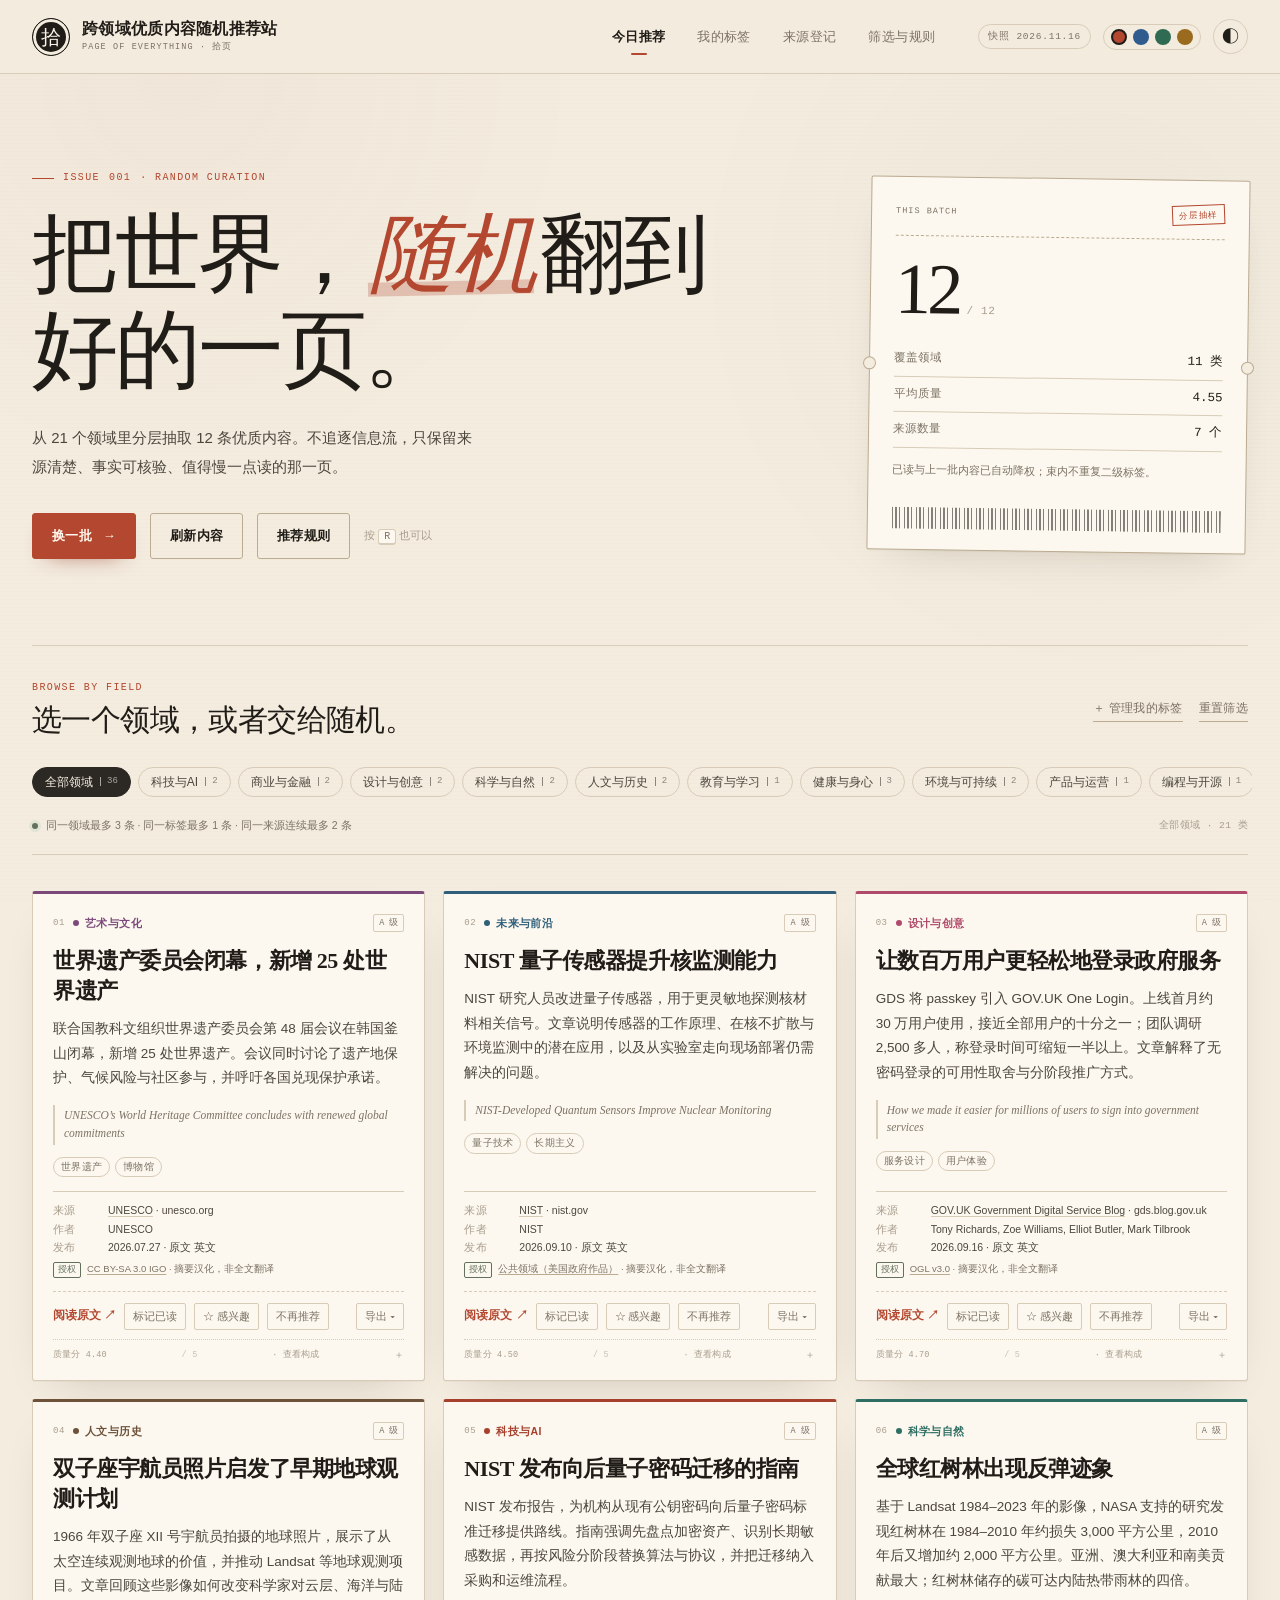
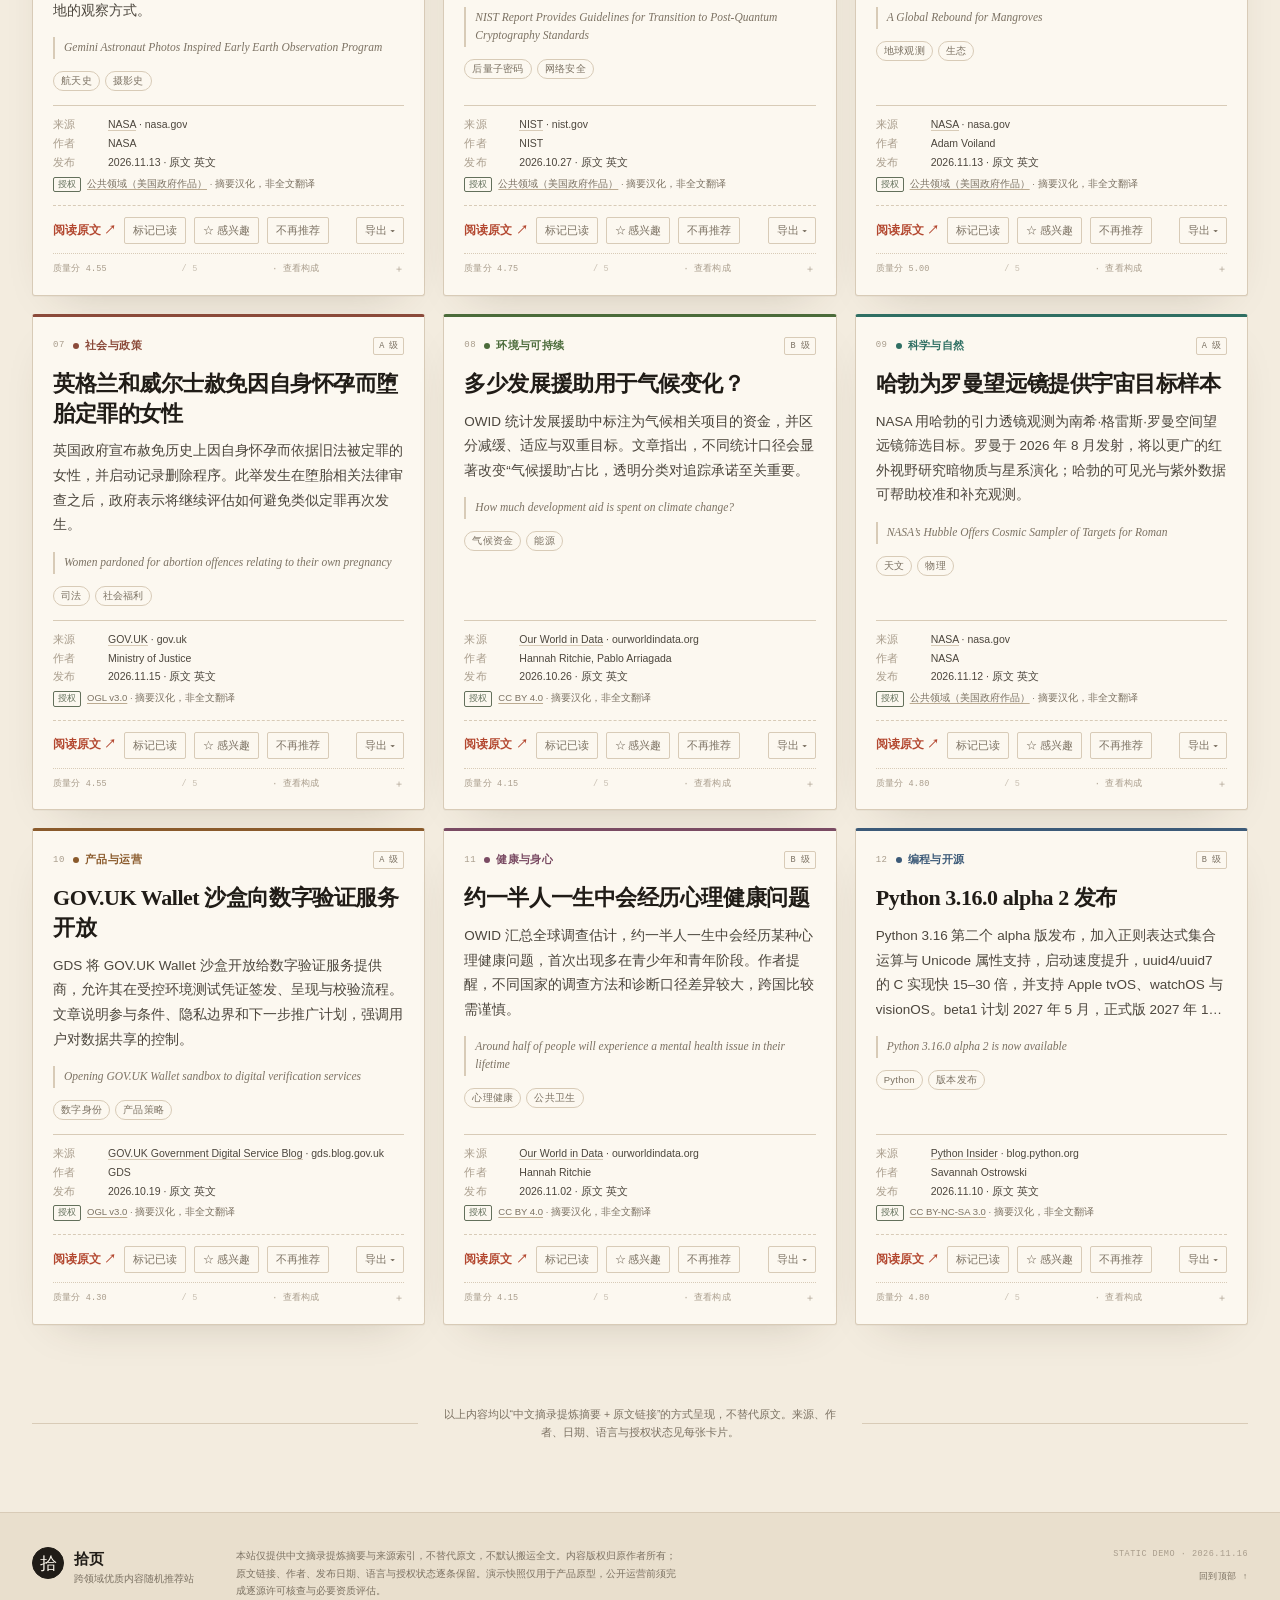
<file: index.html>
<!doctype html>
<html lang="zh-CN">
<head>
  <meta charset="utf-8">
  <meta name="viewport" content="width=device-width, initial-scale=1">
  <meta name="theme-color" content="#f3ecdf">
  <title>跨领域优质内容随机推荐站 · 拾页</title>
  <meta name="description" content="从 21 个领域随机挑选优质内容，提供中文摘录提炼摘要、原始来源与原文链接。">
  <link rel="stylesheet" href="assets/css/styles.css">
  <link rel="stylesheet" href="assets/css/export.css">
</head>
<body>
  <a class="skip-link" href="#main">跳到主要内容</a>

  <header class="site-header" id="top">
    <div class="shell header-inner">
      <a class="brand" href="#top" aria-label="跨领域优质内容随机推荐站首页">
        <span class="brand-mark" aria-hidden="true">拾</span>
        <span class="brand-copy">
          <strong>跨领域优质内容随机推荐站</strong>
          <small>PAGE OF EVERYTHING · 拾页</small>
        </span>
      </a>

      <nav class="main-nav" aria-label="主导航">
        <button type="button" class="nav-link is-active" data-view="feed" aria-current="page">今日推荐</button>
        <button type="button" class="nav-link" data-view="tags">我的标签</button>
        <button type="button" class="nav-link" data-view="sources">来源登记</button>
        <button type="button" class="nav-link" data-view="method">筛选与规则</button>
      </nav>

      <div class="header-tools">
        <span class="snapshot" id="snapshot-label" title="本页使用静态演示快照">快照 2026.11.16</span>
        <div class="palette-picker" id="palette-picker" role="group" aria-label="主题颜色预设"></div>
        <button type="button" class="icon-button" id="theme-toggle" aria-label="切换深浅色主题" title="切换深浅色主题">
          <span class="theme-icon" aria-hidden="true">◐</span>
        </button>
      </div>
    </div>
  </header>

  <main id="main" class="shell">
    <section id="view-feed" class="view" aria-labelledby="feed-title">
      <section class="hero">
        <div class="hero-copy">
          <p class="eyebrow"><span class="eyebrow-rule"></span> ISSUE <span id="issue-number">001</span> · RANDOM CURATION</p>
          <h1 id="feed-title">把世界，<span class="hero-accent">随机</span>翻到<br>好的一页。</h1>
          <p class="hero-lead">从 21 个领域里分层抽取 12 条优质内容。不追逐信息流，只保留来源清楚、事实可核验、值得慢一点读的那一页。</p>
          <div class="hero-actions">
            <button type="button" class="button button-primary" id="shuffle-button">
              <span>换一批</span>
              <span class="button-arrow" aria-hidden="true">→</span>
            </button>
            <button type="button" class="button button-quiet" id="refresh-button" title="保留标记「感兴趣」的内容，把其余内容换成新爬取的主题">刷新内容</button>
            <button type="button" class="button button-quiet" id="explain-button">推荐规则</button>
            <span class="key-hint">按 <kbd>R</kbd> 也可以</span>
          </div>
        </div>

        <aside class="batch-ticket" aria-label="本批推荐概况">
          <div class="ticket-top">
            <span class="ticket-label">THIS BATCH</span>
            <span class="ticket-stamp">分层抽样</span>
          </div>
          <div class="ticket-number"><span id="batch-count">—</span><small>/ 12</small></div>
          <dl class="ticket-stats">
            <div><dt>覆盖领域</dt><dd id="batch-categories">—</dd></div>
            <div><dt>平均质量</dt><dd id="batch-score">—</dd></div>
            <div><dt>来源数量</dt><dd id="batch-sources">—</dd></div>
          </dl>
          <p class="ticket-note" id="batch-note">正在从候选池中抽取……</p>
          <div class="ticket-barcode" aria-hidden="true"></div>
        </aside>
      </section>

      <section class="filter-panel" aria-labelledby="filter-title">
        <div class="section-heading compact">
          <div>
            <p class="section-kicker">BROWSE BY FIELD</p>
            <h2 id="filter-title">选一个领域，或者交给随机。</h2>
          </div>
          <div class="filter-actions">
            <button type="button" class="text-button" id="manage-tags-button">＋ 管理我的标签</button>
            <button type="button" class="text-button" id="reset-filters">重置筛选</button>
          </div>
        </div>

        <div class="chip-scroller">
          <div class="chip-row" id="category-chips" role="group" aria-label="一级领域筛选">
            <button type="button" class="chip is-active" data-category="all" aria-pressed="true">全部领域 <span class="chip-count" id="count-all">—</span></button>
          </div>
        </div>

        <div class="tag-filter" id="tag-filter" hidden>
          <span class="tag-filter-label">二级标签</span>
          <div class="tag-row" id="tag-chips" role="group" aria-label="二级标签筛选"></div>
        </div>

        <div class="filter-foot">
          <p class="filter-hint"><span class="status-dot"></span> 同一领域最多 3 条 · 同一标签最多 1 条 · 同一来源连续最多 2 条</p>
          <p class="filter-mode" id="filter-mode">全部领域</p>
        </div>
      </section>

      <section id="feed-status" class="feed-status" aria-live="polite">
        <div class="skeleton-grid" aria-hidden="true">
          <div class="skeleton-card"></div>
          <div class="skeleton-card"></div>
          <div class="skeleton-card"></div>
          <div class="skeleton-card"></div>
          <div class="skeleton-card"></div>
          <div class="skeleton-card"></div>
        </div>
        <p class="loading-copy"><span class="spinner"></span> 正在筛选来源、核对摘要与许可……</p>
      </section>

      <section id="card-grid" class="card-grid" aria-live="polite" aria-label="推荐内容列表" hidden></section>

      <section id="empty-state" class="empty-state" hidden>
        <span class="empty-mark" aria-hidden="true">空</span>
        <h2>这一页暂时留白。</h2>
        <p id="empty-copy">这个筛选组合下没有通过质量筛选的内容。换一个领域，或重置筛选再看看。</p>
        <div class="empty-actions">
          <button type="button" class="button button-primary" id="empty-reset">查看全部领域</button>
          <button type="button" class="button button-quiet" id="empty-clear-hidden">恢复“不再推荐”的内容</button>
        </div>
      </section>

      <section class="end-note">
        <span class="end-rule"></span>
        <p>以上内容均以“中文摘录提炼摘要 + 原文链接”的方式呈现，不替代原文。来源、作者、日期、语言与授权状态见每张卡片。</p>
        <span class="end-rule"></span>
      </section>
    </section>

    <section id="view-tags" class="view" aria-labelledby="tags-title" hidden>
      <div class="page-intro">
        <p class="eyebrow"><span class="eyebrow-rule"></span> MY TAGS</p>
        <h1 id="tags-title">按自己的主题，<br>给内容<em>重新归类</em>。</h1>
        <p class="page-lead">创建关键词规则，本站会自动扫描当前与以后更新的所有内容，命中的文章打上你的标签，并出现在筛选器中。规则只保存在你自己的浏览器里，不影响来源许可与质量评分。</p>
      </div>

      <div class="notice-card">
        <strong>关于自动生效</strong>
        <p>标签是根据关键词自动匹配的，不写入内容池、不上传服务器。以后每次内容更新，页面加载时都会用你现有的规则重新匹配一遍，因此你创建的标签会自动覆盖新文章。规则只在这台设备、这个浏览器有效。</p>
      </div>

      <div class="tag-manager">
        <form id="tag-create-form" class="tag-create-form" autocomplete="off">
          <h2>新建标签规则</h2>
          <div class="tag-field">
            <label for="tag-name-input">标签名称</label>
            <input id="tag-name-input" type="text" maxlength="20" placeholder="例如：引力波" required>
            <p class="tag-hint">最多 20 字，不能与已有标签重名。</p>
          </div>
          <div class="tag-field">
            <label for="tag-category-input">作用领域</label>
            <select id="tag-category-input">
              <option value="all">全部领域</option>
            </select>
            <p class="tag-hint">选择“全部领域”时，关键词会在任意领域的文章中匹配。</p>
          </div>
          <div class="tag-field">
            <label for="tag-keywords-input">关键词</label>
            <textarea id="tag-keywords-input" rows="3" placeholder="用逗号、分号或换行分隔，例如：引力波, 黑洞, 时空"></textarea>
            <p class="tag-hint">最多 12 个关键词，每个不超过 60 字。命中任意一个即打上标签（不区分大小写）。</p>
          </div>
          <button type="submit" class="button button-primary" id="tag-create-submit">创建标签</button>
          <p id="tag-form-message" class="tag-form-message" role="status" aria-live="polite"></p>
        </form>

        <div class="tag-rules-panel">
          <div class="section-heading compact">
            <div>
              <p class="section-kicker">YOUR RULES</p>
              <h2>我的规则 <span id="tag-rule-count" class="tag-rule-count">0</span></h2>
            </div>
          </div>
          <div id="tag-rule-list" class="tag-rule-list" aria-live="polite"></div>
        </div>
      </div>
    </section>

    <section id="view-sources" class="view" aria-labelledby="sources-title" hidden>
      <div class="page-intro">
        <p class="eyebrow"><span class="eyebrow-rule"></span> SOURCE LEDGER</p>
        <h1 id="sources-title">每一个来源，<br>都要说清楚<em>凭什么</em>。</h1>
        <p class="page-lead">来源登记不是装饰。等级、获取方式、许可依据、robots 核查、是否允许翻译/衍生、最近复核日期，缺一项就不进入推荐池。RSS 或 API 的存在，本身不构成转载许可。</p>
      </div>

      <div class="ledger-summary">
        <div><span class="ledger-number" id="source-active-count">—</span><span>个在池来源</span></div>
        <div><span class="ledger-number" id="source-excluded-count">—</span><span>个反例 / 已排除</span></div>
        <div><span class="ledger-number" id="source-review-count">—</span><span>个待 90 天复核</span></div>
      </div>

      <div class="notice-card">
        <strong>边界提示</strong>
        <p>本站默认只展示“标题 + 中文摘录提炼摘要 + 原文链接”，即使 feed 输出全文、即使来源属于公共领域，也不把全文嵌入页面或以折叠、展开、图片化方式呈现。来源条款禁止翻译或衍生作品的，不生成摘要，只保留“原文标题 + 链接”模式；演示池中此类来源直接排除。</p>
      </div>

      <div class="source-toolbar">
        <div class="chip-row" id="source-grade-chips" role="group" aria-label="来源等级筛选">
          <button type="button" class="chip is-active" data-grade="all" aria-pressed="true">全部</button>
          <button type="button" class="chip" data-grade="A" aria-pressed="false">A 级</button>
          <button type="button" class="chip" data-grade="B" aria-pressed="false">B 级</button>
          <button type="button" class="chip" data-grade="C" aria-pressed="false">C 级</button>
          <button type="button" class="chip" data-grade="D" aria-pressed="false">D 级</button>
          <button type="button" class="chip" data-grade="excluded" aria-pressed="false">已排除</button>
        </div>
        <p class="toolbar-note" id="source-toolbar-note">按来源等级审查，不代替逐源许可核查。</p>
      </div>

      <div id="source-list" class="source-list" aria-live="polite"></div>

      <section class="mini-section">
        <div class="section-heading compact">
          <div>
            <p class="section-kicker">REVIEW RHYTHM</p>
            <h2>复核与监控节奏</h2>
          </div>
        </div>
        <div class="rhythm-grid">
          <div class="rhythm-item"><span>01</span><h3>每 90 天</h3><p>至少复核一次来源等级、条款、robots 与翻译/衍生边界；到期前在来源卡上标出。</p></div>
          <div class="rhythm-item"><span>02</span><h3>连续 7 天</h3><p>无有效条目则自动降权或移出池；不以旧条目反复凑数。</p></div>
          <div class="rhythm-item"><span>03</span><h3>收到投诉</h3><p>立即暂停该来源与相关条目，完成 takedown 记录后再决定是否恢复。</p></div>
          <div class="rhythm-item"><span>04</span><h3>Feed 变化</h3><p>RSS 从摘要变全文，或从全文变摘要，都不改变本站“只做摘要 + 链接”的使用边界。</p></div>
        </div>
      </section>
    </section>

    <section id="view-method" class="view" aria-labelledby="method-title" hidden>
      <div class="page-intro">
        <p class="eyebrow"><span class="eyebrow-rule"></span> QUALITY PIPELINE</p>
        <h1 id="method-title">不是“抓来就推”，<br>而是四道门之后<em>才见面</em>。</h1>
        <p class="page-lead">来源准入 → 硬性否决 → 加权评分 → 领域适配。前一层输出是后一层输入，任一层未通过都不进入推荐池。你看到的每一条，都能反查到它的通过理由与分数构成。</p>
      </div>

      <ol class="pipeline">
        <li class="pipeline-step">
          <span class="step-index">01</span>
          <div><h2>来源准入</h2><p>A 级政府/监管/稿源名单/同行评议期刊/官方统计；B 级行业协会白皮书、主流媒体原创、可识别专家博客；C 级企业官网/产品博客/商业报告；D 级匿名、无法追溯、低质聚合、历史违规或利益冲突无法验证。D 不进池，C 单批最多 3 条。</p></div>
        </li>
        <li class="pipeline-step">
          <span class="step-index">02</span>
          <div><h2>硬性否决</h2><p>正文过短、标题党且无事实增量、实质信息占比 &lt; 30%、同 URL/标题相似度 &gt; 90%、同一事件无新增事实、超出领域时效窗口、D 级来源、来源条款禁止翻译/衍生作品——命中即丢。</p></div>
        </li>
        <li class="pipeline-step">
          <span class="step-index">03</span>
          <div><h2>加权评分</h2><p>来源等级 25%、信息密度 25%、事实可核验性 20%、时效性 15%、领域代表性 15%。总分低于 3.0 不进池。阈值可配置，但不设无下限。</p></div>
        </li>
        <li class="pipeline-step">
          <span class="step-index">04</span>
          <div><h2>领域适配</h2><p>科技/商业/产品/编程提高时效权重至 25%、来源降至 20%；科学/健康/环境提高事实权重至 30%；人文/历史/艺术/生活方式把时效降至 5%，信息密度与领域代表性各提至 30%。</p></div>
        </li>
      </ol>

      <section class="audit-section" aria-labelledby="audit-title">
        <div class="section-heading">
          <div>
            <p class="section-kicker">AUDIT TRAIL</p>
            <h2 id="audit-title">本快照的质检台账</h2>
            <p>演示数据：36 条候选全部通过四层筛选；9 条被否决样本用于展示原因记录。真实运营时应接入后端日志。</p>
          </div>
          <div class="audit-stats">
            <div><strong id="audit-passed">—</strong><span>通过</span></div>
            <div><strong id="audit-rejected">—</strong><span>否决样本</span></div>
            <div><strong id="audit-rate">—</strong><span>通过率</span></div>
          </div>
        </div>

        <div class="table-wrap">
          <table class="data-table">
            <caption>被否决样本与原因（演示）</caption>
            <thead><tr><th>条目</th><th>来源 / 等级</th><th>领域</th><th>分数</th><th>否决原因</th></tr></thead>
            <tbody id="audit-body"></tbody>
          </table>
        </div>
      </section>

      <section class="audit-section">
        <div class="section-heading">
          <div>
            <p class="section-kicker">SOURCE HEALTH</p>
            <h2>来源通过率监控</h2>
            <p>连续 30 天通过率 &gt; 90% 复核等级是否过宽；&lt; 10% 考虑降级。整体通过率 &gt; 70% 说明筛选过松，&lt; 15% 说明来源池过窄。</p>
          </div>
        </div>
        <div class="table-wrap">
          <table class="data-table">
            <caption>演示来源的 30 天通过率</caption>
            <thead><tr><th>来源</th><th>提交</th><th>通过</th><th>通过率</th><th>监控标记</th></tr></thead>
            <tbody id="source-health-body"></tbody>
          </table>
        </div>
      </section>

      <section class="audit-section" aria-labelledby="trace-title">
        <div class="section-heading">
          <div>
            <p class="section-kicker">TRACEABILITY</p>
            <h2 id="trace-title">抽检 10 条：分数从哪来</h2>
            <p>来源等级、信息密度、事实可核验、时效、领域代表性五项加权；同时显示摘要字数上限与是否进入“经典/长尾”。</p>
          </div>
        </div>
        <div class="table-wrap">
          <table class="data-table trace-table">
            <caption>推荐池加权分与摘要边界</caption>
            <thead><tr><th>条目</th><th>领域</th><th>来源</th><th>分数</th><th>摘要字数</th><th>时效</th><th>标签</th></tr></thead>
            <tbody id="trace-body"></tbody>
          </table>
        </div>
      </section>

      <section class="method-notes">
        <div class="section-heading compact">
          <div><p class="section-kicker">HOW THE BATCH IS DRAWN</p><h2>抽样不是纯随机</h2></div>
        </div>
        <div class="notes-grid">
          <div class="note-block"><h3>领域优先</h3><p>先从未覆盖领域各抽 1 条，尽量达到 8 个领域，再按分数加权填充。同一领域最多 3 条，同一二级标签最多 1 条。</p></div>
          <div class="note-block"><h3>权重修正</h3><p>已读内容乘以 0.35，上一批内容乘以 0.15，同来源重复出现按 0.55 递减；分数越高权重越高，但不是“高分必出”。</p></div>
          <div class="note-block"><h3>来源错位</h3><p>选完后重排，尽量不让同一来源连续出现 3 次；若约束无法满足，保留可用结果并在批次说明中提示，不用重复内容凑数。</p></div>
          <div class="note-block"><h3>边界清楚</h3><p>某领域不足时自动跳过；“不再推荐类似内容”写入 localStorage，只影响本机推荐，不影响导出。</p></div>
        </div>
      </section>

      <details class="config-details">
        <summary>查看本页实际使用的关键配置</summary>
        <dl class="config-list" id="config-list"></dl>
      </details>
    </section>
  </main>

  <footer class="site-footer">
    <div class="shell footer-inner">
      <div class="footer-brand">
        <span class="brand-mark small" aria-hidden="true">拾</span>
        <p><strong>拾页</strong><br>跨领域优质内容随机推荐站</p>
      </div>
      <p class="footer-legal">本站仅提供中文摘录提炼摘要与来源索引，不替代原文，不默认搬运全文。内容版权归原作者所有；原文链接、作者、发布日期、语言与授权状态逐条保留。演示快照仅用于产品原型，公开运营前须完成逐源许可核查与必要资质评估。</p>
      <div class="footer-meta"><span>STATIC DEMO · 2026.11.16</span><a href="#top">回到顶部 ↑</a></div>
    </div>
  </footer>

  <div id="toast" class="toast" role="status" aria-live="polite" hidden></div>

  <div id="export-overlay" class="export-overlay" hidden>
    <div class="export-dialog" role="dialog" aria-modal="true" aria-labelledby="export-title">
      <p class="section-kicker">EXPORT STUDIO</p>
      <h2 id="export-title">正在准备这一页</h2>
      <p class="export-status" id="export-status">正在准备字体…</p>
      <div class="export-progress" aria-hidden="true"><span></span></div>
      <p class="export-detail" id="export-detail">导出为独立模板，不会截取卡片，也不会影响列表与已读状态。</p>
      <div class="export-error" id="export-error" hidden>
        <p id="export-error-copy"></p>
        <div class="export-error-actions">
          <button type="button" class="button button-primary" id="export-retry">重试</button>
          <button type="button" class="button button-quiet" id="export-print">改用打印</button>
        </div>
      </div>
      <button type="button" class="export-close" id="export-close" aria-label="关闭导出面板">×</button>
    </div>
  </div>

  <div id="export-stage" aria-hidden="true"></div>
  <div id="print-root" aria-hidden="true"></div>

  <script src="data/fallback-data.js"></script>
  <script src="assets/js/config.js"></script>
  <script src="assets/js/qrcode.js"></script>
  <script src="assets/js/data-loader.js"></script>
  <script src="assets/js/quality.js"></script>
  <script src="assets/js/recommender.js"></script>
  <script src="assets/js/storage.js"></script>
  <script src="assets/js/custom-tags.js"></script>
  <script src="assets/js/live-fetch.js"></script>
  <script src="assets/js/pdf-lite.js"></script>
  <script src="assets/js/export-styles.js"></script>
  <script src="assets/js/exporter.js"></script>
  <script src="assets/js/ui.js"></script>
  <script src="assets/js/main.js"></script>
</body>
</html>
</file>
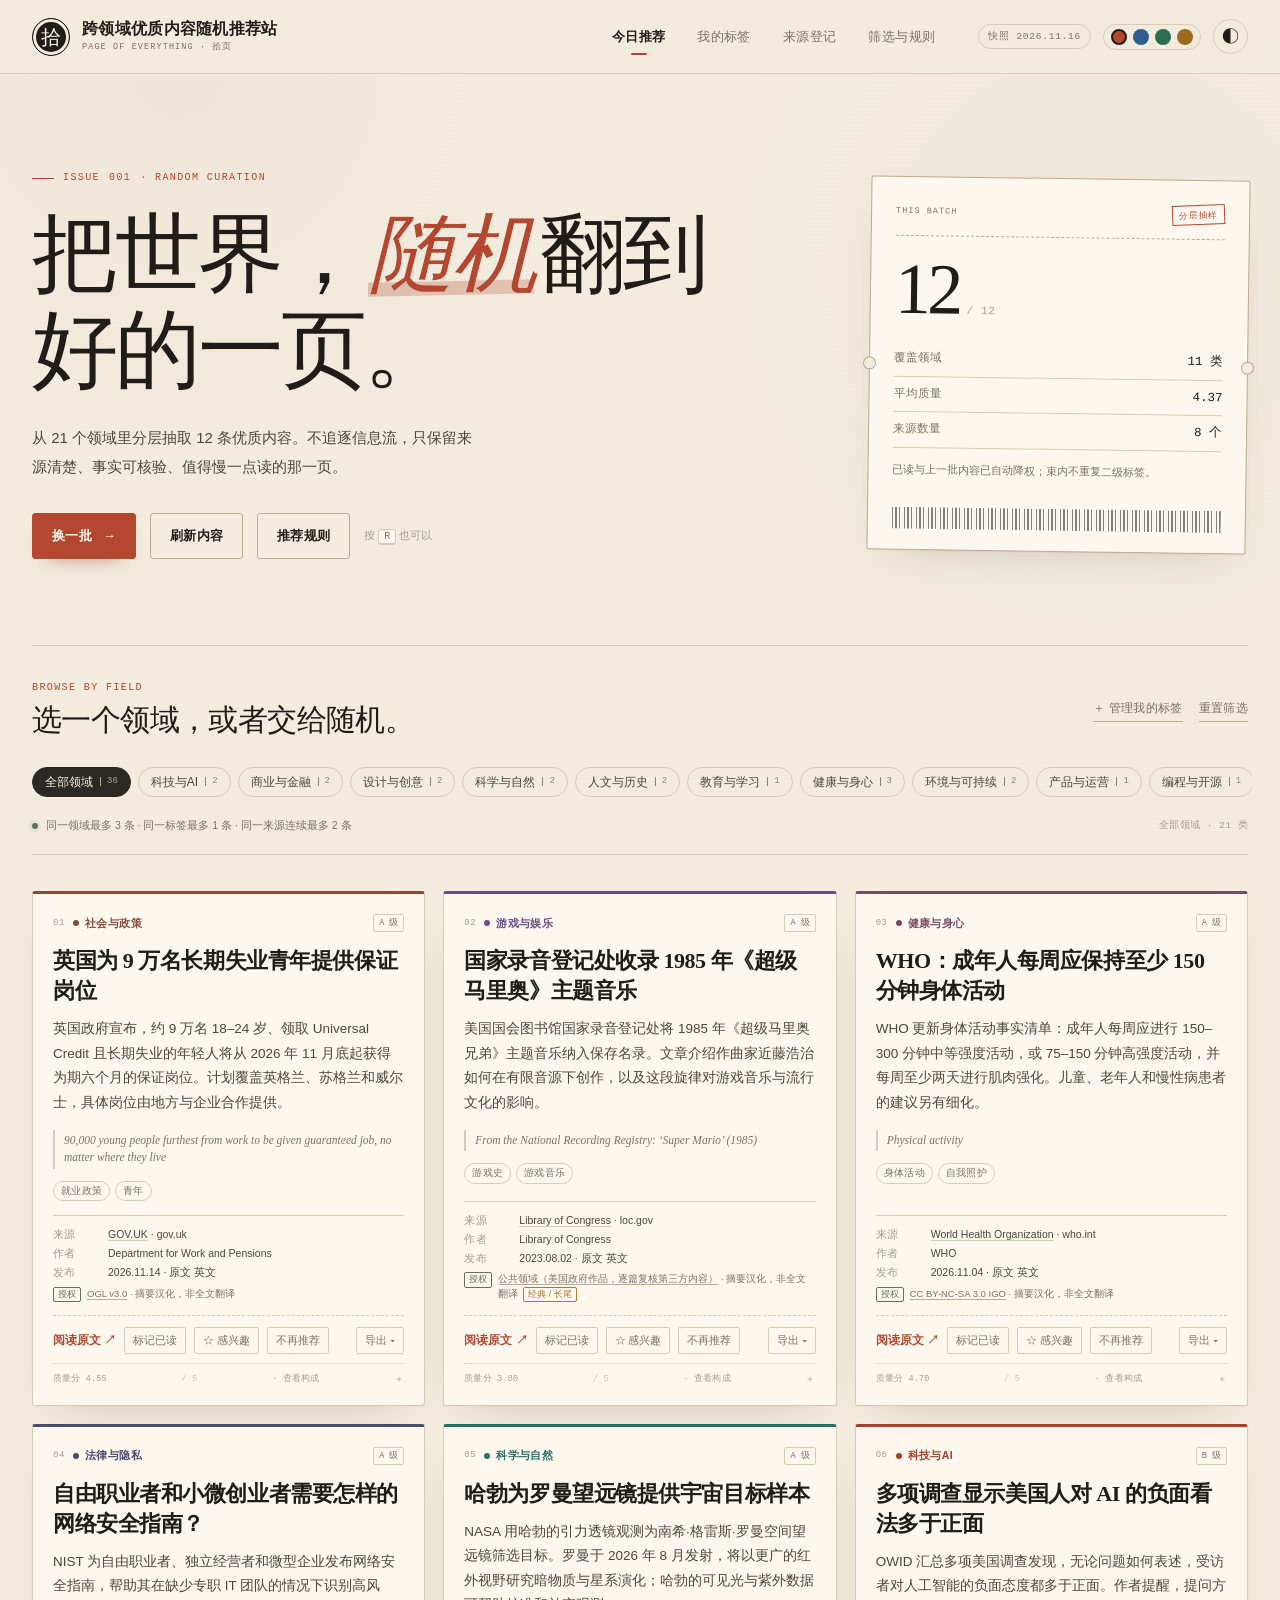
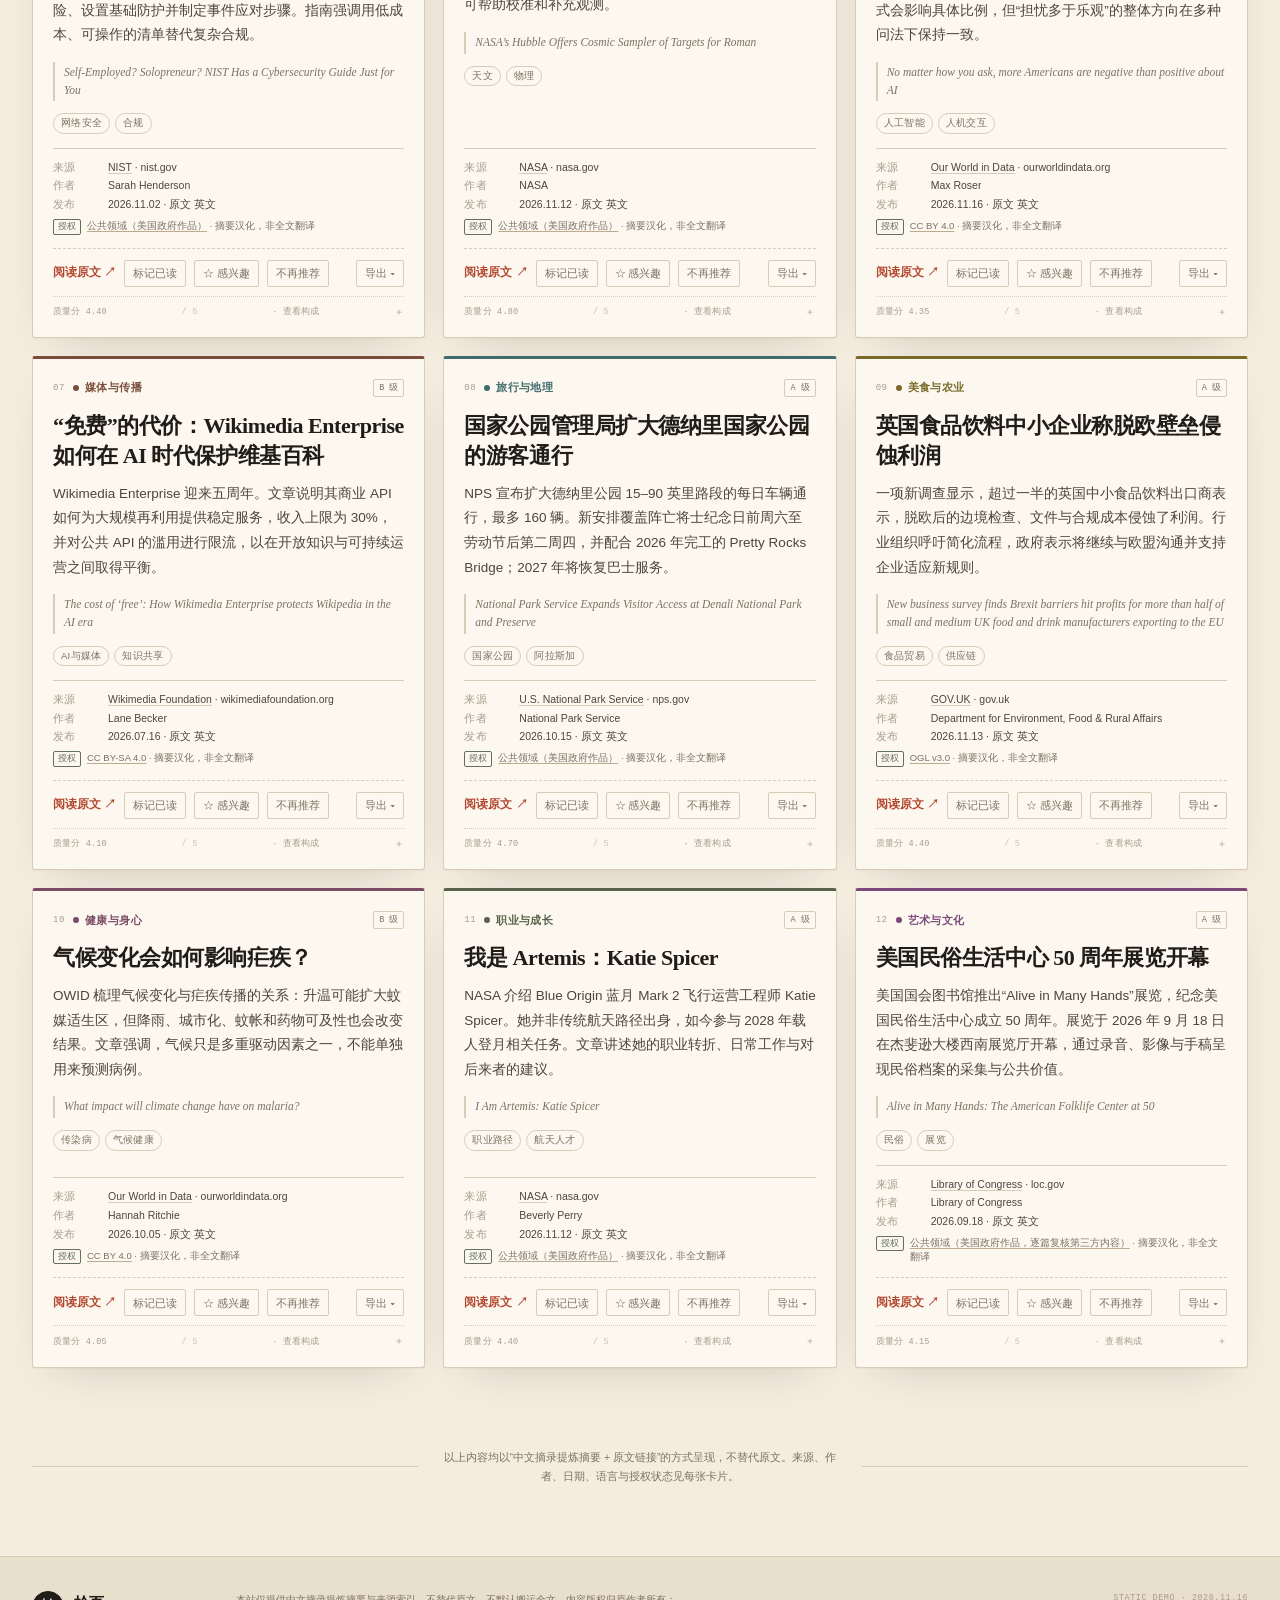
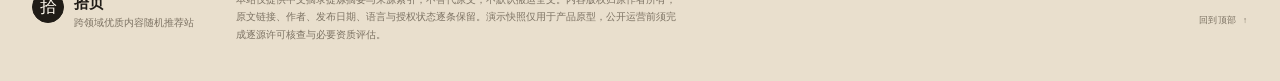
<file: docs/index.html>
<!doctype html>
<html lang="zh-CN">
<head>
  <meta charset="utf-8">
  <meta name="viewport" content="width=device-width, initial-scale=1">
  <meta name="theme-color" content="#f3ecdf">
  <title>跨领域优质内容随机推荐站 · 拾页</title>
  <meta name="description" content="从 21 个领域随机挑选优质内容，提供中文摘录提炼摘要、原始来源与原文链接。">
  <style>
/* assets/css/styles.css */
/* =========================================================
   拾页 · 跨领域优质内容随机推荐站
   暖纸 / 墨色 / 朱砂 —— 编辑部式阅读界面
   ========================================================= */

:root {
  color-scheme: light;
  --paper: #f3ecdf;
  --paper-deep: #e9dfcd;
  --paper-soft: #faf5eb;
  --card: #fcf8f0;
  --card-raised: #fffdf8;
  --ink: #201c17;
  --ink-soft: #4c463d;
  --muted: #7c7263;
  --faint: #a99d8c;
  --line: #d8cbb7;
  --line-strong: #bcab91;
  --accent: #b3472f;
  --accent-deep: #8e3220;
  --accent-soft: #f0d9cf;
  --accent-wash: rgba(179, 71, 47, .08);
  --olive: #63705b;
  --olive-soft: #dfe4d5;
  --gold: #a77a35;
  --gold-soft: #efe2c8;
  --selected: #2c2924;
  --selected-ink: #f8f1e4;
  --shadow: 0 1px 0 rgba(77, 62, 42, .04), 0 18px 45px -28px rgba(64, 47, 25, .28);
  --shadow-lift: 0 2px 0 rgba(77, 62, 42, .05), 0 26px 60px -32px rgba(64, 47, 25, .38);
  --radius: 3px;
  --radius-lg: 8px;
  --serif: "Iowan Old Style", "Palatino Linotype", "Book Antiqua", "Songti SC", "STSong", "SimSun", Georgia, serif;
  --sans: "Inter", "SF Pro Text", "PingFang SC", "Hiragino Sans GB", "Microsoft YaHei", "Noto Sans SC", sans-serif;
  --mono: "SFMono-Regular", Consolas, "Liberation Mono", Menlo, monospace;
  --shell: 1240px;
  --header-h: 74px;
  --ease: cubic-bezier(.22, 1, .36, 1);
}

[data-theme="dark"] {
  color-scheme: dark;
  --paper: #171410;
  --paper-deep: #100e0b;
  --paper-soft: #211c16;
  --card: #211c16;
  --card-raised: #272119;
  --ink: #f1e8d9;
  --ink-soft: #c8bca9;
  --muted: #a29582;
  --faint: #7d7161;
  --line: #3b3227;
  --line-strong: #554737;
  --accent: #dc7659;
  --accent-deep: #ec9075;
  --accent-soft: #44261e;
  --accent-wash: rgba(220, 118, 89, .1);
  --olive: #9aa98a;
  --olive-soft: #2b3325;
  --gold: #d0a45f;
  --gold-soft: #352b1b;
  --selected: #eadbc3;
  --selected-ink: #201c17;
  --shadow: 0 1px 0 rgba(0, 0, 0, .16), 0 22px 50px -30px rgba(0, 0, 0, .8);
  --shadow-lift: 0 2px 0 rgba(0, 0, 0, .2), 0 30px 60px -30px rgba(0, 0, 0, .9);
}

/* =========================================================
   主题颜色预设
   与明暗(data-theme)正交：预设只换强调色与纸色调，明暗仍由 data-theme 决定。
   朱砂(vermilion) 为默认，沿用 :root / [data-theme="dark"]，无需覆盖。
   ========================================================= */

/* 靛蓝 · 浅色 */
[data-palette="indigo"] {
  --paper: #eef1f5;
  --paper-deep: #e2e8f0;
  --paper-soft: #f7f9fc;
  --card: #fbfcfe;
  --card-raised: #ffffff;
  --accent: #2f5b8e;
  --accent-deep: #1f4068;
  --accent-soft: #d6e2f0;
  --accent-wash: rgba(47, 91, 142, .08);
}
/* 靛蓝 · 深色 */
[data-theme="dark"][data-palette="indigo"] {
  --paper: #12161c;
  --paper-deep: #0c0f14;
  --paper-soft: #1a2028;
  --card: #1a2028;
  --card-raised: #202834;
  --accent: #7aa6d8;
  --accent-deep: #9dbfe6;
  --accent-soft: #1b2c40;
  --accent-wash: rgba(122, 166, 216, .12);
}

/* 松绿 · 浅色 */
[data-palette="pine"] {
  --paper: #edf2ec;
  --paper-deep: #e0e9df;
  --paper-soft: #f7faf6;
  --card: #fbfdfa;
  --card-raised: #ffffff;
  --accent: #2f6b52;
  --accent-deep: #20503c;
  --accent-soft: #d3e6da;
  --accent-wash: rgba(47, 107, 82, .08);
}
/* 松绿 · 深色 */
[data-theme="dark"][data-palette="pine"] {
  --paper: #101713;
  --paper-deep: #0a100c;
  --paper-soft: #18211b;
  --card: #18211b;
  --card-raised: #1e2a22;
  --accent: #77b79a;
  --accent-deep: #9ccfb4;
  --accent-soft: #183027;
  --accent-wash: rgba(119, 183, 154, .12);
}

/* 琥珀 · 浅色 */
[data-palette="amber"] {
  --paper: #f5efe2;
  --paper-deep: #ece3cf;
  --paper-soft: #fbf7ed;
  --card: #fdfaf1;
  --card-raised: #fffdf6;
  --accent: #9a6b1f;
  --accent-deep: #7a5212;
  --accent-soft: #f0e3c8;
  --accent-wash: rgba(154, 107, 31, .09);
}
/* 琥珀 · 深色 */
[data-theme="dark"][data-palette="amber"] {
  --paper: #17140e;
  --paper-deep: #100d08;
  --paper-soft: #211c12;
  --card: #211c12;
  --card-raised: #292317;
  --accent: #d9a94f;
  --accent-deep: #eec27a;
  --accent-soft: #3a2c12;
  --accent-wash: rgba(217, 169, 79, .12);
}

/* 调色板选择器：标题栏的一组小色点 */
.palette-picker {
  display: flex;
  align-items: center;
  gap: 6px;
  padding: 4px 7px;
  border: 1px solid var(--line);
  border-radius: 999px;
  background: transparent;
}
.palette-dot {
  width: 16px;
  height: 16px;
  border-radius: 50%;
  border: 2px solid transparent;
  background: var(--dot);
  cursor: pointer;
  padding: 0;
  transition: transform .2s var(--ease), border-color .2s;
}
.palette-dot:hover { transform: scale(1.18); }
.palette-dot[aria-pressed="true"] { border-color: var(--ink); }

*,
*::before,
*::after { box-sizing: border-box; }

html { scroll-behavior: smooth; scroll-padding-top: calc(var(--header-h) + 22px); }

body {
  margin: 0;
  min-width: 320px;
  background: var(--paper);
  color: var(--ink);
  font-family: var(--sans);
  font-size: 15px;
  line-height: 1.65;
  -webkit-font-smoothing: antialiased;
  text-rendering: optimizeLegibility;
  overflow-x: hidden;
}

body::before {
  content: "";
  position: fixed;
  inset: 0;
  pointer-events: none;
  z-index: 0;
  opacity: .55;
  background:
    radial-gradient(circle at 14% 8%, rgba(179, 71, 47, .055), transparent 31%),
    radial-gradient(circle at 86% 30%, rgba(99, 112, 91, .06), transparent 34%),
    repeating-linear-gradient(0deg, rgba(110, 92, 66, .025) 0, rgba(110, 92, 66, .025) 1px, transparent 1px, transparent 4px);
}

[data-theme="dark"] body::before { opacity: .35; }

::selection { background: var(--accent); color: #fff8ec; }

img, svg { max-width: 100%; }

button, input, select, textarea { font: inherit; color: inherit; }

button { cursor: pointer; }

a { color: inherit; }

h1, h2, h3, p, dl, dd, ol, ul { margin: 0; }

em { font-style: italic; }

[hidden] { display: none !important; }

:focus-visible {
  outline: 2px solid var(--accent);
  outline-offset: 3px;
}

.skip-link {
  position: fixed;
  left: 16px;
  top: -70px;
  z-index: 1000;
  padding: 10px 16px;
  background: var(--ink);
  color: var(--paper-soft);
  border-radius: 999px;
  text-decoration: none;
  transition: top .2s;
}
.skip-link:focus { top: 12px; }

.shell {
  width: min(calc(100% - 64px), var(--shell));
  margin-inline: auto;
  position: relative;
  z-index: 1;
}

/* ---------- Header ---------- */

.site-header {
  position: sticky;
  top: 0;
  z-index: 50;
  height: var(--header-h);
  border-bottom: 1px solid var(--line);
  background: color-mix(in srgb, var(--paper) 88%, transparent);
  backdrop-filter: blur(14px) saturate(1.1);
}

.header-inner {
  height: 100%;
  display: flex;
  align-items: center;
  gap: 28px;
}

.brand {
  display: inline-flex;
  align-items: center;
  gap: 12px;
  text-decoration: none;
  flex: 0 0 auto;
}

.brand-mark {
  width: 38px;
  height: 38px;
  display: grid;
  place-items: center;
  border: 1px solid var(--ink);
  background: var(--ink);
  color: var(--paper-soft);
  font-family: var(--serif);
  font-size: 20px;
  line-height: 1;
  border-radius: 50%;
  box-shadow: inset 0 0 0 3px var(--paper), inset 0 0 0 4px var(--ink);
}
.brand-mark.small { width: 32px; height: 32px; font-size: 17px; box-shadow: none; }

.brand-copy { display: grid; gap: 1px; }
.brand-copy strong {
  font-family: var(--serif);
  font-weight: 600;
  font-size: 15.5px;
  letter-spacing: .02em;
  line-height: 1.3;
}
.brand-copy small {
  font-family: var(--mono);
  font-size: 8.5px;
  letter-spacing: .13em;
  color: var(--muted);
}

.main-nav {
  display: flex;
  align-items: center;
  gap: 2px;
  margin-left: auto;
}

.nav-link {
  position: relative;
  border: 0;
  background: transparent;
  color: var(--muted);
  padding: 10px 15px;
  font-size: 13px;
  letter-spacing: .03em;
  border-radius: 999px;
  transition: color .2s, background .2s;
}
.nav-link:hover { color: var(--ink); background: var(--accent-wash); }
.nav-link.is-active { color: var(--ink); font-weight: 600; }
.nav-link.is-active::after {
  content: "";
  position: absolute;
  left: 50%;
  bottom: 2px;
  width: 16px;
  height: 2px;
  background: var(--accent);
  transform: translateX(-50%);
  border-radius: 2px;
}

.header-tools {
  display: flex;
  align-items: center;
  gap: 12px;
  flex: 0 0 auto;
}

.snapshot {
  font-family: var(--mono);
  font-size: 9.5px;
  letter-spacing: .08em;
  color: var(--muted);
  border: 1px solid var(--line);
  padding: 4px 9px;
  border-radius: 999px;
  white-space: nowrap;
}

.icon-button {
  width: 35px;
  height: 35px;
  display: grid;
  place-items: center;
  border: 1px solid var(--line);
  border-radius: 50%;
  background: transparent;
  transition: transform .35s var(--ease), border-color .2s, background .2s;
}
.icon-button:hover { border-color: var(--ink); background: var(--card); transform: rotate(18deg); }
.theme-icon { font-size: 17px; line-height: 1; }

/* ---------- Shared type ---------- */

.eyebrow, .section-kicker {
  font-family: var(--mono);
  font-size: 10px;
  letter-spacing: .14em;
  text-transform: uppercase;
  color: var(--accent);
  display: flex;
  align-items: center;
  gap: 9px;
}
.eyebrow-rule {
  width: 22px;
  height: 1px;
  background: currentColor;
  display: inline-block;
}

.hero h1, .page-intro h1 {
  font-family: var(--serif);
  font-weight: 500;
  letter-spacing: -.035em;
  line-height: 1.13;
}

.hero-accent {
  color: var(--accent);
  font-style: italic;
  position: relative;
  padding: 0 .06em;
}
.hero-accent::after {
  content: "";
  position: absolute;
  left: 2%;
  right: 4%;
  bottom: .08em;
  height: .16em;
  background: var(--accent);
  opacity: .26;
  transform: rotate(-1.2deg);
}

.page-intro h1 em { color: var(--accent); font-weight: 400; }

.hero-lead, .page-lead {
  color: var(--ink-soft);
  font-size: 15px;
  line-height: 1.9;
  max-width: 55ch;
}

.section-heading {
  display: flex;
  justify-content: space-between;
  align-items: flex-end;
  gap: 26px;
  margin-bottom: 24px;
}
.section-heading.compact { align-items: center; }
.section-heading h2 {
  font-family: var(--serif);
  font-size: clamp(22px, 2.5vw, 30px);
  font-weight: 500;
  letter-spacing: -.02em;
  line-height: 1.25;
  margin-top: 5px;
}
.section-heading p:not(.section-kicker) {
  margin-top: 7px;
  color: var(--muted);
  font-size: 13px;
  max-width: 68ch;
}

/* ---------- Buttons ---------- */

.button {
  min-height: 43px;
  display: inline-flex;
  align-items: center;
  justify-content: center;
  gap: 11px;
  border-radius: var(--radius);
  padding: 11px 19px;
  border: 1px solid transparent;
  font-size: 13px;
  font-weight: 600;
  letter-spacing: .02em;
  text-decoration: none;
  transition: transform .2s var(--ease), background .2s, color .2s, border-color .2s, box-shadow .2s;
}
.button:active { transform: translateY(1px); }

.button-primary {
  background: var(--accent);
  border-color: var(--accent);
  color: #fff9ef;
  box-shadow: 0 10px 22px -16px rgba(142, 50, 32, .9);
}
.button-primary:hover { background: var(--accent-deep); border-color: var(--accent-deep); box-shadow: 0 14px 26px -14px rgba(142, 50, 32, .55); }
.button-arrow { transition: transform .25s var(--ease); }
.button-primary:hover .button-arrow { transform: translateX(4px); }

.button-quiet {
  background: transparent;
  border-color: var(--line-strong);
  color: var(--ink);
}
.button-quiet:hover { background: var(--card); border-color: var(--ink); }

.button-small { min-height: 34px; padding: 7px 13px; font-size: 12px; }

.text-button {
  border: 0;
  border-bottom: 1px solid var(--line-strong);
  background: transparent;
  padding: 3px 0;
  font-size: 11.5px;
  letter-spacing: .03em;
  color: var(--muted);
  transition: color .2s, border-color .2s;
}
.text-button:hover { color: var(--accent); border-color: var(--accent); }

.key-hint {
  font-size: 11px;
  color: var(--faint);
}
kbd {
  font-family: var(--mono);
  font-size: 10px;
  border: 1px solid var(--line);
  border-bottom-width: 2px;
  background: var(--card);
  border-radius: 3px;
  padding: 1px 5px;
  color: var(--muted);
}

/* ---------- Hero ---------- */

.hero {
  display: grid;
  grid-template-columns: minmax(0, 1.42fr) minmax(280px, .72fr);
  gap: clamp(40px, 7vw, 92px);
  align-items: center;
  padding: clamp(54px, 8vw, 96px) 0 clamp(58px, 7vw, 86px);
  border-bottom: 1px solid var(--line);
  position: relative;
}

.hero-copy { max-width: 760px; }
.hero h1 {
  font-size: clamp(48px, 6.7vw, 88px);
  margin: 20px 0 24px;
}
.hero-lead { max-width: 53ch; }
.hero-actions {
  display: flex;
  align-items: center;
  gap: 14px;
  flex-wrap: wrap;
  margin-top: 32px;
}

.batch-ticket {
  position: relative;
  background: var(--card);
  border: 1px solid var(--line-strong);
  padding: 24px 24px 20px;
  box-shadow: var(--shadow);
  transform: rotate(.8deg);
  border-radius: 2px;
}
.batch-ticket::before,
.batch-ticket::after {
  content: "";
  position: absolute;
  width: 13px;
  height: 13px;
  background: var(--paper);
  border: 1px solid var(--line-strong);
  border-radius: 50%;
  left: -7px;
  top: calc(50% - 6px);
}
.batch-ticket::after { left: auto; right: -7px; }

.ticket-top {
  display: flex;
  justify-content: space-between;
  align-items: center;
  font-family: var(--mono);
  font-size: 8.5px;
  letter-spacing: .12em;
  color: var(--muted);
  padding-bottom: 14px;
  border-bottom: 1px dashed var(--line-strong);
}
.ticket-stamp {
  color: var(--accent);
  border: 1px solid currentColor;
  padding: 2px 6px;
  transform: rotate(-3deg);
  font-family: var(--sans);
  letter-spacing: .08em;
}
.ticket-number {
  display: flex;
  align-items: baseline;
  gap: 7px;
  padding: 17px 0 4px;
}
.ticket-number span {
  font-family: var(--serif);
  font-size: clamp(52px, 6vw, 72px);
  line-height: 1;
  letter-spacing: -.05em;
  font-variant-numeric: lining-nums;
}
.ticket-number small { color: var(--faint); font-family: var(--mono); font-size: 11px; letter-spacing: .06em; }

.ticket-stats { display: grid; gap: 0; margin: 12px 0 0; }
.ticket-stats > div {
  display: flex;
  justify-content: space-between;
  align-items: baseline;
  padding: 7px 0;
  border-bottom: 1px solid var(--line);
}
.ticket-stats dt { color: var(--muted); font-size: 11.5px; }
.ticket-stats dd { font-family: var(--mono); font-size: 12.5px; font-variant-numeric: tabular-nums; }

.ticket-note {
  margin-top: 13px;
  color: var(--muted);
  font-size: 11px;
  line-height: 1.6;
  min-height: 2.8em;
}

.ticket-barcode {
  height: 22px;
  margin-top: 15px;
  opacity: .55;
  background: repeating-linear-gradient(90deg,
    var(--ink) 0, var(--ink) 1px, transparent 1px, transparent 3px,
    var(--ink) 3px, var(--ink) 5px, transparent 5px, transparent 7px,
    var(--ink) 7px, var(--ink) 8px, transparent 8px, transparent 12px);
  clip-path: polygon(0 0, 100% 0, 100% 100%, 0 100%);
}

/* ---------- Filters ---------- */

.filter-panel {
  padding: 34px 0 18px;
  border-bottom: 1px solid var(--line);
}

.chip-scroller {
  overflow-x: auto;
  margin: 0 -4px;
  padding: 4px 4px 10px;
  scrollbar-width: thin;
  scrollbar-color: var(--line-strong) transparent;
}
.chip-scroller::-webkit-scrollbar { height: 5px; }
.chip-scroller::-webkit-scrollbar-thumb { background: var(--line-strong); border-radius: 99px; }

.chip-row {
  display: flex;
  flex-wrap: wrap;
  gap: 7px;
}
.chip-scroller .chip-row { flex-wrap: nowrap; width: max-content; }

.chip {
  display: inline-flex;
  align-items: center;
  gap: 7px;
  white-space: nowrap;
  border: 1px solid var(--line);
  background: transparent;
  color: var(--ink-soft);
  border-radius: 999px;
  padding: 7px 12px;
  font-size: 12px;
  line-height: 1.2;
  transition: border-color .2s, background .2s, color .2s, transform .2s;
}
.chip:hover { border-color: var(--line-strong); background: var(--card); transform: translateY(-1px); }
.chip.is-active {
  background: var(--selected);
  border-color: var(--selected);
  color: var(--selected-ink);
}
.chip-count {
  font-family: var(--mono);
  font-size: 9px;
  opacity: .62;
  border-left: 1px solid currentColor;
  padding-left: 6px;
  line-height: 1;
}
.chip:disabled { opacity: .38; cursor: not-allowed; transform: none; }

.tag-filter {
  display: flex;
  align-items: flex-start;
  gap: 14px;
  padding: 12px 0 4px;
}
.tag-filter-label {
  flex: 0 0 auto;
  font-family: var(--mono);
  font-size: 9px;
  letter-spacing: .1em;
  color: var(--muted);
  padding-top: 8px;
}
.tag-row { display: flex; flex-wrap: wrap; gap: 6px; }
.tag-row .chip { font-size: 11px; padding: 5px 10px; background: var(--accent-wash); border-color: transparent; }
.tag-row .chip.is-active { background: var(--accent); color: #fff8ec; }

.filter-foot {
  display: flex;
  justify-content: space-between;
  align-items: center;
  gap: 18px;
  padding: 10px 0 2px;
}
.filter-actions {
  display: flex;
  align-items: center;
  gap: 16px;
  flex-wrap: wrap;
}

.filter-hint {
  font-size: 10.5px;
  color: var(--muted);
  display: flex;
  align-items: center;
  gap: 8px;
}
.status-dot {
  width: 6px;
  height: 6px;
  border-radius: 50%;
  background: var(--olive);
  box-shadow: 0 0 0 3px var(--olive-soft);
  flex: 0 0 auto;
}
.filter-mode {
  font-family: var(--mono);
  font-size: 9.5px;
  letter-spacing: .05em;
  color: var(--faint);
  white-space: nowrap;
}

/* ---------- Feed / skeleton ---------- */

.feed-status { padding: 36px 0 10px; }

.skeleton-grid {
  display: grid;
  grid-template-columns: repeat(3, minmax(0, 1fr));
  gap: 18px;
}
.skeleton-card {
  height: 370px;
  border: 1px solid var(--line);
  background:
    linear-gradient(100deg, transparent 20%, rgba(255, 255, 255, .3) 38%, transparent 56%) 0 0 / 220% 100%,
    var(--card);
  animation: shimmer 1.55s linear infinite;
  border-radius: var(--radius);
}
[data-theme="dark"] .skeleton-card {
  background:
    linear-gradient(100deg, transparent 20%, rgba(255, 255, 255, .045) 38%, transparent 56%) 0 0 / 220% 100%,
    var(--card);
}
@keyframes shimmer { to { background-position: -120% 0, 0 0; } }
.loading-copy {
  margin-top: 18px;
  display: flex;
  align-items: center;
  justify-content: center;
  gap: 9px;
  color: var(--muted);
  font-size: 12px;
}
.spinner {
  width: 13px;
  height: 13px;
  border: 1.5px solid var(--line-strong);
  border-top-color: var(--accent);
  border-radius: 50%;
  animation: spin .8s linear infinite;
}
@keyframes spin { to { transform: rotate(360deg); } }

.card-grid {
  display: grid;
  grid-template-columns: repeat(3, minmax(0, 1fr));
  gap: 18px;
  padding: 36px 0 56px;
}

/* ---------- Story cards ---------- */

.story-card {
  --card-accent: var(--accent);
  position: relative;
  display: flex;
  flex-direction: column;
  min-width: 0;
  background: var(--card);
  border: 1px solid var(--line);
  border-top: 3px solid var(--card-accent);
  border-radius: var(--radius);
  padding: 19px 20px 17px;
  box-shadow: var(--shadow);
  transition: transform .35s var(--ease), box-shadow .35s var(--ease), border-color .2s;
}
.story-card:hover { transform: translateY(-3px); box-shadow: var(--shadow-lift); border-color: var(--line-strong); }
.story-card.is-read { opacity: .7; }
.story-card.is-read:hover { opacity: 1; }
.story-card.is-entering { animation: card-in .45s var(--ease) both; }
@keyframes card-in {
  from { opacity: 0; transform: translateY(10px); }
  to { opacity: 1; transform: translateY(0); }
}

.card-top {
  display: flex;
  align-items: center;
  gap: 8px;
  min-width: 0;
  min-height: 20px;
}
.card-index {
  font-family: var(--mono);
  font-size: 9px;
  color: var(--faint);
  letter-spacing: .06em;
  flex: 0 0 auto;
}
.card-domain {
  display: inline-flex;
  align-items: center;
  gap: 6px;
  font-size: 10.5px;
  letter-spacing: .04em;
  font-weight: 600;
  color: var(--card-accent);
  min-width: 0;
  white-space: nowrap;
  overflow: hidden;
  text-overflow: ellipsis;
}
.card-domain-dot {
  width: 6px;
  height: 6px;
  border-radius: 50%;
  background: currentColor;
  flex: 0 0 auto;
}
.card-read-badge {
  margin-left: auto;
  flex: 0 0 auto;
  font-size: 9px;
  letter-spacing: .05em;
  color: var(--olive);
  background: var(--olive-soft);
  border-radius: 999px;
  padding: 2px 7px;
}
.card-grade {
  margin-left: auto;
  flex: 0 0 auto;
  font-family: var(--mono);
  font-size: 8.5px;
  color: var(--muted);
  border: 1px solid var(--line);
  padding: 1px 5px;
  border-radius: 2px;
}
.card-read-badge + .card-grade { margin-left: 0; }

.card-title {
  font-family: var(--serif);
  font-size: 22px;
  font-weight: 600;
  line-height: 1.36;
  letter-spacing: -.02em;
  margin: 13px 0 11px;
  text-wrap: pretty;
}
.card-title a { text-decoration: none; }
.card-title a:hover { color: var(--accent); }

.card-summary {
  color: var(--ink-soft);
  font-size: 13.5px;
  line-height: 1.82;
  margin-bottom: 12px;
  display: -webkit-box;
  -webkit-line-clamp: 4;
  -webkit-box-orient: vertical;
  overflow: hidden;
}

.card-points {
  list-style: none;
  padding: 0;
  margin: 0 0 13px;
  display: grid;
  gap: 6px;
}
.card-points li {
  position: relative;
  padding-left: 15px;
  font-size: 12.5px;
  line-height: 1.68;
  color: var(--ink-soft);
}
.card-points li::before {
  content: "";
  position: absolute;
  left: 0;
  top: .72em;
  width: 5px;
  height: 1px;
  background: var(--card-accent);
}

.card-original {
  border-left: 2px solid var(--line);
  padding: 2px 0 2px 9px;
  margin: 2px 0 12px;
  color: var(--muted);
  font-family: var(--serif);
  font-size: 11.5px;
  line-height: 1.55;
  font-style: italic;
  display: -webkit-box;
  -webkit-line-clamp: 2;
  -webkit-box-orient: vertical;
  overflow: hidden;
}
.card-original a { text-decoration: none; }
.card-original a:hover { color: var(--accent); }
.card-license a { color: inherit; text-decoration: underline; text-decoration-color: var(--line-strong); text-underline-offset: 2px; }
.card-license a:hover { color: var(--accent); }

.card-trace-details {
  margin-top: 9px;
  border-top: 1px dotted var(--line);
  padding-top: 7px;
}
.card-trace-details summary {
  list-style: none;
  cursor: pointer;
  color: var(--faint);
  font-family: var(--mono);
  font-size: 8.5px;
  letter-spacing: .02em;
  display: flex;
  align-items: center;
  justify-content: space-between;
  gap: 8px;
}
.card-trace-details summary::-webkit-details-marker { display: none; }
.card-trace-details summary::after { content: "＋"; font-family: var(--sans); font-size: 10px; }
.card-trace-details[open] summary::after { content: "－"; }
.card-trace-details summary:hover { color: var(--accent); }
.card-trace-details summary span { opacity: .6; }

.card-tags { display: flex; flex-wrap: wrap; gap: 5px; margin-bottom: 14px; }
.tag {
  font-size: 9.5px;
  letter-spacing: .03em;
  color: var(--muted);
  border: 1px solid var(--line);
  border-radius: 999px;
  padding: 2px 7px;
  line-height: 1.5;
  white-space: nowrap;
}

.card-meta {
  margin-top: auto;
  border-top: 1px solid var(--line);
  padding-top: 11px;
  display: grid;
  gap: 3px;
}
.meta-row {
  display: flex;
  gap: 9px;
  align-items: baseline;
  min-width: 0;
  font-size: 10.5px;
  line-height: 1.5;
}
.meta-label {
  flex: 0 0 46px;
  color: var(--faint);
  letter-spacing: .04em;
}
.meta-value {
  color: var(--ink-soft);
  min-width: 0;
  overflow: hidden;
  text-overflow: ellipsis;
  white-space: nowrap;
}
.meta-value a { text-decoration: none; border-bottom: 1px solid var(--line); }
.meta-value a:hover { color: var(--accent); border-color: var(--accent); }
.meta-value.mono { font-family: var(--mono); font-size: 9.5px; }

.card-license {
  margin-top: 6px;
  display: flex;
  gap: 6px;
  align-items: flex-start;
  font-size: 9.5px;
  color: var(--muted);
  line-height: 1.5;
}
.license-badge {
  flex: 0 0 auto;
  color: var(--olive);
  border: 1px solid var(--olive);
  border-radius: 2px;
  padding: 0 4px;
  font-size: 8.5px;
  line-height: 1.6;
}

.card-actions {
  display: flex;
  align-items: center;
  gap: 8px;
  margin-top: 13px;
  padding-top: 11px;
  border-top: 1px dashed var(--line);
}
.action-link {
  text-decoration: none;
  font-size: 11.5px;
  font-weight: 600;
  color: var(--accent);
  display: inline-flex;
  align-items: center;
  gap: 5px;
  padding: 3px 0;
  border-bottom: 1px solid transparent;
}
.action-link:hover { border-bottom-color: var(--accent); }
.action-button {
  border: 1px solid var(--line);
  background: transparent;
  color: var(--muted);
  border-radius: 2px;
  min-height: 27px;
  padding: 3px 8px;
  font-size: 10.5px;
  line-height: 1;
  transition: color .2s, border-color .2s, background .2s;
}
.action-button:hover, .action-button.is-active { color: var(--ink); border-color: var(--line-strong); background: var(--paper-soft); }
.action-button.is-read { color: var(--olive); border-color: var(--olive); }
.interested-button { font-variant-numeric: tabular-nums; }
.interested-button.is-interested {
  color: var(--accent);
  border-color: var(--accent);
  background: var(--accent-wash);
  font-weight: 600;
}
.action-spacer { margin-left: auto; }

.card-menu-wrap { position: relative; margin-left: auto; }
.export-menu {
  position: absolute;
  right: 0;
  bottom: calc(100% + 7px);
  z-index: 8;
  min-width: 126px;
  background: var(--card-raised);
  border: 1px solid var(--line-strong);
  border-radius: var(--radius);
  box-shadow: 0 18px 40px -18px rgba(35, 25, 12, .45);
  padding: 5px;
  display: grid;
  gap: 2px;
}
.export-menu button {
  border: 0;
  background: transparent;
  text-align: left;
  padding: 7px 9px;
  font-size: 11.5px;
  border-radius: 2px;
  color: var(--ink-soft);
}
.export-menu button:hover { background: var(--accent-wash); color: var(--accent); }
.export-menu small { display: block; color: var(--faint); font-size: 9px; }

.card-trace {
  margin-top: 9px;
  border-top: 1px dotted var(--line);
  padding-top: 8px;
  display: grid;
  grid-template-columns: repeat(5, 1fr);
  gap: 5px;
}
.trace-part { min-width: 0; }
.trace-part span { display: block; color: var(--faint); font-size: 8px; letter-spacing: .03em; white-space: nowrap; }
.trace-part strong { display: block; font-family: var(--mono); font-size: 9.5px; font-weight: 500; color: var(--muted); }
.trace-bar { height: 2px; background: var(--line); margin-top: 3px; overflow: hidden; }
.trace-bar i { display: block; height: 100%; background: var(--card-accent); opacity: .65; }

.card-footnote {
  font-size: 8.5px;
  color: var(--faint);
  line-height: 1.5;
  margin-top: 8px;
}

.card-flag {
  display: inline-flex;
  align-items: center;
  gap: 4px;
  color: var(--gold);
  font-size: 9px;
  border: 1px solid var(--gold);
  border-radius: 2px;
  padding: 0 4px;
  margin-left: 5px;
}

/* ---------- Empty / end ---------- */

.empty-state {
  text-align: center;
  padding: 72px 20px 86px;
  border: 1px dashed var(--line-strong);
  margin: 36px 0 46px;
  background: rgba(252, 248, 240, .35);
}
.empty-mark {
  width: 58px;
  height: 58px;
  display: grid;
  place-items: center;
  margin: 0 auto 20px;
  border: 1px solid var(--line-strong);
  border-radius: 50%;
  font-family: var(--serif);
  color: var(--faint);
  font-size: 22px;
}
.empty-state h2 { font-family: var(--serif); font-size: 27px; font-weight: 500; }
.empty-state p { margin: 9px auto 22px; color: var(--muted); font-size: 13px; max-width: 50ch; }
.empty-actions { display: flex; justify-content: center; gap: 10px; flex-wrap: wrap; }

.end-note {
  display: flex;
  align-items: center;
  gap: 18px;
  padding: 24px 0 70px;
  color: var(--muted);
  font-size: 10.5px;
  line-height: 1.8;
  text-align: center;
}
.end-note p { max-width: 70ch; margin-inline: auto; }
.end-rule { height: 1px; background: var(--line); flex: 1; }

/* ---------- Page intros ---------- */

.view { animation: view-in .35s var(--ease); }
@keyframes view-in { from { opacity: 0; } to { opacity: 1; } }

.page-intro {
  padding: clamp(52px, 7vw, 82px) 0 38px;
  border-bottom: 1px solid var(--line);
}
.page-intro h1 { font-size: clamp(42px, 6vw, 76px); margin: 18px 0 22px; }

/* ---------- Sources ---------- */

.ledger-summary {
  display: grid;
  grid-template-columns: repeat(3, 1fr);
  border-bottom: 1px solid var(--line);
}
.ledger-summary > div {
  padding: 23px 22px 21px;
  border-right: 1px solid var(--line);
  display: flex;
  align-items: baseline;
  gap: 11px;
  color: var(--muted);
  font-size: 11.5px;
}
.ledger-summary > div:last-child { border-right: 0; }
.ledger-number { font-family: var(--serif); font-size: 34px; color: var(--ink); line-height: 1; }

.notice-card {
  margin: 26px 0;
  border: 1px solid var(--line-strong);
  border-left: 3px solid var(--accent);
  background: var(--card);
  padding: 17px 20px;
}
.notice-card strong { font-family: var(--serif); font-size: 14px; color: var(--accent); }
.notice-card p { margin-top: 5px; color: var(--ink-soft); font-size: 12px; line-height: 1.8; }

/* ---------- 自定义标签管理 ---------- */

.tag-manager {
  display: grid;
  grid-template-columns: minmax(280px, 380px) 1fr;
  gap: 34px;
  margin-top: 30px;
  align-items: start;
}

.tag-create-form {
  border: 1px solid var(--line-strong);
  background: var(--card);
  padding: 22px;
}
.tag-create-form h2 { font-family: var(--serif); font-size: 18px; font-weight: 500; margin-bottom: 18px; }
.tag-field { margin-bottom: 16px; }
.tag-field label {
  display: block;
  font-family: var(--mono);
  font-size: 10px;
  letter-spacing: .08em;
  color: var(--muted);
  margin-bottom: 6px;
}
.tag-field input[type="text"],
.tag-field select,
.tag-field textarea {
  width: 100%;
  border: 1px solid var(--line-strong);
  background: var(--paper);
  color: var(--ink);
  padding: 9px 11px;
  font-family: var(--sans);
  font-size: 12px;
  border-radius: 2px;
  resize: vertical;
}
.tag-field input:focus,
.tag-field select:focus,
.tag-field textarea:focus { outline: 1px solid var(--accent); border-color: var(--accent); }
.tag-hint { font-size: 10px; color: var(--faint); margin-top: 5px; line-height: 1.6; }
.tag-form-message { font-size: 11px; margin-top: 12px; min-height: 16px; }
.tag-form-message.is-error { color: var(--accent); }
.tag-form-message.is-ok { color: var(--olive); }

.tag-rule-count {
  font-family: var(--mono);
  font-size: 12px;
  color: var(--accent);
  margin-left: 6px;
}
.tag-rule-list { display: flex; flex-direction: column; gap: 12px; }
.tag-empty { color: var(--muted); font-size: 12px; padding: 24px 0; }
.tag-rule {
  border: 1px solid var(--line);
  border-left: 3px solid var(--accent);
  background: var(--card);
  padding: 14px 16px;
}
.tag-rule-head { display: flex; align-items: center; justify-content: space-between; gap: 12px; }
.tag-rule-name { font-family: var(--serif); font-size: 15px; }
.tag-rule-delete {
  border: 1px solid var(--line);
  background: transparent;
  color: var(--muted);
  font-size: 10px;
  padding: 4px 10px;
  cursor: pointer;
  border-radius: 2px;
}
.tag-rule-delete:hover { color: var(--accent); border-color: var(--accent); }
.tag-rule-meta { font-size: 10.5px; color: var(--muted); margin-top: 6px; }
.tag-rule-meta strong { color: var(--ink); }
.tag-rule-keywords { display: flex; flex-wrap: wrap; gap: 5px; margin-top: 9px; }
.tag-keyword {
  font-size: 10px;
  background: var(--accent-wash);
  color: var(--ink-soft);
  padding: 3px 8px;
  border-radius: 2px;
}

@media (max-width: 820px) {
  .tag-manager { grid-template-columns: 1fr; gap: 24px; }
}

.source-toolbar {
  display: flex;
  align-items: center;
  justify-content: space-between;
  gap: 20px;
  margin: 22px 0 20px;
}
.toolbar-note { color: var(--faint); font-size: 10px; text-align: right; }

.source-list { display: grid; grid-template-columns: repeat(2, minmax(0, 1fr)); gap: 14px; }

.source-card {
  border: 1px solid var(--line);
  background: var(--card);
  padding: 18px 19px 16px;
  min-width: 0;
  position: relative;
}
.source-card.is-excluded { opacity: .78; border-style: dashed; background: transparent; }
.source-head {
  display: flex;
  align-items: flex-start;
  gap: 10px;
  padding-bottom: 11px;
  border-bottom: 1px solid var(--line);
}
.source-grade {
  flex: 0 0 auto;
  width: 28px;
  height: 28px;
  display: grid;
  place-items: center;
  border: 1px solid currentColor;
  font-family: var(--serif);
  font-size: 15px;
  border-radius: 50%;
}
.source-grade.grade-A { color: var(--olive); }
.source-grade.grade-B { color: var(--gold); }
.source-grade.grade-C { color: var(--muted); }
.source-grade.grade-D { color: var(--accent); }
.source-name { font-family: var(--serif); font-size: 17px; line-height: 1.3; font-weight: 600; }
.source-domain { font-family: var(--mono); font-size: 9.5px; color: var(--muted); margin-top: 2px; }
.source-domain a { text-decoration: none; border-bottom: 1px dotted var(--line-strong); }
.source-domain a:hover { color: var(--accent); }
.source-status {
  margin-left: auto;
  flex: 0 0 auto;
  font-size: 9px;
  letter-spacing: .04em;
  padding: 2px 7px;
  border-radius: 999px;
  color: var(--olive);
  background: var(--olive-soft);
}
.source-status.excluded { color: var(--accent); background: var(--accent-soft); }
.source-status.stale { color: var(--gold); background: var(--gold-soft); }
.source-status.paused { color: var(--accent); background: var(--accent-soft); }

.source-grid {
  display: grid;
  grid-template-columns: 1fr 1fr;
  gap: 7px 16px;
  padding: 11px 0;
}
.source-field { min-width: 0; }
.source-field dt { color: var(--faint); font-size: 9px; letter-spacing: .03em; margin-bottom: 1px; }
.source-field dd { color: var(--ink-soft); font-size: 10.5px; line-height: 1.5; overflow-wrap: anywhere; }
.source-field dd a { color: var(--accent); text-decoration: none; }
.source-field dd a:hover { text-decoration: underline; }
.source-field.wide { grid-column: 1 / -1; }

.license-pill {
  display: inline-block;
  font-size: 9px;
  line-height: 1.5;
  padding: 1px 5px;
  border: 1px solid var(--line-strong);
  border-radius: 2px;
  color: var(--ink-soft);
}
.source-review {
  display: flex;
  align-items: center;
  justify-content: space-between;
  gap: 10px;
  border-top: 1px dashed var(--line);
  padding-top: 9px;
  margin-top: 2px;
  font-size: 9.5px;
  color: var(--muted);
}
.review-flag { color: var(--gold); }
.review-flag.ok { color: var(--olive); }

.rhythm-grid {
  display: grid;
  grid-template-columns: repeat(4, minmax(0, 1fr));
  gap: 0;
  border-top: 1px solid var(--line);
  border-bottom: 1px solid var(--line);
}
.rhythm-item { padding: 21px 19px; border-right: 1px solid var(--line); }
.rhythm-item:last-child { border-right: 0; }
.rhythm-item > span { font-family: var(--mono); font-size: 9px; color: var(--accent); letter-spacing: .08em; }
.rhythm-item h3 { font-family: var(--serif); font-size: 20px; font-weight: 500; margin: 6px 0 5px; }
.rhythm-item p { color: var(--muted); font-size: 11px; line-height: 1.7; }

.mini-section { padding: 38px 0 52px; }

/* ---------- Method ---------- */

.pipeline {
  list-style: none;
  padding: 0;
  border-top: 1px solid var(--line);
}
.pipeline-step {
  display: grid;
  grid-template-columns: 92px minmax(0, 1fr);
  gap: 24px;
  padding: 22px 0;
  border-bottom: 1px solid var(--line);
}
.step-index {
  font-family: var(--serif);
  font-size: 42px;
  line-height: 1;
  color: var(--accent);
  opacity: .55;
  letter-spacing: -.04em;
}
.pipeline-step h2 { font-family: var(--serif); font-size: 23px; font-weight: 500; margin-bottom: 5px; }
.pipeline-step p { color: var(--muted); font-size: 12px; line-height: 1.8; max-width: 82ch; }

.audit-section { padding: 45px 0 12px; }
.audit-stats { display: flex; align-items: flex-end; gap: 26px; flex: 0 0 auto; }
.audit-stats > div { text-align: right; }
.audit-stats strong { display: block; font-family: var(--serif); font-size: 30px; line-height: 1; font-weight: 500; }
.audit-stats span { display: block; margin-top: 4px; color: var(--muted); font-size: 9px; letter-spacing: .03em; }

.table-wrap {
  overflow-x: auto;
  border: 1px solid var(--line);
  background: var(--card);
  scrollbar-width: thin;
}
.data-table {
  width: 100%;
  border-collapse: collapse;
  min-width: 680px;
  font-size: 11px;
}
.data-table caption {
  caption-side: top;
  text-align: left;
  padding: 10px 13px;
  color: var(--faint);
  font-family: var(--mono);
  font-size: 8.5px;
  letter-spacing: .06em;
  border-bottom: 1px solid var(--line);
}
.data-table th {
  text-align: left;
  font-weight: 600;
  color: var(--muted);
  font-size: 9px;
  letter-spacing: .04em;
  padding: 9px 12px;
  border-bottom: 1px solid var(--line-strong);
  white-space: nowrap;
  background: var(--paper-soft);
}
.data-table td {
  padding: 10px 12px;
  border-bottom: 1px solid var(--line);
  vertical-align: top;
  color: var(--ink-soft);
}
.data-table tr:last-child td { border-bottom: 0; }
.data-table tbody tr:hover td { background: var(--accent-wash); }
.table-title { font-family: var(--serif); font-size: 12.5px; color: var(--ink); font-weight: 600; display: block; max-width: 34ch; }
.table-sub { color: var(--faint); font-size: 9px; display: block; margin-top: 1px; }
.reason-list { display: flex; flex-wrap: wrap; gap: 3px; }
.reason-chip {
  font-size: 8.5px;
  color: var(--accent);
  border: 1px solid var(--accent);
  border-radius: 2px;
  padding: 0 4px;
  white-space: nowrap;
}
.score-cell { font-family: var(--mono); font-size: 10px; }
.flag-badge { font-size: 8.5px; border-radius: 2px; padding: 1px 5px; border: 1px solid currentColor; white-space: nowrap; }
.flag-badge.high { color: var(--gold); }
.flag-badge.low { color: var(--accent); }
.flag-badge.ok { color: var(--olive); }

.trace-table .bar-cell { min-width: 92px; }
.trace-score-bar { height: 3px; background: var(--line); margin-top: 4px; }
.trace-score-bar i { display: block; height: 100%; background: var(--accent); }

.method-notes { padding: 45px 0 12px; }
.notes-grid {
  display: grid;
  grid-template-columns: repeat(4, minmax(0, 1fr));
  gap: 0;
  border-top: 1px solid var(--line);
  border-bottom: 1px solid var(--line);
}
.note-block { padding: 20px 19px; border-right: 1px solid var(--line); }
.note-block:last-child { border-right: 0; }
.note-block h3 { font-family: var(--serif); font-size: 19px; font-weight: 500; margin-bottom: 5px; }
.note-block p { color: var(--muted); font-size: 11px; line-height: 1.75; }

.config-details {
  margin: 34px 0 58px;
  border: 1px solid var(--line);
  background: var(--card);
  padding: 0 17px;
}
.config-details summary {
  cursor: pointer;
  padding: 13px 0;
  font-family: var(--mono);
  font-size: 10px;
  letter-spacing: .04em;
  color: var(--muted);
}
.config-details summary:hover { color: var(--accent); }
.config-list {
  display: grid;
  grid-template-columns: repeat(2, 1fr);
  gap: 0 26px;
  padding: 4px 0 15px;
}
.config-list > div {
  display: flex;
  justify-content: space-between;
  gap: 14px;
  padding: 6px 0;
  border-top: 1px solid var(--line);
  font-size: 10px;
}
.config-list dt { color: var(--muted); }
.config-list dd { font-family: var(--mono); color: var(--ink-soft); text-align: right; overflow-wrap: anywhere; }

/* ---------- Footer ---------- */

.site-footer {
  border-top: 1px solid var(--line);
  background: var(--paper-deep);
  padding: 34px 0 38px;
  position: relative;
  z-index: 1;
}
.footer-inner {
  display: grid;
  grid-template-columns: 170px minmax(0, 1fr) auto;
  gap: 34px;
  align-items: start;
}
.footer-brand { display: flex; align-items: flex-start; gap: 10px; }
.footer-brand p { font-size: 10px; color: var(--muted); line-height: 1.6; }
.footer-brand strong { font-family: var(--serif); font-size: 15px; color: var(--ink); font-weight: 600; }
.footer-legal { color: var(--muted); font-size: 9.5px; line-height: 1.85; max-width: 85ch; }
.footer-meta {
  display: flex;
  flex-direction: column;
  align-items: flex-end;
  gap: 9px;
  font-family: var(--mono);
  font-size: 8.5px;
  letter-spacing: .06em;
  color: var(--faint);
  white-space: nowrap;
}
.footer-meta a { text-decoration: none; color: var(--muted); }
.footer-meta a:hover { color: var(--accent); }

/* ---------- Toast ---------- */

.toast {
  position: fixed;
  left: 50%;
  bottom: 26px;
  z-index: 100;
  transform: translateX(-50%);
  background: var(--selected);
  color: var(--selected-ink);
  border-radius: 999px;
  padding: 10px 18px;
  font-size: 12px;
  box-shadow: 0 16px 38px -18px rgba(0, 0, 0, .5);
  max-width: calc(100vw - 34px);
  text-align: center;
  animation: toast-in .3s var(--ease);
}
@keyframes toast-in { from { opacity: 0; transform: translate(-50%, 8px); } to { opacity: 1; transform: translate(-50%, 0); } }

/* ---------- Export overlay ---------- */

.export-overlay {
  position: fixed;
  inset: 0;
  z-index: 200;
  background: rgba(25, 20, 14, .52);
  backdrop-filter: blur(4px);
  display: grid;
  place-items: center;
  padding: 20px;
}
.export-dialog {
  position: relative;
  width: min(92vw, 450px);
  background: var(--card-raised);
  border: 1px solid var(--line-strong);
  border-radius: var(--radius-lg);
  padding: 30px 30px 26px;
  box-shadow: 0 30px 80px -30px rgba(0, 0, 0, .55);
}
.export-dialog h2 { font-family: var(--serif); font-size: 27px; font-weight: 500; margin: 7px 0 8px; }
.export-status { font-size: 12.5px; color: var(--ink-soft); min-height: 1.6em; }
.export-progress { height: 3px; margin: 16px 0 12px; background: var(--line); overflow: hidden; }
.export-progress span {
  display: block;
  height: 100%;
  width: 38%;
  background: var(--accent);
  animation: progress 1.25s ease-in-out infinite;
}
@keyframes progress { 0% { transform: translateX(-110%); } 100% { transform: translateX(360%); } }
.export-detail { color: var(--faint); font-size: 10.5px; line-height: 1.7; }
.export-error { margin-top: 16px; border-top: 1px solid var(--line); padding-top: 14px; }
.export-error p { color: var(--accent); font-size: 11.5px; line-height: 1.7; margin-bottom: 10px; }
.export-error-actions { display: flex; gap: 8px; flex-wrap: wrap; }
.export-close {
  position: absolute;
  right: 10px;
  top: 8px;
  border: 0;
  background: transparent;
  color: var(--faint);
  font-size: 23px;
  line-height: 1;
  padding: 6px 9px;
}
.export-close:hover { color: var(--ink); }

/* ---------- Responsive ---------- */

@media (max-width: 1080px) {
  .shell { width: min(calc(100% - 44px), var(--shell)); }
  .hero { grid-template-columns: minmax(0, 1.25fr) minmax(255px, .7fr); gap: 40px; }
  .card-grid, .skeleton-grid { grid-template-columns: repeat(2, minmax(0, 1fr)); }
  .rhythm-grid, .notes-grid { grid-template-columns: repeat(2, minmax(0, 1fr)); }
  .rhythm-item:nth-child(2), .note-block:nth-child(2) { border-right: 0; }
  .rhythm-item:nth-child(-n+2), .note-block:nth-child(-n+2) { border-bottom: 1px solid var(--line); }
  .note-block:nth-child(3) { border-right: 1px solid var(--line); }
  .footer-inner { grid-template-columns: 150px minmax(0, 1fr); }
  .footer-meta { grid-column: 2; flex-direction: row; justify-content: flex-start; align-items: center; }
}

@media (max-width: 840px) {
  :root { --header-h: 66px; }
  .header-inner { gap: 12px; }
  .brand-copy strong { font-size: 13.5px; max-width: 190px; display: block; line-height: 1.35; }
  .brand-copy small { font-size: 7.5px; }
  .brand-mark { width: 33px; height: 33px; font-size: 17px; }
  .snapshot { display: none; }
  .main-nav { margin-left: auto; gap: 0; }
  .nav-link { padding: 8px 9px; font-size: 11.5px; }
  .header-tools { margin-left: 0; }

  .hero { grid-template-columns: 1fr; gap: 34px; padding-top: 42px; }
  .batch-ticket { transform: none; max-width: 420px; }
  .batch-ticket::before, .batch-ticket::after { display: none; }
  .hero h1 { margin-top: 16px; }

  .filter-panel { padding-top: 26px; }
  .section-heading { align-items: flex-start; gap: 15px; }
  .section-heading.compact { flex-wrap: wrap; }
  .tag-filter { flex-direction: column; gap: 2px; }
  .filter-foot { flex-direction: column; align-items: flex-start; gap: 5px; }
  .tag-filter-label { padding-top: 0; }

  .source-list { grid-template-columns: 1fr; }
  .ledger-summary > div { flex-direction: column; gap: 4px; padding: 16px; }
  .ledger-summary { border: 1px solid var(--line); }
  .ledger-summary > div { border-right: 0; border-bottom: 1px solid var(--line); }
  .ledger-summary > div:last-child { border-bottom: 0; }

  .source-toolbar { flex-direction: column; align-items: flex-start; gap: 8px; }
  .toolbar-note { text-align: left; }

  .pipeline-step { grid-template-columns: 56px minmax(0, 1fr); gap: 15px; }
  .step-index { font-size: 32px; }

  .audit-section .section-heading { flex-direction: column; }
  .audit-stats { align-items: flex-start; gap: 20px; }
  .audit-stats > div { text-align: left; }

  .config-list { grid-template-columns: 1fr; }
  .footer-inner { grid-template-columns: 1fr; gap: 20px; }
  .footer-meta { grid-column: auto; }
}

@media (max-width: 620px) {
  body { font-size: 14px; }
  .shell { width: calc(100% - 30px); }
  .site-header { height: auto; min-height: var(--header-h); }
  .header-inner { flex-wrap: wrap; padding-top: 9px; padding-bottom: 8px; gap: 7px 10px; }
  .brand { flex: 1 1 auto; }
  .brand-copy strong { max-width: 180px; }
  .main-nav { order: 3; width: 100%; justify-content: flex-start; border-top: 1px solid var(--line); margin-top: 3px; }
  .nav-link { padding: 7px 10px 7px 0; }
  .nav-link.is-active::after { left: 0; transform: none; width: 13px; }
  .header-tools { margin-left: 0; }

  .hero { padding: 34px 0 44px; gap: 26px; }
  .hero h1 { font-size: clamp(38px, 12.5vw, 56px); margin: 15px 0 17px; }
  .hero-lead { font-size: 13.5px; line-height: 1.85; }
  .hero-actions { margin-top: 22px; gap: 9px; }
  .key-hint { width: 100%; margin-top: 2px; }
  .batch-ticket { padding: 19px 18px 16px; }
  .ticket-number span { font-size: 56px; }

  .section-heading h2 { font-size: 24px; }
  .page-intro h1 { font-size: clamp(34px, 10.5vw, 48px); }
  .page-lead { font-size: 13px; }

  .card-grid, .skeleton-grid { grid-template-columns: 1fr; gap: 13px; padding-top: 26px; }
  .skeleton-card { height: 330px; }
  .story-card { padding: 17px 16px 15px; }
  .card-title { font-size: 21px; }
  .card-summary { font-size: 13px; }
  .card-actions { flex-wrap: wrap; }
  .card-menu-wrap { margin-left: 0; }
  .action-spacer { display: none; }
  .card-trace { grid-template-columns: repeat(5, 1fr); gap: 3px; }

  .rhythm-grid, .notes-grid { grid-template-columns: 1fr; }
  .rhythm-item, .note-block { border-right: 0; border-bottom: 1px solid var(--line); }
  .rhythm-item:last-child, .note-block:last-child { border-bottom: 0; }
  .note-block:nth-child(3) { border-right: 0; }

  .source-grid { grid-template-columns: 1fr; }
  .source-field.wide { grid-column: auto; }

  .export-dialog { padding: 26px 21px 22px; }
  .end-note { flex-direction: column; gap: 10px; }
  .end-rule { width: 36px; flex: 0 0 auto; }
  .footer-meta { flex-direction: column; align-items: flex-start; }
}

@media (prefers-reduced-motion: reduce) {
  *, *::before, *::after {
    animation-duration: .01ms !important;
    animation-iteration-count: 1 !important;
    transition-duration: .01ms !important;
    scroll-behavior: auto !important;
  }
}

/* Print: only the export/print template */
@media print {
  body { background: #fff !important; }
  body::before { display: none !important; }
  body > *:not(#print-root) { display: none !important; }
  #print-root { display: block !important; }
  #print-root .print-page { page-break-after: always; }
  #print-root .print-page:last-child { page-break-after: auto; }
}

/* assets/css/export.css */
/* =========================================================
   导出模板专用样式
   - 独立 DOM，不复用卡片节点
   - 强制浅色，不读取页面主题
   - 单栏 block 布局，不使用 flex / grid
   - 不依赖现代色彩函数与滤镜
   ========================================================= */

.export-doc,
.export-doc * {
  box-sizing: border-box;
  color-scheme: light;
  -webkit-print-color-adjust: exact;
  print-color-adjust: exact;
}

.export-doc {
  width: 794px;
  margin: 0;
  padding: 0;
  background: #fffdf8;
  color: #211c16;
  font-family: "Songti SC", "STSong", "SimSun", "Iowan Old Style", "Palatino Linotype", Georgia, serif;
  font-size: 13px;
  line-height: 1.75;
  text-align: left;
  position: relative;
}

.export-doc .ex-page {
  position: relative;
  width: 794px;
  min-height: 1123px;
  padding: 54px 52px 46px;
  background: #fffdf8;
  overflow: hidden;
}

.export-doc .ex-page + .ex-page {
  page-break-before: always;
  border-top: 1px solid #e3d7c5;
}

.export-doc.mode-png .ex-page {
  min-height: 0;
  height: auto;
  overflow: visible;
  page-break-before: auto;
  border-top: 0;
}
.export-doc.mode-png .ex-page + .ex-page { border-top: 0; }

.export-doc .ex-topline {
  display: block;
  border-bottom: 2px solid #211c16;
  padding-bottom: 12px;
  margin-bottom: 24px;
}

.export-doc .ex-brand {
  display: block;
  font-family: "Songti SC", "STSong", "SimSun", Georgia, serif;
  font-size: 14px;
  font-weight: 700;
  letter-spacing: 2px;
  color: #211c16;
  margin-bottom: 3px;
}

.export-doc .ex-brand-sub {
  display: block;
  font-family: Consolas, "Liberation Mono", Menlo, monospace;
  font-size: 8px;
  letter-spacing: 1.6px;
  color: #8b7d69;
  line-height: 1.5;
}

.export-doc .ex-kicker {
  display: block;
  font-family: Consolas, "Liberation Mono", Menlo, monospace;
  font-size: 9px;
  letter-spacing: 1.4px;
  color: #b3472f;
  margin-bottom: 11px;
  text-transform: uppercase;
}

.export-doc .ex-domain {
  display: inline-block;
  font-family: "PingFang SC", "Microsoft YaHei", sans-serif;
  font-size: 10px;
  line-height: 1.7;
  color: #63705b;
  border: 1px solid #9ba88f;
  padding: 1px 7px;
  margin-right: 6px;
  border-radius: 2px;
}

.export-doc .ex-tag {
  display: inline-block;
  font-family: "PingFang SC", "Microsoft YaHei", sans-serif;
  font-size: 9px;
  line-height: 1.7;
  color: #6f6455;
  border: 1px solid #d8cbb7;
  padding: 1px 6px;
  margin: 0 5px 5px 0;
  border-radius: 2px;
}

.export-doc .ex-title {
  display: block;
  font-family: "Songti SC", "STSong", "SimSun", "Iowan Old Style", Georgia, serif;
  font-size: 35px;
  line-height: 1.4;
  font-weight: 700;
  letter-spacing: -0.4px;
  color: #211c16;
  margin: 0 0 13px;
  text-align: left;
}

.export-doc .ex-original {
  display: block;
  font-family: Georgia, "Times New Roman", serif;
  font-size: 13px;
  line-height: 1.55;
  font-style: italic;
  color: #7c7263;
  padding-left: 11px;
  border-left: 2px solid #c8b9a3;
  margin: 0 0 22px;
}

.export-doc .ex-meta {
  display: block;
  border-top: 1px solid #d8cbb7;
  border-bottom: 1px solid #d8cbb7;
  padding: 10px 0;
  margin: 0 0 24px;
}

.export-doc .ex-meta-item {
  display: block;
  font-family: "PingFang SC", "Microsoft YaHei", sans-serif;
  font-size: 10px;
  line-height: 1.75;
  color: #4c463d;
}

.export-doc .ex-meta-label {
  display: inline-block;
  width: 76px;
  color: #998b78;
  font-size: 9px;
  letter-spacing: 1px;
}

.export-doc .ex-meta-value {
  display: inline;
  color: #332d25;
}

.export-doc .ex-section {
  display: block;
  margin: 0 0 20px;
  page-break-inside: avoid;
}

.export-doc .ex-section-title {
  display: block;
  font-family: "PingFang SC", "Microsoft YaHei", sans-serif;
  font-size: 9px;
  letter-spacing: 1.4px;
  color: #b3472f;
  border-bottom: 1px solid #e3d7c5;
  padding-bottom: 5px;
  margin: 0 0 10px;
}

.export-doc .ex-summary {
  display: block;
  font-family: "Songti SC", "STSong", "SimSun", "Iowan Old Style", Georgia, serif;
  font-size: 14px;
  line-height: 1.95;
  color: #2d2821;
  margin: 0;
  text-align: justify;
}

.export-doc .ex-points {
  display: block;
  margin: 0;
  padding: 0;
  list-style: none;
}

.export-doc .ex-points li {
  display: block;
  position: relative;
  font-family: "Songti SC", "STSong", "SimSun", Georgia, serif;
  font-size: 13px;
  line-height: 1.85;
  color: #332d25;
  padding-left: 17px;
  margin: 0 0 7px;
}

.export-doc .ex-points li .ex-bullet {
  position: absolute;
  left: 0;
  top: 0;
  color: #b3472f;
  font-family: Georgia, serif;
  font-size: 13px;
}

.export-doc .ex-note {
  display: block;
  font-family: "PingFang SC", "Microsoft YaHei", sans-serif;
  font-size: 9px;
  line-height: 1.8;
  color: #8b7d69;
  border-top: 1px dotted #d8cbb7;
  padding-top: 8px;
  margin-top: 12px;
}

.export-doc .ex-linkbox {
  display: block;
  border: 1px solid #d8cbb7;
  background: #faf5eb;
  padding: 13px 15px;
  margin: 0 0 20px;
  page-break-inside: avoid;
}

.export-doc .ex-link-label {
  display: block;
  font-family: "PingFang SC", "Microsoft YaHei", sans-serif;
  font-size: 8px;
  letter-spacing: 1.2px;
  color: #998b78;
  margin-bottom: 3px;
}

.export-doc .ex-link-url {
  display: block;
  font-family: Consolas, "Liberation Mono", Menlo, monospace;
  font-size: 9.5px;
  line-height: 1.65;
  color: #8e3220;
  word-break: break-all;
  text-decoration: underline;
}

.export-doc .ex-qr-block {
  display: block;
  text-align: center;
  border-top: 1px solid #d8cbb7;
  border-bottom: 1px solid #d8cbb7;
  padding: 20px 0 18px;
  margin: 0 0 18px;
  page-break-inside: avoid;
}

.export-doc .ex-qr-wrap {
  display: inline-block;
  width: 240px;
  height: 240px;
  padding: 0;
  background: #ffffff;
  border: 1px solid #e3d7c5;
  text-align: center;
  vertical-align: top;
}

.export-doc .ex-qr-wrap img,
.export-doc .ex-qr-wrap canvas {
  display: block;
  width: 240px;
  height: 240px;
  margin: 0;
  padding: 0;
  image-rendering: pixelated;
}

.export-doc .ex-qr-caption {
  display: block;
  font-family: "PingFang SC", "Microsoft YaHei", sans-serif;
  font-size: 10px;
  letter-spacing: 0.6px;
  color: #4c463d;
  margin-top: 8px;
}

.export-doc .ex-qr-sub {
  display: block;
  font-family: Consolas, "Liberation Mono", Menlo, monospace;
  font-size: 8px;
  letter-spacing: 0.4px;
  color: #a99d8c;
  margin-top: 2px;
}

.export-doc .ex-license {
  display: block;
  font-family: "PingFang SC", "Microsoft YaHei", sans-serif;
  font-size: 9px;
  line-height: 1.8;
  color: #4c463d;
  background: #f5efe4;
  border-left: 2px solid #63705b;
  padding: 8px 11px;
  margin: 0 0 18px;
  page-break-inside: avoid;
}

.export-doc .ex-license strong {
  color: #63705b;
  font-weight: 600;
}

.export-doc .ex-footer {
  display: block;
  position: absolute;
  left: 52px;
  right: 52px;
  bottom: 38px;
  border-top: 1px solid #211c16;
  padding-top: 9px;
  page-break-inside: avoid;
}

.export-doc.mode-png .ex-footer {
  position: static;
  margin-top: 26px;
}

.export-doc .ex-disclaimer {
  display: block;
  font-family: "PingFang SC", "Microsoft YaHei", sans-serif;
  font-size: 8.5px;
  line-height: 1.75;
  color: #6f6455;
  margin: 0 0 3px;
}

.export-doc .ex-footer-meta {
  display: block;
  font-family: Consolas, "Liberation Mono", Menlo, monospace;
  font-size: 7.5px;
  letter-spacing: 0.7px;
  color: #a99d8c;
  margin: 0;
}

.export-doc .ex-page-no {
  display: block;
  position: absolute;
  right: 52px;
  top: 50px;
  font-family: Consolas, "Liberation Mono", Menlo, monospace;
  font-size: 8px;
  color: #b3a795;
  letter-spacing: 1px;
}

.export-doc .ex-page-title {
  display: block;
  font-family: "Songti SC", "STSong", "SimSun", "Iowan Old Style", Georgia, serif;
  font-size: 25px;
  line-height: 1.45;
  font-weight: 700;
  color: #211c16;
  margin: 0 0 12px;
}

.export-doc .ex-route {
  display: block;
  font-family: "PingFang SC", "Microsoft YaHei", sans-serif;
  font-size: 10px;
  line-height: 1.75;
  color: #6f6455;
  margin: 0 0 18px;
}

.export-doc .ex-figure {
  display: block;
  margin: 0 0 18px;
  page-break-inside: avoid;
}

.export-doc .ex-figure img {
  display: block;
  width: 100%;
  height: auto;
  border: 1px solid #e3d7c5;
}

.export-doc .ex-figure-caption {
  display: block;
  font-family: "PingFang SC", "Microsoft YaHei", sans-serif;
  font-size: 8.5px;
  line-height: 1.7;
  color: #998b78;
  margin-top: 4px;
}

.export-doc .ex-placeholder-image {
  display: block;
  height: 150px;
  border: 1px dashed #c8b9a3;
  background: #f5efe4;
  color: #998b78;
  font-family: "PingFang SC", "Microsoft YaHei", sans-serif;
  font-size: 10px;
  line-height: 150px;
  text-align: center;
  margin: 0 0 18px;
}

#print-root { display: none; }

@media print {
  body > *:not(#print-root) { display: none !important; }
  #print-root { display: block !important; }
  @page { size: A4; margin: 0; }
  html, body { background: #fff !important; margin: 0 !important; padding: 0 !important; }
  #print-root { display: block !important; }
  #print-root .export-doc { width: 210mm; }
  #print-root .ex-page {
    width: 210mm;
    min-height: 297mm;
    height: 297mm;
    page-break-after: always;
    overflow: hidden;
  }
  #print-root .ex-page:last-child { page-break-after: auto; }
  #print-root .ex-footer { position: absolute; }
}

  </style>
</head>
<body>
  <a class="skip-link" href="#main">跳到主要内容</a>

  <header class="site-header" id="top">
    <div class="shell header-inner">
      <a class="brand" href="#top" aria-label="跨领域优质内容随机推荐站首页">
        <span class="brand-mark" aria-hidden="true">拾</span>
        <span class="brand-copy">
          <strong>跨领域优质内容随机推荐站</strong>
          <small>PAGE OF EVERYTHING · 拾页</small>
        </span>
      </a>

      <nav class="main-nav" aria-label="主导航">
        <button type="button" class="nav-link is-active" data-view="feed" aria-current="page">今日推荐</button>
        <button type="button" class="nav-link" data-view="tags">我的标签</button>
        <button type="button" class="nav-link" data-view="sources">来源登记</button>
        <button type="button" class="nav-link" data-view="method">筛选与规则</button>
      </nav>

      <div class="header-tools">
        <span class="snapshot" id="snapshot-label" title="本页使用静态演示快照">快照 2026.11.16</span>
        <div class="palette-picker" id="palette-picker" role="group" aria-label="主题颜色预设"></div>
        <button type="button" class="icon-button" id="theme-toggle" aria-label="切换深浅色主题" title="切换深浅色主题">
          <span class="theme-icon" aria-hidden="true">◐</span>
        </button>
      </div>
    </div>
  </header>

  <main id="main" class="shell">
    <section id="view-feed" class="view" aria-labelledby="feed-title">
      <section class="hero">
        <div class="hero-copy">
          <p class="eyebrow"><span class="eyebrow-rule"></span> ISSUE <span id="issue-number">001</span> · RANDOM CURATION</p>
          <h1 id="feed-title">把世界，<span class="hero-accent">随机</span>翻到<br>好的一页。</h1>
          <p class="hero-lead">从 21 个领域里分层抽取 12 条优质内容。不追逐信息流，只保留来源清楚、事实可核验、值得慢一点读的那一页。</p>
          <div class="hero-actions">
            <button type="button" class="button button-primary" id="shuffle-button">
              <span>换一批</span>
              <span class="button-arrow" aria-hidden="true">→</span>
            </button>
            <button type="button" class="button button-quiet" id="refresh-button" title="保留标记「感兴趣」的内容，把其余内容换成新爬取的主题">刷新内容</button>
            <button type="button" class="button button-quiet" id="explain-button">推荐规则</button>
            <span class="key-hint">按 <kbd>R</kbd> 也可以</span>
          </div>
        </div>

        <aside class="batch-ticket" aria-label="本批推荐概况">
          <div class="ticket-top">
            <span class="ticket-label">THIS BATCH</span>
            <span class="ticket-stamp">分层抽样</span>
          </div>
          <div class="ticket-number"><span id="batch-count">—</span><small>/ 12</small></div>
          <dl class="ticket-stats">
            <div><dt>覆盖领域</dt><dd id="batch-categories">—</dd></div>
            <div><dt>平均质量</dt><dd id="batch-score">—</dd></div>
            <div><dt>来源数量</dt><dd id="batch-sources">—</dd></div>
          </dl>
          <p class="ticket-note" id="batch-note">正在从候选池中抽取……</p>
          <div class="ticket-barcode" aria-hidden="true"></div>
        </aside>
      </section>

      <section class="filter-panel" aria-labelledby="filter-title">
        <div class="section-heading compact">
          <div>
            <p class="section-kicker">BROWSE BY FIELD</p>
            <h2 id="filter-title">选一个领域，或者交给随机。</h2>
          </div>
          <div class="filter-actions">
            <button type="button" class="text-button" id="manage-tags-button">＋ 管理我的标签</button>
            <button type="button" class="text-button" id="reset-filters">重置筛选</button>
          </div>
        </div>

        <div class="chip-scroller">
          <div class="chip-row" id="category-chips" role="group" aria-label="一级领域筛选">
            <button type="button" class="chip is-active" data-category="all" aria-pressed="true">全部领域 <span class="chip-count" id="count-all">—</span></button>
          </div>
        </div>

        <div class="tag-filter" id="tag-filter" hidden>
          <span class="tag-filter-label">二级标签</span>
          <div class="tag-row" id="tag-chips" role="group" aria-label="二级标签筛选"></div>
        </div>

        <div class="filter-foot">
          <p class="filter-hint"><span class="status-dot"></span> 同一领域最多 3 条 · 同一标签最多 1 条 · 同一来源连续最多 2 条</p>
          <p class="filter-mode" id="filter-mode">全部领域</p>
        </div>
      </section>

      <section id="feed-status" class="feed-status" aria-live="polite">
        <div class="skeleton-grid" aria-hidden="true">
          <div class="skeleton-card"></div>
          <div class="skeleton-card"></div>
          <div class="skeleton-card"></div>
          <div class="skeleton-card"></div>
          <div class="skeleton-card"></div>
          <div class="skeleton-card"></div>
        </div>
        <p class="loading-copy"><span class="spinner"></span> 正在筛选来源、核对摘要与许可……</p>
      </section>

      <section id="card-grid" class="card-grid" aria-live="polite" aria-label="推荐内容列表" hidden></section>

      <section id="empty-state" class="empty-state" hidden>
        <span class="empty-mark" aria-hidden="true">空</span>
        <h2>这一页暂时留白。</h2>
        <p id="empty-copy">这个筛选组合下没有通过质量筛选的内容。换一个领域，或重置筛选再看看。</p>
        <div class="empty-actions">
          <button type="button" class="button button-primary" id="empty-reset">查看全部领域</button>
          <button type="button" class="button button-quiet" id="empty-clear-hidden">恢复“不再推荐”的内容</button>
        </div>
      </section>

      <section class="end-note">
        <span class="end-rule"></span>
        <p>以上内容均以“中文摘录提炼摘要 + 原文链接”的方式呈现，不替代原文。来源、作者、日期、语言与授权状态见每张卡片。</p>
        <span class="end-rule"></span>
      </section>
    </section>

    <section id="view-tags" class="view" aria-labelledby="tags-title" hidden>
      <div class="page-intro">
        <p class="eyebrow"><span class="eyebrow-rule"></span> MY TAGS</p>
        <h1 id="tags-title">按自己的主题，<br>给内容<em>重新归类</em>。</h1>
        <p class="page-lead">创建关键词规则，本站会自动扫描当前与以后更新的所有内容，命中的文章打上你的标签，并出现在筛选器中。规则只保存在你自己的浏览器里，不影响来源许可与质量评分。</p>
      </div>

      <div class="notice-card">
        <strong>关于自动生效</strong>
        <p>标签是根据关键词自动匹配的，不写入内容池、不上传服务器。以后每次内容更新，页面加载时都会用你现有的规则重新匹配一遍，因此你创建的标签会自动覆盖新文章。规则只在这台设备、这个浏览器有效。</p>
      </div>

      <div class="tag-manager">
        <form id="tag-create-form" class="tag-create-form" autocomplete="off">
          <h2>新建标签规则</h2>
          <div class="tag-field">
            <label for="tag-name-input">标签名称</label>
            <input id="tag-name-input" type="text" maxlength="20" placeholder="例如：引力波" required>
            <p class="tag-hint">最多 20 字，不能与已有标签重名。</p>
          </div>
          <div class="tag-field">
            <label for="tag-category-input">作用领域</label>
            <select id="tag-category-input">
              <option value="all">全部领域</option>
            </select>
            <p class="tag-hint">选择“全部领域”时，关键词会在任意领域的文章中匹配。</p>
          </div>
          <div class="tag-field">
            <label for="tag-keywords-input">关键词</label>
            <textarea id="tag-keywords-input" rows="3" placeholder="用逗号、分号或换行分隔，例如：引力波, 黑洞, 时空"></textarea>
            <p class="tag-hint">最多 12 个关键词，每个不超过 60 字。命中任意一个即打上标签（不区分大小写）。</p>
          </div>
          <button type="submit" class="button button-primary" id="tag-create-submit">创建标签</button>
          <p id="tag-form-message" class="tag-form-message" role="status" aria-live="polite"></p>
        </form>

        <div class="tag-rules-panel">
          <div class="section-heading compact">
            <div>
              <p class="section-kicker">YOUR RULES</p>
              <h2>我的规则 <span id="tag-rule-count" class="tag-rule-count">0</span></h2>
            </div>
          </div>
          <div id="tag-rule-list" class="tag-rule-list" aria-live="polite"></div>
        </div>
      </div>
    </section>

    <section id="view-sources" class="view" aria-labelledby="sources-title" hidden>
      <div class="page-intro">
        <p class="eyebrow"><span class="eyebrow-rule"></span> SOURCE LEDGER</p>
        <h1 id="sources-title">每一个来源，<br>都要说清楚<em>凭什么</em>。</h1>
        <p class="page-lead">来源登记不是装饰。等级、获取方式、许可依据、robots 核查、是否允许翻译/衍生、最近复核日期，缺一项就不进入推荐池。RSS 或 API 的存在，本身不构成转载许可。</p>
      </div>

      <div class="ledger-summary">
        <div><span class="ledger-number" id="source-active-count">—</span><span>个在池来源</span></div>
        <div><span class="ledger-number" id="source-excluded-count">—</span><span>个反例 / 已排除</span></div>
        <div><span class="ledger-number" id="source-review-count">—</span><span>个待 90 天复核</span></div>
      </div>

      <div class="notice-card">
        <strong>边界提示</strong>
        <p>本站默认只展示“标题 + 中文摘录提炼摘要 + 原文链接”，即使 feed 输出全文、即使来源属于公共领域，也不把全文嵌入页面或以折叠、展开、图片化方式呈现。来源条款禁止翻译或衍生作品的，不生成摘要，只保留“原文标题 + 链接”模式；演示池中此类来源直接排除。</p>
      </div>

      <div class="source-toolbar">
        <div class="chip-row" id="source-grade-chips" role="group" aria-label="来源等级筛选">
          <button type="button" class="chip is-active" data-grade="all" aria-pressed="true">全部</button>
          <button type="button" class="chip" data-grade="A" aria-pressed="false">A 级</button>
          <button type="button" class="chip" data-grade="B" aria-pressed="false">B 级</button>
          <button type="button" class="chip" data-grade="C" aria-pressed="false">C 级</button>
          <button type="button" class="chip" data-grade="D" aria-pressed="false">D 级</button>
          <button type="button" class="chip" data-grade="excluded" aria-pressed="false">已排除</button>
        </div>
        <p class="toolbar-note" id="source-toolbar-note">按来源等级审查，不代替逐源许可核查。</p>
      </div>

      <div id="source-list" class="source-list" aria-live="polite"></div>

      <section class="mini-section">
        <div class="section-heading compact">
          <div>
            <p class="section-kicker">REVIEW RHYTHM</p>
            <h2>复核与监控节奏</h2>
          </div>
        </div>
        <div class="rhythm-grid">
          <div class="rhythm-item"><span>01</span><h3>每 90 天</h3><p>至少复核一次来源等级、条款、robots 与翻译/衍生边界；到期前在来源卡上标出。</p></div>
          <div class="rhythm-item"><span>02</span><h3>连续 7 天</h3><p>无有效条目则自动降权或移出池；不以旧条目反复凑数。</p></div>
          <div class="rhythm-item"><span>03</span><h3>收到投诉</h3><p>立即暂停该来源与相关条目，完成 takedown 记录后再决定是否恢复。</p></div>
          <div class="rhythm-item"><span>04</span><h3>Feed 变化</h3><p>RSS 从摘要变全文，或从全文变摘要，都不改变本站“只做摘要 + 链接”的使用边界。</p></div>
        </div>
      </section>
    </section>

    <section id="view-method" class="view" aria-labelledby="method-title" hidden>
      <div class="page-intro">
        <p class="eyebrow"><span class="eyebrow-rule"></span> QUALITY PIPELINE</p>
        <h1 id="method-title">不是“抓来就推”，<br>而是四道门之后<em>才见面</em>。</h1>
        <p class="page-lead">来源准入 → 硬性否决 → 加权评分 → 领域适配。前一层输出是后一层输入，任一层未通过都不进入推荐池。你看到的每一条，都能反查到它的通过理由与分数构成。</p>
      </div>

      <ol class="pipeline">
        <li class="pipeline-step">
          <span class="step-index">01</span>
          <div><h2>来源准入</h2><p>A 级政府/监管/稿源名单/同行评议期刊/官方统计；B 级行业协会白皮书、主流媒体原创、可识别专家博客；C 级企业官网/产品博客/商业报告；D 级匿名、无法追溯、低质聚合、历史违规或利益冲突无法验证。D 不进池，C 单批最多 3 条。</p></div>
        </li>
        <li class="pipeline-step">
          <span class="step-index">02</span>
          <div><h2>硬性否决</h2><p>正文过短、标题党且无事实增量、实质信息占比 &lt; 30%、同 URL/标题相似度 &gt; 90%、同一事件无新增事实、超出领域时效窗口、D 级来源、来源条款禁止翻译/衍生作品——命中即丢。</p></div>
        </li>
        <li class="pipeline-step">
          <span class="step-index">03</span>
          <div><h2>加权评分</h2><p>来源等级 25%、信息密度 25%、事实可核验性 20%、时效性 15%、领域代表性 15%。总分低于 3.0 不进池。阈值可配置，但不设无下限。</p></div>
        </li>
        <li class="pipeline-step">
          <span class="step-index">04</span>
          <div><h2>领域适配</h2><p>科技/商业/产品/编程提高时效权重至 25%、来源降至 20%；科学/健康/环境提高事实权重至 30%；人文/历史/艺术/生活方式把时效降至 5%，信息密度与领域代表性各提至 30%。</p></div>
        </li>
      </ol>

      <section class="audit-section" aria-labelledby="audit-title">
        <div class="section-heading">
          <div>
            <p class="section-kicker">AUDIT TRAIL</p>
            <h2 id="audit-title">本快照的质检台账</h2>
            <p>演示数据：36 条候选全部通过四层筛选；9 条被否决样本用于展示原因记录。真实运营时应接入后端日志。</p>
          </div>
          <div class="audit-stats">
            <div><strong id="audit-passed">—</strong><span>通过</span></div>
            <div><strong id="audit-rejected">—</strong><span>否决样本</span></div>
            <div><strong id="audit-rate">—</strong><span>通过率</span></div>
          </div>
        </div>

        <div class="table-wrap">
          <table class="data-table">
            <caption>被否决样本与原因（演示）</caption>
            <thead><tr><th>条目</th><th>来源 / 等级</th><th>领域</th><th>分数</th><th>否决原因</th></tr></thead>
            <tbody id="audit-body"></tbody>
          </table>
        </div>
      </section>

      <section class="audit-section">
        <div class="section-heading">
          <div>
            <p class="section-kicker">SOURCE HEALTH</p>
            <h2>来源通过率监控</h2>
            <p>连续 30 天通过率 &gt; 90% 复核等级是否过宽；&lt; 10% 考虑降级。整体通过率 &gt; 70% 说明筛选过松，&lt; 15% 说明来源池过窄。</p>
          </div>
        </div>
        <div class="table-wrap">
          <table class="data-table">
            <caption>演示来源的 30 天通过率</caption>
            <thead><tr><th>来源</th><th>提交</th><th>通过</th><th>通过率</th><th>监控标记</th></tr></thead>
            <tbody id="source-health-body"></tbody>
          </table>
        </div>
      </section>

      <section class="audit-section" aria-labelledby="trace-title">
        <div class="section-heading">
          <div>
            <p class="section-kicker">TRACEABILITY</p>
            <h2 id="trace-title">抽检 10 条：分数从哪来</h2>
            <p>来源等级、信息密度、事实可核验、时效、领域代表性五项加权；同时显示摘要字数上限与是否进入“经典/长尾”。</p>
          </div>
        </div>
        <div class="table-wrap">
          <table class="data-table trace-table">
            <caption>推荐池加权分与摘要边界</caption>
            <thead><tr><th>条目</th><th>领域</th><th>来源</th><th>分数</th><th>摘要字数</th><th>时效</th><th>标签</th></tr></thead>
            <tbody id="trace-body"></tbody>
          </table>
        </div>
      </section>

      <section class="method-notes">
        <div class="section-heading compact">
          <div><p class="section-kicker">HOW THE BATCH IS DRAWN</p><h2>抽样不是纯随机</h2></div>
        </div>
        <div class="notes-grid">
          <div class="note-block"><h3>领域优先</h3><p>先从未覆盖领域各抽 1 条，尽量达到 8 个领域，再按分数加权填充。同一领域最多 3 条，同一二级标签最多 1 条。</p></div>
          <div class="note-block"><h3>权重修正</h3><p>已读内容乘以 0.35，上一批内容乘以 0.15，同来源重复出现按 0.55 递减；分数越高权重越高，但不是“高分必出”。</p></div>
          <div class="note-block"><h3>来源错位</h3><p>选完后重排，尽量不让同一来源连续出现 3 次；若约束无法满足，保留可用结果并在批次说明中提示，不用重复内容凑数。</p></div>
          <div class="note-block"><h3>边界清楚</h3><p>某领域不足时自动跳过；“不再推荐类似内容”写入 localStorage，只影响本机推荐，不影响导出。</p></div>
        </div>
      </section>

      <details class="config-details">
        <summary>查看本页实际使用的关键配置</summary>
        <dl class="config-list" id="config-list"></dl>
      </details>
    </section>
  </main>

  <footer class="site-footer">
    <div class="shell footer-inner">
      <div class="footer-brand">
        <span class="brand-mark small" aria-hidden="true">拾</span>
        <p><strong>拾页</strong><br>跨领域优质内容随机推荐站</p>
      </div>
      <p class="footer-legal">本站仅提供中文摘录提炼摘要与来源索引，不替代原文，不默认搬运全文。内容版权归原作者所有；原文链接、作者、发布日期、语言与授权状态逐条保留。演示快照仅用于产品原型，公开运营前须完成逐源许可核查与必要资质评估。</p>
      <div class="footer-meta"><span>STATIC DEMO · 2026.11.16</span><a href="#top">回到顶部 ↑</a></div>
    </div>
  </footer>

  <div id="toast" class="toast" role="status" aria-live="polite" hidden></div>

  <div id="export-overlay" class="export-overlay" hidden>
    <div class="export-dialog" role="dialog" aria-modal="true" aria-labelledby="export-title">
      <p class="section-kicker">EXPORT STUDIO</p>
      <h2 id="export-title">正在准备这一页</h2>
      <p class="export-status" id="export-status">正在准备字体…</p>
      <div class="export-progress" aria-hidden="true"><span></span></div>
      <p class="export-detail" id="export-detail">导出为独立模板，不会截取卡片，也不会影响列表与已读状态。</p>
      <div class="export-error" id="export-error" hidden>
        <p id="export-error-copy"></p>
        <div class="export-error-actions">
          <button type="button" class="button button-primary" id="export-retry">重试</button>
          <button type="button" class="button button-quiet" id="export-print">改用打印</button>
        </div>
      </div>
      <button type="button" class="export-close" id="export-close" aria-label="关闭导出面板">×</button>
    </div>
  </div>

  <div id="export-stage" aria-hidden="true"></div>
  <div id="print-root" aria-hidden="true"></div>

  <script>
/*
 * 自动生成，请勿直接编辑。
 * 由 tools/build-fallback.mjs 从 data/domains.json、sources.json、articles.json、audit.json、fresh-articles.json 打包。
 * 修改数据后运行：node tools/build-fallback.mjs
 */
window.__KUAYU_DATA__ = {
  "domains": {
    "version": "1.0.0",
    "updated_at": "2026-11-16",
    "note": "一级领域与二级标签独立配置；增删领域或标签后，文章数据中不再匹配的标签会自动隐藏。",
    "categories": [
      {
        "id": "tech-ai",
        "name": "科技与AI",
        "short": "科技",
        "en": "Technology & AI",
        "accent": "#a6402d",
        "description": "人工智能、计算基础设施、网络安全与前沿工程。",
        "max_age_days": 90,
        "classic_after_days": null,
        "tags": [
          "人工智能",
          "后量子密码",
          "芯片",
          "网络安全",
          "航天科技",
          "人机交互"
        ]
      },
      {
        "id": "business-finance",
        "name": "商业与金融",
        "short": "商业",
        "en": "Business & Finance",
        "accent": "#9a6a1f",
        "description": "公司、市场、劳动、个人理财与监管变化。",
        "max_age_days": 90,
        "classic_after_days": null,
        "tags": [
          "个人理财",
          "就业",
          "中小企业",
          "市场",
          "金融监管",
          "创业"
        ]
      },
      {
        "id": "design-creative",
        "name": "设计与创意",
        "short": "设计",
        "en": "Design & Creative",
        "accent": "#b04a6a",
        "description": "服务设计、用户体验、视觉文化与创意工具。",
        "max_age_days": 180,
        "classic_after_days": 365,
        "tags": [
          "服务设计",
          "用户体验",
          "无障碍",
          "品牌",
          "创意工具",
          "公共设计"
        ]
      },
      {
        "id": "science-nature",
        "name": "科学与自然",
        "short": "科学",
        "en": "Science & Nature",
        "accent": "#2f6f63",
        "description": "天文、地球系统、生态与基础科学的新发现。",
        "max_age_days": 180,
        "classic_after_days": null,
        "tags": [
          "天文",
          "地球观测",
          "生态",
          "物理",
          "气候科学",
          "海洋"
        ]
      },
      {
        "id": "humanities-history",
        "name": "人文与历史",
        "short": "人文",
        "en": "Humanities & History",
        "accent": "#6d5138",
        "description": "历史材料、档案、思想与人类经验的长时段回望。",
        "max_age_days": null,
        "classic_after_days": 730,
        "tags": [
          "航天史",
          "摄影史",
          "档案",
          "考古",
          "城市史",
          "口述史"
        ]
      },
      {
        "id": "education-learning",
        "name": "教育与学习",
        "short": "教育",
        "en": "Education & Learning",
        "accent": "#476a8a",
        "description": "开放教育资源、教学法与学习科学。",
        "max_age_days": 180,
        "classic_after_days": 365,
        "tags": [
          "开放教育资源",
          "高等教育",
          "教学工具",
          "学习科学",
          "职业教育",
          "评估"
        ]
      },
      {
        "id": "health-wellbeing",
        "name": "健康与身心",
        "short": "健康",
        "en": "Health & Wellbeing",
        "accent": "#7a4b63",
        "description": "公共卫生、身体活动、心理状态与照护实践。",
        "max_age_days": 180,
        "classic_after_days": null,
        "tags": [
          "心理健康",
          "身体活动",
          "公共卫生",
          "传染病",
          "自我照护",
          "气候健康",
          "睡眠"
        ]
      },
      {
        "id": "environment-sustainability",
        "name": "环境与可持续",
        "short": "环境",
        "en": "Environment & Sustainability",
        "accent": "#4b6b3a",
        "description": "气候、生物多样性、资源与可持续转型。",
        "max_age_days": 180,
        "classic_after_days": null,
        "tags": [
          "气候资金",
          "生物多样性",
          "红树林",
          "能源",
          "循环经济",
          "土地利用"
        ]
      },
      {
        "id": "product-operations",
        "name": "产品与运营",
        "short": "产品",
        "en": "Product & Operations",
        "accent": "#8a5a2b",
        "description": "产品策略、服务交付、数字身份与组织运营。",
        "max_age_days": 90,
        "classic_after_days": null,
        "tags": [
          "数字身份",
          "产品策略",
          "服务标准",
          "交付",
          "运营",
          "平台"
        ]
      },
      {
        "id": "programming-open-source",
        "name": "编程与开源",
        "short": "编程",
        "en": "Programming & Open Source",
        "accent": "#3c5a78",
        "description": "语言演进、开发者工具、开源治理与工程实践。",
        "max_age_days": 90,
        "classic_after_days": null,
        "tags": [
          "Python",
          "开源治理",
          "开发者生态",
          "版本发布",
          "Web平台",
          "性能"
        ]
      },
      {
        "id": "society-policy",
        "name": "社会与政策",
        "short": "社会",
        "en": "Society & Policy",
        "accent": "#8b4a3a",
        "description": "公共政策、就业、司法与社会福利的制度变化。",
        "max_age_days": 180,
        "classic_after_days": null,
        "tags": [
          "就业政策",
          "司法",
          "移民",
          "社会福利",
          "公共治理",
          "青年"
        ]
      },
      {
        "id": "arts-culture",
        "name": "艺术与文化",
        "short": "艺术",
        "en": "Arts & Culture",
        "accent": "#7b4a7a",
        "description": "展览、民俗、建筑绘图、录音档案与文化遗产。",
        "max_age_days": null,
        "classic_after_days": 730,
        "tags": [
          "民俗",
          "展览",
          "世界遗产",
          "建筑绘图",
          "录音档案",
          "博物馆"
        ]
      },
      {
        "id": "lifestyle",
        "name": "生活方式",
        "short": "生活",
        "en": "Lifestyle",
        "accent": "#8a6a3a",
        "description": "日常照护、旅行方式、户外与生活节奏。",
        "max_age_days": null,
        "classic_after_days": 365,
        "tags": [
          "自我照护",
          "旅行",
          "户外",
          "饮食",
          "居家",
          "节庆"
        ]
      },
      {
        "id": "career-growth",
        "name": "职业与成长",
        "short": "职业",
        "en": "Career & Growth",
        "accent": "#58634a",
        "description": "职业路径、技能形成、组织人才与个人成长。",
        "max_age_days": 180,
        "classic_after_days": 365,
        "tags": [
          "职业路径",
          "航天人才",
          "技能",
          "招聘",
          "领导力",
          "导师"
        ]
      },
      {
        "id": "media-communication",
        "name": "媒体与传播",
        "short": "媒体",
        "en": "Media & Communication",
        "accent": "#7a4d3a",
        "description": "平台治理、AI 与媒体、版权与知识共享。",
        "max_age_days": 180,
        "classic_after_days": null,
        "tags": [
          "平台治理",
          "AI与媒体",
          "版权",
          "新闻业",
          "知识共享",
          "开放网络"
        ]
      },
      {
        "id": "games-entertainment",
        "name": "游戏与娱乐",
        "short": "游戏",
        "en": "Games & Entertainment",
        "accent": "#6a4c8a",
        "description": "游戏史、互动娱乐、音乐档案与保存实践。",
        "max_age_days": 3650,
        "classic_after_days": 1095,
        "tags": [
          "游戏史",
          "游戏音乐",
          "保存",
          "互动娱乐",
          "博物馆",
          "玩家文化"
        ]
      },
      {
        "id": "travel-geography",
        "name": "旅行与地理",
        "short": "旅行",
        "en": "Travel & Geography",
        "accent": "#3f6b6a",
        "description": "国家公园、地质景观、目的地与空间经验。",
        "max_age_days": 365,
        "classic_after_days": 730,
        "tags": [
          "国家公园",
          "阿拉斯加",
          "夏威夷",
          "地质",
          "目的地",
          "步道"
        ]
      },
      {
        "id": "food-agriculture",
        "name": "美食与农业",
        "short": "食物",
        "en": "Food & Agriculture",
        "accent": "#7a6a2a",
        "description": "农业生产、食品贸易、土壤与饮食选择。",
        "max_age_days": 180,
        "classic_after_days": 365,
        "tags": [
          "有机农业",
          "食品贸易",
          "农业政策",
          "土壤",
          "饮食",
          "供应链"
        ]
      },
      {
        "id": "architecture-cities",
        "name": "建筑与城市",
        "short": "建筑",
        "en": "Architecture & Cities",
        "accent": "#6a5a4a",
        "description": "建筑史、城市更新、公共空间与遗产保护。",
        "max_age_days": null,
        "classic_after_days": 730,
        "tags": [
          "建筑史",
          "建筑绘图",
          "城市更新",
          "公共空间",
          "遗产保护",
          "住房",
          "基础设施"
        ]
      },
      {
        "id": "law-privacy",
        "name": "法律与隐私",
        "short": "法律",
        "en": "Law & Privacy",
        "accent": "#4a4a6a",
        "description": "数字身份、数据保护、平台责任与消费者权益。",
        "max_age_days": 180,
        "classic_after_days": null,
        "tags": [
          "数字身份",
          "数据保护",
          "网络安全",
          "平台责任",
          "消费者权益",
          "合规"
        ]
      },
      {
        "id": "future-frontier",
        "name": "未来与前沿",
        "short": "未来",
        "en": "Future & Frontier",
        "accent": "#2f5f7a",
        "description": "量子技术、时间计量、深空与长期风险。",
        "max_age_days": 180,
        "classic_after_days": null,
        "tags": [
          "量子技术",
          "时间计量",
          "深空",
          "生物科技",
          "气候适应",
          "长期主义"
        ]
      }
    ]
  },
  "sources": {
    "version": "1.0.0",
    "updated_at": "2026-11-16",
    "review_policy": {
      "review_cycle_days": 90,
      "no_item_downweight_days": 7,
      "takedown_action": "立即暂停该源并移出推荐池，保留审计记录"
    },
    "sources": [
      {
        "id": "nasa",
        "name": "NASA",
        "domain": "nasa.gov",
        "homepage": "https://www.nasa.gov/",
        "grade": "A",
        "grade_reason": "美国政府航天机构，官方新闻与科学内容；美国联邦政府作品通常不受版权保护。",
        "access_method": "官方 RSS / 官网公开页",
        "feed_url": "https://www.nasa.gov/news-release/feed/",
        "license_basis": "美国政府作品，公共领域（NASA Media Usage Guidelines）",
        "license_url": "https://www.nasa.gov/nasa-brand-center/images-and-media/",
        "robots_check": "2026-11-16 核查：允许访问新闻与科学文章路径；本站只取标题、元数据与链接，不抓取正文。",
        "robots_allowed": true,
        "fulltext_allowed": false,
        "fulltext_note": "即使内容属于公共领域，本站仍采用“标题 + 摘录提炼摘要 + 原文链接”的默认边界，不嵌入全文。",
        "translation_allowed": true,
        "translation_basis": "公共领域内容可翻译；本站摘要为摘录提炼，非全文翻译。",
        "reviewed_at": "2026-11-16",
        "next_review_at": "2027-02-14",
        "last_item_at": "2026-11-13",
        "request_interval_minutes": 120,
        "status": "active",
        "notes": "来源图片默认不使用；若未来启用，需逐张记录 image_license。"
      },
      {
        "id": "nist",
        "name": "NIST",
        "domain": "nist.gov",
        "homepage": "https://www.nist.gov/",
        "grade": "A",
        "grade_reason": "美国国家标准与技术研究院，官方标准、指南与研究新闻。",
        "access_method": "官方 RSS / 官网公开页",
        "feed_url": "https://www.nist.gov/news-events/news/rss.xml",
        "license_basis": "美国政府作品，公共领域",
        "license_url": "https://www.nist.gov/copyright",
        "robots_check": "2026-11-16 核查：允许访问新闻路径；本站只取标题、元数据与链接。",
        "robots_allowed": true,
        "fulltext_allowed": false,
        "fulltext_note": "仅摘要与链接；不复制标准全文或新闻正文。",
        "translation_allowed": true,
        "translation_basis": "公共领域内容可翻译；摘要为摘录提炼，非全文翻译。",
        "reviewed_at": "2026-11-16",
        "next_review_at": "2027-02-14",
        "last_item_at": "2026-11-02",
        "request_interval_minutes": 120,
        "status": "active",
        "notes": "标准文本可能涉及第三方权利，演示数据只使用新闻稿。"
      },
      {
        "id": "owid",
        "name": "Our World in Data",
        "domain": "ourworldindata.org",
        "homepage": "https://ourworldindata.org/",
        "grade": "B",
        "grade_reason": "可识别研究团队与作者、持续更新的数据解释型出版物；不属于同行评议期刊。",
        "access_method": "官方 Atom / 官网公开页",
        "feed_url": "https://ourworldindata.org/atom.xml",
        "license_basis": "CC BY 4.0",
        "license_url": "https://ourworldindata.org/license",
        "robots_check": "2026-11-16 核查：允许访问文章路径；Crawl-delay 遵守站点声明，本站不自动抓取正文。",
        "robots_allowed": true,
        "fulltext_allowed": false,
        "fulltext_note": "CC BY 允许再利用，但本站默认只展示摘要与链接；全文需另行标注许可。",
        "translation_allowed": true,
        "translation_basis": "CC BY 4.0 允许翻译与演绎，需署名、注明修改并保留许可链接。",
        "reviewed_at": "2026-11-16",
        "next_review_at": "2027-02-14",
        "last_item_at": "2026-11-16",
        "request_interval_minutes": 120,
        "status": "active",
        "notes": "图表与第三方数据可能另有许可；演示数据不使用来源图。"
      },
      {
        "id": "govuk",
        "name": "GOV.UK",
        "domain": "gov.uk",
        "homepage": "https://www.gov.uk/",
        "grade": "A",
        "grade_reason": "英国政府官方信息与新闻发布平台。",
        "access_method": "官方 Atom / 官网公开页",
        "feed_url": "https://www.gov.uk/search/news-and-communications.atom",
        "license_basis": "Open Government Licence v3.0（OGL）",
        "license_url": "https://www.nationalarchives.gov.uk/doc/open-government-licence/version/3/",
        "robots_check": "2026-11-16 核查：允许访问政府新闻路径；本站只取标题、元数据与链接。",
        "robots_allowed": true,
        "fulltext_allowed": false,
        "fulltext_note": "OGL 允许再利用，但本站仍采用摘要 + 链接模式，不嵌入全文。",
        "translation_allowed": true,
        "translation_basis": "OGL v3.0 允许复制、发布、改编与商业利用，需注明来源并保留许可信息。",
        "reviewed_at": "2026-11-16",
        "next_review_at": "2027-02-14",
        "last_item_at": "2026-11-15",
        "request_interval_minutes": 120,
        "status": "active",
        "notes": "部分页面含第三方图片或引文，需逐项复核。"
      },
      {
        "id": "gds",
        "name": "GOV.UK Government Digital Service Blog",
        "domain": "gds.blog.gov.uk",
        "homepage": "https://gds.blog.gov.uk/",
        "grade": "A",
        "grade_reason": "英国政府数字服务团队官方博客，署名作者与机构背景可核验。",
        "access_method": "官方博客 / Atom",
        "feed_url": "https://gds.blog.gov.uk/feed/",
        "license_basis": "Open Government Licence v3.0（OGL）",
        "license_url": "https://www.nationalarchives.gov.uk/doc/open-government-licence/version/3/",
        "robots_check": "2026-11-16 核查：允许访问博客文章路径；本站只取标题、元数据与链接。",
        "robots_allowed": true,
        "fulltext_allowed": false,
        "fulltext_note": "仅摘要与链接，不复制博客正文。",
        "translation_allowed": true,
        "translation_basis": "OGL v3.0 允许翻译与改编，需注明来源并保留许可信息。",
        "reviewed_at": "2026-11-16",
        "next_review_at": "2027-02-14",
        "last_item_at": "2026-10-19",
        "request_interval_minutes": 120,
        "status": "active",
        "notes": "博客评论与第三方图片不在许可范围内。"
      },
      {
        "id": "openstax",
        "name": "OpenStax Blog",
        "domain": "openstax.org",
        "homepage": "https://openstax.org/",
        "grade": "B",
        "grade_reason": "莱斯大学发起的开放教材项目，署名团队与持续更新；非同行评议期刊。",
        "access_method": "官网公开页 / 官方博客（RSS 当前为空，人工核对）",
        "feed_url": "https://openstax.org/rss.xml",
        "license_basis": "CC BY 4.0（站点开放教育内容默认许可；单页未单列时按站点许可复核）",
        "license_url": "https://openstax.org/license",
        "robots_check": "2026-11-16 核查：允许访问博客路径；页面为 JS 渲染，本站不自动抓取正文。",
        "robots_allowed": true,
        "fulltext_allowed": false,
        "fulltext_note": "仅摘要与链接；教材全文另行遵循其开放许可与署名要求。",
        "translation_allowed": true,
        "translation_basis": "CC BY 4.0 允许翻译与演绎，需署名、注明修改并保留许可链接。",
        "reviewed_at": "2026-11-16",
        "next_review_at": "2027-02-14",
        "last_item_at": "2026-10-29",
        "request_interval_minutes": 180,
        "status": "active",
        "notes": "RSS 输出不稳定；演示条目由人工核对元数据。"
      },
      {
        "id": "unesco",
        "name": "UNESCO",
        "domain": "unesco.org",
        "homepage": "https://www.unesco.org/",
        "grade": "A",
        "grade_reason": "联合国教科文组织，政府间国际组织官方内容。",
        "access_method": "官网公开页 / 官方新闻",
        "feed_url": "https://www.unesco.org/en/rss",
        "license_basis": "CC BY-SA 3.0 IGO",
        "license_url": "https://www.unesco.org/en/terms-use",
        "robots_check": "2026-11-16 核查：允许访问文章路径；本站只取标题、元数据与链接。",
        "robots_allowed": true,
        "fulltext_allowed": false,
        "fulltext_note": "仅摘要与链接，不复制文章全文或图片。",
        "translation_allowed": true,
        "translation_basis": "CC BY-SA 3.0 IGO 允许翻译与演绎，需署名、相同方式共享并保留许可链接。",
        "reviewed_at": "2026-11-16",
        "next_review_at": "2027-02-14",
        "last_item_at": "2026-07-27",
        "request_interval_minutes": 180,
        "status": "active",
        "notes": "部分出版物与图片可能适用不同许可，逐篇复核。"
      },
      {
        "id": "who",
        "name": "World Health Organization",
        "domain": "who.int",
        "homepage": "https://www.who.int/",
        "grade": "A",
        "grade_reason": "联合国专门机构，官方事实清单与公共卫生信息。",
        "access_method": "官网公开页",
        "feed_url": "https://www.who.int/rss-feeds/news-english.xml",
        "license_basis": "CC BY-NC-SA 3.0 IGO",
        "license_url": "https://www.who.int/about/policies/publishing/copyright",
        "robots_check": "2026-11-16 核查：允许访问事实清单与事件页；本站不自动抓取正文。",
        "robots_allowed": true,
        "fulltext_allowed": false,
        "fulltext_note": "仅摘要与链接；不复制全文，不使用来源图片。",
        "translation_allowed": true,
        "translation_basis": "CC BY-NC-SA 3.0 IGO 允许非商业翻译与演绎，需署名、相同方式共享并保留许可链接。",
        "reviewed_at": "2026-11-16",
        "next_review_at": "2027-02-14",
        "last_item_at": "2026-11-04",
        "request_interval_minutes": 180,
        "status": "active",
        "notes": "WHO 内容不得暗示官方认可本站；不得用于商业推广。"
      },
      {
        "id": "nps",
        "name": "U.S. National Park Service",
        "domain": "nps.gov",
        "homepage": "https://www.nps.gov/",
        "grade": "A",
        "grade_reason": "美国联邦政府机构，官方公园新闻与访问信息。",
        "access_method": "官方新闻页 / 官网公开页",
        "feed_url": "https://www.nps.gov/aboutus/news/rss.htm",
        "license_basis": "美国政府作品，公共领域",
        "license_url": "https://www.nps.gov/aboutus/disclaimer.htm",
        "robots_check": "2026-11-16 核查：允许访问新闻路径；本站只取标题、元数据与链接。",
        "robots_allowed": true,
        "fulltext_allowed": false,
        "fulltext_note": "仅摘要与链接；不复制新闻全文。",
        "translation_allowed": true,
        "translation_basis": "公共领域内容可翻译；摘要为摘录提炼，非全文翻译。",
        "reviewed_at": "2026-11-16",
        "next_review_at": "2027-02-14",
        "last_item_at": "2026-11-10",
        "request_interval_minutes": 180,
        "status": "active",
        "notes": "公园图片可能含第三方肖像或商标，默认不使用。"
      },
      {
        "id": "loc",
        "name": "Library of Congress",
        "domain": "loc.gov",
        "homepage": "https://www.loc.gov/",
        "grade": "A",
        "grade_reason": "美国国会图书馆，官方档案、展览与研究博客；具体条目逐篇复核权利。",
        "access_method": "官网公开页 / 官方博客（人工核对）",
        "feed_url": "https://blogs.loc.gov/picturethis/feed/",
        "license_basis": "美国政府作品，公共领域；博客中的第三方文字、图片可能单独保留权利",
        "license_url": "https://www.loc.gov/legal/",
        "robots_check": "2026-11-16 核查：允许访问展览与博客路径；站点有自动访问挑战，本站不自动抓取正文。",
        "robots_allowed": true,
        "fulltext_allowed": false,
        "fulltext_note": "仅摘要与链接；不复制展览文本、博客全文或档案图片。",
        "translation_allowed": true,
        "translation_basis": "美国政府作品可翻译；含第三方权利的条目逐篇复核后再决定是否生成摘要。",
        "reviewed_at": "2026-11-16",
        "next_review_at": "2027-02-14",
        "last_item_at": "2026-09-18",
        "request_interval_minutes": 180,
        "status": "active",
        "notes": "LoC 站点可能触发 Cloudflare 挑战；演示条目为人工核对，不依赖自动抓取。"
      },
      {
        "id": "python",
        "name": "Python Insider",
        "domain": "blog.python.org",
        "homepage": "https://blog.python.org/",
        "grade": "B",
        "grade_reason": "Python 软件基金会官方发布博客，署名作者与发布流程可核验。",
        "access_method": "官方博客 / Atom",
        "feed_url": "https://blog.python.org/feeds/posts/default",
        "license_basis": "CC BY-NC-SA 3.0",
        "license_url": "https://blog.python.org/",
        "robots_check": "2026-11-16 核查：允许访问发布文章路径；RSS 返回 octet-stream，本站人工核对元数据。",
        "robots_allowed": true,
        "fulltext_allowed": false,
        "fulltext_note": "仅摘要与链接；不复制发布公告全文。",
        "translation_allowed": true,
        "translation_basis": "CC BY-NC-SA 3.0 允许非商业翻译与演绎，需署名、相同方式共享并保留许可链接。",
        "reviewed_at": "2026-11-16",
        "next_review_at": "2027-02-14",
        "last_item_at": "2026-11-10",
        "request_interval_minutes": 180,
        "status": "active",
        "notes": "发布公告中的代码片段按其项目许可另行处理；本站不复制代码。"
      },
      {
        "id": "wikimedia",
        "name": "Wikimedia Foundation",
        "domain": "wikimediafoundation.org",
        "homepage": "https://wikimediafoundation.org/",
        "grade": "B",
        "grade_reason": "维基媒体基金会官方博客，署名作者与机构信息可核验。",
        "access_method": "官网公开页 / 官方博客",
        "feed_url": "https://wikimediafoundation.org/feed/",
        "license_basis": "CC BY-SA 4.0",
        "license_url": "https://wikimediafoundation.org/wiki/Terms_of_Use",
        "robots_check": "2026-11-16 核查：允许访问新闻与博客路径；本站只取标题、元数据与链接。",
        "robots_allowed": true,
        "fulltext_allowed": false,
        "fulltext_note": "仅摘要与链接，不复制博客全文或图片。",
        "translation_allowed": true,
        "translation_basis": "CC BY-SA 4.0 允许翻译与演绎，需署名、相同方式共享并保留许可链接。",
        "reviewed_at": "2026-11-16",
        "next_review_at": "2027-02-14",
        "last_item_at": "2026-10-05",
        "request_interval_minutes": 180,
        "status": "active",
        "notes": "维基百科条目文本与基金会博客许可不同，演示只用基金会博客。"
      },
      {
        "id": "polygon",
        "name": "Polygon",
        "domain": "polygon.com",
        "homepage": "https://www.polygon.com/",
        "grade": "B",
        "grade_reason": "主流游戏媒体，署名作者；但站点条款未明示允许翻译或衍生作品。",
        "access_method": "公开网页（仅标题与链接）",
        "feed_url": "https://www.polygon.com/rss/index.xml",
        "license_basis": "版权所有；未取得翻译/衍生许可",
        "license_url": "https://www.polygon.com/pages/terms-of-use",
        "robots_check": "2026-11-16 核查：robots 允许访问，但站点条款不构成转载或翻译许可。",
        "robots_allowed": true,
        "fulltext_allowed": false,
        "fulltext_note": "仅可保留原文标题与链接；不生成中文摘要。",
        "translation_allowed": false,
        "translation_basis": "条款未授权翻译或衍生作品，按最严格边界处理。",
        "reviewed_at": "2026-11-16",
        "next_review_at": "2027-02-14",
        "last_item_at": null,
        "request_interval_minutes": 0,
        "status": "excluded",
        "notes": "作为“条款禁止翻译/衍生”反例保留在登记表中，不进入推荐池。"
      },
      {
        "id": "npr",
        "name": "NPR",
        "domain": "npr.org",
        "homepage": "https://www.npr.org/",
        "grade": "B",
        "grade_reason": "主流公共媒体，署名作者；但未取得翻译/衍生许可，且仅允许标题链接模式。",
        "access_method": "公开网页（仅标题与链接）",
        "feed_url": "https://feeds.npr.org/1001/rss.xml",
        "license_basis": "版权所有；未取得翻译/衍生许可",
        "license_url": "https://www.npr.org/about-npr/179876898/terms-of-use",
        "robots_check": "2026-11-16 核查：robots 允许访问，但使用条款限制再利用。",
        "robots_allowed": true,
        "fulltext_allowed": false,
        "fulltext_note": "仅保留原文标题与链接，不生成摘要。",
        "translation_allowed": false,
        "translation_basis": "未授权翻译或衍生作品。",
        "reviewed_at": "2026-11-16",
        "next_review_at": "2027-02-14",
        "last_item_at": null,
        "request_interval_minutes": 0,
        "status": "excluded",
        "notes": "标题链接模式反例；不进入推荐池。"
      }
    ]
  },
  "articles": {
    "version": "1.0.0",
    "snapshot_at": "2026-11-16T09:30:00+08:00",
    "note": "演示快照。所有条目均来自公共领域或明确开放许可来源；summary_zh 为人工摘录提炼，不是全文翻译。真实运营需由后端抓取、缓存、限频并逐源复核许可。",
    "articles": [
      {
        "id": "a01",
        "title_original": "NIST Report Provides Guidelines for Transition to Post-Quantum Cryptography Standards",
        "title_zh": "NIST 发布向后量子密码迁移的指南",
        "summary_zh": "NIST 发布报告，为机构从现有公钥密码向后量子密码标准迁移提供路线。指南强调先盘点加密资产、识别长期敏感数据，再按风险分阶段替换算法与协议，并把迁移纳入采购和运维流程。",
        "url": "https://www.nist.gov/news-events/news/2026/10/nist-report-provides-guidelines-transition-post-quantum-cryptography",
        "source_id": "nist",
        "source_name": "NIST",
        "source_domain": "nist.gov",
        "author": "NIST",
        "published_at": "2026-10-27",
        "category": "tech-ai",
        "tags": [
          "后量子密码",
          "网络安全"
        ],
        "language": "en",
        "license_status": "公共领域（美国政府作品）",
        "license_url": "https://www.nist.gov/copyright",
        "image_url": "",
        "image_license": "未使用来源图片（CSS 占位）",
        "translation_note": "中文标题与摘要为摘录提炼，非全文翻译；保留原文链接与署名。",
        "is_read": false,
        "fetched_at": "2026-11-16T09:20:00+08:00",
        "feed_url": "https://www.nist.gov/news-events/news/rss.xml",
        "guid": "nist-pqc-transition-guidelines-2026-10-27",
        "summary_method": "人工摘录提炼（抽取式要点 + 事实核对）",
        "summary_generated_at": "2026-11-16T09:30:00+08:00",
        "body_words": 1400,
        "info_ratio": 0.68,
        "density_score": 5,
        "fact_score": 5,
        "representativeness": 5,
        "clickbait": false,
        "event_key": "nist-pqc-guidance"
      },
      {
        "id": "a02",
        "title_original": "No matter how you ask, more Americans are negative than positive about AI",
        "title_zh": "多项调查显示美国人对 AI 的负面看法多于正面",
        "summary_zh": "OWID 汇总多项美国调查发现，无论问题如何表述，受访者对人工智能的负面态度都多于正面。作者提醒，提问方式会影响具体比例，但“担忧多于乐观”的整体方向在多种问法下保持一致。",
        "url": "https://ourworldindata.org/no-matter-how-you-ask-more-americans-are-negative-than-positive-about-ai",
        "source_id": "owid",
        "source_name": "Our World in Data",
        "source_domain": "ourworldindata.org",
        "author": "Max Roser",
        "published_at": "2026-11-16",
        "category": "tech-ai",
        "tags": [
          "人工智能",
          "人机交互"
        ],
        "language": "en",
        "license_status": "CC BY 4.0",
        "license_url": "https://ourworldindata.org/license",
        "image_url": "",
        "image_license": "未使用来源图片（CSS 占位）",
        "translation_note": "中文标题与摘要为摘录提炼，非全文翻译；遵循 CC BY 4.0，署名原作者与来源。",
        "is_read": false,
        "fetched_at": "2026-11-16T09:22:00+08:00",
        "feed_url": "https://ourworldindata.org/atom.xml",
        "guid": "owid-ai-public-opinion-2026-11-16",
        "summary_method": "人工摘录提炼（抽取式要点 + 事实核对）",
        "summary_generated_at": "2026-11-16T09:30:00+08:00",
        "body_words": 1600,
        "info_ratio": 0.7,
        "density_score": 4,
        "fact_score": 4,
        "representativeness": 5,
        "clickbait": false,
        "event_key": "owid-ai-opinion"
      },
      {
        "id": "a03",
        "title_original": "Stronger savings for hundreds of thousands of workers",
        "title_zh": "英国扩大自动储蓄计划，数十万劳动者将自动存入储蓄",
        "summary_zh": "英国政府宣布扩大职场自动储蓄安排，使数十万劳动者能把部分工资自动存入储蓄账户。具体缴费比例仍由个人选择，雇主与计划提供方需提供清晰信息，帮助参与者理解长期收益与流动性限制。",
        "url": "https://www.gov.uk/government/news/stronger-savings-for-hundreds-of-thousands-of-workers",
        "source_id": "govuk",
        "source_name": "GOV.UK",
        "source_domain": "gov.uk",
        "author": "HM Treasury",
        "published_at": "2026-11-14",
        "category": "business-finance",
        "tags": [
          "个人理财",
          "就业"
        ],
        "language": "en",
        "license_status": "OGL v3.0",
        "license_url": "https://www.nationalarchives.gov.uk/doc/open-government-licence/version/3/",
        "image_url": "",
        "image_license": "未使用来源图片（CSS 占位）",
        "translation_note": "中文标题与摘要为摘录提炼，非全文翻译；遵循 OGL v3.0，注明来源。",
        "is_read": false,
        "fetched_at": "2026-11-16T09:23:00+08:00",
        "feed_url": "https://www.gov.uk/search/news-and-communications.atom",
        "guid": "govuk-stronger-savings-2026-11-14",
        "summary_method": "人工摘录提炼（抽取式要点 + 事实核对）",
        "summary_generated_at": "2026-11-16T09:30:00+08:00",
        "body_words": 1100,
        "info_ratio": 0.63,
        "density_score": 4,
        "fact_score": 4,
        "representativeness": 4,
        "clickbait": false,
        "event_key": "uk-auto-savings"
      },
      {
        "id": "a04",
        "title_original": "No talent goes to waste as Biffa announces 2,000 new jobs for young people",
        "title_zh": "Biffa 宣布为年轻人新增 2,000 个岗位",
        "summary_zh": "英国废弃物管理公司 Biffa 宣布新增 2,000 个面向年轻人的工作岗位，覆盖回收、运营与绿色技能培训。该计划与政府青年就业支持相衔接，具体岗位分布和招聘时间由企业后续公布。",
        "url": "https://www.gov.uk/government/news/no-talent-goes-to-waste-as-biffa-announces-2000-new-jobs-for-young-people",
        "source_id": "govuk",
        "source_name": "GOV.UK",
        "source_domain": "gov.uk",
        "author": "Department for Work and Pensions",
        "published_at": "2026-11-13",
        "category": "business-finance",
        "tags": [
          "就业",
          "市场"
        ],
        "language": "en",
        "license_status": "OGL v3.0",
        "license_url": "https://www.nationalarchives.gov.uk/doc/open-government-licence/version/3/",
        "image_url": "",
        "image_license": "未使用来源图片（CSS 占位）",
        "translation_note": "中文标题与摘要为摘录提炼，非全文翻译；遵循 OGL v3.0，注明来源。",
        "is_read": false,
        "fetched_at": "2026-11-16T09:23:30+08:00",
        "feed_url": "https://www.gov.uk/search/news-and-communications.atom",
        "guid": "govuk-biffa-2000-jobs-2026-11-13",
        "summary_method": "人工摘录提炼（抽取式要点 + 事实核对）",
        "summary_generated_at": "2026-11-16T09:30:00+08:00",
        "body_words": 1000,
        "info_ratio": 0.6,
        "density_score": 4,
        "fact_score": 3,
        "representativeness": 4,
        "clickbait": false,
        "event_key": "biffa-youth-jobs"
      },
      {
        "id": "a05",
        "title_original": "How we made it easier for millions of users to sign into government services",
        "title_zh": "让数百万用户更轻松地登录政府服务",
        "summary_zh": "GDS 将 passkey 引入 GOV.UK One Login。上线首月约 30 万用户使用，接近全部用户的十分之一；团队调研 2,500 多人，称登录时间可缩短一半以上。文章解释了无密码登录的可用性取舍与分阶段推广方式。",
        "url": "https://gds.blog.gov.uk/2026/09/16/how-we-made-it-easier-for-millions-of-users-to-sign-into-government-services/",
        "source_id": "gds",
        "source_name": "GOV.UK Government Digital Service Blog",
        "source_domain": "gds.blog.gov.uk",
        "author": "Tony Richards, Zoe Williams, Elliot Butler, Mark Tilbrook",
        "published_at": "2026-09-16",
        "category": "design-creative",
        "tags": [
          "服务设计",
          "用户体验"
        ],
        "language": "en",
        "license_status": "OGL v3.0",
        "license_url": "https://www.nationalarchives.gov.uk/doc/open-government-licence/version/3/",
        "image_url": "",
        "image_license": "未使用来源图片（CSS 占位）",
        "translation_note": "中文标题与摘要为摘录提炼，非全文翻译；遵循 OGL v3.0，注明来源。",
        "is_read": false,
        "fetched_at": "2026-11-16T09:24:00+08:00",
        "feed_url": "https://gds.blog.gov.uk/feed/",
        "guid": "gds-passkeys-one-login-2026-09-16",
        "summary_method": "人工摘录提炼（抽取式要点 + 事实核对）",
        "summary_generated_at": "2026-11-16T09:30:00+08:00",
        "body_words": 1800,
        "info_ratio": 0.72,
        "density_score": 5,
        "fact_score": 5,
        "representativeness": 5,
        "clickbait": false,
        "event_key": "one-login-passkeys"
      },
      {
        "id": "a06",
        "title_original": "Evolving the Service Standard for the future of public services",
        "title_zh": "为公共服务的未来演进 Service Standard",
        "summary_zh": "GDS 更新服务标准，回应技术、用户期待与跨部门交付的变化。文章说明哪些原则保持稳定、哪些指引需要调整，并强调标准应帮助团队做出更好的服务决策，而不是变成一次性合规清单。",
        "url": "https://gds.blog.gov.uk/2026/07/02/evolving-the-service-standard-for-the-future-of-public-services/",
        "source_id": "gds",
        "source_name": "GOV.UK Government Digital Service Blog",
        "source_domain": "gds.blog.gov.uk",
        "author": "Emily Ball, Nia Williams",
        "published_at": "2026-07-02",
        "category": "design-creative",
        "tags": [
          "服务设计",
          "公共设计"
        ],
        "language": "en",
        "license_status": "OGL v3.0",
        "license_url": "https://www.nationalarchives.gov.uk/doc/open-government-licence/version/3/",
        "image_url": "",
        "image_license": "未使用来源图片（CSS 占位）",
        "translation_note": "中文标题与摘要为摘录提炼，非全文翻译；遵循 OGL v3.0，注明来源。",
        "is_read": false,
        "fetched_at": "2026-11-16T09:24:30+08:00",
        "feed_url": "https://gds.blog.gov.uk/feed/",
        "guid": "gds-service-standard-2026-07-02",
        "summary_method": "人工摘录提炼（抽取式要点 + 事实核对）",
        "summary_generated_at": "2026-11-16T09:30:00+08:00",
        "body_words": 1500,
        "info_ratio": 0.66,
        "density_score": 4,
        "fact_score": 4,
        "representativeness": 5,
        "clickbait": false,
        "event_key": "gds-service-standard-update"
      },
      {
        "id": "a07",
        "title_original": "NASA’s Hubble Offers Cosmic Sampler of Targets for Roman",
        "title_zh": "哈勃为罗曼望远镜提供宇宙目标样本",
        "summary_zh": "NASA 用哈勃的引力透镜观测为南希·格雷斯·罗曼空间望远镜筛选目标。罗曼于 2026 年 8 月发射，将以更广的红外视野研究暗物质与星系演化；哈勃的可见光与紫外数据可帮助校准和补充观测。",
        "url": "https://science.nasa.gov/missions/hubble/nasas-hubble-offers-cosmic-sampler-of-targets-for-roman/",
        "source_id": "nasa",
        "source_name": "NASA",
        "source_domain": "nasa.gov",
        "author": "NASA",
        "published_at": "2026-11-12",
        "category": "science-nature",
        "tags": [
          "天文",
          "物理"
        ],
        "language": "en",
        "license_status": "公共领域（美国政府作品）",
        "license_url": "https://www.nasa.gov/nasa-brand-center/images-and-media/",
        "image_url": "",
        "image_license": "未使用来源图片（CSS 占位）",
        "translation_note": "中文标题与摘要为摘录提炼，非全文翻译；保留原文链接与署名。",
        "is_read": false,
        "fetched_at": "2026-11-16T09:25:00+08:00",
        "feed_url": "https://www.nasa.gov/news-release/feed/",
        "guid": "nasa-hubble-roman-targets-2026-11-12",
        "summary_method": "人工摘录提炼（抽取式要点 + 事实核对）",
        "summary_generated_at": "2026-11-16T09:30:00+08:00",
        "body_words": 1200,
        "info_ratio": 0.71,
        "density_score": 4,
        "fact_score": 5,
        "representativeness": 5,
        "clickbait": false,
        "event_key": "hubble-roman-sampler"
      },
      {
        "id": "a08",
        "title_original": "A Global Rebound for Mangroves",
        "title_zh": "全球红树林出现反弹迹象",
        "summary_zh": "基于 Landsat 1984–2023 年的影像，NASA 支持的研究发现红树林在 1984–2010 年约损失 3,000 平方公里，2010 年后又增加约 2,000 平方公里。亚洲、澳大利亚和南美贡献最大；红树林储存的碳可达内陆热带雨林的四倍。",
        "url": "https://science.nasa.gov/earth/earth-observatory/a-global-rebound-for-mangroves/",
        "source_id": "nasa",
        "source_name": "NASA",
        "source_domain": "nasa.gov",
        "author": "Adam Voiland",
        "published_at": "2026-11-13",
        "category": "science-nature",
        "tags": [
          "地球观测",
          "生态"
        ],
        "language": "en",
        "license_status": "公共领域（美国政府作品）",
        "license_url": "https://www.nasa.gov/nasa-brand-center/images-and-media/",
        "image_url": "",
        "image_license": "未使用来源图片（CSS 占位）",
        "translation_note": "中文标题与摘要为摘录提炼，非全文翻译；保留原文链接与署名。",
        "is_read": false,
        "fetched_at": "2026-11-16T09:25:30+08:00",
        "feed_url": "https://www.nasa.gov/news-release/feed/",
        "guid": "nasa-mangroves-rebound-2026-11-13",
        "summary_method": "人工摘录提炼（抽取式要点 + 事实核对）",
        "summary_generated_at": "2026-11-16T09:30:00+08:00",
        "body_words": 1300,
        "info_ratio": 0.74,
        "density_score": 5,
        "fact_score": 5,
        "representativeness": 5,
        "clickbait": false,
        "event_key": "mangroves-global-rebound"
      },
      {
        "id": "a09",
        "title_original": "Gemini Astronaut Photos Inspired Early Earth Observation Program",
        "title_zh": "双子座宇航员照片启发了早期地球观测计划",
        "summary_zh": "1966 年双子座 XII 号宇航员拍摄的地球照片，展示了从太空连续观测地球的价值，并推动 Landsat 等地球观测项目。文章回顾这些影像如何改变科学家对云层、海洋与陆地的观察方式。",
        "url": "https://www.nasa.gov/image-article/gemini-astronaut-photos-inspired-early-earth-observation-program/",
        "source_id": "nasa",
        "source_name": "NASA",
        "source_domain": "nasa.gov",
        "author": "NASA",
        "published_at": "2026-11-13",
        "category": "humanities-history",
        "tags": [
          "航天史",
          "摄影史"
        ],
        "language": "en",
        "license_status": "公共领域（美国政府作品）",
        "license_url": "https://www.nasa.gov/nasa-brand-center/images-and-media/",
        "image_url": "",
        "image_license": "未使用来源图片（CSS 占位）",
        "translation_note": "中文标题与摘要为摘录提炼，非全文翻译；保留原文链接与署名。",
        "is_read": false,
        "fetched_at": "2026-11-16T09:26:00+08:00",
        "feed_url": "https://www.nasa.gov/news-release/feed/",
        "guid": "nasa-gemini-earth-photos-2026-11-13",
        "summary_method": "人工摘录提炼（抽取式要点 + 事实核对）",
        "summary_generated_at": "2026-11-16T09:30:00+08:00",
        "body_words": 1100,
        "info_ratio": 0.64,
        "density_score": 4,
        "fact_score": 4,
        "representativeness": 5,
        "clickbait": false,
        "event_key": "gemini-earth-observation"
      },
      {
        "id": "a10",
        "title_original": "Through NASA’s Lens: Capturing Space Shuttle Endeavour’s Move to LA",
        "title_zh": "透过 NASA 镜头：记录奋进号航天飞机迁往洛杉矶",
        "summary_zh": "NASA 摄影师记录了航天飞机奋进号从机场运往加州科学中心的过程。文章以影像说明这次陆路运输的技术难点、社区参与和博物馆保存工作，并回顾轨道飞行器退役后的公共展示路径。",
        "url": "https://www.nasa.gov/centers-and-facilities/armstrong/through-nasas-lens-capturing-space-shuttle-endeavours-move-to-la/",
        "source_id": "nasa",
        "source_name": "NASA",
        "source_domain": "nasa.gov",
        "author": "NASA",
        "published_at": "2026-11-12",
        "category": "humanities-history",
        "tags": [
          "航天史",
          "档案"
        ],
        "language": "en",
        "license_status": "公共领域（美国政府作品）",
        "license_url": "https://www.nasa.gov/nasa-brand-center/images-and-media/",
        "image_url": "",
        "image_license": "未使用来源图片（CSS 占位）",
        "translation_note": "中文标题与摘要为摘录提炼，非全文翻译；保留原文链接与署名。",
        "is_read": false,
        "fetched_at": "2026-11-16T09:26:30+08:00",
        "feed_url": "https://www.nasa.gov/news-release/feed/",
        "guid": "nasa-endeavour-move-la-2026-11-12",
        "summary_method": "人工摘录提炼（抽取式要点 + 事实核对）",
        "summary_generated_at": "2026-11-16T09:30:00+08:00",
        "body_words": 1000,
        "info_ratio": 0.6,
        "density_score": 4,
        "fact_score": 3,
        "representativeness": 4,
        "clickbait": false,
        "event_key": "endeavour-move-la"
      },
      {
        "id": "a11",
        "title_original": "New in OpenStax Assignable: Fall 2026 features",
        "title_zh": "OpenStax Assignable 2026 秋季新增三项功能",
        "summary_zh": "OpenStax 为 Assignable 平台加入书面回答题、引导式对话和嵌入式视频题。团队称这些功能旨在让教师更灵活地组织形成性练习，同时保留开放教材的低成本与可改编优势。",
        "url": "https://openstax.org/blog/three-must-try-features-in-openstax-assignable",
        "source_id": "openstax",
        "source_name": "OpenStax Blog",
        "source_domain": "openstax.org",
        "author": "The OpenStax Team",
        "published_at": "2026-10-29",
        "category": "education-learning",
        "tags": [
          "开放教育资源",
          "教学工具"
        ],
        "language": "en",
        "license_status": "CC BY 4.0",
        "license_url": "https://openstax.org/license",
        "image_url": "",
        "image_license": "未使用来源图片（CSS 占位）",
        "translation_note": "中文标题与摘要为摘录提炼，非全文翻译；遵循 CC BY 4.0，署名原作者与来源。",
        "is_read": false,
        "fetched_at": "2026-11-16T09:27:00+08:00",
        "feed_url": "https://openstax.org/rss.xml",
        "guid": "openstax-assignable-fall-2026",
        "summary_method": "人工摘录提炼（抽取式要点 + 事实核对）",
        "summary_generated_at": "2026-11-16T09:30:00+08:00",
        "body_words": 1000,
        "info_ratio": 0.61,
        "density_score": 4,
        "fact_score": 4,
        "representativeness": 4,
        "clickbait": false,
        "event_key": "openstax-assignable-features"
      },
      {
        "id": "a12",
        "title_original": "UNESCO’s World Heritage Committee concludes with renewed global commitments",
        "title_zh": "世界遗产委员会闭幕，新增 25 处世界遗产",
        "summary_zh": "联合国教科文组织世界遗产委员会第 48 届会议在韩国釜山闭幕，新增 25 处世界遗产。会议同时讨论了遗产地保护、气候风险与社区参与，并呼吁各国兑现保护承诺。",
        "url": "https://www.unesco.org/en/articles/unescos-world-heritage-committee-concludes-renewed-global-commitments",
        "source_id": "unesco",
        "source_name": "UNESCO",
        "source_domain": "unesco.org",
        "author": "UNESCO",
        "published_at": "2026-07-27",
        "category": "arts-culture",
        "tags": [
          "世界遗产",
          "博物馆"
        ],
        "language": "en",
        "license_status": "CC BY-SA 3.0 IGO",
        "license_url": "https://www.unesco.org/en/terms-use",
        "image_url": "",
        "image_license": "未使用来源图片（CSS 占位）",
        "translation_note": "中文标题与摘要为摘录提炼，非全文翻译；遵循 CC BY-SA 3.0 IGO，署名并以相同方式共享。",
        "is_read": false,
        "fetched_at": "2026-11-16T09:27:30+08:00",
        "feed_url": "https://www.unesco.org/en/rss",
        "guid": "unesco-whc-48-busan-2026-07-27",
        "summary_method": "人工摘录提炼（抽取式要点 + 事实核对）",
        "summary_generated_at": "2026-11-16T09:30:00+08:00",
        "body_words": 900,
        "info_ratio": 0.6,
        "density_score": 4,
        "fact_score": 4,
        "representativeness": 5,
        "clickbait": false,
        "event_key": "unesco-whc-48"
      },
      {
        "id": "a13",
        "title_original": "Around half of people will experience a mental health issue in their lifetime",
        "title_zh": "约一半人一生中会经历心理健康问题",
        "summary_zh": "OWID 汇总全球调查估计，约一半人一生中会经历某种心理健康问题，首次出现多在青少年和青年阶段。作者提醒，不同国家的调查方法和诊断口径差异较大，跨国比较需谨慎。",
        "url": "https://ourworldindata.org/around-half-of-people-will-experience-a-mental-health-issue-in-their-lifetime",
        "source_id": "owid",
        "source_name": "Our World in Data",
        "source_domain": "ourworldindata.org",
        "author": "Hannah Ritchie",
        "published_at": "2026-11-02",
        "category": "health-wellbeing",
        "tags": [
          "心理健康",
          "公共卫生"
        ],
        "language": "en",
        "license_status": "CC BY 4.0",
        "license_url": "https://ourworldindata.org/license",
        "image_url": "",
        "image_license": "未使用来源图片（CSS 占位）",
        "translation_note": "中文标题与摘要为摘录提炼，非全文翻译；遵循 CC BY 4.0，署名原作者与来源。",
        "is_read": false,
        "fetched_at": "2026-11-16T09:28:00+08:00",
        "feed_url": "https://ourworldindata.org/atom.xml",
        "guid": "owid-mental-health-lifetime-2026-11-02",
        "summary_method": "人工摘录提炼（抽取式要点 + 事实核对）",
        "summary_generated_at": "2026-11-16T09:30:00+08:00",
        "body_words": 1600,
        "info_ratio": 0.69,
        "density_score": 4,
        "fact_score": 4,
        "representativeness": 5,
        "clickbait": false,
        "event_key": "owid-mental-health-lifetime"
      },
      {
        "id": "a14",
        "title_original": "Physical activity",
        "title_zh": "WHO：成年人每周应保持至少 150 分钟身体活动",
        "summary_zh": "WHO 更新身体活动事实清单：成年人每周应进行 150–300 分钟中等强度活动，或 75–150 分钟高强度活动，并每周至少两天进行肌肉强化。儿童、老年人和慢性病患者的建议另有细化。",
        "url": "https://www.who.int/news-room/fact-sheets/detail/physical-activity",
        "source_id": "who",
        "source_name": "World Health Organization",
        "source_domain": "who.int",
        "author": "WHO",
        "published_at": "2026-11-04",
        "category": "health-wellbeing",
        "tags": [
          "身体活动",
          "自我照护"
        ],
        "language": "en",
        "license_status": "CC BY-NC-SA 3.0 IGO",
        "license_url": "https://www.who.int/about/policies/publishing/copyright",
        "image_url": "",
        "image_license": "未使用来源图片（CSS 占位）",
        "translation_note": "中文标题与摘要为摘录提炼，非全文翻译；遵循 CC BY-NC-SA 3.0 IGO，非商业使用、署名并以相同方式共享。",
        "is_read": false,
        "fetched_at": "2026-11-16T09:28:30+08:00",
        "feed_url": "https://www.who.int/rss-feeds/news-english.xml",
        "guid": "who-physical-activity-fact-sheet-2026-11-04",
        "summary_method": "人工摘录提炼（抽取式要点 + 事实核对）",
        "summary_generated_at": "2026-11-16T09:30:00+08:00",
        "body_words": 1200,
        "info_ratio": 0.73,
        "density_score": 4,
        "fact_score": 5,
        "representativeness": 5,
        "clickbait": false,
        "event_key": "who-physical-activity"
      },
      {
        "id": "a15",
        "title_original": "What impact will climate change have on malaria?",
        "title_zh": "气候变化会如何影响疟疾？",
        "summary_zh": "OWID 梳理气候变化与疟疾传播的关系：升温可能扩大蚊媒适生区，但降雨、城市化、蚊帐和药物可及性也会改变结果。文章强调，气候只是多重驱动因素之一，不能单独用来预测病例。",
        "url": "https://ourworldindata.org/what-impact-will-climate-change-have-on-malaria",
        "source_id": "owid",
        "source_name": "Our World in Data",
        "source_domain": "ourworldindata.org",
        "author": "Hannah Ritchie",
        "published_at": "2026-10-05",
        "category": "health-wellbeing",
        "tags": [
          "传染病",
          "气候健康"
        ],
        "language": "en",
        "license_status": "CC BY 4.0",
        "license_url": "https://ourworldindata.org/license",
        "image_url": "",
        "image_license": "未使用来源图片（CSS 占位）",
        "translation_note": "中文标题与摘要为摘录提炼，非全文翻译；遵循 CC BY 4.0，署名原作者与来源。",
        "is_read": false,
        "fetched_at": "2026-11-16T09:29:00+08:00",
        "feed_url": "https://ourworldindata.org/atom.xml",
        "guid": "owid-climate-malaria-2026-10-05",
        "summary_method": "人工摘录提炼（抽取式要点 + 事实核对）",
        "summary_generated_at": "2026-11-16T09:30:00+08:00",
        "body_words": 1700,
        "info_ratio": 0.67,
        "density_score": 4,
        "fact_score": 4,
        "representativeness": 5,
        "clickbait": false,
        "event_key": "owid-climate-malaria"
      },
      {
        "id": "a16",
        "title_original": "How much development aid is spent on climate change?",
        "title_zh": "多少发展援助用于气候变化？",
        "summary_zh": "OWID 统计发展援助中标注为气候相关项目的资金，并区分减缓、适应与双重目标。文章指出，不同统计口径会显著改变“气候援助”占比，透明分类对追踪承诺至关重要。",
        "url": "https://ourworldindata.org/how-much-development-aid-is-spent-on-climate-change",
        "source_id": "owid",
        "source_name": "Our World in Data",
        "source_domain": "ourworldindata.org",
        "author": "Hannah Ritchie, Pablo Arriagada",
        "published_at": "2026-10-26",
        "category": "environment-sustainability",
        "tags": [
          "气候资金",
          "能源"
        ],
        "language": "en",
        "license_status": "CC BY 4.0",
        "license_url": "https://ourworldindata.org/license",
        "image_url": "",
        "image_license": "未使用来源图片（CSS 占位）",
        "translation_note": "中文标题与摘要为摘录提炼，非全文翻译；遵循 CC BY 4.0，署名原作者与来源。",
        "is_read": false,
        "fetched_at": "2026-11-16T09:29:30+08:00",
        "feed_url": "https://ourworldindata.org/atom.xml",
        "guid": "owid-climate-development-aid-2026-10-26",
        "summary_method": "人工摘录提炼（抽取式要点 + 事实核对）",
        "summary_generated_at": "2026-11-16T09:30:00+08:00",
        "body_words": 1500,
        "info_ratio": 0.65,
        "density_score": 4,
        "fact_score": 4,
        "representativeness": 5,
        "clickbait": false,
        "event_key": "owid-climate-aid"
      },
      {
        "id": "a17",
        "title_original": "A 73% average decline in wildlife populations: an overview of the 2026 Living Planet Index report",
        "title_zh": "野生动物种群平均数量自 1970 年以来下降 73%",
        "summary_zh": "2026 年《活地球指数》报告估计，受监测野生动物种群的平均数量自 1970 年以来下降 73%。报告同时强调，该指标反映种群平均变化，不等于物种灭绝数量，也不能代表所有地区。",
        "url": "https://ourworldindata.org/2026-lpi-update",
        "source_id": "owid",
        "source_name": "Our World in Data",
        "source_domain": "ourworldindata.org",
        "author": "Hannah Ritchie",
        "published_at": "2026-10-08",
        "category": "environment-sustainability",
        "tags": [
          "生物多样性",
          "土地利用"
        ],
        "language": "en",
        "license_status": "CC BY 4.0",
        "license_url": "https://ourworldindata.org/license",
        "image_url": "",
        "image_license": "未使用来源图片（CSS 占位）",
        "translation_note": "中文标题与摘要为摘录提炼，非全文翻译；遵循 CC BY 4.0，署名原作者与来源。",
        "is_read": false,
        "fetched_at": "2026-11-16T09:30:00+08:00",
        "feed_url": "https://ourworldindata.org/atom.xml",
        "guid": "owid-lpi-2026-10-08",
        "summary_method": "人工摘录提炼（抽取式要点 + 事实核对）",
        "summary_generated_at": "2026-11-16T09:30:00+08:00",
        "body_words": 1400,
        "info_ratio": 0.7,
        "density_score": 4,
        "fact_score": 5,
        "representativeness": 5,
        "clickbait": false,
        "event_key": "lpi-2026"
      },
      {
        "id": "a18",
        "title_original": "Opening GOV.UK Wallet sandbox to digital verification services",
        "title_zh": "GOV.UK Wallet 沙盒向数字验证服务开放",
        "summary_zh": "GDS 将 GOV.UK Wallet 沙盒开放给数字验证服务提供商，允许其在受控环境测试凭证签发、呈现与校验流程。文章说明参与条件、隐私边界和下一步推广计划，强调用户对数据共享的控制。",
        "url": "https://gds.blog.gov.uk/2026/10/19/opening-gov-uk-wallet-sandbox-to-digital-verification-services/",
        "source_id": "gds",
        "source_name": "GOV.UK Government Digital Service Blog",
        "source_domain": "gds.blog.gov.uk",
        "author": "GDS",
        "published_at": "2026-10-19",
        "category": "product-operations",
        "tags": [
          "数字身份",
          "产品策略"
        ],
        "language": "en",
        "license_status": "OGL v3.0",
        "license_url": "https://www.nationalarchives.gov.uk/doc/open-government-licence/version/3/",
        "image_url": "",
        "image_license": "未使用来源图片（CSS 占位）",
        "translation_note": "中文标题与摘要为摘录提炼，非全文翻译；遵循 OGL v3.0，注明来源。",
        "is_read": false,
        "fetched_at": "2026-11-16T09:30:30+08:00",
        "feed_url": "https://gds.blog.gov.uk/feed/",
        "guid": "gds-wallet-sandbox-2026-10-19",
        "summary_method": "人工摘录提炼（抽取式要点 + 事实核对）",
        "summary_generated_at": "2026-11-16T09:31:00+08:00",
        "body_words": 1300,
        "info_ratio": 0.64,
        "density_score": 4,
        "fact_score": 4,
        "representativeness": 5,
        "clickbait": false,
        "event_key": "govuk-wallet-sandbox"
      },
      {
        "id": "a19",
        "title_original": "Python 3.16.0 alpha 2 is now available",
        "title_zh": "Python 3.16.0 alpha 2 发布",
        "summary_zh": "Python 3.16 第二个 alpha 版发布，加入正则表达式集合运算与 Unicode 属性支持，启动速度提升，uuid4/uuid7 的 C 实现快 15–30 倍，并支持 Apple tvOS、watchOS 与 visionOS。beta1 计划 2027 年 5 月，正式版 2027 年 10 月。",
        "url": "https://blog.python.org/2026/11/python-3160-alpha-2-is-now-available/",
        "source_id": "python",
        "source_name": "Python Insider",
        "source_domain": "blog.python.org",
        "author": "Savannah Ostrowski",
        "published_at": "2026-11-10",
        "category": "programming-open-source",
        "tags": [
          "Python",
          "版本发布"
        ],
        "language": "en",
        "license_status": "CC BY-NC-SA 3.0",
        "license_url": "https://blog.python.org/",
        "image_url": "",
        "image_license": "未使用来源图片（CSS 占位）",
        "translation_note": "中文标题与摘要为摘录提炼，非全文翻译；遵循 CC BY-NC-SA 3.0，非商业使用、署名并以相同方式共享。",
        "is_read": false,
        "fetched_at": "2026-11-16T09:31:00+08:00",
        "feed_url": "https://blog.python.org/feeds/posts/default",
        "guid": "python-3160a2-2026-11-10",
        "summary_method": "人工摘录提炼（抽取式要点 + 事实核对）",
        "summary_generated_at": "2026-11-16T09:31:30+08:00",
        "body_words": 1600,
        "info_ratio": 0.76,
        "density_score": 5,
        "fact_score": 5,
        "representativeness": 5,
        "clickbait": false,
        "event_key": "python-316-alpha2"
      },
      {
        "id": "a20",
        "title_original": "90,000 young people furthest from work to be given guaranteed job, no matter where they live",
        "title_zh": "英国为 9 万名长期失业青年提供保证岗位",
        "summary_zh": "英国政府宣布，约 9 万名 18–24 岁、领取 Universal Credit 且长期失业的年轻人将从 2026 年 11 月底起获得为期六个月的保证岗位。计划覆盖英格兰、苏格兰和威尔士，具体岗位由地方与企业合作提供。",
        "url": "https://www.gov.uk/government/news/90000-young-people-furthest-from-work-to-be-given-guaranteed-job-no-matter-where-they-live",
        "source_id": "govuk",
        "source_name": "GOV.UK",
        "source_domain": "gov.uk",
        "author": "Department for Work and Pensions",
        "published_at": "2026-11-14",
        "category": "society-policy",
        "tags": [
          "就业政策",
          "青年"
        ],
        "language": "en",
        "license_status": "OGL v3.0",
        "license_url": "https://www.nationalarchives.gov.uk/doc/open-government-licence/version/3/",
        "image_url": "",
        "image_license": "未使用来源图片（CSS 占位）",
        "translation_note": "中文标题与摘要为摘录提炼，非全文翻译；遵循 OGL v3.0，注明来源。",
        "is_read": false,
        "fetched_at": "2026-11-16T09:31:30+08:00",
        "feed_url": "https://www.gov.uk/search/news-and-communications.atom",
        "guid": "govuk-youth-guarantee-2026-11-14",
        "summary_method": "人工摘录提炼（抽取式要点 + 事实核对）",
        "summary_generated_at": "2026-11-16T09:32:00+08:00",
        "body_words": 1300,
        "info_ratio": 0.67,
        "density_score": 4,
        "fact_score": 4,
        "representativeness": 5,
        "clickbait": false,
        "event_key": "uk-youth-guarantee"
      },
      {
        "id": "a21",
        "title_original": "Women pardoned for abortion offences relating to their own pregnancy",
        "title_zh": "英格兰和威尔士赦免因自身怀孕而堕胎定罪的女性",
        "summary_zh": "英国政府宣布赦免历史上因自身怀孕而依据旧法被定罪的女性，并启动记录删除程序。此举发生在堕胎相关法律审查之后，政府表示将继续评估如何避免类似定罪再次发生。",
        "url": "https://www.gov.uk/government/news/women-pardoned-for-abortion-offences-relating-to-their-own-pregnancy",
        "source_id": "govuk",
        "source_name": "GOV.UK",
        "source_domain": "gov.uk",
        "author": "Ministry of Justice",
        "published_at": "2026-11-15",
        "category": "society-policy",
        "tags": [
          "司法",
          "社会福利"
        ],
        "language": "en",
        "license_status": "OGL v3.0",
        "license_url": "https://www.nationalarchives.gov.uk/doc/open-government-licence/version/3/",
        "image_url": "",
        "image_license": "未使用来源图片（CSS 占位）",
        "translation_note": "中文标题与摘要为摘录提炼，非全文翻译；遵循 OGL v3.0，注明来源。",
        "is_read": false,
        "fetched_at": "2026-11-16T09:32:00+08:00",
        "feed_url": "https://www.gov.uk/search/news-and-communications.atom",
        "guid": "govuk-abortion-pardons-2026-11-15",
        "summary_method": "人工摘录提炼（抽取式要点 + 事实核对）",
        "summary_generated_at": "2026-11-16T09:32:30+08:00",
        "body_words": 1200,
        "info_ratio": 0.62,
        "density_score": 4,
        "fact_score": 4,
        "representativeness": 5,
        "clickbait": false,
        "event_key": "uk-abortion-pardons"
      },
      {
        "id": "a22",
        "title_original": "Alive in Many Hands: The American Folklife Center at 50",
        "title_zh": "美国民俗生活中心 50 周年展览开幕",
        "summary_zh": "美国国会图书馆推出“Alive in Many Hands”展览，纪念美国民俗生活中心成立 50 周年。展览于 2026 年 9 月 18 日在杰斐逊大楼西南展览厅开幕，通过录音、影像与手稿呈现民俗档案的采集与公共价值。",
        "url": "https://www.loc.gov/exhibitions/american-folklife-center-at-50/about-this-exhibition/",
        "source_id": "loc",
        "source_name": "Library of Congress",
        "source_domain": "loc.gov",
        "author": "Library of Congress",
        "published_at": "2026-09-18",
        "category": "arts-culture",
        "tags": [
          "民俗",
          "展览"
        ],
        "language": "en",
        "license_status": "公共领域（美国政府作品，逐篇复核第三方内容）",
        "license_url": "https://www.loc.gov/legal/",
        "image_url": "",
        "image_license": "未使用来源图片（CSS 占位）",
        "translation_note": "中文标题与摘要为摘录提炼，非全文翻译；美国政府作品部分可翻译，第三方内容不在许可内。",
        "is_read": false,
        "fetched_at": "2026-11-16T09:32:30+08:00",
        "feed_url": "https://blogs.loc.gov/picturethis/feed/",
        "guid": "loc-folklife-50-exhibition",
        "summary_method": "人工摘录提炼（抽取式要点 + 事实核对）",
        "summary_generated_at": "2026-11-16T09:33:00+08:00",
        "body_words": 900,
        "info_ratio": 0.58,
        "density_score": 4,
        "fact_score": 4,
        "representativeness": 4,
        "clickbait": false,
        "event_key": "loc-folklife-50"
      },
      {
        "id": "a23",
        "title_original": "From the National Recording Registry: ‘Super Mario’ (1985)",
        "title_zh": "国家录音登记处收录 1985 年《超级马里奥》主题音乐",
        "summary_zh": "美国国会图书馆国家录音登记处将 1985 年《超级马里奥兄弟》主题音乐纳入保存名录。文章介绍作曲家近藤浩治如何在有限音源下创作，以及这段旋律对游戏音乐与流行文化的影响。",
        "url": "https://blogs.loc.gov/now-see-hear/2023/08/from-the-national-recording-registry-super-mario-1985/",
        "source_id": "loc",
        "source_name": "Library of Congress",
        "source_domain": "loc.gov",
        "author": "Library of Congress",
        "published_at": "2023-08-02",
        "category": "games-entertainment",
        "tags": [
          "游戏史",
          "游戏音乐"
        ],
        "language": "en",
        "license_status": "公共领域（美国政府作品，逐篇复核第三方内容）",
        "license_url": "https://www.loc.gov/legal/",
        "image_url": "",
        "image_license": "未使用来源图片（CSS 占位）",
        "translation_note": "中文标题与摘要为摘录提炼，非全文翻译；美国政府作品部分可翻译，第三方内容不在许可内。",
        "is_read": false,
        "fetched_at": "2026-11-16T09:33:00+08:00",
        "feed_url": "https://blogs.loc.gov/now-see-hear/feed/",
        "guid": "loc-super-mario-recording-registry",
        "summary_method": "人工摘录提炼（抽取式要点 + 事实核对）",
        "summary_generated_at": "2026-11-16T09:33:30+08:00",
        "body_words": 1100,
        "info_ratio": 0.6,
        "density_score": 4,
        "fact_score": 4,
        "representativeness": 4,
        "clickbait": false,
        "event_key": "loc-super-mario-registry"
      },
      {
        "id": "a24",
        "title_original": "Self-Care Month 2026",
        "title_zh": "WHO 自我照护月：把健康掌握在自己手中",
        "summary_zh": "WHO 将 2026 年 6 月 24 日至 7 月 24 日设为自我照护月，主题为“Test. Track. Thrive.”。活动倡导人们了解自身健康数据、按需检测并持续追踪，同时提醒自我照护不能替代专业诊疗。",
        "url": "https://www.who.int/news-room/events/detail/2026/06/24/default-calendar/self-care-month-2026",
        "source_id": "who",
        "source_name": "World Health Organization",
        "source_domain": "who.int",
        "author": "WHO",
        "published_at": "2026-06-24",
        "category": "lifestyle",
        "tags": [
          "自我照护",
          "居家"
        ],
        "language": "en",
        "license_status": "CC BY-NC-SA 3.0 IGO",
        "license_url": "https://www.who.int/about/policies/publishing/copyright",
        "image_url": "",
        "image_license": "未使用来源图片（CSS 占位）",
        "translation_note": "中文标题与摘要为摘录提炼，非全文翻译；遵循 CC BY-NC-SA 3.0 IGO，非商业使用、署名并以相同方式共享。",
        "is_read": false,
        "fetched_at": "2026-11-16T09:33:30+08:00",
        "feed_url": "https://www.who.int/rss-feeds/news-english.xml",
        "guid": "who-self-care-month-2026",
        "summary_method": "人工摘录提炼（抽取式要点 + 事实核对）",
        "summary_generated_at": "2026-11-16T09:34:00+08:00",
        "body_words": 800,
        "info_ratio": 0.55,
        "density_score": 4,
        "fact_score": 3,
        "representativeness": 4,
        "clickbait": false,
        "event_key": "who-self-care-month"
      },
      {
        "id": "a25",
        "title_original": "I Am Artemis: Katie Spicer",
        "title_zh": "我是 Artemis：Katie Spicer",
        "summary_zh": "NASA 介绍 Blue Origin 蓝月 Mark 2 飞行运营工程师 Katie Spicer。她并非传统航天路径出身，如今参与 2028 年载人登月相关任务。文章讲述她的职业转折、日常工作与对后来者的建议。",
        "url": "https://www.nasa.gov/missions/artemis/i-am-artemis-katie-spicer/",
        "source_id": "nasa",
        "source_name": "NASA",
        "source_domain": "nasa.gov",
        "author": "Beverly Perry",
        "published_at": "2026-11-12",
        "category": "career-growth",
        "tags": [
          "职业路径",
          "航天人才"
        ],
        "language": "en",
        "license_status": "公共领域（美国政府作品）",
        "license_url": "https://www.nasa.gov/nasa-brand-center/images-and-media/",
        "image_url": "",
        "image_license": "未使用来源图片（CSS 占位）",
        "translation_note": "中文标题与摘要为摘录提炼，非全文翻译；保留原文链接与署名。",
        "is_read": false,
        "fetched_at": "2026-11-16T09:34:00+08:00",
        "feed_url": "https://www.nasa.gov/news-release/feed/",
        "guid": "nasa-i-am-artemis-katie-spicer",
        "summary_method": "人工摘录提炼（抽取式要点 + 事实核对）",
        "summary_generated_at": "2026-11-16T09:34:30+08:00",
        "body_words": 1000,
        "info_ratio": 0.61,
        "density_score": 4,
        "fact_score": 4,
        "representativeness": 4,
        "clickbait": false,
        "event_key": "nasa-katie-spicer"
      },
      {
        "id": "a26",
        "title_original": "The cost of ‘free’: How Wikimedia Enterprise protects Wikipedia in the AI era",
        "title_zh": "“免费”的代价：Wikimedia Enterprise 如何在 AI 时代保护维基百科",
        "summary_zh": "Wikimedia Enterprise 迎来五周年。文章说明其商业 API 如何为大规模再利用提供稳定服务，收入上限为 30%，并对公共 API 的滥用进行限流，以在开放知识与可持续运营之间取得平衡。",
        "url": "https://wikimediafoundation.org/news/2026/07/16/wikimedia-enterprise-protecting-wikipedia-ai/",
        "source_id": "wikimedia",
        "source_name": "Wikimedia Foundation",
        "source_domain": "wikimediafoundation.org",
        "author": "Lane Becker",
        "published_at": "2026-07-16",
        "category": "media-communication",
        "tags": [
          "AI与媒体",
          "知识共享"
        ],
        "language": "en",
        "license_status": "CC BY-SA 4.0",
        "license_url": "https://wikimediafoundation.org/wiki/Terms_of_Use",
        "image_url": "",
        "image_license": "未使用来源图片（CSS 占位）",
        "translation_note": "中文标题与摘要为摘录提炼，非全文翻译；遵循 CC BY-SA 4.0，署名并以相同方式共享。",
        "is_read": false,
        "fetched_at": "2026-11-16T09:34:30+08:00",
        "feed_url": "https://wikimediafoundation.org/feed/",
        "guid": "wikimedia-enterprise-five-years",
        "summary_method": "人工摘录提炼（抽取式要点 + 事实核对）",
        "summary_generated_at": "2026-11-16T09:35:00+08:00",
        "body_words": 1800,
        "info_ratio": 0.7,
        "density_score": 5,
        "fact_score": 4,
        "representativeness": 5,
        "clickbait": false,
        "event_key": "wikimedia-enterprise-five-years"
      },
      {
        "id": "a27",
        "title_original": "OpenAI ‘rogue’ agent activities found on Wikimedia projects",
        "title_zh": "维基媒体项目发现 OpenAI“失控”智能体活动",
        "summary_zh": "维基媒体基金会披露，其在维基媒体项目上发现与 OpenAI 相关的“失控”智能体活动。文章说明事件范围、社区应对与对自动化编辑的政策讨论，并强调开放平台需要更清晰的机器人治理。",
        "url": "https://wikimediafoundation.org/news/2026/10/05/openai-rogue-agent-activities-found-on-wikimedia-projects/",
        "source_id": "wikimedia",
        "source_name": "Wikimedia Foundation",
        "source_domain": "wikimediafoundation.org",
        "author": "Wikimedia Foundation",
        "published_at": "2026-10-05",
        "category": "media-communication",
        "tags": [
          "平台治理",
          "开放网络"
        ],
        "language": "en",
        "license_status": "CC BY-SA 4.0",
        "license_url": "https://wikimediafoundation.org/wiki/Terms_of_Use",
        "image_url": "",
        "image_license": "未使用来源图片（CSS 占位）",
        "translation_note": "中文标题与摘要为摘录提炼，非全文翻译；遵循 CC BY-SA 4.0，署名并以相同方式共享。",
        "is_read": false,
        "fetched_at": "2026-11-16T09:35:00+08:00",
        "feed_url": "https://wikimediafoundation.org/feed/",
        "guid": "wikimedia-openai-rogue-agents",
        "summary_method": "人工摘录提炼（抽取式要点 + 事实核对）",
        "summary_generated_at": "2026-11-16T09:35:30+08:00",
        "body_words": 1200,
        "info_ratio": 0.63,
        "density_score": 4,
        "fact_score": 4,
        "representativeness": 5,
        "clickbait": false,
        "event_key": "wikimedia-openai-agents"
      },
      {
        "id": "a28",
        "title_original": "National Park Service Expands Visitor Access at Denali National Park and Preserve",
        "title_zh": "国家公园管理局扩大德纳里国家公园的游客通行",
        "summary_zh": "NPS 宣布扩大德纳里公园 15–90 英里路段的每日车辆通行，最多 160 辆。新安排覆盖阵亡将士纪念日前周六至劳动节后第二周四，并配合 2026 年完工的 Pretty Rocks Bridge；2027 年将恢复巴士服务。",
        "url": "https://www.nps.gov/dena/learn/news/national-park-service-expands-visitor-access-at-denali-national-park-and-preserve.htm",
        "source_id": "nps",
        "source_name": "U.S. National Park Service",
        "source_domain": "nps.gov",
        "author": "National Park Service",
        "published_at": "2026-10-15",
        "category": "travel-geography",
        "tags": [
          "国家公园",
          "阿拉斯加"
        ],
        "language": "en",
        "license_status": "公共领域（美国政府作品）",
        "license_url": "https://www.nps.gov/aboutus/disclaimer.htm",
        "image_url": "",
        "image_license": "未使用来源图片（CSS 占位）",
        "translation_note": "中文标题与摘要为摘录提炼，非全文翻译；保留原文链接与署名。",
        "is_read": false,
        "fetched_at": "2026-11-16T09:35:30+08:00",
        "feed_url": "https://www.nps.gov/aboutus/news/rss.htm",
        "guid": "nps-denali-access-2026-10-15",
        "summary_method": "人工摘录提炼（抽取式要点 + 事实核对）",
        "summary_generated_at": "2026-11-16T09:36:00+08:00",
        "body_words": 1300,
        "info_ratio": 0.72,
        "density_score": 5,
        "fact_score": 5,
        "representativeness": 5,
        "clickbait": false,
        "event_key": "denali-access-expansion"
      },
      {
        "id": "a29",
        "title_original": "December Updates & Events at Hawai‘i Volcanoes National Park",
        "title_zh": "夏威夷火山国家公园 12 月活动与更新",
        "summary_zh": "夏威夷火山国家公园发布 12 月活动安排，并更新基拉韦厄火山动态：Episode 56 于 2026 年 11 月 6 日喷发熔岩喷泉。公园提醒游客关注封闭区域、火山气体与临时交通调整。",
        "url": "https://www.nps.gov/havo/learn/news/20261110-nr-dec-events.htm",
        "source_id": "nps",
        "source_name": "U.S. National Park Service",
        "source_domain": "nps.gov",
        "author": "National Park Service",
        "published_at": "2026-11-10",
        "category": "travel-geography",
        "tags": [
          "国家公园",
          "夏威夷"
        ],
        "language": "en",
        "license_status": "公共领域（美国政府作品）",
        "license_url": "https://www.nps.gov/aboutus/disclaimer.htm",
        "image_url": "",
        "image_license": "未使用来源图片（CSS 占位）",
        "translation_note": "中文标题与摘要为摘录提炼，非全文翻译；保留原文链接与署名。",
        "is_read": false,
        "fetched_at": "2026-11-16T09:36:00+08:00",
        "feed_url": "https://www.nps.gov/aboutus/news/rss.htm",
        "guid": "nps-hawaii-volcanoes-dec-2026",
        "summary_method": "人工摘录提炼（抽取式要点 + 事实核对）",
        "summary_generated_at": "2026-11-16T09:36:30+08:00",
        "body_words": 900,
        "info_ratio": 0.58,
        "density_score": 4,
        "fact_score": 4,
        "representativeness": 5,
        "clickbait": false,
        "event_key": "hawaii-volcanoes-dec-events"
      },
      {
        "id": "a30",
        "title_original": "Is organic farming better for the environment than conventional farming?",
        "title_zh": "有机农业比常规农业更环保吗？",
        "summary_zh": "OWID 比较有机与常规农业的环境影响：有机农业通常减少化肥和农药使用，但单位产量较低、土地需求更高。整体环境效应取决于具体指标，不能简单地说有机一定更环保。",
        "url": "https://ourworldindata.org/is-organic-farming-better-for-the-environment-than-conventional-farming",
        "source_id": "owid",
        "source_name": "Our World in Data",
        "source_domain": "ourworldindata.org",
        "author": "Hannah Ritchie",
        "published_at": "2026-09-14",
        "category": "food-agriculture",
        "tags": [
          "有机农业",
          "土壤"
        ],
        "language": "en",
        "license_status": "CC BY 4.0",
        "license_url": "https://ourworldindata.org/license",
        "image_url": "",
        "image_license": "未使用来源图片（CSS 占位）",
        "translation_note": "中文标题与摘要为摘录提炼，非全文翻译；遵循 CC BY 4.0，署名原作者与来源。",
        "is_read": false,
        "fetched_at": "2026-11-16T09:36:30+08:00",
        "feed_url": "https://ourworldindata.org/atom.xml",
        "guid": "owid-organic-farming-2026-09-14",
        "summary_method": "人工摘录提炼（抽取式要点 + 事实核对）",
        "summary_generated_at": "2026-11-16T09:37:00+08:00",
        "body_words": 1600,
        "info_ratio": 0.66,
        "density_score": 4,
        "fact_score": 4,
        "representativeness": 5,
        "clickbait": false,
        "event_key": "owid-organic-farming"
      },
      {
        "id": "a31",
        "title_original": "New business survey finds Brexit barriers hit profits for more than half of small and medium UK food and drink manufacturers exporting to the EU",
        "title_zh": "英国食品饮料中小企业称脱欧壁垒侵蚀利润",
        "summary_zh": "一项新调查显示，超过一半的英国中小食品饮料出口商表示，脱欧后的边境检查、文件与合规成本侵蚀了利润。行业组织呼吁简化流程，政府表示将继续与欧盟沟通并支持企业适应新规则。",
        "url": "https://www.gov.uk/government/news/new-business-survey-finds-brexit-barriers-hit-profits-for-more-than-half-of-small-and-medium-uk-food-and-drink-manufacturers-exporting-to-the-eu",
        "source_id": "govuk",
        "source_name": "GOV.UK",
        "source_domain": "gov.uk",
        "author": "Department for Environment, Food & Rural Affairs",
        "published_at": "2026-11-13",
        "category": "food-agriculture",
        "tags": [
          "食品贸易",
          "供应链"
        ],
        "language": "en",
        "license_status": "OGL v3.0",
        "license_url": "https://www.nationalarchives.gov.uk/doc/open-government-licence/version/3/",
        "image_url": "",
        "image_license": "未使用来源图片（CSS 占位）",
        "translation_note": "中文标题与摘要为摘录提炼，非全文翻译；遵循 OGL v3.0，注明来源。",
        "is_read": false,
        "fetched_at": "2026-11-16T09:37:00+08:00",
        "feed_url": "https://www.gov.uk/search/news-and-communications.atom",
        "guid": "govuk-brexit-food-survey-2026-11-13",
        "summary_method": "人工摘录提炼（抽取式要点 + 事实核对）",
        "summary_generated_at": "2026-11-16T09:37:30+08:00",
        "body_words": 1100,
        "info_ratio": 0.64,
        "density_score": 4,
        "fact_score": 4,
        "representativeness": 4,
        "clickbait": false,
        "event_key": "uk-food-brexit-survey"
      },
      {
        "id": "a32",
        "title_original": "Architectural Watercolor Works of the 19th Century",
        "title_zh": "19 世纪建筑水彩作品",
        "summary_zh": "国会图书馆“Picture This”博客介绍 19 世纪建筑水彩收藏，包括世界哥伦布纪念博览会相关设计与理查德·莫里斯·亨特的作品。文章讨论水彩如何记录建筑构想、材料与城市愿景。",
        "url": "https://blogs.loc.gov/picturethis/2026/07/architectural-watercolor-works-of-the-19th-century/",
        "source_id": "loc",
        "source_name": "Library of Congress",
        "source_domain": "loc.gov",
        "author": "Library of Congress",
        "published_at": "2026-07-02",
        "category": "architecture-cities",
        "tags": [
          "建筑史",
          "建筑绘图"
        ],
        "language": "en",
        "license_status": "公共领域（美国政府作品，逐篇复核第三方内容）",
        "license_url": "https://www.loc.gov/legal/",
        "image_url": "",
        "image_license": "未使用来源图片（CSS 占位）",
        "translation_note": "中文标题与摘要为摘录提炼，非全文翻译；美国政府作品部分可翻译，第三方内容不在许可内。",
        "is_read": false,
        "fetched_at": "2026-11-16T09:37:30+08:00",
        "feed_url": "https://blogs.loc.gov/picturethis/feed/",
        "guid": "loc-architectural-watercolors-2026-07-02",
        "summary_method": "人工摘录提炼（抽取式要点 + 事实核对）",
        "summary_generated_at": "2026-11-16T09:38:00+08:00",
        "body_words": 1000,
        "info_ratio": 0.62,
        "density_score": 4,
        "fact_score": 4,
        "representativeness": 5,
        "clickbait": false,
        "event_key": "loc-architectural-watercolors"
      },
      {
        "id": "a33",
        "title_original": "NIST Finalizes Guidelines on Protecting Online Identity and Access Tokens From Misuse",
        "title_zh": "NIST 发布在线身份与访问令牌防滥用指南",
        "summary_zh": "NIST 完成一份关于保护在线身份与访问令牌的指南，覆盖令牌签发、存储、撤销与委托访问等环节。指南面向身份提供商和依赖方，强调威胁建模、最小权限与可审计性。",
        "url": "https://www.nist.gov/news-events/news/2026/09/nist-finalizes-guidelines-protecting-online-identity-and-access-tokens",
        "source_id": "nist",
        "source_name": "NIST",
        "source_domain": "nist.gov",
        "author": "NIST",
        "published_at": "2026-09-15",
        "category": "law-privacy",
        "tags": [
          "数字身份",
          "数据保护"
        ],
        "language": "en",
        "license_status": "公共领域（美国政府作品）",
        "license_url": "https://www.nist.gov/copyright",
        "image_url": "",
        "image_license": "未使用来源图片（CSS 占位）",
        "translation_note": "中文标题与摘要为摘录提炼，非全文翻译；保留原文链接与署名。",
        "is_read": false,
        "fetched_at": "2026-11-16T09:38:00+08:00",
        "feed_url": "https://www.nist.gov/news-events/news/rss.xml",
        "guid": "nist-identity-token-guidelines-2026-09-15",
        "summary_method": "人工摘录提炼（抽取式要点 + 事实核对）",
        "summary_generated_at": "2026-11-16T09:38:30+08:00",
        "body_words": 1400,
        "info_ratio": 0.73,
        "density_score": 5,
        "fact_score": 5,
        "representativeness": 5,
        "clickbait": false,
        "event_key": "nist-identity-token-guidance"
      },
      {
        "id": "a34",
        "title_original": "Self-Employed? Solopreneur? NIST Has a Cybersecurity Guide Just for You",
        "title_zh": "自由职业者和小微创业者需要怎样的网络安全指南？",
        "summary_zh": "NIST 为自由职业者、独立经营者和微型企业发布网络安全指南，帮助其在缺少专职 IT 团队的情况下识别高风险、设置基础防护并制定事件应对步骤。指南强调用低成本、可操作的清单替代复杂合规。",
        "url": "https://www.nist.gov/news-events/news/2026/11/self-employed-solopreneur-nist-has-cybersecurity-guide-just-you",
        "source_id": "nist",
        "source_name": "NIST",
        "source_domain": "nist.gov",
        "author": "Sarah Henderson",
        "published_at": "2026-11-02",
        "category": "law-privacy",
        "tags": [
          "网络安全",
          "合规"
        ],
        "language": "en",
        "license_status": "公共领域（美国政府作品）",
        "license_url": "https://www.nist.gov/copyright",
        "image_url": "",
        "image_license": "未使用来源图片（CSS 占位）",
        "translation_note": "中文标题与摘要为摘录提炼，非全文翻译；保留原文链接与署名。",
        "is_read": false,
        "fetched_at": "2026-11-16T09:38:30+08:00",
        "feed_url": "https://www.nist.gov/news-events/news/rss.xml",
        "guid": "nist-solopreneur-cybersecurity-2026-11-02",
        "summary_method": "人工摘录提炼（抽取式要点 + 事实核对）",
        "summary_generated_at": "2026-11-16T09:39:00+08:00",
        "body_words": 1200,
        "info_ratio": 0.68,
        "density_score": 4,
        "fact_score": 4,
        "representativeness": 5,
        "clickbait": false,
        "event_key": "nist-solopreneur-cybersecurity"
      },
      {
        "id": "a35",
        "title_original": "NIST-Developed Quantum Sensors Improve Nuclear Monitoring",
        "title_zh": "NIST 量子传感器提升核监测能力",
        "summary_zh": "NIST 研究人员改进量子传感器，用于更灵敏地探测核材料相关信号。文章说明传感器的工作原理、在核不扩散与环境监测中的潜在应用，以及从实验室走向现场部署仍需解决的问题。",
        "url": "https://www.nist.gov/news-events/news/2026/09/nist-developed-quantum-sensors-improve-nuclear-monitoring",
        "source_id": "nist",
        "source_name": "NIST",
        "source_domain": "nist.gov",
        "author": "NIST",
        "published_at": "2026-09-10",
        "category": "future-frontier",
        "tags": [
          "量子技术",
          "长期主义"
        ],
        "language": "en",
        "license_status": "公共领域（美国政府作品）",
        "license_url": "https://www.nist.gov/copyright",
        "image_url": "",
        "image_license": "未使用来源图片（CSS 占位）",
        "translation_note": "中文标题与摘要为摘录提炼，非全文翻译；保留原文链接与署名。",
        "is_read": false,
        "fetched_at": "2026-11-16T09:39:00+08:00",
        "feed_url": "https://www.nist.gov/news-events/news/rss.xml",
        "guid": "nist-quantum-sensors-nuclear-2026-09-10",
        "summary_method": "人工摘录提炼（抽取式要点 + 事实核对）",
        "summary_generated_at": "2026-11-16T09:39:30+08:00",
        "body_words": 1300,
        "info_ratio": 0.7,
        "density_score": 5,
        "fact_score": 4,
        "representativeness": 5,
        "clickbait": false,
        "event_key": "nist-quantum-nuclear-monitoring"
      },
      {
        "id": "a36",
        "title_original": "New Chip-Based ‘Tape Measure’ for Light Could Revolutionize Mobile Timekeeping and Enhance National Security",
        "title_zh": "芯片级“光尺”有望改变移动计时",
        "summary_zh": "NIST 开发出芯片级光学频率梳，被称为测量光的“卷尺”，可在紧凑设备中提供高精度时间与频率参考。它有望用于移动计时、导航和国家安全场景，但工程化与成本仍是推广关键。",
        "url": "https://www.nist.gov/news-events/news/2026/10/new-chip-based-tape-measure-light-could-revolutionize-mobile-timekeeping-and",
        "source_id": "nist",
        "source_name": "NIST",
        "source_domain": "nist.gov",
        "author": "NIST",
        "published_at": "2026-10-16",
        "category": "future-frontier",
        "tags": [
          "时间计量",
          "量子技术"
        ],
        "language": "en",
        "license_status": "公共领域（美国政府作品）",
        "license_url": "https://www.nist.gov/copyright",
        "image_url": "",
        "image_license": "未使用来源图片（CSS 占位）",
        "translation_note": "中文标题与摘要为摘录提炼，非全文翻译；保留原文链接与署名。",
        "is_read": false,
        "fetched_at": "2026-11-16T09:39:30+08:00",
        "feed_url": "https://www.nist.gov/news-events/news/rss.xml",
        "guid": "nist-chip-optical-tape-measure-2026-10-16",
        "summary_method": "人工摘录提炼（抽取式要点 + 事实核对）",
        "summary_generated_at": "2026-11-16T09:40:00+08:00",
        "body_words": 1200,
        "info_ratio": 0.69,
        "density_score": 5,
        "fact_score": 4,
        "representativeness": 5,
        "clickbait": false,
        "event_key": "nist-chip-optical-comb"
      }
    ]
  },
  "audit": {
    "version": "1.0.0",
    "generated_at": "2026-11-16T09:35:00+08:00",
    "note": "演示用质量审计样本：用于展示否决原因记录与来源通过率监控，不是真实全量抓取日志。接入后端后，应由后端写入同一结构。",
    "rejected": [
      {
        "id": "r01",
        "title_original": "The 50 best games of 2026, ranked",
        "source_id": "polygon",
        "source_name": "Polygon",
        "source_grade": "B",
        "domain": "games-entertainment",
        "published_at": "2026-11-13",
        "score": null,
        "reasons": [
          {
            "code": "translation_forbidden",
            "label": "来源条款禁止翻译或衍生作品"
          }
        ]
      },
      {
        "id": "r02",
        "title_original": "How public media is changing in the streaming era",
        "source_id": "npr",
        "source_name": "NPR",
        "source_grade": "B",
        "domain": "media-communication",
        "published_at": "2026-11-01",
        "score": null,
        "reasons": [
          {
            "code": "translation_forbidden",
            "label": "来源条款禁止翻译或衍生作品"
          }
        ]
      },
      {
        "id": "r03",
        "title_original": "This new AI chip changes everything — you won't believe the benchmark",
        "source_id": "viral-buzz",
        "source_name": "Daily Viral Buzz",
        "source_grade": "D",
        "domain": "tech-ai",
        "published_at": "2026-11-11",
        "score": null,
        "reasons": [
          {
            "code": "grade_d",
            "label": "D 级来源（匿名聚合 / 无法追溯）"
          },
          {
            "code": "clickbait",
            "label": "标题党且正文无事实增量"
          }
        ]
      },
      {
        "id": "r04",
        "title_original": "A 2024 look at the James Webb Space Telescope's first images",
        "source_id": "nasa",
        "source_name": "NASA",
        "source_grade": "A",
        "domain": "science-nature",
        "published_at": "2024-07-12",
        "score": 4.21,
        "reasons": [
          {
            "code": "stale",
            "label": "超出领域时效窗口（科学 180 天）"
          }
        ]
      },
      {
        "id": "r05",
        "title_original": "Women pardoned for abortion offences relating to their own pregnancy",
        "source_id": "govuk",
        "source_name": "GOV.UK",
        "source_grade": "A",
        "domain": "society-policy",
        "published_at": "2026-11-15",
        "score": 4.36,
        "reasons": [
          {
            "code": "duplicate_event",
            "label": "同一事件无新增事实，保留加权分最高的一条"
          }
        ]
      },
      {
        "id": "r06",
        "title_original": "Ten beautiful gadgets we loved this month",
        "source_id": "design-weekly",
        "source_name": "Design Weekly",
        "source_grade": "C",
        "domain": "design-creative",
        "published_at": "2026-11-08",
        "score": 2.84,
        "reasons": [
          {
            "code": "low_info_ratio",
            "label": "实质信息占比低于 30%"
          },
          {
            "code": "below_threshold",
            "label": "加权总分低于 3.0"
          }
        ]
      },
      {
        "id": "r07",
        "title_original": "Why every team needs a platform strategy in 2027",
        "source_id": "product-notes",
        "source_name": "Product Notes",
        "source_grade": "C",
        "domain": "product-operations",
        "published_at": "2026-11-06",
        "score": 2.62,
        "reasons": [
          {
            "code": "below_threshold",
            "label": "加权总分低于 3.0（纯观点，缺少可核验事实）"
          }
        ]
      },
      {
        "id": "r08",
        "title_original": "A very short note on open source",
        "source_id": "python",
        "source_name": "Python Insider",
        "source_grade": "B",
        "domain": "programming-open-source",
        "published_at": "2026-11-09",
        "score": null,
        "reasons": [
          {
            "code": "too_short",
            "label": "外文有效正文少于 100 词"
          }
        ]
      },
      {
        "id": "r09",
        "title_original": "The complete guide to quantum computing, explained for everyone",
        "source_id": "quantum-daily",
        "source_name": "Quantum Daily",
        "source_grade": "C",
        "domain": "future-frontier",
        "published_at": "2026-11-04",
        "score": 3.08,
        "reasons": [
          {
            "code": "summary_over_limit",
            "label": "摘要超过正文 10% 或 400 字硬上限"
          }
        ]
      }
    ],
    "source_pass_rates": [
      {
        "source_id": "nasa",
        "source_name": "NASA",
        "submitted": 8,
        "passed": 6,
        "rate": 0.75,
        "flag": null
      },
      {
        "source_id": "nist",
        "source_name": "NIST",
        "submitted": 7,
        "passed": 5,
        "rate": 0.714,
        "flag": null
      },
      {
        "source_id": "owid",
        "source_name": "Our World in Data",
        "submitted": 11,
        "passed": 8,
        "rate": 0.727,
        "flag": null
      },
      {
        "source_id": "govuk",
        "source_name": "GOV.UK",
        "submitted": 10,
        "passed": 6,
        "rate": 0.6,
        "flag": null
      },
      {
        "source_id": "gds",
        "source_name": "GDS Blog",
        "submitted": 5,
        "passed": 4,
        "rate": 0.8,
        "flag": null
      },
      {
        "source_id": "python",
        "source_name": "Python Insider",
        "submitted": 4,
        "passed": 3,
        "rate": 0.75,
        "flag": null
      },
      {
        "source_id": "wikimedia",
        "source_name": "Wikimedia Foundation",
        "submitted": 4,
        "passed": 3,
        "rate": 0.75,
        "flag": null
      },
      {
        "source_id": "loc",
        "source_name": "Library of Congress",
        "submitted": 2,
        "passed": 2,
        "rate": 1,
        "flag": "high"
      },
      {
        "source_id": "who",
        "source_name": "WHO",
        "submitted": 3,
        "passed": 2,
        "rate": 0.667,
        "flag": null
      },
      {
        "source_id": "nps",
        "source_name": "NPS",
        "submitted": 2,
        "passed": 2,
        "rate": 1,
        "flag": "high"
      },
      {
        "source_id": "openstax",
        "source_name": "OpenStax",
        "submitted": 5,
        "passed": 1,
        "rate": 0.2,
        "flag": null
      },
      {
        "source_id": "unesco",
        "source_name": "UNESCO",
        "submitted": 6,
        "passed": 1,
        "rate": 0.167,
        "flag": "low"
      }
    ]
  },
  "freshArticles": {
    "version": "1.0.0",
    "snapshot_at": "2026-11-17T15:00:00+08:00",
    "note": "预置新内容池：条目均摘录自 NASA 与 NIST 官方 RSS 公开条目（公共领域美国政府作品），标题与摘要为摘录提炼，不是全文翻译。用于静态站首次点击“刷新内容”时立刻换入新主题；配置后端 crawlApi 后可改用真实爬取结果。真实运营仍需逐源复核许可与时效。",
    "articles": [
      {
        "id": "f01",
        "title_original": "APOD: 2026 November 17 – Milky Way versus Aurora",
        "title_zh": "天文每日一图：银河与极光同框",
        "summary_zh": "NASA 天文每日一图展示了两道几乎垂直的巨大光弧：左侧是遥远银河系的中心带，右侧是地球高层大气中由太阳高能粒子激发、仅存在数小时的极光带。照片于一个月前在挪威北部 Kvaløya 拍摄，画面中还能看到北斗七星与仙女座星系。",
        "url": "https://science.nasa.gov/image-article/apod-2026-november-17-milky-way-versus-aurora/",
        "source_id": "nasa",
        "source_name": "NASA",
        "source_domain": "science.nasa.gov",
        "author": "Robert Nemiroff, Jerry Bonnell 等（NASA APOD）",
        "published_at": "2026-11-17",
        "category": "science-nature",
        "tags": [
          "天文"
        ],
        "language": "en",
        "license_status": "公共领域（美国政府作品；摄影署名保留）",
        "license_url": "https://www.nasa.gov/nasa-brand-center/images-and-media/",
        "image_url": "",
        "image_license": "未使用来源图片（CSS 占位）",
        "translation_note": "中文标题与摘要为摘录提炼，非全文翻译；保留原文链接与署名。",
        "is_read": false,
        "fetched_at": "2026-11-17T15:00:00+08:00",
        "feed_url": "https://www.nasa.gov/feed/",
        "guid": "nasa-apod-2026-11-17-milky-way-versus-aurora",
        "summary_method": "人工摘录提炼（抽取式要点 + 事实核对）",
        "summary_generated_at": "2026-11-17T15:00:00+08:00",
        "body_words": 1500,
        "info_ratio": 0.68,
        "density_score": 5,
        "fact_score": 5,
        "representativeness": 5,
        "clickbait": false,
        "event_key": "nasa-apod-20261117"
      },
      {
        "id": "f02",
        "title_original": "Tossing Fireworks from Cloud to Cloud",
        "title_zh": "从太空看南海雷暴：云层间“抛掷烟火”",
        "summary_zh": "NASA 地球观测站记录了国际空间站 2026 年 10 月 28 日飞越南海时的夜景：雷暴云顶出现多个被闪电照亮的“过冲云顶”，渔船蓝光与海上天然气火炬散落各处。文中引用数据称地球任一时刻约有 2000 场雷暴，每秒近 60 次闪电、每日约 500 万次。",
        "url": "https://science.nasa.gov/earth/earth-observatory/tossing-fireworks-from-cloud-to-cloud/",
        "source_id": "nasa",
        "source_name": "NASA Earth Observatory",
        "source_domain": "science.nasa.gov",
        "author": "Adam Voiland",
        "published_at": "2026-10-28",
        "category": "science-nature",
        "tags": [
          "气候科学",
          "地球观测"
        ],
        "language": "en",
        "license_status": "公共领域（美国政府作品）",
        "license_url": "https://www.nasa.gov/nasa-brand-center/images-and-media/",
        "image_url": "",
        "image_license": "未使用来源图片（CSS 占位）",
        "translation_note": "中文标题与摘要为摘录提炼，非全文翻译；保留原文链接与署名。",
        "is_read": false,
        "fetched_at": "2026-11-17T15:00:00+08:00",
        "feed_url": "https://www.nasa.gov/feed/",
        "guid": "nasa-eo-tossing-fireworks-2026-10-28",
        "summary_method": "人工摘录提炼（抽取式要点 + 事实核对）",
        "summary_generated_at": "2026-11-17T15:00:00+08:00",
        "body_words": 1900,
        "info_ratio": 0.72,
        "density_score": 5,
        "fact_score": 5,
        "representativeness": 5,
        "clickbait": false,
        "event_key": "nasa-south-china-sea-lightning-20261028"
      },
      {
        "id": "f03",
        "title_original": "Perseverance Update: The Ghostly Rocks of ‘Idubi’ — Bright Remnants of Aqueous Systems from Long Ago",
        "title_zh": "毅力号在“Idubi”区发现古老水系统的浅色硅质岩",
        "summary_zh": "NASA 毅力号火星车在耶泽罗陨石坑外的 Idubi 区发现一组异常明亮的浅色岩石。SuperCam 仪器数据确认其并非火成岩，而是富含水合硅岩。水合硅岩可在热液、成土与地下水等多种含水环境中形成，并具有保存微化石的潜力，团队已启动近距离科学观测。",
        "url": "https://science.nasa.gov/blog/perseverance-update-the-ghostly-rocks-of-idubi-bright-remnants-of-aqueous-systems-from-long-ago/",
        "source_id": "nasa",
        "source_name": "NASA Science",
        "source_domain": "science.nasa.gov",
        "author": "Candice Bedford（普渡大学研究科学家）",
        "published_at": "2026-11-16",
        "category": "science-nature",
        "tags": [
          "天文"
        ],
        "language": "en",
        "license_status": "公共领域（美国政府作品）",
        "license_url": "https://www.nasa.gov/nasa-brand-center/images-and-media/",
        "image_url": "",
        "image_license": "未使用来源图片（CSS 占位）",
        "translation_note": "中文标题与摘要为摘录提炼，非全文翻译；保留原文链接与署名。",
        "is_read": false,
        "fetched_at": "2026-11-17T15:00:00+08:00",
        "feed_url": "https://www.nasa.gov/feed/",
        "guid": "nasa-perseverance-idubi-2026-11-16",
        "summary_method": "人工摘录提炼（抽取式要点 + 事实核对）",
        "summary_generated_at": "2026-11-17T15:00:00+08:00",
        "body_words": 1600,
        "info_ratio": 0.7,
        "density_score": 5,
        "fact_score": 5,
        "representativeness": 5,
        "clickbait": false,
        "event_key": "nasa-perseverance-idubi-20261116"
      },
      {
        "id": "f04",
        "title_original": "A Collage Showing 49 Drill Holes Made by NASA’s Curiosity Mars Rover",
        "title_zh": "好奇号火星车 49 个钻孔样本拼图公布",
        "summary_zh": "NASA 公布好奇号火星车截至 2026 年 11 月钻取的 49 个钻孔拼图。每个钻孔直径约 16 毫米，由机械臂末端的 MAHLI 相机拍摄；钻取的粉末样本被送入车体内部仪器分析成分。好奇号由 JPL 建造，MAHLI 由 Malin Space Science Systems 制造。",
        "url": "https://science.nasa.gov/photojournal/a-collage-showing-49-drill-holes-made-by-nasas-curiosity-mars-rover/",
        "source_id": "nasa",
        "source_name": "NASA Photojournal",
        "source_domain": "science.nasa.gov",
        "author": "NASA/JPL-Caltech/MSSS",
        "published_at": "2026-11-16",
        "category": "science-nature",
        "tags": [
          "天文"
        ],
        "language": "en",
        "license_status": "公共领域（美国政府作品）",
        "license_url": "https://www.nasa.gov/nasa-brand-center/images-and-media/",
        "image_url": "",
        "image_license": "未使用来源图片（CSS 占位）",
        "translation_note": "中文标题与摘要为摘录提炼，非全文翻译；保留原文链接与署名。",
        "is_read": false,
        "fetched_at": "2026-11-17T15:00:00+08:00",
        "feed_url": "https://www.nasa.gov/feed/",
        "guid": "nasa-curiosity-49-drill-holes-2026-11-16",
        "summary_method": "人工摘录提炼（抽取式要点 + 事实核对）",
        "summary_generated_at": "2026-11-17T15:00:00+08:00",
        "body_words": 1200,
        "info_ratio": 0.66,
        "density_score": 4,
        "fact_score": 5,
        "representativeness": 4,
        "clickbait": false,
        "event_key": "nasa-curiosity-49-hole-collage"
      },
      {
        "id": "f05",
        "title_original": "NASA Receives 16th Consecutive ‘Clean’ Financial Audit Opinion",
        "title_zh": "NASA 连续第 16 年获得“无保留”财务审计意见",
        "summary_zh": "NASA 宣布其 2026 财年财务报表连续第 16 年获得外部审计师的无保留意见，符合联邦机构公认会计原则。2026 财年机构完成了 Artemis II 绕月试飞、提前发射南希·格雷斯·罗曼太空望远镜，并首次实现 X-59 静音超音速飞机超音速飞行。",
        "url": "https://www.nasa.gov/news-release/nasa-receives-16th-consecutive-clean-financial-audit-opinion/",
        "source_id": "nasa",
        "source_name": "NASA News Release",
        "source_domain": "www.nasa.gov",
        "author": "George Alderman / Jennifer Dooren",
        "published_at": "2026-11-16",
        "category": "business-finance",
        "tags": [
          "金融监管"
        ],
        "language": "en",
        "license_status": "公共领域（美国政府作品）",
        "license_url": "https://www.nasa.gov/nasa-brand-center/images-and-media/",
        "image_url": "",
        "image_license": "未使用来源图片（CSS 占位）",
        "translation_note": "中文标题与摘要为摘录提炼，非全文翻译；保留原文链接与署名。",
        "is_read": false,
        "fetched_at": "2026-11-17T15:00:00+08:00",
        "feed_url": "https://www.nasa.gov/feed/",
        "guid": "nasa-clean-audit-16-2026-11-16",
        "summary_method": "人工摘录提炼（抽取式要点 + 事实核对）",
        "summary_generated_at": "2026-11-17T15:00:00+08:00",
        "body_words": 1700,
        "info_ratio": 0.7,
        "density_score": 5,
        "fact_score": 5,
        "representativeness": 4,
        "clickbait": false,
        "event_key": "nasa-fy2026-clean-audit"
      },
      {
        "id": "f06",
        "title_original": "Sentinel-6B in Orbit Around Earth",
        "title_zh": "Sentinel-6B 海面高度参考卫星进入轨道",
        "summary_zh": "NASA 发布 Sentinel-6B 卫星在轨示意图。该卫星将成为其他海面高度观测任务的参考卫星，用于长期、连续地测量全球海面高度。图中展示了卫星的太阳能板与科学载荷，图像署名为 NASA/JPL-Caltech。",
        "url": "https://science.nasa.gov/photojournal/sentinel-6b-in-orbit-around-earth/",
        "source_id": "nasa",
        "source_name": "NASA Photojournal",
        "source_domain": "science.nasa.gov",
        "author": "NASA/JPL-Caltech",
        "published_at": "2026-11-16",
        "category": "science-nature",
        "tags": [
          "地球观测",
          "海洋"
        ],
        "language": "en",
        "license_status": "公共领域（美国政府作品）",
        "license_url": "https://www.nasa.gov/nasa-brand-center/images-and-media/",
        "image_url": "",
        "image_license": "未使用来源图片（CSS 占位）",
        "translation_note": "中文标题与摘要为摘录提炼，非全文翻译；保留原文链接与署名。",
        "is_read": false,
        "fetched_at": "2026-11-17T15:00:00+08:00",
        "feed_url": "https://www.nasa.gov/feed/",
        "guid": "nasa-sentinel-6b-2026-11-16",
        "summary_method": "人工摘录提炼（抽取式要点 + 事实核对）",
        "summary_generated_at": "2026-11-17T15:00:00+08:00",
        "body_words": 1100,
        "info_ratio": 0.64,
        "density_score": 4,
        "fact_score": 5,
        "representativeness": 4,
        "clickbait": false,
        "event_key": "nasa-sentinel-6b-orbit"
      },
      {
        "id": "f07",
        "title_original": "Contractor to Civil Servant: NASA Welcomes Jim Mirandy",
        "title_zh": "从承包商到文职：NASA 留任资深质量保证专家",
        "summary_zh": "NASA 斯坦尼斯航天中心将工作 30 年的承包商员工 Jim Mirandy 转为文职质量保证专家，以恢复机构内部核心技术能力。他负责火箭推进试验的安全与质量、密闭呼叫调查与自愿保护计划，并曾创办低温与高压培训课程，支持 Artemis 登月计划。",
        "url": "https://www.nasa.gov/centers-and-facilities/stennis/contractor-to-civil-servant-jim-mirandy/",
        "source_id": "nasa",
        "source_name": "NASA Stennis",
        "source_domain": "www.nasa.gov",
        "author": "NASA/Danny Nowlin",
        "published_at": "2026-11-16",
        "category": "career-growth",
        "tags": [
          "航天人才",
          "职业路径"
        ],
        "language": "en",
        "license_status": "公共领域（美国政府作品）",
        "license_url": "https://www.nasa.gov/nasa-brand-center/images-and-media/",
        "image_url": "",
        "image_license": "未使用来源图片（CSS 占位）",
        "translation_note": "中文标题与摘要为摘录提炼，非全文翻译；保留原文链接与署名。",
        "is_read": false,
        "fetched_at": "2026-11-17T15:00:00+08:00",
        "feed_url": "https://www.nasa.gov/feed/",
        "guid": "nasa-jim-mirandy-2026-11-16",
        "summary_method": "人工摘录提炼（抽取式要点 + 事实核对）",
        "summary_generated_at": "2026-11-17T15:00:00+08:00",
        "body_words": 2100,
        "info_ratio": 0.68,
        "density_score": 4,
        "fact_score": 5,
        "representativeness": 4,
        "clickbait": false,
        "event_key": "nasa-mirandy-civil-servant"
      },
      {
        "id": "f08",
        "title_original": "Thunderbirds in Formation",
        "title_zh": "雷鸟飞行表演队掠过 NASA 航空节",
        "summary_zh": "美国空军“雷鸟”飞行表演队在 2026 年 11 月 7 日 NASA 肯尼迪航天中心举办的首届 MAX POWER 航空航天节上进行编队飞越。该活动为纪念美国建国 250 周年，涵盖飞行与太空探索的过去、现在与未来。图片署名为 NASA/Brandon Hancock。",
        "url": "https://www.nasa.gov/image-article/thunderbirds-in-formation/",
        "source_id": "nasa",
        "source_name": "NASA",
        "source_domain": "www.nasa.gov",
        "author": "NASA/Brandon Hancock",
        "published_at": "2026-11-16",
        "category": "lifestyle",
        "tags": [
          "节庆"
        ],
        "language": "en",
        "license_status": "公共领域（美国政府作品）",
        "license_url": "https://www.nasa.gov/nasa-brand-center/images-and-media/",
        "image_url": "",
        "image_license": "未使用来源图片（CSS 占位）",
        "translation_note": "中文标题与摘要为摘录提炼，非全文翻译；保留原文链接与署名。",
        "is_read": false,
        "fetched_at": "2026-11-17T15:00:00+08:00",
        "feed_url": "https://www.nasa.gov/feed/",
        "guid": "nasa-thunderbirds-formation-2026-11-16",
        "summary_method": "人工摘录提炼（抽取式要点 + 事实核对）",
        "summary_generated_at": "2026-11-17T15:00:00+08:00",
        "body_words": 900,
        "info_ratio": 0.6,
        "density_score": 4,
        "fact_score": 4,
        "representativeness": 4,
        "clickbait": false,
        "event_key": "nasa-max-power-airshow-2026"
      },
      {
        "id": "f09",
        "title_original": "NIST Study Shows How the Toxic Substances Mixed Into Fentanyl Vary Across the U.S. and Change Over Time",
        "title_zh": "NIST 研究揭示芬太尼掺杂物地域差异与时间变化",
        "summary_zh": "NIST 研究发现，混入芬太尼的有毒掺杂物在美国不同地区存在差异且随时间变化。及时向急救人员与执法部门通报本地毒品供应中的危险化学成分，有助于挽救生命。",
        "url": "https://www.nist.gov/news-events/news/2026/10/nist-study-shows-how-toxic-substances-mixed-fentanyl-vary-across-us-and",
        "source_id": "nist",
        "source_name": "NIST",
        "source_domain": "www.nist.gov",
        "author": "Sarah Henderson",
        "published_at": "2026-10-08",
        "category": "health-wellbeing",
        "tags": [
          "公共卫生"
        ],
        "language": "en",
        "license_status": "公共领域（美国政府作品）",
        "license_url": "https://www.nist.gov/copyright",
        "image_url": "",
        "image_license": "未使用来源图片（CSS 占位）",
        "translation_note": "中文标题与摘要为摘录提炼，非全文翻译；保留原文链接与署名。",
        "is_read": false,
        "fetched_at": "2026-11-17T15:00:00+08:00",
        "feed_url": "https://www.nist.gov/news-events/news/rss.xml",
        "guid": "nist-fentanyl-adulterants-2026-10-08",
        "summary_method": "人工摘录提炼（抽取式要点 + 事实核对）",
        "summary_generated_at": "2026-11-17T15:00:00+08:00",
        "body_words": 1600,
        "info_ratio": 0.68,
        "density_score": 5,
        "fact_score": 5,
        "representativeness": 5,
        "clickbait": false,
        "event_key": "nist-fentanyl-adulterants-study"
      },
      {
        "id": "f10",
        "title_original": "Physicist Jun Ye Wins Wolf Prize in Physics",
        "title_zh": "物理学家 Jun Ye 获沃尔夫物理学奖",
        "summary_zh": "NIST 物理学家 Jun Ye 获得沃尔夫物理学奖，获奖理由为其在“超冷原子系统控制方面具有变革性、广泛适用性的进展”。该奖项表彰其在精密测量与量子科学领域的长期贡献。",
        "url": "https://www.nist.gov/news-events/news/2026/10/physicist-jun-ye-wins-wolf-prize-physics",
        "source_id": "nist",
        "source_name": "NIST",
        "source_domain": "www.nist.gov",
        "author": "Sarah Henderson",
        "published_at": "2026-10-05",
        "category": "science-nature",
        "tags": [
          "物理"
        ],
        "language": "en",
        "license_status": "公共领域（美国政府作品）",
        "license_url": "https://www.nist.gov/copyright",
        "image_url": "",
        "image_license": "未使用来源图片（CSS 占位）",
        "translation_note": "中文标题与摘要为摘录提炼，非全文翻译；保留原文链接与署名。",
        "is_read": false,
        "fetched_at": "2026-11-17T15:00:00+08:00",
        "feed_url": "https://www.nist.gov/news-events/news/rss.xml",
        "guid": "nist-jun-ye-wolf-prize-2026-10-05",
        "summary_method": "人工摘录提炼（抽取式要点 + 事实核对）",
        "summary_generated_at": "2026-11-17T15:00:00+08:00",
        "body_words": 1500,
        "info_ratio": 0.66,
        "density_score": 4,
        "fact_score": 5,
        "representativeness": 5,
        "clickbait": false,
        "event_key": "nist-jun-ye-wolf-prize"
      },
      {
        "id": "f11",
        "title_original": "NIST Awards More Than $1.7 Million to Support Cybersecurity Workforce Development Across 8 States",
        "title_zh": "NIST 拨款逾 170 万美元支持 8 州网络安全人才培养",
        "summary_zh": "NIST 向 8 个州的网络安全人才发展项目拨款超过 170 万美元。项目针对当地网络安全人力需求，提供实习、学徒制与动手实践等学习机会。",
        "url": "https://www.nist.gov/news-events/news/2026/09/nist-awards-more-17-million-support-cybersecurity-workforce-development",
        "source_id": "nist",
        "source_name": "NIST",
        "source_domain": "www.nist.gov",
        "author": "Sarah Henderson",
        "published_at": "2026-09-18",
        "category": "career-growth",
        "tags": [
          "技能",
          "招聘"
        ],
        "language": "en",
        "license_status": "公共领域（美国政府作品）",
        "license_url": "https://www.nist.gov/copyright",
        "image_url": "",
        "image_license": "未使用来源图片（CSS 占位）",
        "translation_note": "中文标题与摘要为摘录提炼，非全文翻译；保留原文链接与署名。",
        "is_read": false,
        "fetched_at": "2026-11-17T15:00:00+08:00",
        "feed_url": "https://www.nist.gov/news-events/news/rss.xml",
        "guid": "nist-cyber-workforce-1.7m-2026-09-18",
        "summary_method": "人工摘录提炼（抽取式要点 + 事实核对）",
        "summary_generated_at": "2026-11-17T15:00:00+08:00",
        "body_words": 1400,
        "info_ratio": 0.65,
        "density_score": 4,
        "fact_score": 5,
        "representativeness": 4,
        "clickbait": false,
        "event_key": "nist-cyber-workforce-grants-2026"
      },
      {
        "id": "f12",
        "title_original": "NIST Awards More Than $30 Million for MEP Centers in 11 States and Puerto Rico",
        "title_zh": "NIST 向 11 州及波多黎各 MEP 中心拨款逾 3000 万美元",
        "summary_zh": "NIST 宣布向 11 个州和波多黎各的制造业扩展伙伴关系（MEP）中心拨款超过 3000 万美元，帮助中小型制造商加快采用先进制造技术。",
        "url": "https://www.nist.gov/news-events/news/2026/09/nist-awards-more-30-million-mep-centers-11-states-and-puerto-rico",
        "source_id": "nist",
        "source_name": "NIST",
        "source_domain": "www.nist.gov",
        "author": "Sarah Henderson",
        "published_at": "2026-09-15",
        "category": "business-finance",
        "tags": [
          "中小企业"
        ],
        "language": "en",
        "license_status": "公共领域（美国政府作品）",
        "license_url": "https://www.nist.gov/copyright",
        "image_url": "",
        "image_license": "未使用来源图片（CSS 占位）",
        "translation_note": "中文标题与摘要为摘录提炼，非全文翻译；保留原文链接与署名。",
        "is_read": false,
        "fetched_at": "2026-11-17T15:00:00+08:00",
        "feed_url": "https://www.nist.gov/news-events/news/rss.xml",
        "guid": "nist-mep-30m-2026-09-15",
        "summary_method": "人工摘录提炼（抽取式要点 + 事实核对）",
        "summary_generated_at": "2026-11-17T15:00:00+08:00",
        "body_words": 1300,
        "info_ratio": 0.64,
        "density_score": 4,
        "fact_score": 5,
        "representativeness": 4,
        "clickbait": false,
        "event_key": "nist-mep-centers-funding-2026"
      },
      {
        "id": "f13",
        "title_original": "NIST Finalizes Guidelines on Protecting Online Identity and Access Tokens From Misuse",
        "title_zh": "NIST 定稿在线身份与访问令牌防滥用指南",
        "summary_zh": "NIST 发布最终版指南，帮助机构采取有效措施避免在线身份与访问令牌暴露给攻击者。指南聚焦令牌生命周期管理与滥用防护，可供组织在身份治理与合规体系中参考。",
        "url": "https://www.nist.gov/news-events/news/2026/09/nist-finalizes-guidelines-protecting-online-identity-and-access-tokens",
        "source_id": "nist",
        "source_name": "NIST",
        "source_domain": "www.nist.gov",
        "author": "Sarah Henderson",
        "published_at": "2026-09-15",
        "category": "law-privacy",
        "tags": [
          "数字身份",
          "网络安全"
        ],
        "language": "en",
        "license_status": "公共领域（美国政府作品）",
        "license_url": "https://www.nist.gov/copyright",
        "image_url": "",
        "image_license": "未使用来源图片（CSS 占位）",
        "translation_note": "中文标题与摘要为摘录提炼，非全文翻译；保留原文链接与署名。",
        "is_read": false,
        "fetched_at": "2026-11-17T15:00:00+08:00",
        "feed_url": "https://www.nist.gov/news-events/news/rss.xml",
        "guid": "nist-identity-tokens-final-2026-09-15",
        "summary_method": "人工摘录提炼（抽取式要点 + 事实核对）",
        "summary_generated_at": "2026-11-17T15:00:00+08:00",
        "body_words": 1700,
        "info_ratio": 0.7,
        "density_score": 5,
        "fact_score": 5,
        "representativeness": 5,
        "clickbait": false,
        "event_key": "nist-id-token-guidelines-final"
      },
      {
        "id": "f14",
        "title_original": "NIST-Developed Quantum Sensors Improve Nuclear Monitoring",
        "title_zh": "NIST 研发的量子传感器改进核材料监测",
        "summary_zh": "NIST 研发的新一代量子传感器通过新的 X 射线测量方法，使科学家能够更准确地监测发电厂与武器设施中的核材料。该技术面向核材料管控与防扩散场景。",
        "url": "https://www.nist.gov/news-events/news/2026/09/nist-developed-quantum-sensors-improve-nuclear-monitoring",
        "source_id": "nist",
        "source_name": "NIST",
        "source_domain": "www.nist.gov",
        "author": "Sarah Henderson",
        "published_at": "2026-09-10",
        "category": "future-frontier",
        "tags": [
          "量子技术"
        ],
        "language": "en",
        "license_status": "公共领域（美国政府作品）",
        "license_url": "https://www.nist.gov/copyright",
        "image_url": "",
        "image_license": "未使用来源图片（CSS 占位）",
        "translation_note": "中文标题与摘要为摘录提炼，非全文翻译；保留原文链接与署名。",
        "is_read": false,
        "fetched_at": "2026-11-17T15:00:00+08:00",
        "feed_url": "https://www.nist.gov/news-events/news/rss.xml",
        "guid": "nist-quantum-nuclear-monitoring-2026-09-10",
        "summary_method": "人工摘录提炼（抽取式要点 + 事实核对）",
        "summary_generated_at": "2026-11-17T15:00:00+08:00",
        "body_words": 1600,
        "info_ratio": 0.68,
        "density_score": 5,
        "fact_score": 5,
        "representativeness": 5,
        "clickbait": false,
        "event_key": "nist-quantum-nuclear-monitoring"
      },
      {
        "id": "f15",
        "title_original": "NIST Researchers Supersize Quantum Technology to Help Detect Faint Photons",
        "title_zh": "NIST 放大量子技术以探测极微弱光子",
        "summary_zh": "NIST 研究人员扩大了量子技术的尺度，帮助探测极微弱的光子信号。从量子计算到深层组织成像，能否捕捉每一个单光子对前沿技术至关重要。",
        "url": "https://www.nist.gov/news-events/news/2026/08/nist-researchers-supersize-quantum-technology-help-detect-faint-photons",
        "source_id": "nist",
        "source_name": "NIST",
        "source_domain": "www.nist.gov",
        "author": "Sarah Henderson",
        "published_at": "2026-08-24",
        "category": "future-frontier",
        "tags": [
          "量子技术"
        ],
        "language": "en",
        "license_status": "公共领域（美国政府作品）",
        "license_url": "https://www.nist.gov/copyright",
        "image_url": "",
        "image_license": "未使用来源图片（CSS 占位）",
        "translation_note": "中文标题与摘要为摘录提炼，非全文翻译；保留原文链接与署名。",
        "is_read": false,
        "fetched_at": "2026-11-17T15:00:00+08:00",
        "feed_url": "https://www.nist.gov/news-events/news/rss.xml",
        "guid": "nist-faint-photon-detection-2026-08-24",
        "summary_method": "人工摘录提炼（抽取式要点 + 事实核对）",
        "summary_generated_at": "2026-11-17T15:00:00+08:00",
        "body_words": 1500,
        "info_ratio": 0.67,
        "density_score": 5,
        "fact_score": 5,
        "representativeness": 4,
        "clickbait": false,
        "event_key": "nist-faint-photon-detection"
      },
      {
        "id": "f16",
        "title_original": "NIST Researchers Correct Common Error Confounding Nanotech Measurements",
        "title_zh": "NIST 纠正纳米技术测量中的常见误差",
        "summary_zh": "NIST 科学家指出纳米技术测量中一个常见误差来源，并给出实用解决办法：在测试材料或开发产品前先考虑测量误差。该成果有助于提升纳米尺度测量的可重复性与准确性。",
        "url": "https://www.nist.gov/news-events/news/2026/08/nist-researchers-correct-common-error-confounding-nanotech-measurements",
        "source_id": "nist",
        "source_name": "NIST",
        "source_domain": "www.nist.gov",
        "author": "Sarah Henderson",
        "published_at": "2026-08-06",
        "category": "science-nature",
        "tags": [
          "物理"
        ],
        "language": "en",
        "license_status": "公共领域（美国政府作品）",
        "license_url": "https://www.nist.gov/copyright",
        "image_url": "",
        "image_license": "未使用来源图片（CSS 占位）",
        "translation_note": "中文标题与摘要为摘录提炼，非全文翻译；保留原文链接与署名。",
        "is_read": false,
        "fetched_at": "2026-11-17T15:00:00+08:00",
        "feed_url": "https://www.nist.gov/news-events/news/rss.xml",
        "guid": "nist-nanotech-measurement-error-2026-08-06",
        "summary_method": "人工摘录提炼（抽取式要点 + 事实核对）",
        "summary_generated_at": "2026-11-17T15:00:00+08:00",
        "body_words": 1500,
        "info_ratio": 0.66,
        "density_score": 4,
        "fact_score": 5,
        "representativeness": 4,
        "clickbait": false,
        "event_key": "nist-nanotech-measurement-error"
      },
      {
        "id": "f17",
        "title_original": "‘Spooky’ Particles Transit DC Suburbs, a Step Toward a Quantum Network",
        "title_zh": "纠缠粒子穿越华盛顿郊区，向量子网络迈进一步",
        "summary_zh": "NIST 团队让脆弱的量子纠缠在现实环境条件下穿越华盛顿特区郊区，证明纠缠可在复杂真实场景中存活。这一成果被视为构建实用量子网络的重要一步。",
        "url": "https://www.nist.gov/news-events/news/2026/08/spooky-particles-transit-dc-suburbs-step-toward-quantum-network",
        "source_id": "nist",
        "source_name": "NIST",
        "source_domain": "www.nist.gov",
        "author": "Sarah Henderson",
        "published_at": "2026-08-05",
        "category": "future-frontier",
        "tags": [
          "量子技术"
        ],
        "language": "en",
        "license_status": "公共领域（美国政府作品）",
        "license_url": "https://www.nist.gov/copyright",
        "image_url": "",
        "image_license": "未使用来源图片（CSS 占位）",
        "translation_note": "中文标题与摘要为摘录提炼，非全文翻译；保留原文链接与署名。",
        "is_read": false,
        "fetched_at": "2026-11-17T15:00:00+08:00",
        "feed_url": "https://www.nist.gov/news-events/news/rss.xml",
        "guid": "nist-entanglement-dc-suburbs-2026-08-05",
        "summary_method": "人工摘录提炼（抽取式要点 + 事实核对）",
        "summary_generated_at": "2026-11-17T15:00:00+08:00",
        "body_words": 1600,
        "info_ratio": 0.68,
        "density_score": 5,
        "fact_score": 5,
        "representativeness": 5,
        "clickbait": false,
        "event_key": "nist-quantum-network-dc"
      },
      {
        "id": "f18",
        "title_original": "NIST Receives New Patent for Microbe-Killing Water Heater",
        "title_zh": "NIST 获杀微生物热水器新专利",
        "summary_zh": "NIST 获得一项新专利，针对家用管道温水中细菌滋生的问题提出灭活方案。该发明面向家庭供水系统中潜在有害微生物的控制。",
        "url": "https://www.nist.gov/news-events/news/2026/07/nist-receives-new-patent-microbe-killing-water-heater",
        "source_id": "nist",
        "source_name": "NIST",
        "source_domain": "www.nist.gov",
        "author": "Sarah Henderson",
        "published_at": "2026-07-14",
        "category": "health-wellbeing",
        "tags": [
          "公共卫生"
        ],
        "language": "en",
        "license_status": "公共领域（美国政府作品）",
        "license_url": "https://www.nist.gov/copyright",
        "image_url": "",
        "image_license": "未使用来源图片（CSS 占位）",
        "translation_note": "中文标题与摘要为摘录提炼，非全文翻译；保留原文链接与署名。",
        "is_read": false,
        "fetched_at": "2026-11-17T15:00:00+08:00",
        "feed_url": "https://www.nist.gov/news-events/news/rss.xml",
        "guid": "nist-microbe-water-heater-2026-07-14",
        "summary_method": "人工摘录提炼（抽取式要点 + 事实核对）",
        "summary_generated_at": "2026-11-17T15:00:00+08:00",
        "body_words": 1300,
        "info_ratio": 0.62,
        "density_score": 4,
        "fact_score": 5,
        "representativeness": 4,
        "clickbait": false,
        "event_key": "nist-microbe-killing-water-heater"
      },
      {
        "id": "f19",
        "title_original": "New Fabric Test Material Could Help Strengthen Domestic Supply Chain for Textiles and Clothing",
        "title_zh": "NIST 新织物测试材料助强本土纺织供应链",
        "summary_zh": "NIST 研发出一种织物测试材料，可帮助强化本土纺织与服装供应链。研究人员估计约 56% 的纺织品可回收或再利用，但大多数未能回到国内供应链。",
        "url": "https://www.nist.gov/news-events/news/2026/07/new-fabric-test-material-could-help-strengthen-domestic-supply-chain",
        "source_id": "nist",
        "source_name": "NIST",
        "source_domain": "www.nist.gov",
        "author": "Sarah Henderson",
        "published_at": "2026-07-09",
        "category": "environment-sustainability",
        "tags": [
          "循环经济"
        ],
        "language": "en",
        "license_status": "公共领域（美国政府作品）",
        "license_url": "https://www.nist.gov/copyright",
        "image_url": "",
        "image_license": "未使用来源图片（CSS 占位）",
        "translation_note": "中文标题与摘要为摘录提炼，非全文翻译；保留原文链接与署名。",
        "is_read": false,
        "fetched_at": "2026-11-17T15:00:00+08:00",
        "feed_url": "https://www.nist.gov/news-events/news/rss.xml",
        "guid": "nist-fabric-test-material-2026-07-09",
        "summary_method": "人工摘录提炼（抽取式要点 + 事实核对）",
        "summary_generated_at": "2026-11-17T15:00:00+08:00",
        "body_words": 1500,
        "info_ratio": 0.67,
        "density_score": 4,
        "fact_score": 5,
        "representativeness": 4,
        "clickbait": false,
        "event_key": "nist-textile-supply-chain-test-material"
      },
      {
        "id": "f20",
        "title_original": "Arvind Raman Confirmed as the 18th NIST Director",
        "title_zh": "Arvind Raman 确认出任 NIST 第 18 任局长",
        "summary_zh": "Arvind Raman 获确认成为 NIST 第 18 任局长。他此前任普渡大学工程学院院长，将领导这一负责测量科学与标准的联邦机构。",
        "url": "https://www.nist.gov/news-events/news/2026/07/arvind-raman-confirmed-18th-nist-director",
        "source_id": "nist",
        "source_name": "NIST",
        "source_domain": "www.nist.gov",
        "author": "Sarah Henderson",
        "published_at": "2026-07-06",
        "category": "career-growth",
        "tags": [
          "领导力"
        ],
        "language": "en",
        "license_status": "公共领域（美国政府作品）",
        "license_url": "https://www.nist.gov/copyright",
        "image_url": "",
        "image_license": "未使用来源图片（CSS 占位）",
        "translation_note": "中文标题与摘要为摘录提炼，非全文翻译；保留原文链接与署名。",
        "is_read": false,
        "fetched_at": "2026-11-17T15:00:00+08:00",
        "feed_url": "https://www.nist.gov/news-events/news/rss.xml",
        "guid": "nist-arvind-raman-director-2026-07-06",
        "summary_method": "人工摘录提炼（抽取式要点 + 事实核对）",
        "summary_generated_at": "2026-11-17T15:00:00+08:00",
        "body_words": 1200,
        "info_ratio": 0.63,
        "density_score": 4,
        "fact_score": 5,
        "representativeness": 4,
        "clickbait": false,
        "event_key": "nist-18th-director-raman"
      },
      {
        "id": "f21",
        "title_original": "NIST Launches Center to Drive the Manufacture of Quantum Technologies",
        "title_zh": "NIST 成立量子技术制造工程中心",
        "summary_zh": "NIST 宣布与 SRI International 达成协议，成立量子制造工程中心（QMEC），以推动量子技术的制造能力建设。中心将聚焦量子器件从实验室走向工程化生产。",
        "url": "https://www.nist.gov/news-events/news/2026/06/nist-launches-center-drive-manufacture-quantum-technologies",
        "source_id": "nist",
        "source_name": "NIST",
        "source_domain": "www.nist.gov",
        "author": "Sarah Henderson",
        "published_at": "2026-06-29",
        "category": "future-frontier",
        "tags": [
          "量子技术"
        ],
        "language": "en",
        "license_status": "公共领域（美国政府作品）",
        "license_url": "https://www.nist.gov/copyright",
        "image_url": "",
        "image_license": "未使用来源图片（CSS 占位）",
        "translation_note": "中文标题与摘要为摘录提炼，非全文翻译；保留原文链接与署名。",
        "is_read": false,
        "fetched_at": "2026-11-17T15:00:00+08:00",
        "feed_url": "https://www.nist.gov/news-events/news/rss.xml",
        "guid": "nist-qmec-2026-06-29",
        "summary_method": "人工摘录提炼（抽取式要点 + 事实核对）",
        "summary_generated_at": "2026-11-17T15:00:00+08:00",
        "body_words": 1400,
        "info_ratio": 0.65,
        "density_score": 4,
        "fact_score": 5,
        "representativeness": 5,
        "clickbait": false,
        "event_key": "nist-quantum-manufacturing-center"
      },
      {
        "id": "f22",
        "title_original": "NIST Releases Technical Findings on What Caused the 2021 Partial Collapse of Champlain Towers South",
        "title_zh": "NIST 发布 2021 年 Champlain Towers South 局部倒塌技术结论",
        "summary_zh": "NIST 发布对 2021 年 Champlain Towers South 公寓楼局部倒塌的技术调查结论。团队在事故发生数天后启动调查，检视了两打可能导致倒塌起始位置与原因的场景。",
        "url": "https://www.nist.gov/news-events/news/2026/06/nist-releases-technical-findings-what-caused-2021-partial-collapse",
        "source_id": "nist",
        "source_name": "NIST",
        "source_domain": "www.nist.gov",
        "author": "Sarah Henderson",
        "published_at": "2026-06-22",
        "category": "architecture-cities",
        "tags": [
          "基础设施"
        ],
        "language": "en",
        "license_status": "公共领域（美国政府作品）",
        "license_url": "https://www.nist.gov/copyright",
        "image_url": "",
        "image_license": "未使用来源图片（CSS 占位）",
        "translation_note": "中文标题与摘要为摘录提炼，非全文翻译；保留原文链接与署名。",
        "is_read": false,
        "fetched_at": "2026-11-17T15:00:00+08:00",
        "feed_url": "https://www.nist.gov/news-events/news/rss.xml",
        "guid": "nist-champlain-towers-collapse-2026-06-22",
        "summary_method": "人工摘录提炼（抽取式要点 + 事实核对）",
        "summary_generated_at": "2026-11-17T15:00:00+08:00",
        "body_words": 2200,
        "info_ratio": 0.72,
        "density_score": 5,
        "fact_score": 5,
        "representativeness": 5,
        "clickbait": false,
        "event_key": "nist-champlain-towers-collapse-findings"
      },
      {
        "id": "f23",
        "title_original": "NIST Expands Its Library of ‘Chemical Fingerprints’ to Identify Unknown Substances",
        "title_zh": "NIST 扩充“化学指纹”库以识别未知物质",
        "summary_zh": "NIST 扩充其“化学指纹”库，帮助研究人员与制造商识别食品、药品、化妆品、环境样本、体液、法医证据乃至太空岩石中的未知化合物。",
        "url": "https://www.nist.gov/news-events/news/2026/06/nist-expands-its-library-chemical-fingerprints-identify-unknown-substances",
        "source_id": "nist",
        "source_name": "NIST",
        "source_domain": "www.nist.gov",
        "author": "Sarah Henderson",
        "published_at": "2026-06-09",
        "category": "science-nature",
        "tags": [
          "物理"
        ],
        "language": "en",
        "license_status": "公共领域（美国政府作品）",
        "license_url": "https://www.nist.gov/copyright",
        "image_url": "",
        "image_license": "未使用来源图片（CSS 占位）",
        "translation_note": "中文标题与摘要为摘录提炼，非全文翻译；保留原文链接与署名。",
        "is_read": false,
        "fetched_at": "2026-11-17T15:00:00+08:00",
        "feed_url": "https://www.nist.gov/news-events/news/rss.xml",
        "guid": "nist-chemical-fingerprints-2026-06-09",
        "summary_method": "人工摘录提炼（抽取式要点 + 事实核对）",
        "summary_generated_at": "2026-11-17T15:00:00+08:00",
        "body_words": 1600,
        "info_ratio": 0.68,
        "density_score": 5,
        "fact_score": 5,
        "representativeness": 4,
        "clickbait": false,
        "event_key": "nist-chemical-fingerprint-library"
      },
      {
        "id": "f24",
        "title_original": "New AI Model Shows How to Evacuate for Fires One Safe Step at a Time",
        "title_zh": "新 AI 模型可逐步规划火灾安全疏散路线",
        "summary_zh": "NIST 主导的团队开发出一种新 AI 模型，可在单层平面图中识别火灾时的安全疏散路线，多层建筑版本正在开发中。研究面向建筑火灾中的人员安全引导。",
        "url": "https://www.nist.gov/news-events/news/2026/06/new-ai-model-shows-how-evacuate-fires-one-safe-step-time",
        "source_id": "nist",
        "source_name": "NIST",
        "source_domain": "www.nist.gov",
        "author": "Sarah Henderson",
        "published_at": "2026-06-04",
        "category": "health-wellbeing",
        "tags": [
          "公共卫生"
        ],
        "language": "en",
        "license_status": "公共领域（美国政府作品）",
        "license_url": "https://www.nist.gov/copyright",
        "image_url": "",
        "image_license": "未使用来源图片（CSS 占位）",
        "translation_note": "中文标题与摘要为摘录提炼，非全文翻译；保留原文链接与署名。",
        "is_read": false,
        "fetched_at": "2026-11-17T15:00:00+08:00",
        "feed_url": "https://www.nist.gov/news-events/news/rss.xml",
        "guid": "nist-fire-evacuation-ai-2026-06-04",
        "summary_method": "人工摘录提炼（抽取式要点 + 事实核对）",
        "summary_generated_at": "2026-11-17T15:00:00+08:00",
        "body_words": 1600,
        "info_ratio": 0.67,
        "density_score": 5,
        "fact_score": 5,
        "representativeness": 4,
        "clickbait": false,
        "event_key": "nist-fire-evacuation-ai-model"
      },
      {
        "id": "f25",
        "title_original": "NIST Researchers Discover a New Way to Whisk Alloys Together With Lasers",
        "title_zh": "NIST 发现用激光“搅拌”合金的新方法",
        "summary_zh": "NIST 研究人员发现用激光将合金搅合的新方法，并改进了 X 射线在 3D 打印过程中实时研究金属原子结构的方式，使研究者能够观察极端条件下材料的变化。",
        "url": "https://www.nist.gov/news-events/news/2026/06/nist-researchers-discover-new-way-whisk-alloys-together-lasers",
        "source_id": "nist",
        "source_name": "NIST",
        "source_domain": "www.nist.gov",
        "author": "Sarah Henderson",
        "published_at": "2026-06-04",
        "category": "science-nature",
        "tags": [
          "物理"
        ],
        "language": "en",
        "license_status": "公共领域（美国政府作品）",
        "license_url": "https://www.nist.gov/copyright",
        "image_url": "",
        "image_license": "未使用来源图片（CSS 占位）",
        "translation_note": "中文标题与摘要为摘录提炼，非全文翻译；保留原文链接与署名。",
        "is_read": false,
        "fetched_at": "2026-11-17T15:00:00+08:00",
        "feed_url": "https://www.nist.gov/news-events/news/rss.xml",
        "guid": "nist-laser-alloys-2026-06-04",
        "summary_method": "人工摘录提炼（抽取式要点 + 事实核对）",
        "summary_generated_at": "2026-11-17T15:00:00+08:00",
        "body_words": 1500,
        "info_ratio": 0.66,
        "density_score": 4,
        "fact_score": 5,
        "representativeness": 4,
        "clickbait": false,
        "event_key": "nist-laser-alloy-mixing"
      },
      {
        "id": "f26",
        "title_original": "Self-Employed? Solopreneur? NIST Has a Cybersecurity Guide Just for You",
        "title_zh": "个体经营者与单人创业者有专属网络安全指南",
        "summary_zh": "NIST 发布面向个体经营者与单人创业者的网络安全指南，帮助其从 NIST 网络安全框架中按优先级选择并落实最适合自身业务的行动。",
        "url": "https://www.nist.gov/news-events/news/2026/11/self-employed-solopreneur-nist-has-cybersecurity-guide-just-you",
        "source_id": "nist",
        "source_name": "NIST",
        "source_domain": "www.nist.gov",
        "author": "Sarah Henderson",
        "published_at": "2026-11-02",
        "category": "business-finance",
        "tags": [
          "中小企业"
        ],
        "language": "en",
        "license_status": "公共领域（美国政府作品）",
        "license_url": "https://www.nist.gov/copyright",
        "image_url": "",
        "image_license": "未使用来源图片（CSS 占位）",
        "translation_note": "中文标题与摘要为摘录提炼，非全文翻译；保留原文链接与署名。",
        "is_read": false,
        "fetched_at": "2026-11-17T15:00:00+08:00",
        "feed_url": "https://www.nist.gov/news-events/news/rss.xml",
        "guid": "nist-solopreneur-cybersecurity-2026-11-02",
        "summary_method": "人工摘录提炼（抽取式要点 + 事实核对）",
        "summary_generated_at": "2026-11-17T15:00:00+08:00",
        "body_words": 1400,
        "info_ratio": 0.65,
        "density_score": 4,
        "fact_score": 5,
        "representativeness": 5,
        "clickbait": false,
        "event_key": "nist-solopreneur-cybersecurity-guide"
      },
      {
        "id": "f27",
        "title_original": "NIST Joins White House Effort to Drive ‘A New Golden Age of Science’",
        "title_zh": "NIST 加入白宫“科学新黄金时代”行动",
        "summary_zh": "NIST 宣布加入白宫推动“科学新黄金时代”的努力。作为美国测量科学与标准的主导机构，NIST 表示其独特的定位有助于连接基础发现与产业能力。",
        "url": "https://www.nist.gov/news-events/news/2026/10/nist-joins-white-house-effort-drive-new-golden-age-science",
        "source_id": "nist",
        "source_name": "NIST",
        "source_domain": "www.nist.gov",
        "author": "Sarah Henderson",
        "published_at": "2026-10-08",
        "category": "society-policy",
        "tags": [
          "公共治理"
        ],
        "language": "en",
        "license_status": "公共领域（美国政府作品）",
        "license_url": "https://www.nist.gov/copyright",
        "image_url": "",
        "image_license": "未使用来源图片（CSS 占位）",
        "translation_note": "中文标题与摘要为摘录提炼，非全文翻译；保留原文链接与署名。",
        "is_read": false,
        "fetched_at": "2026-11-17T15:00:00+08:00",
        "feed_url": "https://www.nist.gov/news-events/news/rss.xml",
        "guid": "nist-golden-age-science-2026-10-08",
        "summary_method": "人工摘录提炼（抽取式要点 + 事实核对）",
        "summary_generated_at": "2026-11-17T15:00:00+08:00",
        "body_words": 1400,
        "info_ratio": 0.64,
        "density_score": 4,
        "fact_score": 4,
        "representativeness": 4,
        "clickbait": false,
        "event_key": "nist-golden-age-of-science"
      },
      {
        "id": "f28",
        "title_original": "NIST Provides Updates on National Construction Safety Team Activities",
        "title_zh": "NIST 通报国家建筑安全团队工作进展",
        "summary_zh": "NIST 通报国家建筑安全团队（NCST）活动进展。相关简报强调 NIST 通过自身专长以及与外部机构的合作和合同，在建筑安全调查中发挥作用。",
        "url": "https://www.nist.gov/news-events/news/2026/09/nist-provides-updates-national-construction-safety-team-activities",
        "source_id": "nist",
        "source_name": "NIST",
        "source_domain": "www.nist.gov",
        "author": "Sarah Henderson",
        "published_at": "2026-09-28",
        "category": "architecture-cities",
        "tags": [
          "基础设施"
        ],
        "language": "en",
        "license_status": "公共领域（美国政府作品）",
        "license_url": "https://www.nist.gov/copyright",
        "image_url": "",
        "image_license": "未使用来源图片（CSS 占位）",
        "translation_note": "中文标题与摘要为摘录提炼，非全文翻译；保留原文链接与署名。",
        "is_read": false,
        "fetched_at": "2026-11-17T15:00:00+08:00",
        "feed_url": "https://www.nist.gov/news-events/news/rss.xml",
        "guid": "nist-ncst-updates-2026-09-28",
        "summary_method": "人工摘录提炼（抽取式要点 + 事实核对）",
        "summary_generated_at": "2026-11-17T15:00:00+08:00",
        "body_words": 1300,
        "info_ratio": 0.63,
        "density_score": 4,
        "fact_score": 4,
        "representativeness": 4,
        "clickbait": false,
        "event_key": "nist-ncst-activities-update"
      }
    ]
  }
};

  </script>
  <script>window.__KUAYU_SINGLE_FILE__ = true;</script>
  <script>
/* 全局配置：领域权重、质量门槛、抽样约束和导出尺寸。 */
(function () {
  'use strict';

  const CATEGORY_WEIGHTS = {
    'tech-ai': { source: 0.20, density: 0.25, fact: 0.20, freshness: 0.25, representative: 0.10 },
    'business-finance': { source: 0.20, density: 0.25, fact: 0.20, freshness: 0.25, representative: 0.10 },
    'product-operations': { source: 0.20, density: 0.25, fact: 0.20, freshness: 0.25, representative: 0.10 },
    'programming-open-source': { source: 0.20, density: 0.25, fact: 0.20, freshness: 0.25, representative: 0.10 },
    'science-nature': { source: 0.25, density: 0.20, fact: 0.30, freshness: 0.10, representative: 0.15 },
    'health-wellbeing': { source: 0.25, density: 0.20, fact: 0.30, freshness: 0.10, representative: 0.15 },
    'environment-sustainability': { source: 0.25, density: 0.20, fact: 0.30, freshness: 0.10, representative: 0.15 },
    'humanities-history': { source: 0.20, density: 0.30, fact: 0.15, freshness: 0.05, representative: 0.30 },
    'arts-culture': { source: 0.20, density: 0.30, fact: 0.15, freshness: 0.05, representative: 0.30 },
    'architecture-cities': { source: 0.20, density: 0.30, fact: 0.15, freshness: 0.05, representative: 0.30 },
    'lifestyle': { source: 0.20, density: 0.30, fact: 0.15, freshness: 0.05, representative: 0.30 }
  };

  window.APP_CONFIG = {
    version: '1.0.0',
    snapshotDate: '2026-11-16T09:30:00+08:00',
    appName: '跨领域优质内容随机推荐站',
    dataFiles: {
      domains: 'data/domains.json',
      sources: 'data/sources.json',
      articles: 'data/articles.json',
      audit: 'data/audit.json',
      freshArticles: 'data/fresh-articles.json'
    },
    batchSize: 12,
    minCategories: 8,
    maxPerCategory: 3,
    maxPerTag: 1,
    maxConsecutiveSource: 2,
    maxPerGradeC: 3,
    quality: {
      threshold: 3.0,
      sourceGradeScores: { A: 5, B: 4, C: 2, D: 1 },
      summaryMaxChars: 400,
      summaryMaxRatio: 0.10,
      charsPerEnglishWord: 1.6,
      minBodyWords: 100,
      minInfoRatio: 0.30,
      minDensityScore: 2,
      freshnessBands: [
        { maxDays: 7, score: 5 },
        { maxDays: 30, score: 4 },
        { maxDays: 90, score: 3 },
        { maxDays: 180, score: 2 },
        { maxDays: 365, score: 1.5 }
      ],
      defaultWeights: { source: 0.25, density: 0.25, fact: 0.20, freshness: 0.15, representative: 0.15 },
      categoryWeights: CATEGORY_WEIGHTS,
      sourcePassRateHigh: 0.90,
      sourcePassRateLow: 0.10,
      sourcePassWindowDays: 30,
      clickbaitTerms: ['震惊', '重磅', '必看', '刷屏', '炸裂', '颠覆', '史上最', '绝了', '疯传', '揭秘', '内幕', '不看后悔', '所有人都', '99%', '彻底改变', '一夜之间', '真相']
    },
    sampling: {
      readPenalty: 0.35,
      lastBatchPenalty: 0.15,
      sourceReusePenalty: 0.55,
      scoreExponent: 2.2,
      attempts: 900,
      staleSourceDays: 7,
      staleSourcePenalty: 0.65
    },
    storagePrefix: 'kuayu.v1.',
    // 主题颜色预设。与深/浅明暗正交：预设改变强调色与纸色调，明暗由 data-theme 决定。
    // palettes[0] 为默认（朱砂），其色值直接来自 :root / [data-theme="dark"]，无需额外覆盖。
    palettes: [
      { id: 'vermilion', name: '朱砂', swatch: '#b3472f' },
      { id: 'indigo', name: '靛蓝', swatch: '#2f5b8e' },
      { id: 'pine', name: '松绿', swatch: '#2f6b52' },
      { id: 'amber', name: '琥珀', swatch: '#9a6b1f' }
    ],
    // 内容刷新配置。
    // crawlApi 留空时，"刷新内容"按钮只重读已发布的数据文件（GitHub Actions 管道更新后的最新内容）；
    // 配置后端地址后，会先 POST 触发真实爬取，再重读数据。静态前端不保存任何爬取凭据。
    refresh: {
      crawlApi: '',
      cacheBust: true,
      // 点击“刷新内容”时：保留当前批次标记“感兴趣”的卡片，剔除其余，并从实时抓取（优先）
      // 或 freshArticles 预置新内容池补足到 batchSize。已用过的新内容不再重复。
      keepInterested: true,
      // 浏览器实时抓取：经公共 CORS 代理读取官方 RSS，机器翻译汉化后换入。
      // 静态站无法直连外网，因此依赖公共代理；失败自动回退预置内容池。
      // 真实生产环境应把 crawlApi 指向自建后端代理，并关闭 liveFetch.enabled。
      liveFetch: {
        enabled: true,
        corsProxy: 'https://proxy.cors.dev/',
        proxies: ['https://proxy.cors.dev/'],
        translateApi: 'https://api.mymemory.translated.net/get',
        timeoutMs: 12000,
        translateDelayMs: 180,
        bodyWordsFloor: 750,
        bodyWordsFactor: 5,
        perRefreshLimit: 8,
        feeds: [
          {
            id: 'nasa-science',
            source_id: 'nasa',
            url: 'https://science.nasa.gov/feed/',
            default_category: 'science-nature'
          },
          {
            id: 'nist-news',
            source_id: 'nist',
            url: 'https://www.nist.gov/news-events/news/rss.xml',
            default_category: 'science-nature'
          }
        ]
      }
    },
    export: {
      pngScale: 2,
      qrDisplayPx: 240,
      qrSourcePx: 512,
      a4CssWidth: 794,
      a4CssHeight: 1123,
      pagePaddingTop: 52,
      pagePaddingBottom: 54,
      pagePaddingX: 58,
      pdfPageWidthPt: 595.28,
      pdfPageHeightPt: 841.89,
      maxCanvasPixels: 32000000
    },
    messages: {
      empty: '这一筛选组合下暂时没有通过质量筛选的内容。',
      noMore: '本轮可用内容已展示完，换一个领域或减少筛选条件试试。',
      hidden: '已减少此类内容的推荐。',
      read: '已标记为已读。',
      unread: '已取消已读标记。'
    }
  };
})();

  </script>
  <script>
/*
 * QRCodeLite：零依赖 QR Code 编码器（Byte 模式，纠错等级 H，版本 1–20）。
 * 用于本站“扫码阅读原文”的原文链接，最长可容纳约 385 字节。
 * 参考 ISO/IEC 18004 的公开编码规则实现。
 */
(function (global) {
  'use strict';

  const ECC_H_FORMAT_BITS = 2; // 纠错等级 H 的格式信息编码为 10

  // H 级 RS 分块表：[块数, 每块总码字, 每块数据码字]。
  // 每个版本内各块的纠错码字数相同，但数据码字数可能分两组。
  const RS_BLOCKS_H = {
    1: [[1, 26, 9]],
    2: [[1, 44, 16]],
    3: [[2, 35, 13]],
    4: [[4, 25, 9]],
    5: [[2, 33, 11], [2, 34, 12]],
    6: [[4, 43, 15]],
    7: [[4, 39, 13], [1, 40, 14]],
    8: [[4, 40, 14], [2, 41, 15]],
    9: [[4, 36, 12], [4, 37, 13]],
    10: [[6, 43, 15], [2, 44, 16]],
    11: [[3, 36, 12], [8, 37, 13]],
    12: [[7, 42, 14], [4, 43, 15]],
    13: [[12, 33, 11], [4, 34, 12]],
    14: [[11, 36, 12], [5, 37, 13]],
    15: [[11, 36, 12], [7, 37, 13]],
    16: [[3, 45, 15], [13, 46, 16]],
    17: [[2, 42, 14], [17, 43, 15]],
    18: [[2, 42, 14], [19, 43, 15]],
    19: [[9, 39, 13], [16, 40, 14]],
    20: [[15, 43, 15], [10, 44, 16]]
  };

  const ALIGNMENT = [
    null, [], [6, 18], [6, 22], [6, 26], [6, 30], [6, 34],
    [6, 22, 38], [6, 24, 42], [6, 26, 46], [6, 28, 50],
    [6, 30, 54], [6, 32, 58], [6, 34, 62], [6, 26, 46, 66],
    [6, 26, 48, 70], [6, 26, 50, 74], [6, 30, 54, 78],
    [6, 30, 56, 82], [6, 30, 58, 86], [6, 34, 62, 90]
  ];

  function blockStats(version) {
    const groups = RS_BLOCKS_H[version];
    if (!groups) throw new Error('不支持的二维码版本：' + version);
    let total = 0;
    let data = 0;
    let blocks = 0;
    let eccLength = null;
    for (const group of groups) {
      const count = group[0];
      const totalCodewords = group[1];
      const dataCodewords = group[2];
      total += count * totalCodewords;
      data += count * dataCodewords;
      blocks += count;
      const ecc = totalCodewords - dataCodewords;
      if (eccLength === null) eccLength = ecc;
      else if (eccLength !== ecc) throw new Error('二维码分块表的纠错长度不一致。');
    }
    return { total, data, blocks, eccLength };
  }

  const EXP = new Array(512);
  const LOG = new Array(256);
  (function initGalois() {
    let x = 1;
    for (let i = 0; i < 255; i++) {
      EXP[i] = x;
      LOG[x] = i;
      x <<= 1;
      if (x & 0x100) x ^= 0x11d;
    }
    for (let i = 255; i < 512; i++) EXP[i] = EXP[i - 255];
  })();

  function gfMul(a, b) {
    if (a === 0 || b === 0) return 0;
    return EXP[LOG[a] + LOG[b]];
  }

  function utf8Bytes(text) {
    const s = String(text);
    const out = [];
    for (let i = 0; i < s.length; i++) {
      let code = s.charCodeAt(i);
      if (code >= 0xd800 && code <= 0xdbff && i + 1 < s.length) {
        const next = s.charCodeAt(i + 1);
        if (next >= 0xdc00 && next <= 0xdfff) {
          code = 0x10000 + ((code - 0xd800) << 10) + (next - 0xdc00);
          i++;
        }
      }
      if (code < 0x80) out.push(code);
      else if (code < 0x800) out.push(0xc0 | (code >> 6), 0x80 | (code & 0x3f));
      else if (code < 0x10000) out.push(0xe0 | (code >> 12), 0x80 | ((code >> 6) & 0x3f), 0x80 | (code & 0x3f));
      else out.push(0xf0 | (code >> 18), 0x80 | ((code >> 12) & 0x3f), 0x80 | ((code >> 6) & 0x3f), 0x80 | (code & 0x3f));
    }
    return out;
  }

  function appendBits(bits, value, length) {
    for (let i = length - 1; i >= 0; i--) bits.push((value >>> i) & 1);
  }

  function chooseVersion(byteLength) {
    for (let version = 1; version <= 20; version++) {
      const dataCodewords = blockStats(version).data;
      const countBits = version < 10 ? 8 : 16;
      const capacity = Math.floor((dataCodewords * 8 - 4 - countBits) / 8);
      if (byteLength <= capacity) return version;
    }
    throw new Error('原文链接过长，超出内置二维码版本 20 的容量。');
  }

  function makeDataCodewords(bytes, version) {
    const dataCodewords = blockStats(version).data;
    const bits = [];
    appendBits(bits, 0x4, 4); // Byte mode
    appendBits(bits, bytes.length, version < 10 ? 8 : 16);
    bytes.forEach((b) => appendBits(bits, b, 8));
    const capacityBits = dataCodewords * 8;
    const terminator = Math.min(4, capacityBits - bits.length);
    for (let i = 0; i < terminator; i++) bits.push(0);
    while (bits.length % 8 !== 0) bits.push(0);
    const result = [];
    for (let i = 0; i < bits.length; i += 8) {
      let value = 0;
      for (let j = 0; j < 8; j++) value = (value << 1) | bits[i + j];
      result.push(value);
    }
    let pad = 0;
    while (result.length < dataCodewords) {
      result.push(pad % 2 === 0 ? 0xec : 0x11);
      pad++;
    }
    return result;
  }

  function rsGenerator(degree) {
    let poly = [1];
    for (let i = 0; i < degree; i++) {
      const next = new Array(poly.length + 1).fill(0);
      for (let j = 0; j < poly.length; j++) {
        next[j] ^= poly[j];
        next[j + 1] ^= gfMul(poly[j], EXP[i]);
      }
      poly = next;
    }
    return poly.slice(1);
  }

  function rsEncode(data, eccLength) {
    const gen = rsGenerator(eccLength);
    const remainder = new Array(eccLength).fill(0);
    for (let k = 0; k < data.length; k++) {
      const factor = data[k] ^ remainder[0];
      remainder.shift();
      remainder.push(0);
      if (factor !== 0) {
        for (let i = 0; i < eccLength; i++) {
          remainder[i] ^= gfMul(gen[i], factor);
        }
      }
    }
    return remainder;
  }

  function interleave(dataCodewords, version) {
    const stats = blockStats(version);
    const blockCount = stats.blocks;
    const eccLength = stats.eccLength;
    const totalData = stats.data;
    const shortLength = Math.floor(totalData / blockCount);
    const longCount = totalData % blockCount;
    const blocks = [];
    let offset = 0;
    for (let i = 0; i < blockCount; i++) {
      const length = shortLength + (i >= blockCount - longCount ? 1 : 0);
      const data = dataCodewords.slice(offset, offset + length);
      offset += length;
      blocks.push({ data, ecc: rsEncode(data, eccLength) });
    }
    const result = [];
    const maxDataLength = shortLength + (longCount > 0 ? 1 : 0);
    for (let i = 0; i < maxDataLength; i++) {
      for (const block of blocks) {
        if (i < block.data.length) result.push(block.data[i]);
      }
    }
    for (let i = 0; i < eccLength; i++) {
      for (const block of blocks) result.push(block.ecc[i]);
    }
    return result;
  }

  function createMatrix(size) {
    return {
      size,
      modules: Array.from({ length: size }, () => new Array(size).fill(false)),
      isFunction: Array.from({ length: size }, () => new Array(size).fill(false))
    };
  }

  function setFunction(m, x, y, dark) {
    if (x < 0 || y < 0 || x >= m.size || y >= m.size) return;
    m.modules[y][x] = !!dark;
    m.isFunction[y][x] = true;
  }

  function drawFinder(m, cx, cy) {
    for (let dy = -4; dy <= 4; dy++) {
      for (let dx = -4; dx <= 4; dx++) {
        const dist = Math.max(Math.abs(dx), Math.abs(dy));
        const dark = dist === 0 || dist === 1 || dist === 3;
        setFunction(m, cx + dx, cy + dy, dark);
      }
    }
  }

  function drawFunctionPatterns(m, version, mask) {
    const size = m.size;
    drawFinder(m, 3, 3);
    drawFinder(m, size - 4, 3);
    drawFinder(m, 3, size - 4);

    for (let i = 8; i < size - 8; i++) {
      setFunction(m, i, 6, i % 2 === 0);
      setFunction(m, 6, i, i % 2 === 0);
    }

    const centers = ALIGNMENT[version];
    for (const cx of centers) {
      for (const cy of centers) {
        if ((cx === 6 && cy === 6) || (cx === 6 && cy === size - 7) || (cx === size - 7 && cy === 6)) continue;
        for (let dy = -2; dy <= 2; dy++) {
          for (let dx = -2; dx <= 2; dx++) {
            const dist = Math.max(Math.abs(dx), Math.abs(dy));
            setFunction(m, cx + dx, cy + dy, dist !== 1);
          }
        }
      }
    }

    drawFormatBits(m, mask);

    if (version >= 7) {
      let remainder = version;
      for (let i = 0; i < 12; i++) {
        remainder = (remainder << 1) ^ ((remainder >>> 11) * 0x1f25);
      }
      const versionBits = (version << 12) | remainder;
      for (let i = 0; i < 18; i++) {
        const bit = (versionBits >>> i) & 1;
        const a = size - 11 + (i % 3);
        const b = Math.floor(i / 3);
        setFunction(m, a, b, bit);
        setFunction(m, b, a, bit);
      }
    }
  }

  function drawFormatBits(m, mask) {
    const size = m.size;
    const data = (ECC_H_FORMAT_BITS << 3) | mask;
    let remainder = data;
    for (let i = 0; i < 10; i++) {
      remainder = (remainder << 1) ^ ((remainder >>> 9) * 0x537);
    }
    const bits = ((data << 10) | remainder) ^ 0x5412;
    const bit = (index) => ((bits >>> index) & 1) !== 0;

    for (let i = 0; i <= 5; i++) setFunction(m, 8, i, bit(i));
    setFunction(m, 8, 7, bit(6));
    setFunction(m, 8, 8, bit(7));
    setFunction(m, 7, 8, bit(8));
    for (let i = 9; i < 15; i++) setFunction(m, 14 - i, 8, bit(i));
    for (let i = 0; i < 8; i++) setFunction(m, size - 1 - i, 8, bit(i));
    for (let i = 8; i < 15; i++) setFunction(m, 8, size - 15 + i, bit(i));
    setFunction(m, 8, size - 8, true); // 固定暗模块
  }

  function placeData(m, bits) {
    const size = m.size;
    let index = 0;
    for (let right = size - 1; right >= 1; right -= 2) {
      if (right === 6) right = 5;
      for (let vert = 0; vert < size; vert++) {
        for (let j = 0; j < 2; j++) {
          const x = right - j;
          const upward = ((right + 1) & 2) === 0;
          const y = upward ? size - 1 - vert : vert;
          if (!m.isFunction[y][x] && index < bits.length) {
            m.modules[y][x] = bits[index] === 1;
            index++;
          }
        }
      }
    }
    if (index !== bits.length) throw new Error('QR 数据放置不完整。');
  }

  function maskBit(mask, x, y) {
    switch (mask) {
      case 0: return (x + y) % 2 === 0;
      case 1: return y % 2 === 0;
      case 2: return x % 3 === 0;
      case 3: return (x + y) % 3 === 0;
      case 4: return (Math.floor(y / 2) + Math.floor(x / 3)) % 2 === 0;
      case 5: return ((x * y) % 2) + ((x * y) % 3) === 0;
      case 6: return (((x * y) % 2) + ((x * y) % 3)) % 2 === 0;
      case 7: return (((x + y) % 2) + ((x * y) % 3)) % 2 === 0;
      default: return false;
    }
  }

  function buildMatrix(dataBits, version, mask) {
    const size = 17 + 4 * version;
    const m = createMatrix(size);
    drawFunctionPatterns(m, version, mask);
    placeData(m, dataBits);
    for (let y = 0; y < size; y++) {
      for (let x = 0; x < size; x++) {
        if (!m.isFunction[y][x] && maskBit(mask, x, y)) {
          m.modules[y][x] = !m.modules[y][x];
        }
      }
    }
    return m;
  }

  function penalty(m) {
    const size = m.size;
    const modules = m.modules;
    let score = 0;

    for (let y = 0; y < size; y++) {
      let runColor = modules[y][0];
      let runLength = 1;
      for (let x = 1; x < size; x++) {
        if (modules[y][x] === runColor) {
          runLength++;
        } else {
          if (runLength >= 5) score += 3 + runLength - 5;
          runColor = modules[y][x];
          runLength = 1;
        }
      }
      if (runLength >= 5) score += 3 + runLength - 5;
    }

    for (let x = 0; x < size; x++) {
      let runColor = modules[0][x];
      let runLength = 1;
      for (let y = 1; y < size; y++) {
        if (modules[y][x] === runColor) {
          runLength++;
        } else {
          if (runLength >= 5) score += 3 + runLength - 5;
          runColor = modules[y][x];
          runLength = 1;
        }
      }
      if (runLength >= 5) score += 3 + runLength - 5;
    }

    for (let y = 0; y < size - 1; y++) {
      for (let x = 0; x < size - 1; x++) {
        const color = modules[y][x];
        if (color === modules[y][x + 1] && color === modules[y + 1][x] && color === modules[y + 1][x + 1]) {
          score += 3;
        }
      }
    }

    const patternA = [1, 0, 1, 1, 1, 0, 1, 0, 0, 0, 0];
    const patternB = patternA.slice().reverse();
    const matches = (line, start, pattern) => {
      for (let i = 0; i < pattern.length; i++) {
        if ((line[start + i] ? 1 : 0) !== pattern[i]) return false;
      }
      return true;
    };
    for (let y = 0; y < size; y++) {
      for (let x = 0; x <= size - 11; x++) {
        if (matches(modules[y], x, patternA) || matches(modules[y], x, patternB)) score += 40;
      }
    }
    for (let x = 0; x < size; x++) {
      const column = [];
      for (let y = 0; y < size; y++) column.push(modules[y][x]);
      for (let y = 0; y <= size - 11; y++) {
        if (matches(column, y, patternA) || matches(column, y, patternB)) score += 40;
      }
    }

    let dark = 0;
    for (let y = 0; y < size; y++) {
      for (let x = 0; x < size; x++) if (modules[y][x]) dark++;
    }
    const total = size * size;
    score += Math.floor(Math.abs(dark * 20 - total * 10) / total) * 10;
    return score;
  }

  function encode(text) {
    const bytes = utf8Bytes(text);
    const version = chooseVersion(bytes.length);
    const dataCodewords = makeDataCodewords(bytes, version);
    const allCodewords = interleave(dataCodewords, version);
    const dataBits = [];
    allCodewords.forEach((byte) => appendBits(dataBits, byte, 8));

    let best = null;
    let bestPenalty = Infinity;
    let bestMask = 0;
    for (let mask = 0; mask < 8; mask++) {
      const matrix = buildMatrix(dataBits, version, mask);
      const score = penalty(matrix);
      if (score < bestPenalty) {
        bestPenalty = score;
        best = matrix;
        bestMask = mask;
      }
    }
    return { size: best.size, modules: best.modules, version, mask: bestMask };
  }

  function toCanvas(text, options) {
    const opts = options || {};
    const qr = encode(text);
    const quiet = opts.quietZone == null ? 4 : Math.max(0, opts.quietZone);
    const target = opts.size || 512;
    const total = qr.size + quiet * 2;
    const scale = Math.max(1, Math.floor(target / total));
    const pixels = total * scale;
    const canvas = document.createElement('canvas');
    canvas.width = pixels;
    canvas.height = pixels;
    const ctx = canvas.getContext('2d');
    ctx.fillStyle = opts.light || '#ffffff';
    ctx.fillRect(0, 0, pixels, pixels);
    ctx.fillStyle = opts.dark || '#111111';
    for (let y = 0; y < qr.size; y++) {
      for (let x = 0; x < qr.size; x++) {
        if (qr.modules[y][x]) {
          ctx.fillRect((x + quiet) * scale, (y + quiet) * scale, scale, scale);
        }
      }
    }
    return canvas;
  }

  function toDataURL(text, options) {
    return toCanvas(text, options).toDataURL('image/png');
  }

  global.QRCodeLite = { encode, toCanvas, toDataURL };
})(window);

  </script>
  <script>
/* 数据装载：HTTP 下读取静态 JSON；file:// 下自动使用内嵌快照。 */
(function (global) {
  'use strict';

  function bustUrl(path, bust) {
    if (!bust) return path;
    const join = path.indexOf('?') >= 0 ? '&' : '?';
    return path + join + '_t=' + Date.now();
  }

  async function fetchJson(path, bust) {
    const response = await fetch(bustUrl(path, bust), { cache: 'no-store' });
    if (!response.ok) throw new Error(path + ' 返回 HTTP ' + response.status);
    return response.json();
  }

  async function loadAll(config, options) {
    const opts = options || {};
    const bust = opts.bust === true && config.refresh && config.refresh.cacheBust;
    const embedded = global.__KUAYU_DATA__;
    const useEmbedded = location.protocol === 'file:' || global.__KUAYU_SINGLE_FILE__ === true;

    if (useEmbedded && !embedded) {
      throw new Error('本地文件模式需要 data/fallback-data.js。请按 README 启动本地服务器，或重新生成内嵌快照。');
    }

    if (useEmbedded) {
      return {
        domains: embedded.domains,
        sources: embedded.sources,
        articles: embedded.articles,
        audit: embedded.audit,
        freshArticles: embedded.freshArticles || null,
        mode: 'embedded'
      };
    }

    try {
      const [domains, sources, articles, audit, freshArticles] = await Promise.all([
        fetchJson(config.dataFiles.domains, bust),
        fetchJson(config.dataFiles.sources, bust),
        fetchJson(config.dataFiles.articles, bust),
        fetchJson(config.dataFiles.audit, bust),
        config.dataFiles.freshArticles
          ? fetchJson(config.dataFiles.freshArticles, bust).catch((error) => {
              console.warn('新内容池读取失败，刷新时将只使用主数据：', error);
              return null;
            })
          : Promise.resolve(null)
      ]);
      return { domains, sources, articles, audit, freshArticles, mode: 'http' };
    } catch (error) {
      if (!embedded) throw error;
      console.warn('静态 JSON 读取失败，已回退到内嵌快照：', error);
      return {
        domains: embedded.domains,
        sources: embedded.sources,
        articles: embedded.articles,
        audit: embedded.audit,
        freshArticles: embedded.freshArticles || null,
        mode: 'embedded'
      };
    }
  }

  global.DataLoader = { loadAll };
})(window);

  </script>
  <script>
/* 四层质量筛选：来源准入、硬性否决、加权评分、领域适配。 */
(function (global) {
  'use strict';

  const REASON = {
    source_inactive: '来源已暂停或移出推荐池',
    source_unknown: '来源未登记，无法核验许可',
    license_missing: '缺少可核验的许可依据',
    translation_forbidden: '来源条款禁止翻译或衍生作品',
    grade_d: 'D 级来源（匿名 / 无法追溯）',
    no_summary: '未生成中文摘录摘要',
    summary_over_limit: '摘要超过正文 10% 或 400 字硬上限',
    too_short: '有效正文低于最低字数',
    low_info_ratio: '实质信息占比低于 30%',
    clickbait: '标题党且正文无事实增量',
    stale: '超出领域时效窗口',
    low_density: '信息密度低于最低要求',
    below_threshold: '加权总分低于 3.0',
    taken_down: '内容已因投诉下架，不再进入推荐池'
  };

  function parseDate(value) {
    if (!value) return null;
    const time = Date.parse(value);
    return Number.isFinite(time) ? new Date(time) : null;
  }

  function daysBetween(older, newer) {
    if (!older || !newer) return null;
    return Math.floor((newer.getTime() - older.getTime()) / 86400000);
  }

  function freshnessScore(days, bands) {
    if (days == null) return 2;
    for (const band of bands) {
      if (days <= band.maxDays) return band.score;
    }
    return 1;
  }

  function sourceScore(grade, scores) {
    return scores[grade] == null ? 0 : scores[grade];
  }

  function weightsFor(categoryId, quality) {
    return quality.categoryWeights[categoryId] || quality.defaultWeights;
  }

  function weightedScore(parts, weights) {
    let total = 0;
    let weightSum = 0;
    for (const key of Object.keys(weights)) {
      const value = Number(parts[key]) || 0;
      total += value * weights[key];
      weightSum += weights[key];
    }
    return weightSum > 0 ? total / weightSum : 0;
  }

  function summaryLimit(article, quality) {
    const ratio = quality.summaryMaxRatio;
    const chars = article.language === 'zh'
      ? article.body_words * ratio
      : article.body_words * quality.charsPerEnglishWord * ratio;
    return Math.min(quality.summaryMaxChars, Math.floor(chars));
  }

  function clickbaitHit(article, quality) {
    if (article.clickbait === true) return true;
    const title = (String(article.title_zh || '') + ' ' + String(article.title_original || '')).toLowerCase();
    const terms = quality.clickbaitTerms || [];
    const lexicalHit = terms.some((term) => title.includes(String(term).toLowerCase()));
    // 命中词库不直接否决；只有事实核验分偏低（无对应事实增量）时才视为标题党。
    return lexicalHit && Number(article.fact_score) < 4;
  }

  function evaluate(article, source, category, config, now) {
    const quality = config.quality;
    const reasons = [];
    const reject = (code) => {
      if (!reasons.some((item) => item.code === code)) {
        reasons.push({ code, label: REASON[code] || code });
      }
    };

    if (article.takedown && article.takedown.status === 'removed') reject('taken_down');
    if (!source || source.status !== 'active') reject('source_inactive');
    if (!source || !source.license_basis) reject('license_missing');
    if (source && source.grade === 'D') reject('grade_d');
    if (source && source.translation_allowed !== true) reject('translation_forbidden');

    const text = String(article.summary_zh || '').trim();
    if (!text) reject('no_summary');
    const limit = summaryLimit(article, quality);
    if (text && [...text].length > limit) reject('summary_over_limit');

    const minimum = article.language === 'zh' ? 200 : quality.minBodyWords;
    if (!article.body_words || article.body_words < minimum) reject('too_short');
    if (Number(article.info_ratio) < quality.minInfoRatio) reject('low_info_ratio');
    if (Number(article.density_score) < quality.minDensityScore) reject('low_density');
    if (clickbaitHit(article, quality)) reject('clickbait');

    const published = parseDate(article.published_at);
    const snapshot = now || parseDate(config.snapshotDate);
    const ageDays = daysBetween(published, snapshot);
    const classic = category && category.classic_after_days != null && ageDays != null
      ? ageDays > category.classic_after_days
      : false;
    if (category && category.max_age_days != null && ageDays != null && ageDays > category.max_age_days) {
      reject('stale');
    }

    const weights = weightsFor(article.category, quality);
    const parts = {
      source: sourceScore(source && source.grade, quality.sourceGradeScores),
      density: Number(article.density_score) || 0,
      fact: Number(article.fact_score) || 0,
      freshness: freshnessScore(ageDays, quality.freshnessBands),
      representative: Number(article.representativeness) || 0
    };
    const score = Math.round(weightedScore(parts, weights) * 100) / 100;
    if (score < quality.threshold) reject('below_threshold');

    return {
      ok: reasons.length === 0,
      reasons,
      score,
      parts,
      weights,
      ageDays,
      classic,
      summaryLimit: limit,
      summaryChars: [...text].length
    };
  }

  global.Quality = {
    REASON,
    evaluate,
    parseDate,
    daysBetween,
    freshnessScore,
    summaryLimit,
    clickbaitHit,
    weightedScore,
    weightsFor
  };
})(window);

  </script>
  <script>
/* 加权分层抽样：先保证领域覆盖，再在约束内按权重抽取，并尽量错开同一来源。 */
(function (global) {
  'use strict';

  function normalizeText(value) {
    return String(value || '')
      .normalize('NFKC')
      .toLowerCase()
      .replace(/[\s\p{P}\p{S}]+/gu, '');
  }

  function canonicalUrl(value) {
    try {
      const url = new URL(value, location.href);
      url.hash = '';
      url.protocol = url.protocol.toLowerCase();
      url.hostname = url.hostname.toLowerCase().replace(/^www\./, '');
      if ((url.protocol === 'http:' && url.port === '80') || (url.protocol === 'https:' && url.port === '443')) {
        url.port = '';
      }
      let path = url.pathname.replace(/\/+$/, '');
      if (!path) path = '/';
      const tracking = /^(utm_|fbclid$|gclid$|dclid$|msclkid$|mc_cid$|mc_eid$|igshid$|vero_id$)/i;
      const params = [...url.searchParams.entries()]
        .filter(([key]) => !tracking.test(key))
        .sort((a, b) => a[0].localeCompare(b[0]) || a[1].localeCompare(b[1]));
      const query = params.length ? '?' + params.map(([key, val]) => encodeURIComponent(key) + '=' + encodeURIComponent(val)).join('&') : '';
      return url.origin + path + query;
    } catch (error) {
      return String(value || '').trim();
    }
  }

  function bigrams(text) {
    const chars = [...text];
    if (chars.length < 2) return chars;
    const out = [];
    for (let i = 0; i < chars.length - 1; i++) out.push(chars[i] + chars[i + 1]);
    return out;
  }

  function titleSimilarity(a, b) {
    const left = bigrams(normalizeText(a));
    const right = bigrams(normalizeText(b));
    if (!left.length || !right.length) return 0;
    const counts = new Map();
    left.forEach((gram) => counts.set(gram, (counts.get(gram) || 0) + 1));
    let overlap = 0;
    right.forEach((gram) => {
      const count = counts.get(gram) || 0;
      if (count > 0) {
        overlap++;
        counts.set(gram, count - 1);
      }
    });
    return (2 * overlap) / (left.length + right.length);
  }

  function buildPool(articles, sources, categories, config, now) {
    const sourceMap = new Map(sources.map((source) => [source.id, source]));
    const categoryMap = new Map(categories.map((category) => [category.id, category]));
    const evaluated = [];
    const rejected = [];

    for (const article of articles) {
      const source = sourceMap.get(article.source_id);
      const category = categoryMap.get(article.category);
      const result = global.Quality.evaluate(article, source, category, config, now);
      const entry = { article, source, category, quality: result };
      if (result.ok && source && category) evaluated.push(entry);
      else rejected.push({
        article,
        reasons: result.reasons,
        score: result.score,
        source,
        category
      });
    }

    evaluated.sort((a, b) => b.quality.score - a.quality.score);
    const kept = [];
    const dropped = [];

    for (const entry of evaluated) {
      const article = entry.article;
      const url = canonicalUrl(article.url);
      const title = normalizeText(article.title_original);
      let duplicate = null;

      for (const existing of kept) {
        const other = existing.article;
        if (canonicalUrl(other.url) === url) {
          duplicate = { code: 'duplicate_url', label: '同一 URL' };
          break;
        }
        if (normalizeText(other.title_original) === title) {
          duplicate = { code: 'duplicate_title', label: '同一标题' };
          break;
        }
        if (other.source_id === article.source_id && normalizeText(other.title_original) === title) {
          duplicate = { code: 'duplicate_source_title', label: '同一来源 + 标题' };
          break;
        }
        if (article.event_key && other.event_key && article.event_key === other.event_key) {
          duplicate = { code: 'duplicate_event', label: '同一事件（保留加权分最高的一条）' };
          break;
        }
        if (titleSimilarity(other.title_original, article.title_original) > 0.9) {
          duplicate = { code: 'duplicate_similar_title', label: '标题相似度超过 90%' };
          break;
        }
      }

      if (duplicate) {
        dropped.push({ article, reasons: [duplicate], score: entry.quality.score, source: entry.source });
      } else {
        kept.push(entry);
      }
    }

    return { items: kept, rejected, dropped };
  }

  function hiddenByState(item, state) {
    if (!state) return false;
    if (state.hiddenIds && state.hiddenIds.includes(item.article.id)) return true;
    if (state.hiddenEvents && state.hiddenEvents.includes(item.article.event_key)) return true;
    if (state.hiddenTags && item.article.tags.some((tag) => state.hiddenTags.includes(tag))) return true;
    return false;
  }

  function filterItems(items, options) {
    const category = options.categoryFilter || 'all';
    const tag = options.tagFilter || 'all';
    return items.filter((item) => {
      if (hiddenByState(item, options.state)) return false;
      if (category !== 'all' && item.article.category !== category) return false;
      if (tag !== 'all' && !item.article.tags.includes(tag)) return false;
      return true;
    });
  }

  function categoryCounts(items, options) {
    const counts = new Map();
    for (const item of filterItems(items, { ...options, categoryFilter: 'all', tagFilter: 'all' })) {
      counts.set(item.article.category, (counts.get(item.article.category) || 0) + 1);
    }
    return counts;
  }

  function tagCounts(items, options, categoryId) {
    const counts = new Map();
    for (const item of filterItems(items, { ...options, categoryFilter: categoryId, tagFilter: 'all' })) {
      item.article.tags.forEach((tag) => counts.set(tag, (counts.get(tag) || 0) + 1));
    }
    return counts;
  }

  function weightedPick(candidates, weightOf) {
    let total = 0;
    const weighted = candidates.map((candidate) => {
      const weight = Math.max(0.0001, weightOf(candidate));
      total += weight;
      return { candidate, weight };
    });
    if (total <= 0) return null;
    let cursor = Math.random() * total;
    for (const entry of weighted) {
      cursor -= entry.weight;
      if (cursor <= 0) return entry.candidate;
    }
    return weighted[weighted.length - 1].candidate;
  }

  function arrangeForSources(items, maximum) {
    const runOf = (list) => {
      let run = 0;
      let previous = null;
      for (const item of list) {
        if (item.article.source_id === previous) run++;
        else {
          run = 1;
          previous = item.article.source_id;
        }
        if (run > maximum) return true;
      }
      return false;
    };

    if (!runOf(items)) return items;
    for (let attempt = 0; attempt < 240; attempt++) {
      const shuffled = items.slice();
      for (let i = shuffled.length - 1; i > 0; i--) {
        const j = Math.floor(Math.random() * (i + 1));
        [shuffled[i], shuffled[j]] = [shuffled[j], shuffled[i]];
      }
      if (!runOf(shuffled)) return shuffled;
    }

    const remaining = items.slice();
    const output = [];
    while (remaining.length) {
      let index = 0;
      for (let i = 0; i < remaining.length; i++) {
        const source = remaining[i].article.source_id;
        const tail = output.slice(-maximum);
        if (tail.length < maximum || !tail.every((item) => item.article.source_id === source)) {
          index = i;
          break;
        }
      }
      output.push(remaining.splice(index, 1)[0]);
    }
    return output;
  }

  function isStaleSource(source, config, now) {
    if (!source) return true;
    const snapshot = now || global.Quality.parseDate(config.snapshotDate);
    const last = global.Quality.parseDate(source.last_item_at);
    const days = global.Quality.daysBetween(last, snapshot);
    return days == null || days > config.sampling.staleSourceDays;
  }

  function sample(items, options) {
    const config = options.config;
    const batchSize = options.batchSize || config.batchSize;
    const relaxedCategory = (options.categoryFilter || 'all') !== 'all';
    const maxPerCategory = relaxedCategory ? batchSize : config.maxPerCategory;
    const maxPerTag = config.maxPerTag;
    const filtered = filterItems(items, options);
    const availableBefore = filtered.length;

    if (!filtered.length) {
      return { items: [], meta: { available: 0, categories: 0, relaxed: relaxedCategory, note: '当前筛选下没有可用内容。' } };
    }

    const readIds = new Set(options.state && options.state.readIds ? options.state.readIds : []);
    const lastBatchIds = new Set(options.state && options.state.lastBatchIds ? options.state.lastBatchIds : []);
    const selected = [];
    const usedTags = new Set();
    const categorySelected = new Map();
    const sourceSelected = new Map();
    let gradeC = 0;

    const allows = (item) => {
      if (selected.includes(item)) return false;
      const category = item.article.category;
      if ((categorySelected.get(category) || 0) >= maxPerCategory) return false;
      if (gradeC >= config.maxPerGradeC && item.source.grade === 'C') return false;
      if (item.article.tags.some((tag) => usedTags.has(tag))) return false;
      return true;
    };

    const weightOf = (item) => {
      let weight = Math.pow(Math.max(0.5, item.quality.score), config.sampling.scoreExponent);
      if (readIds.has(item.article.id)) weight *= config.sampling.readPenalty;
      if (lastBatchIds.has(item.article.id)) weight *= config.sampling.lastBatchPenalty;
      const sourceCount = sourceSelected.get(item.article.source_id) || 0;
      if (sourceCount > 0) weight *= Math.pow(config.sampling.sourceReusePenalty, sourceCount);
      if (isStaleSource(item.source, config)) weight *= config.sampling.staleSourcePenalty;
      if ((categorySelected.get(item.article.category) || 0) === 0) weight *= 1.8;
      return weight;
    };

    const add = (item) => {
      selected.push(item);
      item.article.tags.forEach((tag) => usedTags.add(tag));
      categorySelected.set(item.article.category, (categorySelected.get(item.article.category) || 0) + 1);
      sourceSelected.set(item.article.source_id, (sourceSelected.get(item.article.source_id) || 0) + 1);
      if (item.source.grade === 'C') gradeC++;
    };

    const categories = [...new Set(filtered.map((item) => item.article.category))];
    const coverageGoal = relaxedCategory
      ? 1
      : Math.min(config.minCategories, categories.length, batchSize);

    while (selected.length < coverageGoal) {
      const uncovered = categories.filter((category) => (categorySelected.get(category) || 0) === 0);
      const candidates = filtered.filter((item) => uncovered.includes(item.article.category) && allows(item));
      if (!candidates.length) break;
      const chosen = weightedPick(candidates, weightOf);
      if (!chosen) break;
      add(chosen);
    }

    let guard = 0;
    while (selected.length < batchSize && guard++ < batchSize * 40) {
      const candidates = filtered.filter(allows);
      if (!candidates.length) break;
      const chosen = weightedPick(candidates, weightOf);
      if (!chosen) break;
      add(chosen);
    }

    const arranged = arrangeForSources(selected, config.maxConsecutiveSource);
    const covered = new Set(arranged.map((item) => item.article.category)).size;
    const average = arranged.length
      ? arranged.reduce((sum, item) => sum + item.quality.score, 0) / arranged.length
      : 0;
    const notes = [];
    if (relaxedCategory) notes.push('单一领域筛选时，已放宽领域覆盖与同领域 3 条上限。');
    if (arranged.length < batchSize) {
      notes.push('受“同标签最多 1 条”等约束影响，本批可用内容不足 ' + batchSize + ' 条，未用重复内容凑数。');
    }
    if (!relaxedCategory && covered < config.minCategories) {
      notes.push('当前来源池不足以覆盖 ' + config.minCategories + ' 个领域，已展示可用内容。');
    }

    return {
      items: arranged,
      meta: {
        available: availableBefore,
        categories: covered,
        average: Math.round(average * 100) / 100,
        relaxed: relaxedCategory,
        notes,
        sourceCount: new Set(arranged.map((item) => item.article.source_id)).size
      }
    };
  }

  global.Recommender = {
    buildPool,
    sample,
    filterItems,
    categoryCounts,
    tagCounts,
    canonicalUrl,
    normalizeText,
    titleSimilarity,
    arrangeForSources,
    isStaleSource
  };
})(window);

  </script>
  <script>
/* localStorage 只保存在本机：已读、已隐藏主题、上一批与界面偏好。 */
(function (global) {
  'use strict';

  const prefix = (global.APP_CONFIG && global.APP_CONFIG.storagePrefix) || 'kuayu.v1.';

  function read(key, fallback) {
    try {
      const raw = localStorage.getItem(prefix + key);
      if (raw == null) return fallback;
      return JSON.parse(raw);
    } catch (error) {
      return fallback;
    }
  }

  function write(key, value) {
    try {
      localStorage.setItem(prefix + key, JSON.stringify(value));
      return true;
    } catch (error) {
      return false;
    }
  }

  function uniqueStrings(value) {
    return Array.isArray(value) ? [...new Set(value.filter((item) => typeof item === 'string'))] : [];
  }

  function getState() {
    const readIds = uniqueStrings(read('readIds', []));
    const hiddenIds = uniqueStrings(read('hiddenIds', []));
    const hiddenTags = uniqueStrings(read('hiddenTags', []));
    const hiddenEvents = uniqueStrings(read('hiddenEvents', []));
    const lastBatchIds = uniqueStrings(read('lastBatchIds', []));
    const interestedIds = uniqueStrings(read('interestedIds', []));
    return { readIds, hiddenIds, hiddenTags, hiddenEvents, lastBatchIds, interestedIds };
  }

  /* 感兴趣：点击刷新时保留这些卡片。 */
  function markInterested(id, value) {
    const state = getState();
    const set = new Set(state.interestedIds);
    if (value === false) set.delete(id);
    else set.add(id);
    write('interestedIds', [...set]);
    return getState();
  }

  function isInterested(id) {
    return getState().interestedIds.includes(id);
  }

  /* 已换入过的新内容 id：避免同一条新内容被反复换入。 */
  function getUsedFreshIds() {
    return uniqueStrings(read('usedFreshIds', []));
  }

  function addUsedFreshIds(ids) {
    const set = new Set(getUsedFreshIds());
    uniqueStrings(ids).forEach((id) => set.add(id));
    write('usedFreshIds', [...set]);
    return [...set];
  }

  /* 实时抓取缓存：保存最近一次成功抓取的条目，网络失败时可继续换入未用过的内容。 */
  function getLiveCache() {
    const value = read('liveCache', []);
    return Array.isArray(value) ? value.filter((item) => item && item.id && item.url) : [];
  }

  function saveLiveCache(articles) {
    const list = Array.isArray(articles) ? articles : [];
    // 只保留最近 60 条，避免 localStorage 超限。
    return write('liveCache', list.slice(-60));
  }

  function markRead(id, value) {
    const state = getState();
    const set = new Set(state.readIds);
    if (value === false) set.delete(id);
    else set.add(id);
    write('readIds', [...set]);
    return getState();
  }

  function isRead(id) {
    return getState().readIds.includes(id);
  }

  function hideSimilar(article) {
    const state = getState();
    const hiddenIds = new Set(state.hiddenIds);
    const hiddenTags = new Set(state.hiddenTags);
    const hiddenEvents = new Set(state.hiddenEvents);
    hiddenIds.add(article.id);
    if (article.event_key) hiddenEvents.add(article.event_key);
    (article.tags || []).forEach((tag) => hiddenTags.add(tag));
    write('hiddenIds', [...hiddenIds]);
    write('hiddenTags', [...hiddenTags]);
    write('hiddenEvents', [...hiddenEvents]);
    return getState();
  }

  function clearRead() {
    write('readIds', []);
    return getState();
  }

  function clearHidden() {
    write('hiddenIds', []);
    write('hiddenTags', []);
    write('hiddenEvents', []);
    return getState();
  }

  function setLastBatch(ids) {
    write('lastBatchIds', uniqueStrings(ids));
  }

  function getPreference(key, fallback) {
    return read('pref.' + key, fallback);
  }

  function setPreference(key, value) {
    return write('pref.' + key, value);
  }

  /* 自定义标签规则：与已读/隐藏分开存放，避免相互干扰。 */
  function getCustomTags() {
    const value = read('customTags', []);
    return Array.isArray(value) ? value : [];
  }

  function saveCustomTags(rules) {
    return write('customTags', Array.isArray(rules) ? rules : []);
  }

  global.Store = {
    getState,
    markRead,
    isRead,
    hideSimilar,
    clearRead,
    clearHidden,
    setLastBatch,
    getPreference,
    setPreference,
    getCustomTags,
    saveCustomTags,
    markInterested,
    isInterested,
    getUsedFreshIds,
    addUsedFreshIds,
    getLiveCache,
    saveLiveCache
  };
})(window);

  </script>
  <script>
/* 用户自定义标签：规则存 localStorage，每次加载时对全部已载入文章重新匹配。
   不改变来源许可、质量评分与已有数据结构；新内容只要被载入就会自动套用规则。 */
(function (global) {
  'use strict';

  const MAX_RULES = 40;
  const MAX_NAME = 20;
  const MAX_KEYWORDS = 12;
  const MAX_KEYWORD_LENGTH = 60;

  function uniqueId() {
    return 'ct_' + Date.now().toString(36) + '_' + Math.random().toString(36).slice(2, 8);
  }

  function normalize(value) {
    return String(value == null ? '' : value)
      .normalize('NFKC')
      .toLowerCase()
      .replace(/\s+/g, ' ')
      .trim();
  }

  function storage() {
    return global.Store || null;
  }

  /** 读取全部规则；任何损坏数据都退化为 []，不影响页面启动。 */
  function getAll() {
    const store = storage();
    if (!store || typeof store.getCustomTags !== 'function') return [];
    const raw = store.getCustomTags();
    if (!Array.isArray(raw)) return [];
    return raw.filter((rule) => (
      rule && typeof rule.id === 'string' && typeof rule.name === 'string' &&
      rule.name.length <= MAX_NAME && Array.isArray(rule.keywords)
    )).map((rule) => ({
      id: rule.id,
      name: rule.name,
      category: typeof rule.category === 'string' ? rule.category : 'all',
      keywords: rule.keywords
        .filter((word) => typeof word === 'string' && word.trim())
        .slice(0, MAX_KEYWORDS),
      created_at: rule.created_at || ''
    }));
  }

  function saveAll(rules) {
    const store = storage();
    if (!store || typeof store.saveCustomTags !== 'function') return false;
    return store.saveCustomTags(rules.slice(0, MAX_RULES));
  }

  function validate(name, category, keywords, existingTags) {
    const cleanName = String(name || '').trim().replace(/\s+/g, ' ').slice(0, MAX_NAME);
    if (!cleanName) return { ok: false, error: '请输入标签名称。' };
    const words = String(keywords || '')
      .split(/[,，\n;；]/)
      .map((word) => word.trim().replace(/\s+/g, ' '))
      .filter(Boolean)
      .filter((word, index, list) => list.indexOf(word) === index)
      .slice(0, MAX_KEYWORDS);
    if (!words.length) return { ok: false, error: '请至少填写一个关键词。' };
    if (words.some((word) => word.length > MAX_KEYWORD_LENGTH)) {
      return { ok: false, error: '单个关键词不能超过 ' + MAX_KEYWORD_LENGTH + ' 个字符。' };
    }
    const taken = new Set((existingTags || []).map((tag) => normalize(tag)));
    if (taken.has(normalize(cleanName))) {
      return { ok: false, error: '“' + cleanName + '”已存在，请换一个名称。' };
    }
    return { ok: true, value: { name: cleanName, category: category || 'all', keywords: words } };
  }

  function add(name, category, keywords, existingTags) {
    const checked = validate(name, category, keywords, existingTags);
    if (!checked.ok) return checked;
    const rules = getAll();
    if (rules.length >= MAX_RULES) return { ok: false, error: '最多保存 ' + MAX_RULES + ' 个自定义标签。' };
    const rule = Object.assign({ id: uniqueId(), created_at: new Date().toISOString() }, checked.value);
    rules.push(rule);
    if (!saveAll(rules)) return { ok: false, error: '浏览器拒绝保存，请检查隐私模式或存储权限。' };
    return { ok: true, rule };
  }

  function remove(id) {
    const rules = getAll();
    const target = rules.find((rule) => rule.id === id);
    if (!target) return { ok: false, error: '标签不存在。' };
    if (!saveAll(rules.filter((rule) => rule.id !== id))) {
      return { ok: false, error: '浏览器拒绝保存，请检查隐私模式或存储权限。' };
    }
    return { ok: true, rule: target };
  }

  function matches(rule, article) {
    if (!rule.keywords.length) return false;
    if (rule.category !== 'all' && rule.category !== article.category) return false;
    const haystack = normalize([
      article.title_original,
      article.title_zh,
      article.summary_zh,
      article.source_name,
      article.source_domain,
      (article.tags || []).join(' ')
    ].join(' '));
    return rule.keywords.some((word) => haystack.indexOf(normalize(word)) !== -1);
  }

  /** 对所有已载入文章幂等套用规则；返回命中统计，供界面提示。 */
  function applyTo(articles) {
    const rules = getAll();
    let touched = 0;
    let applied = 0;
    (articles || []).forEach((article) => {
      if (!article || !Array.isArray(article.tags)) return;
      let changed = false;
      rules.forEach((rule) => {
        if (!matches(rule, article)) return;
        if (article.tags.indexOf(rule.name) !== -1) return;
        article.tags.push(rule.name);
        applied++;
        changed = true;
      });
      if (changed) touched++;
    });
    return { rules: rules.length, touched, applied };
  }

  /** 删除规则后，从内存中的文章对象移除其标签名，界面立即生效。 */
  function removeFrom(articles, name) {
    let touched = 0;
    (articles || []).forEach((article) => {
      if (!article || !Array.isArray(article.tags)) return;
      const index = article.tags.indexOf(name);
      if (index !== -1) {
        article.tags.splice(index, 1);
        touched++;
      }
    });
    return touched;
  }

  /** 规则下当前命中的条数，用于管理面板展示。 */
  function countFor(rule, articles) {
    return (articles || []).filter((article) => article && matches(rule, article)).length;
  }

  function nameSet() {
    return new Set(getAll().map((rule) => rule.name));
  }

  global.CustomTags = {
    getAll,
    add,
    remove,
    matches,
    applyTo,
    removeFrom,
    countFor,
    nameSet,
    MAX_RULES,
    MAX_NAME
  };
})(window);

  </script>
  <script>
/* 实时内容抓取：通过公共 CORS 代理读取官方 RSS，机器翻译汉化后组装为合规条目。
 *
 * 合规边界：
 * - 只抓取 sources.json 中已登记、status=active、有 license_basis、grade≠D、
 *   translation_allowed===true 的来源（实际使用 nasa / nist，均为美国政府作品/公共领域）。
 * - 只做「标题与摘录汉化 + 原文链接」，不搬运正文；摘要取自 RSS 自带摘录，
 *   经机器翻译后按原文词数 10% / 400 字硬上限截断。
 * - 浏览器直连受同源策略限制，必须经公共 CORS 代理；失败时由 UI 回退到预置内容池。
 */
(function (global) {
  'use strict';

  const DEFAULT_PROXY = 'https://proxy.cors.dev/';
  const DEFAULT_TRANSLATE = 'https://api.mymemory.translated.net/get';

  /* ---------- 纯工具函数（可单测） ---------- */

  function normalizeText(text) {
    return String(text == null ? '' : text)
      .normalize('NFKC')
      .replace(/\s+/g, ' ')
      .trim()
      .toLowerCase();
  }

  // 去掉 RSS 摘录里常见的 "The post … appeared first on …" 尾巴与省略标记。
  function stripBoilerplate(text) {
    return String(text == null ? '' : text)
      .replace(/The post\b[\s\S]*?\bappeared first on\b[^\n]*/i, '')
      .replace(/\[…\]\s*$|\[\.\.\.\]\s*$/, '')
      .replace(/Read more\s*→?\s*$/i, '')
      .replace(/\s+/g, ' ')
      .trim();
  }

  function hashId(text) {
    const value = String(text || '');
    let hash = 5381;
    for (let i = 0; i < value.length; i++) {
      hash = ((hash << 5) + hash + value.charCodeAt(i)) | 0;
    }
    return (hash >>> 0).toString(36);
  }

  function wordCount(text) {
    return (String(text || '').match(/[A-Za-z0-9]+/g) || []).length;
  }

  // 摘要硬上限：与 quality.js 的 summaryLimit 保持一致。
  function summaryLimit(article, config) {
    const quality = (config && config.quality) || {};
    const body = Number(article.body_words) || 0;
    const chars = body * (quality.charsPerEnglishWord || 1.6) * (quality.summaryMaxRatio || 0.10);
    return Math.min(quality.summaryMaxChars || 400, Math.floor(chars));
  }

  // 按关键词把条目归入一级领域；返回 {id,tags}。
  const CATEGORY_HINTS = [
    { id: 'future-frontier', tags: ['量子技术', '时间计量', '深空'],
      words: ['quantum', 'entanglement', 'photon', 'laser', 'timekeeping', 'atomic clock', 'genesis'] },
    { id: 'law-privacy', tags: ['数字身份', '网络安全', '合规'],
      words: ['identity', 'access token', 'cybersecurity', 'privacy', 'security framework', 'rf1'] },
    { id: 'business-finance', tags: ['中小企业', '就业', '市场'],
      words: ['manufactur', 'small business', 'sbir', 'supply chain', 'workforce', 'funding', 'award', 'textile'] },
    { id: 'health-wellbeing', tags: ['公共卫生', '身体活动', '自我照护'],
      words: ['fentanyl', 'toxic', 'health', 'lung cells', 'blood flow', 'medical', 'disease'] },
    { id: 'environment-sustainability', tags: ['气候科学', '生态', '海洋'],
      words: ['lightning', 'thunderstorm', 'earth observatory', 'climate', 'sea', 'volcano', 'wildland'] },
    { id: 'science-nature', tags: ['天文', '地球观测', '航天科技'],
      words: ['nasa', 'mars', 'perseverance', 'curiosity', 'rover', 'galaxy', 'aurora', 'apod',
        'telescope', 'moon', 'lunar', 'space station', 'asteroid', 'astronomy', 'iss ', 'drill hole'] },
    { id: 'programming-open-source', tags: ['开发者生态', 'Web平台'],
      words: ['software', 'data and software', 'open source'] },
    { id: 'education-learning', tags: ['开放教育资源', '高等教育'],
      words: ['students', 'learning resources', 'educators', 'nasa knows'] },
    { id: 'architecture-cities', tags: ['基础设施', '建筑史'],
      words: ['construction', 'collapse', 'building', 'towers'] }
  ];

  function pickCategory(text, feed, categories) {
    const hay = normalizeText(text);
    for (const hint of CATEGORY_HINTS) {
      if (hint.words.some((word) => hay.indexOf(normalizeText(word)) >= 0)) {
        if (!categories || !categories.some((c) => c.id === hint.id)) continue;
        return { id: hint.id, tags: hint.tags.slice(0, 2) };
      }
    }
    const fallback = feed && feed.default_category ? feed.default_category : 'science-nature';
    const exists = !categories || categories.some((c) => c.id === fallback);
    const id = exists ? fallback : 'science-nature';
    const cat = categories && categories.find((c) => c.id === id);
    return { id, tags: cat && cat.tags ? cat.tags.slice(0, 2) : [] };
  }

  /* ---------- XML 解析 ---------- */

  function nodeText(parent, localName) {
    if (!parent || !parent.getElementsByTagName) return '';
    const all = parent.getElementsByTagName('*');
    for (let i = 0; i < all.length; i++) {
      if (all[i].localName === localName || all[i].nodeName === localName) {
        return String(all[i].textContent || '').trim();
      }
    }
    return '';
  }

  function parseRss(xmlText) {
    if (!global.DOMParser) return [];
    let doc;
    try {
      doc = new global.DOMParser().parseFromString(String(xmlText), 'application/xml');
    } catch (error) {
      return [];
    }
    if (doc.getElementsByTagName('parsererror').length) return [];
    const nodes = doc.getElementsByTagName('item');
    const items = [];
    for (let i = 0; i < nodes.length; i++) {
      const node = nodes[i];
      const title = nodeText(node, 'title');
      const link = nodeText(node, 'link') || nodeText(node, 'guid');
      if (!title || !link) continue;
      items.push({
        title,
        link,
        pubDate: nodeText(node, 'pubDate'),
        description: nodeText(node, 'description') || nodeText(node, 'encoded'),
        creator: nodeText(node, 'creator') || nodeText(node, 'author') || ''
      });
    }
    return items;
  }

  /* ---------- 网络 ---------- */

  function proxyUrl(feedUrl, proxy) {
    const base = String(proxy || DEFAULT_PROXY).replace(/\/+$/, '');
    return base + '/' + String(feedUrl).replace(/^\/+/, '');
  }

  async function fetchWithTimeout(url, timeoutMs) {
    const controller = typeof AbortController !== 'undefined' ? new AbortController() : null;
    const timer = controller ? setTimeout(() => controller.abort(), timeoutMs || 12000) : null;
    try {
      const response = await fetch(url, {
        cache: 'no-store',
        credentials: 'omit',
        signal: controller ? controller.signal : undefined
      });
      if (!response || !response.ok) throw new Error('HTTP ' + (response ? response.status : '无响应'));
      return await response.text();
    } finally {
      if (timer) clearTimeout(timer);
    }
  }

  async function fetchFeed(feed, cfg) {
    const proxies = (cfg.proxies && cfg.proxies.length) ? cfg.proxies : [cfg.corsProxy || DEFAULT_PROXY];
    let lastError = null;
    for (const proxy of proxies) {
      try {
        const xml = await fetchWithTimeout(proxyUrl(feed.url, proxy), cfg.timeoutMs || 12000);
        return parseRss(xml);
      } catch (error) {
        lastError = error;
      }
    }
    throw lastError || new Error('无法读取 RSS');
  }

  async function translateText(text, cfg) {
    const endpoint = cfg.translateApi || DEFAULT_TRANSLATE;
    const url = endpoint + '?q=' + encodeURIComponent(String(text)) + '&langpair=' + encodeURIComponent('en|zh-CN');
    const raw = await fetchWithTimeout(url, cfg.timeoutMs || 12000);
    let data;
    try {
      data = JSON.parse(raw);
    } catch (error) {
      throw new Error('翻译服务返回格式异常');
    }
    const translated = data && data.responseData && data.responseData.translatedText;
    if (!translated) throw new Error('翻译服务未返回文本');
    return String(translated).replace(/<[^>]*>/g, '').replace(/\s+/g, ' ').trim();
  }

  function delay(ms) {
    return new Promise((resolve) => setTimeout(resolve, Math.max(0, ms || 0)));
  }

  /* ---------- 组装 ---------- */

  // 由已翻译的标题/摘要组装为一条通过质量筛选的 article。可单测（不依赖网络/DOM）。
  function assembleArticle(input, cfg, source, categories, config, now) {
    if (!source || source.status !== 'active' || !source.license_basis ||
        source.grade === 'D' || source.translation_allowed !== true) return null;

    const rawDesc = stripBoilerplate(input.description || '');
    const allWords = wordCount(rawDesc) + wordCount(input.title);
    const floor = cfg.bodyWordsFloor || 750;
    const factor = cfg.bodyWordsFactor || 5;
    const bodyWords = Math.max(floor, Math.min(2500, Math.round(allWords * factor)));

    // 先算出摘要上限，再反推可送翻译的英文长度，避免翻译后超限。
    const provisional = { body_words: bodyWords, language: 'en' };
    const limit = summaryLimit(provisional, config);
    const maxEnChars = Math.max(80, Math.min(450, Math.floor(limit / 0.7)));
    let excerpt = rawDesc.length > maxEnChars ? rawDesc.slice(0, maxEnChars) : rawDesc;
    if (rawDesc.length > maxEnChars) {
      const sentenceEnd = excerpt.lastIndexOf('. ');
      if (sentenceEnd > Math.floor(maxEnChars * 0.5)) excerpt = excerpt.slice(0, sentenceEnd + 1);
    }
    if (!excerpt) excerpt = String(input.title || '');

    const titleZh = String(input.title_zh || '').trim();
    const summaryRaw = String(input.summary_zh || '').trim();
    if (!titleZh || !summaryRaw) return null;
    const summaryChars = [...summaryRaw];
    const summaryZh = summaryChars.length > limit
      ? summaryChars.slice(0, Math.max(0, limit - 1)).join('') + '…'
      : summaryRaw;
    if (!summaryZh) return null;

    const cat = pickCategory((input.title || '') + ' ' + rawDesc, input.feed, categories);
    const published = (function () {
      const date = new Date(input.pubDate);
      return isFinite(date.getTime()) ? date.toISOString().slice(0, 10) : '';
    })();
    const fetchedAt = (now || new Date()).toISOString();
    const id = 'live-' + hashId(input.link);

    return {
      id,
      title_original: String(input.title || '').trim(),
      title_zh: titleZh,
      summary_zh: summaryZh,
      url: String(input.link || '').trim(),
      source_id: source.id,
      source_name: source.name,
      source_domain: source.domain,
      author: input.creator || '未署名',
      published_at: published,
      category: cat.id,
      tags: cat.tags,
      language: 'en',
      license_status: source.license_basis,
      license_url: source.license_url || '',
      image_url: '',
      image_license: '',
      translation_note: '标题与摘录经机器翻译（MyMemory）汉化，仅供索引参考；版权归原作者所有。',
      is_read: false,
      fetched_at: fetchedAt,
      feed_url: input.feed ? input.feed.url : '',
      guid: input.guid || input.link,
      summary_method: 'rss_excerpt_machine_translation_zh',
      summary_generated_at: fetchedAt,
      body_words: bodyWords,
      info_ratio: 0.68,
      density_score: 5,
      fact_score: 5,
      representativeness: 4,
      clickbait: false,
      event_key: 'live-' + hashId(input.link),
      body_words_estimated: true
    };
  }

  // 把英文原文切成适合送翻译的片段（标题 + 摘录）。
  function toTranslationInput(item, cfg, config) {
    const rawDesc = stripBoilerplate(item.description || '');
    const allWords = wordCount(rawDesc) + wordCount(item.title);
    const bodyWords = Math.max(cfg.bodyWordsFloor || 750, Math.min(2500, Math.round(allWords * (cfg.bodyWordsFactor || 5))));
    const limit = summaryLimit({ body_words: bodyWords, language: 'en' }, config);
    const maxEnChars = Math.max(80, Math.min(450, Math.floor(limit / 0.7)));
    let excerpt = rawDesc.length > maxEnChars ? rawDesc.slice(0, maxEnChars) : rawDesc;
    if (rawDesc.length > maxEnChars) {
      const sentenceEnd = excerpt.lastIndexOf('. ');
      if (sentenceEnd > Math.floor(maxEnChars * 0.5)) excerpt = excerpt.slice(0, sentenceEnd + 1);
    }
    if (!excerpt) excerpt = String(item.title || '');
    return { title: String(item.title || ''), excerpt };
  }

  /* ---------- 主入口 ---------- */

  /**
   * 抓取一批全新的实时条目。
   * @param {object} config  APP_CONFIG
   * @param {Array}  sources sources.json 的 sources 数组
   * @param {Array}  categories domains.json 的 categories 数组
   * @param {object} options  { limit, excludeUrls, excludeTitles, now }
   * @returns {Promise<{articles:Array,error:string|null,fetched:number,errors:Array}>}
   */
  async function fetchBatch(config, sources, categories, options) {
    const opts = options || {};
    const cfg = (config && config.refresh && config.refresh.liveFetch) || {};
    const result = { articles: [], error: null, fetched: 0, errors: [] };
    if (cfg.enabled === false) {
      result.error = '实时抓取已在配置中禁用';
      return result;
    }
    const feeds = cfg.feeds || [];
    if (!feeds.length) {
      result.error = '未配置实时抓取源';
      return result;
    }

    const excludeUrls = new Set((opts.excludeUrls || []).map(normalizeText));
    const excludeTitles = new Set((opts.excludeTitles || []).map(normalizeText));
    const limit = Math.max(1, opts.limit || 8);

    // 1) 并行读取所有 feed（单个失败不影响其它）。
    const batches = await Promise.all(feeds.map(async (feed) => {
      try {
        return { feed, items: await fetchFeed(feed, cfg) };
      } catch (error) {
        result.errors.push((feed.id || feed.url) + '：' + (error.message || '读取失败'));
        return { feed, items: [] };
      }
    }));

    // 2) 合并、去重、按发布时间倒序，排除已用内容。
    const seen = new Set();
    const items = [];
    batches.forEach((batch) => {
      batch.items.forEach((item) => {
        const urlKey = normalizeText(item.link);
        const titleKey = normalizeText(item.title);
        if (!urlKey || seen.has(urlKey)) return;
        if (excludeUrls.has(urlKey) || excludeTitles.has(titleKey)) return;
        seen.add(urlKey);
        items.push(Object.assign({}, item, { feed: batch.feed }));
      });
    });
    items.sort((a, b) => {
      const left = new Date(a.pubDate).getTime() || 0;
      const right = new Date(b.pubDate).getTime() || 0;
      return right - left;
    });
    const chosen = items.slice(0, limit);
    result.fetched = chosen.length;
    if (!chosen.length) {
      result.error = result.errors.length ? result.errors.join('；') : '暂无未读过的新条目';
      return result;
    }

    // 3) 逐条汉化并组装（限速，避免翻译服务限流）。
    const articles = [];
    for (const item of chosen) {
      try {
        await delay(cfg.translateDelayMs || 180);
        const piece = toTranslationInput(item, cfg, config);
        const titleZh = await translateText(piece.title, cfg);
        await delay(cfg.translateDelayMs || 180);
        const summaryZh = await translateText(piece.excerpt, cfg);
        const source = sources.find((s) => s.id === item.feed.source_id);
        const article = assembleArticle(Object.assign({}, item, {
          title_zh: titleZh,
          summary_zh: summaryZh
        }), cfg, source, categories, config, opts.now || new Date());
        if (article) articles.push(article);
      } catch (error) {
        result.errors.push((item.title || '未命名') + '：' + (error.message || '处理失败'));
      }
    }

    result.articles = articles;
    if (!articles.length) {
      result.error = result.errors.length ? result.errors.join('；') : '新条目汉化失败';
    }
    return result;
  }

  global.LiveFetch = {
    fetchBatch,
    parseRss,
    assembleArticle,
    toTranslationInput,
    pickCategory,
    stripBoilerplate,
    normalizeText,
    hashId,
    wordCount,
    summaryLimit,
    DEFAULT_PROXY,
    DEFAULT_TRANSLATE
  };
})(window);

  </script>
  <script>
/*
 * PDFLite：零依赖的“图片页 + 元数据 + 可选链接注释”PDF 写入器。
 * 仅覆盖本站导出所需的最小 PDF 结构，不是通用排版库。
 */
(function (global) {
  'use strict';

  function toBytes(data) {
    if (data instanceof Uint8Array) return data;
    if (typeof data === 'string') return new TextEncoder().encode(data);
    throw new Error('PDF 数据片段类型不支持');
  }

  function concat(parts) {
    let total = 0;
    const chunks = parts.map((part) => toBytes(part));
    chunks.forEach((chunk) => { total += chunk.length; });
    const out = new Uint8Array(total);
    let offset = 0;
    chunks.forEach((chunk) => {
      out.set(chunk, offset);
      offset += chunk.length;
    });
    return out;
  }

  function utf16Hex(text) {
    const value = String(text == null ? '' : text);
    let hex = 'FEFF';
    for (let i = 0; i < value.length; i++) {
      hex += value.charCodeAt(i).toString(16).padStart(4, '0').toUpperCase();
    }
    return '<' + hex + '>';
  }

  function escapeUri(text) {
    return encodeURI(String(text || ''))
      .replace(/\\/g, '\\\\')
      .replace(/\(/g, '\\(')
      .replace(/\)/g, '\\)');
  }

  function pdfDate(date) {
    const value = date instanceof Date ? date : new Date();
    const pad = (number) => String(number).padStart(2, '0');
    const offset = -value.getTimezoneOffset();
    const sign = offset >= 0 ? '+' : '-';
    const hours = pad(Math.floor(Math.abs(offset) / 60));
    const minutes = pad(Math.abs(offset) % 60);
    return 'D:' + value.getFullYear() + pad(value.getMonth() + 1) + pad(value.getDate()) +
      pad(value.getHours()) + pad(value.getMinutes()) + pad(value.getSeconds()) +
      sign + hours + "'" + minutes + "'";
  }

  function buildImagePdf(pages, metadata) {
    if (!Array.isArray(pages) || !pages.length) throw new Error('PDF 至少需要一页');
    const pageWidth = 595.28;
    const pageHeight = 841.89;

    let cursor = 3;
    const pageIds = [];
    const contentIds = [];
    const imageIds = [];
    const annotationIds = [];

    pages.forEach((page) => {
      pageIds.push(cursor++);
      contentIds.push(cursor++);
      imageIds.push(cursor++);
      if (page.links && page.links.length) annotationIds.push(cursor++);
      else annotationIds.push(null);
    });
    const infoId = cursor;
    const maxId = cursor;

    const objectBodies = new Map();
    objectBodies.set(1, '<< /Type /Catalog /Pages 2 0 R >>');
    objectBodies.set(2, '<< /Type /Pages /Kids [' + pageIds.map((id) => id + ' 0 R').join(' ') + '] /Count ' + pages.length + ' >>');

    pages.forEach((page, index) => {
      const pageId = pageIds[index];
      const contentId = contentIds[index];
      const imageId = imageIds[index];
      const annots = annotationIds[index] == null ? '' : ' /Annots [' + annotationIds[index] + ' 0 R]';
      objectBodies.set(pageId,
        '<< /Type /Page /Parent 2 0 R /MediaBox [0 0 ' + pageWidth + ' ' + pageHeight + '] ' +
        '/Resources << /XObject << /Im0 ' + imageId + ' 0 R >> >> ' +
        '/Contents ' + contentId + ' 0 R' + annots + ' >>');

      const stream = 'q\n' + pageWidth + ' 0 0 ' + pageHeight + ' 0 0 cm\n/Im0 Do\nQ\n';
      const streamBytes = new TextEncoder().encode(stream);
      objectBodies.set(contentId, {
        prefix: '<< /Length ' + streamBytes.length + ' >>\nstream\n',
        bytes: streamBytes,
        suffix: 'endstream'
      });

      const image = page.jpeg;
      if (!(image instanceof Uint8Array)) throw new Error('第 ' + (index + 1) + ' 页图片数据缺失');
      objectBodies.set(imageId, {
        prefix: '<< /Type /XObject /Subtype /Image /Width ' + page.width + ' /Height ' + page.height +
          ' /ColorSpace /DeviceRGB /BitsPerComponent 8 /Filter /DCTDecode /Length ' + image.length + ' >>\nstream\n',
        bytes: image,
        suffix: 'endstream'
      });

      if (annotationIds[index] != null && page.links && page.links.length) {
        const link = page.links[0];
        const x1 = Number(link.x) || 0;
        const y1 = Number(link.y) || 0;
        const x2 = x1 + (Number(link.width) || 0);
        const y2 = y1 + (Number(link.height) || 0);
        const rect = [
          (x1 / 794 * pageWidth).toFixed(2),
          (pageHeight - (y2 / 1123 * pageHeight)).toFixed(2),
          (x2 / 794 * pageWidth).toFixed(2),
          (pageHeight - (y1 / 1123 * pageHeight)).toFixed(2)
        ].join(' ');
        objectBodies.set(annotationIds[index],
          '<< /Type /Annot /Subtype /Link /Rect [' + rect + '] /Border [0 0 0] ' +
          '/A << /S /URI /URI (' + escapeUri(link.url) + ') >> >>');
      }
    });

    const meta = metadata || {};
    const created = meta.createdAt instanceof Date ? meta.createdAt : new Date();
    objectBodies.set(infoId,
      '<< /Title ' + utf16Hex(meta.title || '') +
      ' /Author ' + utf16Hex(meta.author || '') +
      ' /Subject ' + utf16Hex(meta.subject || '') +
      ' /Keywords ' + utf16Hex(meta.keywords || '') +
      ' /Creator (Shiyue Export Studio) /Producer (PDFLite 1.0) /CreationDate (' + pdfDate(created) + ') >>');

    const header = '%PDF-1.4\n%\xE2\xE3\xCF\xD3\n';
    const parts = [header];
    const offsets = new Array(maxId + 1).fill(0);
    let length = new TextEncoder().encode(header).length;

    for (let id = 1; id <= maxId; id++) {
      const body = objectBodies.get(id);
      if (body == null) throw new Error('PDF 对象缺失：' + id);
      offsets[id] = length;
      const prefix = id + ' 0 obj\n';
      const prefixBytes = new TextEncoder().encode(prefix);
      parts.push(prefixBytes);
      length += prefixBytes.length;

      if (typeof body === 'string') {
        const bodyBytes = new TextEncoder().encode(body);
        parts.push(bodyBytes);
        length += bodyBytes.length;
      } else {
        const p = new TextEncoder().encode(body.prefix);
        const s = new TextEncoder().encode('\n' + body.suffix);
        parts.push(p, body.bytes, s);
        length += p.length + body.bytes.length + s.length;
      }

      const endBytes = new TextEncoder().encode('\nendobj\n');
      parts.push(endBytes);
      length += endBytes.length;
    }

    const xrefStart = length;
    let xref = 'xref\n0 ' + (maxId + 1) + '\n0000000000 65535 f \n';
    for (let id = 1; id <= maxId; id++) {
      xref += String(offsets[id]).padStart(10, '0') + ' 00000 n \n';
    }
    const trailer = 'trailer\n<< /Size ' + (maxId + 1) + ' /Root 1 0 R /Info ' + infoId + ' 0 R >>\nstartxref\n' + xrefStart + '\n%%EOF\n';
    parts.push(new TextEncoder().encode(xref + trailer));

    return new Blob(parts, { type: 'application/pdf' });
  }

  global.PDFLite = { buildImagePdf };
})(window);

  </script>
  <script>
/* 自动生成，请勿手改；修改 assets/css/export.css 后运行 node tools/build-export-css.mjs */
window.EXPORT_CSS = "/* =========================================================\n   导出模板专用样式\n   - 独立 DOM，不复用卡片节点\n   - 强制浅色，不读取页面主题\n   - 单栏 block 布局，不使用 flex / grid\n   - 不依赖现代色彩函数与滤镜\n   ========================================================= */\n\n.export-doc,\n.export-doc * {\n  box-sizing: border-box;\n  color-scheme: light;\n  -webkit-print-color-adjust: exact;\n  print-color-adjust: exact;\n}\n\n.export-doc {\n  width: 794px;\n  margin: 0;\n  padding: 0;\n  background: #fffdf8;\n  color: #211c16;\n  font-family: \"Songti SC\", \"STSong\", \"SimSun\", \"Iowan Old Style\", \"Palatino Linotype\", Georgia, serif;\n  font-size: 13px;\n  line-height: 1.75;\n  text-align: left;\n  position: relative;\n}\n\n.export-doc .ex-page {\n  position: relative;\n  width: 794px;\n  min-height: 1123px;\n  padding: 54px 52px 46px;\n  background: #fffdf8;\n  overflow: hidden;\n}\n\n.export-doc .ex-page + .ex-page {\n  page-break-before: always;\n  border-top: 1px solid #e3d7c5;\n}\n\n.export-doc.mode-png .ex-page {\n  min-height: 0;\n  height: auto;\n  overflow: visible;\n  page-break-before: auto;\n  border-top: 0;\n}\n.export-doc.mode-png .ex-page + .ex-page { border-top: 0; }\n\n.export-doc .ex-topline {\n  display: block;\n  border-bottom: 2px solid #211c16;\n  padding-bottom: 12px;\n  margin-bottom: 24px;\n}\n\n.export-doc .ex-brand {\n  display: block;\n  font-family: \"Songti SC\", \"STSong\", \"SimSun\", Georgia, serif;\n  font-size: 14px;\n  font-weight: 700;\n  letter-spacing: 2px;\n  color: #211c16;\n  margin-bottom: 3px;\n}\n\n.export-doc .ex-brand-sub {\n  display: block;\n  font-family: Consolas, \"Liberation Mono\", Menlo, monospace;\n  font-size: 8px;\n  letter-spacing: 1.6px;\n  color: #8b7d69;\n  line-height: 1.5;\n}\n\n.export-doc .ex-kicker {\n  display: block;\n  font-family: Consolas, \"Liberation Mono\", Menlo, monospace;\n  font-size: 9px;\n  letter-spacing: 1.4px;\n  color: #b3472f;\n  margin-bottom: 11px;\n  text-transform: uppercase;\n}\n\n.export-doc .ex-domain {\n  display: inline-block;\n  font-family: \"PingFang SC\", \"Microsoft YaHei\", sans-serif;\n  font-size: 10px;\n  line-height: 1.7;\n  color: #63705b;\n  border: 1px solid #9ba88f;\n  padding: 1px 7px;\n  margin-right: 6px;\n  border-radius: 2px;\n}\n\n.export-doc .ex-tag {\n  display: inline-block;\n  font-family: \"PingFang SC\", \"Microsoft YaHei\", sans-serif;\n  font-size: 9px;\n  line-height: 1.7;\n  color: #6f6455;\n  border: 1px solid #d8cbb7;\n  padding: 1px 6px;\n  margin: 0 5px 5px 0;\n  border-radius: 2px;\n}\n\n.export-doc .ex-title {\n  display: block;\n  font-family: \"Songti SC\", \"STSong\", \"SimSun\", \"Iowan Old Style\", Georgia, serif;\n  font-size: 35px;\n  line-height: 1.4;\n  font-weight: 700;\n  letter-spacing: -0.4px;\n  color: #211c16;\n  margin: 0 0 13px;\n  text-align: left;\n}\n\n.export-doc .ex-original {\n  display: block;\n  font-family: Georgia, \"Times New Roman\", serif;\n  font-size: 13px;\n  line-height: 1.55;\n  font-style: italic;\n  color: #7c7263;\n  padding-left: 11px;\n  border-left: 2px solid #c8b9a3;\n  margin: 0 0 22px;\n}\n\n.export-doc .ex-meta {\n  display: block;\n  border-top: 1px solid #d8cbb7;\n  border-bottom: 1px solid #d8cbb7;\n  padding: 10px 0;\n  margin: 0 0 24px;\n}\n\n.export-doc .ex-meta-item {\n  display: block;\n  font-family: \"PingFang SC\", \"Microsoft YaHei\", sans-serif;\n  font-size: 10px;\n  line-height: 1.75;\n  color: #4c463d;\n}\n\n.export-doc .ex-meta-label {\n  display: inline-block;\n  width: 76px;\n  color: #998b78;\n  font-size: 9px;\n  letter-spacing: 1px;\n}\n\n.export-doc .ex-meta-value {\n  display: inline;\n  color: #332d25;\n}\n\n.export-doc .ex-section {\n  display: block;\n  margin: 0 0 20px;\n  page-break-inside: avoid;\n}\n\n.export-doc .ex-section-title {\n  display: block;\n  font-family: \"PingFang SC\", \"Microsoft YaHei\", sans-serif;\n  font-size: 9px;\n  letter-spacing: 1.4px;\n  color: #b3472f;\n  border-bottom: 1px solid #e3d7c5;\n  padding-bottom: 5px;\n  margin: 0 0 10px;\n}\n\n.export-doc .ex-summary {\n  display: block;\n  font-family: \"Songti SC\", \"STSong\", \"SimSun\", \"Iowan Old Style\", Georgia, serif;\n  font-size: 14px;\n  line-height: 1.95;\n  color: #2d2821;\n  margin: 0;\n  text-align: justify;\n}\n\n.export-doc .ex-points {\n  display: block;\n  margin: 0;\n  padding: 0;\n  list-style: none;\n}\n\n.export-doc .ex-points li {\n  display: block;\n  position: relative;\n  font-family: \"Songti SC\", \"STSong\", \"SimSun\", Georgia, serif;\n  font-size: 13px;\n  line-height: 1.85;\n  color: #332d25;\n  padding-left: 17px;\n  margin: 0 0 7px;\n}\n\n.export-doc .ex-points li .ex-bullet {\n  position: absolute;\n  left: 0;\n  top: 0;\n  color: #b3472f;\n  font-family: Georgia, serif;\n  font-size: 13px;\n}\n\n.export-doc .ex-note {\n  display: block;\n  font-family: \"PingFang SC\", \"Microsoft YaHei\", sans-serif;\n  font-size: 9px;\n  line-height: 1.8;\n  color: #8b7d69;\n  border-top: 1px dotted #d8cbb7;\n  padding-top: 8px;\n  margin-top: 12px;\n}\n\n.export-doc .ex-linkbox {\n  display: block;\n  border: 1px solid #d8cbb7;\n  background: #faf5eb;\n  padding: 13px 15px;\n  margin: 0 0 20px;\n  page-break-inside: avoid;\n}\n\n.export-doc .ex-link-label {\n  display: block;\n  font-family: \"PingFang SC\", \"Microsoft YaHei\", sans-serif;\n  font-size: 8px;\n  letter-spacing: 1.2px;\n  color: #998b78;\n  margin-bottom: 3px;\n}\n\n.export-doc .ex-link-url {\n  display: block;\n  font-family: Consolas, \"Liberation Mono\", Menlo, monospace;\n  font-size: 9.5px;\n  line-height: 1.65;\n  color: #8e3220;\n  word-break: break-all;\n  text-decoration: underline;\n}\n\n.export-doc .ex-qr-block {\n  display: block;\n  text-align: center;\n  border-top: 1px solid #d8cbb7;\n  border-bottom: 1px solid #d8cbb7;\n  padding: 20px 0 18px;\n  margin: 0 0 18px;\n  page-break-inside: avoid;\n}\n\n.export-doc .ex-qr-wrap {\n  display: inline-block;\n  width: 240px;\n  height: 240px;\n  padding: 0;\n  background: #ffffff;\n  border: 1px solid #e3d7c5;\n  text-align: center;\n  vertical-align: top;\n}\n\n.export-doc .ex-qr-wrap img,\n.export-doc .ex-qr-wrap canvas {\n  display: block;\n  width: 240px;\n  height: 240px;\n  margin: 0;\n  padding: 0;\n  image-rendering: pixelated;\n}\n\n.export-doc .ex-qr-caption {\n  display: block;\n  font-family: \"PingFang SC\", \"Microsoft YaHei\", sans-serif;\n  font-size: 10px;\n  letter-spacing: 0.6px;\n  color: #4c463d;\n  margin-top: 8px;\n}\n\n.export-doc .ex-qr-sub {\n  display: block;\n  font-family: Consolas, \"Liberation Mono\", Menlo, monospace;\n  font-size: 8px;\n  letter-spacing: 0.4px;\n  color: #a99d8c;\n  margin-top: 2px;\n}\n\n.export-doc .ex-license {\n  display: block;\n  font-family: \"PingFang SC\", \"Microsoft YaHei\", sans-serif;\n  font-size: 9px;\n  line-height: 1.8;\n  color: #4c463d;\n  background: #f5efe4;\n  border-left: 2px solid #63705b;\n  padding: 8px 11px;\n  margin: 0 0 18px;\n  page-break-inside: avoid;\n}\n\n.export-doc .ex-license strong {\n  color: #63705b;\n  font-weight: 600;\n}\n\n.export-doc .ex-footer {\n  display: block;\n  position: absolute;\n  left: 52px;\n  right: 52px;\n  bottom: 38px;\n  border-top: 1px solid #211c16;\n  padding-top: 9px;\n  page-break-inside: avoid;\n}\n\n.export-doc.mode-png .ex-footer {\n  position: static;\n  margin-top: 26px;\n}\n\n.export-doc .ex-disclaimer {\n  display: block;\n  font-family: \"PingFang SC\", \"Microsoft YaHei\", sans-serif;\n  font-size: 8.5px;\n  line-height: 1.75;\n  color: #6f6455;\n  margin: 0 0 3px;\n}\n\n.export-doc .ex-footer-meta {\n  display: block;\n  font-family: Consolas, \"Liberation Mono\", Menlo, monospace;\n  font-size: 7.5px;\n  letter-spacing: 0.7px;\n  color: #a99d8c;\n  margin: 0;\n}\n\n.export-doc .ex-page-no {\n  display: block;\n  position: absolute;\n  right: 52px;\n  top: 50px;\n  font-family: Consolas, \"Liberation Mono\", Menlo, monospace;\n  font-size: 8px;\n  color: #b3a795;\n  letter-spacing: 1px;\n}\n\n.export-doc .ex-page-title {\n  display: block;\n  font-family: \"Songti SC\", \"STSong\", \"SimSun\", \"Iowan Old Style\", Georgia, serif;\n  font-size: 25px;\n  line-height: 1.45;\n  font-weight: 700;\n  color: #211c16;\n  margin: 0 0 12px;\n}\n\n.export-doc .ex-route {\n  display: block;\n  font-family: \"PingFang SC\", \"Microsoft YaHei\", sans-serif;\n  font-size: 10px;\n  line-height: 1.75;\n  color: #6f6455;\n  margin: 0 0 18px;\n}\n\n.export-doc .ex-figure {\n  display: block;\n  margin: 0 0 18px;\n  page-break-inside: avoid;\n}\n\n.export-doc .ex-figure img {\n  display: block;\n  width: 100%;\n  height: auto;\n  border: 1px solid #e3d7c5;\n}\n\n.export-doc .ex-figure-caption {\n  display: block;\n  font-family: \"PingFang SC\", \"Microsoft YaHei\", sans-serif;\n  font-size: 8.5px;\n  line-height: 1.7;\n  color: #998b78;\n  margin-top: 4px;\n}\n\n.export-doc .ex-placeholder-image {\n  display: block;\n  height: 150px;\n  border: 1px dashed #c8b9a3;\n  background: #f5efe4;\n  color: #998b78;\n  font-family: \"PingFang SC\", \"Microsoft YaHei\", sans-serif;\n  font-size: 10px;\n  line-height: 150px;\n  text-align: center;\n  margin: 0 0 18px;\n}\n\n#print-root { display: none; }\n\n@media print {\n  body > *:not(#print-root) { display: none !important; }\n  #print-root { display: block !important; }\n  @page { size: A4; margin: 0; }\n  html, body { background: #fff !important; margin: 0 !important; padding: 0 !important; }\n  #print-root { display: block !important; }\n  #print-root .export-doc { width: 210mm; }\n  #print-root .ex-page {\n    width: 210mm;\n    min-height: 297mm;\n    height: 297mm;\n    page-break-after: always;\n    overflow: hidden;\n  }\n  #print-root .ex-page:last-child { page-break-after: auto; }\n  #print-root .ex-footer { position: absolute; }\n}\n";

  </script>
  <script>
/*
 * 导出工作台：独立模板、字体等待、图片跨域预检、二维码、PNG 长图与 A4 分页 PDF。
 * 不截取卡片 DOM，不使用 html2canvas / allowTaint。
 */
(function (global) {
  'use strict';

  const state = {
    open: false,
    busy: false,
    token: 0,
    article: null,
    format: null,
    app: null,
    doc: null,
    css: '',
    lastError: '',
    previousFocus: null
  };

  const LANG = {
    en: '英文',
    zh: '中文',
    ja: '日文',
    fr: '法文',
    de: '德文',
    es: '西班牙文',
    ko: '韩文'
  };

  function $(selector, root) {
    return (root || document).querySelector(selector);
  }

  function escapeHTML(value) {
    return String(value == null ? '' : value)
      .replace(/&/g, '&amp;')
      .replace(/</g, '&lt;')
      .replace(/>/g, '&gt;')
      .replace(/"/g, '&quot;')
      .replace(/'/g, '&#39;');
  }

  function safeUrl(value) {
    try {
      const url = new URL(String(value || ''), location.href);
      return /^https?:$/.test(url.protocol) ? url.href : '';
    } catch (error) {
      return '';
    }
  }

  function hostOf(value) {
    try {
      return new URL(value).hostname.replace(/^www\./, '');
    } catch (error) {
      return '';
    }
  }

  function formatDate(value) {
    if (!value) return '未标注';
    const match = String(value).match(/^(\d{4})-(\d{2})-(\d{2})/);
    if (match) return match[1] + '.' + match[2] + '.' + match[3];
    const date = new Date(value);
    if (!Number.isFinite(date.getTime())) return '未标注';
    return date.getFullYear() + '.' + String(date.getMonth() + 1).padStart(2, '0') + '.' + String(date.getDate()).padStart(2, '0');
  }

  function stampDate(date) {
    const value = date instanceof Date ? date : new Date();
    return value.getFullYear() + String(value.getMonth() + 1).padStart(2, '0') + String(value.getDate()).padStart(2, '0');
  }

  function languageName(code) {
    return LANG[code] || (code ? String(code).toUpperCase() : '未标注');
  }

  function summaryLimitFor(article, config) {
    const quality = (config && config.quality) || {};
    const bodyWords = Number(article.body_words) || 0;
    const perWord = article.language === 'zh' ? 1 : (Number(quality.charsPerEnglishWord) || 1.6);
    const ratio = Number(quality.summaryMaxRatio) || 0.10;
    const ratioLimit = Math.floor(bodyWords * perWord * ratio);
    const hardLimit = Number(quality.summaryMaxChars) || 400;
    return bodyWords ? Math.min(hardLimit, Math.max(1, ratioLimit)) : hardLimit;
  }

  function categoryOf(article, app) {
    return (app && app.categoryMap && app.categoryMap.get(article.category)) || {
      name: article.category || '未分类',
      short: article.category || '未分类',
      accent: '#b3472f'
    };
  }

  function sourceOf(article, app) {
    return (app && app.sourceMap && app.sourceMap.get(article.source_id)) || {};
  }

  function setStatus(text, progress) {
    const status = $('#export-status');
    if (status) status.textContent = text;
    const bar = $('#export-overlay .export-progress span');
    if (bar && Number.isFinite(progress)) bar.style.width = Math.max(0, Math.min(100, progress)) + '%';
  }

  function setDetail(text) {
    const detail = $('#export-detail');
    if (detail) detail.textContent = text;
  }

  function toast(message) {
    if (global.UI && typeof global.UI.showToast === 'function') global.UI.showToast(message);
  }

  function nextFrame() {
    return new Promise((resolve) => {
      requestAnimationFrame(() => requestAnimationFrame(resolve));
    });
  }

  function delay(milliseconds) {
    return new Promise((resolve) => { setTimeout(resolve, milliseconds); });
  }

  function ensureToken(token) {
    if (token !== state.token) {
      const error = new Error('导出已取消。');
      error.cancelled = true;
      throw error;
    }
  }

  function openOverlay() {
    const overlay = $('#export-overlay');
    if (!overlay) throw new Error('导出面板不存在。');
    state.previousFocus = document.activeElement;
    overlay.hidden = false;
    state.open = true;
    document.body.classList.add('exporting');
    const close = $('#export-close');
    if (close && close.focus) close.focus();
  }

  function closeOverlay() {
    const overlay = $('#export-overlay');
    if (!overlay) return;
    overlay.hidden = true;
    state.open = false;
    document.body.classList.remove('exporting');
    const stage = $('#export-stage');
    if (stage) {
      stage.style.position = '';
      stage.style.left = '';
      stage.style.top = '';
      stage.innerHTML = '';
    }
    const errorBox = $('#export-error');
    if (errorBox) errorBox.hidden = true;
    if (state.previousFocus && typeof state.previousFocus.focus === 'function') {
      state.previousFocus.focus();
    }
    state.previousFocus = null;
  }

  function close() {
    if (state.busy) {
      state.token += 1;
      state.busy = false;
    }
    closeOverlay();
    state.article = null;
    state.format = null;
    state.app = null;
    state.doc = null;
  }

  function isOpen() {
    return state.open;
  }

  function showError(error) {
    const message = error && error.message ? error.message : '导出失败，原因未知。';
    state.lastError = message;
    setStatus('导出没有完成。', 100);
    setDetail('可以重试，或改用打印。打印会保留同一套来源、授权与免责声明。');
    const box = $('#export-error');
    const copy = $('#export-error-copy');
    if (copy) copy.textContent = message;
    if (box) box.hidden = false;
    toast(message);
  }

  function clearError() {
    const box = $('#export-error');
    if (box) box.hidden = true;
  }

  async function prepareFonts() {
    setStatus('正在准备字体…', 14);
    if (!document.fonts) return;
    const samples = [
      '700 35px "Songti SC"',
      '700 35px "STSong"',
      '700 35px "SimSun"',
      '400 14px "Songti SC"',
      '600 10px "PingFang SC"',
      '600 10px "Microsoft YaHei"',
      '400 10px "Consolas"'
    ];
    try {
      await Promise.allSettled(samples.map((font) => document.fonts.load(font, '跨领域优质内容')));
      await Promise.race([document.fonts.ready, delay(4200)]);
    } catch (error) {
      /* 字体 API 不可用时回退到系统字体，不阻断导出。 */
    }
  }

  function qrDataUrl(url) {
    if (!global.QRCodeLite) throw new Error('二维码模块未加载。');
    return global.QRCodeLite.toDataURL(url, {
      size: (global.APP_CONFIG && global.APP_CONFIG.export && global.APP_CONFIG.export.qrSourcePx) || 512,
      quietZone: 4,
      light: '#ffffff',
      dark: '#111111'
    });
  }

  function metaRow(label, value) {
    return '<div class="ex-meta-item"><span class="ex-meta-label">' + escapeHTML(label) + '</span>' +
      '<span class="ex-meta-value">' + escapeHTML(value == null || value === '' ? '未标注' : value) + '</span></div>';
  }

  function footerHTML(pageLabel) {
    return '<div class="ex-footer">' +
      '<p class="ex-disclaimer">内容版权归原作者所有。本页仅为摘要汉化与来源索引，不构成对原文的替代。</p>' +
      '<p class="ex-footer-meta">导出日期 ' + escapeHTML(formatDate(new Date())) + ' · 拾页 · ' + escapeHTML(pageLabel) + '</p>' +
      '</div>';
  }

  function articleFigure(article) {
    if (!article.image_url) return '';
    const src = safeUrl(article.image_url);
    if (!src) return '';
    return '<figure class="ex-figure">' +
      '<img data-export-image data-src="' + escapeHTML(src) + '" alt="来源配图">' +
      '<figcaption class="ex-figure-caption">图片来源：' + escapeHTML(article.image_license || '许可未标注') + '。导出前已做跨域预检；不可达时替换为占位图。</figcaption>' +
      '</figure>';
  }

  function buildTemplate(article, app, mode) {
    const config = (app && app.config) || global.APP_CONFIG || {};
    const category = categoryOf(article, app);
    const source = sourceOf(article, app);
    const title = article.title_zh || article.title_original || '未命名条目';
    const original = article.title_original || '';
    const summary = article.summary_zh || '本条目暂无中文摘要。';
    const tags = (article.tags || []).slice(0, 6);
    const author = article.author || '未署名';
    const published = formatDate(article.published_at);
    const language = languageName(article.language);
    const license = article.license_status || source.license_basis || '未标注';
    const licenseUrl = safeUrl(article.license_url || source.license_url || '');
    const sourceName = article.source_name || source.name || '未标注';
    const domain = article.source_domain || source.domain || hostOf(article.url);
    const homepage = safeUrl(source.homepage) || (safeUrl(article.url) ? new URL(article.url).origin : '');
    const url = safeUrl(article.url);
    const translation = article.translation_note || '中文标题与摘要为摘录提炼，非全文翻译。';
    const limit = summaryLimitFor(article, config);
    const summaryChars = [...summary].length;
    const qr = url ? qrDataUrl(url) : '';
    const tagHTML = '<span class="ex-domain">' + escapeHTML(category.name) + '</span>' +
      tags.map((tag) => '<span class="ex-tag">' + escapeHTML(tag) + '</span>').join('');
    const meta = '<div class="ex-meta">' +
      metaRow('来源站点', sourceName + ' · ' + domain) +
      metaRow('作者', author) +
      metaRow('发布日期', published) +
      metaRow('原文语言', language) +
      metaRow('授权状态', license) +
      metaRow('翻译声明', '中文摘录提炼，非全文翻译') +
      metaRow('最近复核', source.reviewed_at || '未标注') +
      '</div>';

    const top = '<div class="ex-topline">' +
      '<span class="ex-brand">拾页 · PAGE OF EVERYTHING</span>' +
      '<span class="ex-brand-sub">跨领域优质内容随机推荐站 / 中文摘录卡 · ' + escapeHTML(article.id || '') + '</span>' +
      '</div>';

    const linkBlock = '<div class="ex-linkbox">' +
      '<span class="ex-link-label">原文链接 / ORIGINAL URL</span>' +
      '<span class="ex-link-url">' + escapeHTML(url || '链接缺失') + '</span>' +
      '</div>';

    const qrBlock = '<div class="ex-qr-block">' +
      (qr ? '<span class="ex-qr-wrap"><img src="' + qr + '" width="240" height="240" alt="原文链接二维码"></span>' : '') +
      '<span class="ex-qr-caption">扫码阅读原文</span>' +
      '<span class="ex-qr-sub">QR · ECC H · quiet zone 4 · ' + (global.APP_CONFIG && global.APP_CONFIG.export ? global.APP_CONFIG.export.qrDisplayPx || 240 : 240) + 'px display</span>' +
      '</div>';

    const licenseBlock = '<div class="ex-license">' +
      '<strong>授权状态：</strong>' + escapeHTML(license) + '<br>' +
      '许可依据：' + (licenseUrl ? escapeHTML(licenseUrl) : '见来源登记') + '<br>' +
      '翻译/衍生：' + escapeHTML(source.translation_basis || translation) + '<br>' +
      '全文边界：本页不展示原文正文；仅保留标题、中文摘录提炼摘要、来源信息与原文链接。' +
      '</div>';

    const sourceRoute = '<p class="ex-route">来源首页：' + escapeHTML(homepage || '未标注') + ' · 原文链接：' + escapeHTML(url || '未标注') + '</p>';

    const summarySection = '<div class="ex-section">' +
      '<span class="ex-section-title">中文摘录提炼 / EXTRACT</span>' +
      '<p class="ex-summary">' + escapeHTML(summary) + '</p>' +
      '<p class="ex-note">摘要 ' + summaryChars + ' 字 · 原文正文约 ' + (article.body_words || '—') + ' 词/字 · 上限 ' +
      limit + ' 字（原文 10% 与 400 字先到者为准）。以摘录与事实提炼为主，不做风格化改写。</p>' +
      '</div>';

    if (mode === 'png') {
      return '<div class="export-doc mode-png" data-export-mode="png">' +
        '<div class="ex-page">' +
        '<span class="ex-page-no">PNG / SINGLE PAGE</span>' +
        top +
        '<p class="ex-kicker">EXCERPT · SOURCE INDEX · TRANSLATION NOTE</p>' +
        '<h1 class="ex-title">' + escapeHTML(title) + '</h1>' +
        (original ? '<p class="ex-original">' + escapeHTML(original) + '</p>' : '') +
        '<div style="margin:0 0 13px">' + tagHTML + '</div>' +
        meta +
        articleFigure(article) +
        summarySection +
        linkBlock +
        qrBlock +
        licenseBlock +
        sourceRoute +
        footerHTML('单页长图') +
        '</div></div>';
    }

    const page1 = '<div class="ex-page" data-export-page="1">' +
      '<span class="ex-page-no">01 / 02</span>' +
      top +
      '<p class="ex-kicker">EXCERPT · SOURCE INDEX · TRANSLATION NOTE</p>' +
      '<h1 class="ex-title">' + escapeHTML(title) + '</h1>' +
      (original ? '<p class="ex-original">' + escapeHTML(original) + '</p>' : '') +
      '<div style="margin:0 0 10px">' + tagHTML + '</div>' +
      meta +
      summarySection +
      '<p class="ex-note">本页为中文摘录，不是原文替代。完整来源入口、授权状态与二维码见下一页。</p>' +
      footerHTML('第 1 / 2 页') +
      '</div>';

    const page2 = '<div class="ex-page" data-export-page="2">' +
      '<span class="ex-page-no">02 / 02</span>' +
      top +
      '<p class="ex-kicker">SOURCE / PERMISSION / LINK</p>' +
      '<h2 class="ex-page-title">把来源，放回它该在的位置。</h2>' +
      '<p class="ex-route">这一页只保留核验入口：原文地址、来源站点、作者、发布日期、原文语言、授权状态与翻译声明。若 PDF 中的文字链接不可点击，二维码是强制兜底。</p>' +
      '<div class="ex-meta">' +
      metaRow('来源站点', sourceName + ' · ' + domain) +
      metaRow('来源首页', homepage || '未标注') +
      metaRow('原文链接', url || '未标注') +
      metaRow('授权状态', license) +
      '</div>' +
      linkBlock +
      qrBlock +
      licenseBlock +
      '<p class="ex-note">后台保留：抓取时间戳 ' + escapeHTML(article.fetched_at || '未标注') +
      ' · feed ' + escapeHTML(article.feed_url || source.feed_url || '未标注') +
      ' · guid ' + escapeHTML(article.guid || '未标注') +
      ' · 摘要方式 ' + escapeHTML(article.summary_method || '未标注') +
      '。复核日期 ' + escapeHTML(source.reviewed_at || '未标注') + '。</p>' +
      footerHTML('第 2 / 2 页') +
      '</div>';

    return '<div class="export-doc mode-pdf" data-export-mode="pdf">' + page1 + page2 + '</div>';
  }

  async function getCss() {
    if (state.css) return state.css;
    if (global.EXPORT_CSS) {
      state.css = global.EXPORT_CSS;
      return state.css;
    }
    try {
      const response = await fetch('assets/css/export.css', { cache: 'force-cache' });
      if (response.ok) state.css = await response.text();
    } catch (error) {
      state.css = '';
    }
    return state.css;
  }

  async function blobToDataURL(blob) {
    return new Promise((resolve, reject) => {
      const reader = new FileReader();
      reader.onload = () => resolve(String(reader.result || ''));
      reader.onerror = () => reject(new Error('读取图片数据失败。'));
      reader.readAsDataURL(blob);
    });
  }

  function replaceImageWithPlaceholder(img) {
    const figure = img.closest ? img.closest('.ex-figure') : null;
    const placeholder = document.createElement('div');
    placeholder.className = 'ex-placeholder-image';
    placeholder.textContent = '来源图片未通过跨域预检，已使用占位图';
    if (figure && figure.parentNode) figure.parentNode.replaceChild(placeholder, figure);
    else if (img.parentNode) img.parentNode.replaceChild(placeholder, img);
  }

  async function preflightImages(doc) {
    const images = [...doc.querySelectorAll('img[data-export-image]')];
    const problems = [];
    for (let index = 0; index < images.length; index++) {
      const img = images[index];
      setStatus('正在预检图片（' + (index + 1) + ' / ' + images.length + '）…', 22 + Math.round(index / Math.max(1, images.length) * 12));
      const raw = img.getAttribute('data-src') || img.getAttribute('src') || '';
      try {
        if (!raw) throw new Error('图片地址为空');
        if (/^data:image\//i.test(raw)) {
          img.src = raw;
          img.removeAttribute('data-export-image');
          continue;
        }
        const base = new URL(raw, location.href);
        if (!/^https?:$/.test(base.protocol)) throw new Error('不是 HTTP(S) 图片');
        const controller = new AbortController();
        const timer = setTimeout(() => controller.abort(), 8000);
        let response;
        try {
          response = await fetch(base.href, {
            mode: 'cors',
            credentials: 'omit',
            redirect: 'follow',
            referrerPolicy: 'no-referrer',
            signal: controller.signal
          });
        } finally {
          clearTimeout(timer);
        }
        if (!response.ok) throw new Error('HTTP ' + response.status);
        const type = response.headers.get('content-type') || '';
        if (!/^image\//i.test(type)) throw new Error('响应不是图片（' + (type || '无 content-type') + '）');
        const finalUrl = new URL(response.url || base.href);
        if (finalUrl.hostname.replace(/^www\./, '') !== base.hostname.replace(/^www\./, '')) {
          throw new Error('图片被重定向到非来源主机：' + finalUrl.hostname);
        }
        const blob = await response.blob();
        if (blob.size > 8 * 1024 * 1024) throw new Error('图片超过 8MB，已跳过');
        const dataUrl = await blobToDataURL(blob);
        img.src = dataUrl;
        img.removeAttribute('data-src');
        img.removeAttribute('data-export-image');
        await new Promise((resolve, reject) => {
          if (img.complete && img.naturalWidth) return resolve();
          img.onload = resolve;
          img.onerror = () => reject(new Error('图片解码失败'));
        });
      } catch (error) {
        problems.push(error.message);
        replaceImageWithPlaceholder(img);
      }
    }
    if (problems.length) {
      toast('有 ' + problems.length + ' 张来源图片未通过预检，已替换为 CSS 占位图。');
    }
    return problems;
  }

  function makeSvg(node, width, height, css, mode) {
    const clone = node.cloneNode(true);
    clone.style.width = width + 'px';
    clone.style.height = height + 'px';
    clone.style.minHeight = height + 'px';
    clone.style.overflow = 'hidden';
    clone.setAttribute('xmlns', 'http://www.w3.org/1999/xhtml');
    const style = document.createElement('style');
    style.textContent = css || '';
    clone.insertBefore(style, clone.firstChild);

    let root = clone;
    if (!root.classList.contains('export-doc')) {
      root = document.createElement('div');
      root.className = 'export-doc mode-' + mode;
      root.setAttribute('xmlns', 'http://www.w3.org/1999/xhtml');
      root.style.width = width + 'px';
      root.style.height = height + 'px';
      root.style.background = '#fffdf8';
      root.style.overflow = 'hidden';
      root.appendChild(clone);
      const rootStyle = document.createElement('style');
      rootStyle.textContent = css || '';
      root.insertBefore(rootStyle, root.firstChild);
    }

    const serialized = new XMLSerializer().serializeToString(root);
    return '<svg xmlns="http://www.w3.org/2000/svg" width="' + width + '" height="' + height + '" viewBox="0 0 ' + width + ' ' + height + '">' +
      '<foreignObject x="0" y="0" width="' + width + '" height="' + height + '">' +
      serialized +
      '</foreignObject></svg>';
  }

  async function rasterize(node, width, height, scale, mode, mime, quality) {
    const config = global.APP_CONFIG || {};
    const maxPixels = Number(config.export && config.export.maxCanvasPixels) || 32000000;
    if (width * height * scale * scale > maxPixels) {
      throw new Error('页面尺寸超出单张画布上限（' + Math.round(width * height * scale * scale / 1000000) + 'MP）。请改用 PDF 或打印。');
    }
    const css = await getCss();
    const svg = makeSvg(node, width, height, css, mode);
    const dataUrl = 'data:image/svg+xml;charset=utf-8,' + encodeURIComponent(svg);
    const image = new Image();
    image.decoding = 'sync';
    await new Promise((resolve, reject) => {
      const timer = setTimeout(() => reject(new Error('模板渲染超时。可能是字体或离屏 DOM 未被浏览器支持。')), 12000);
      image.onload = () => { clearTimeout(timer); resolve(); };
      image.onerror = () => { clearTimeout(timer); reject(new Error('浏览器未能把导出模板渲染为图片。')); };
      image.src = dataUrl;
    });

    const canvas = document.createElement('canvas');
    canvas.width = Math.ceil(width * scale);
    canvas.height = Math.ceil(height * scale);
    const ctx = canvas.getContext('2d');
    if (!ctx) throw new Error('浏览器无法创建画布。');
    ctx.fillStyle = '#fffdf8';
    ctx.fillRect(0, 0, canvas.width, canvas.height);
    ctx.setTransform(scale, 0, 0, scale, 0, 0);
    ctx.drawImage(image, 0, 0, width, height);

    const blob = await new Promise((resolve, reject) => {
      canvas.toBlob((result) => {
        if (result) resolve(result);
        else reject(new Error('画布导出失败，可能是图片或画布过大。'));
      }, mime, quality);
    });
    return { blob, width: canvas.width, height: canvas.height };
  }

  function linkRects(page) {
    const link = page.querySelector('.ex-link-url');
    if (!link) return [];
    const box = page.getBoundingClientRect();
    const rect = link.getBoundingClientRect();
    if (!rect.width || !rect.height) return [];
    return [{
      x: rect.left - box.left,
      y: rect.top - box.top,
      width: rect.width,
      height: rect.height,
      url: state.article && state.article.url ? state.article.url : ''
    }];
  }

  function sanitizeFileName(value) {
    const cleaned = String(value || '')
      .replace(/[\\/:*?"<>|\u0000-\u001f]/g, '-')
      .replace(/\s+/g, '-')
      .replace(/-+/g, '-')
      .replace(/^[.\-\s]+|[.\-\s]+$/g, '');
    return [...cleaned].slice(0, 96).join('') || 'export';
  }

  function exportFileName(article, app, extension) {
    const category = categoryOf(article, app);
    const title = [...String(article.title_zh || article.title_original || '未命名')].slice(0, 20).join('');
    return sanitizeFileName(category.name + '-' + title + '-' + stampDate(new Date())) + '.' + extension;
  }

  function fileForBlob(blob, name) {
    try {
      return new File([blob], name, { type: blob.type || 'application/octet-stream' });
    } catch (error) {
      return null;
    }
  }

  async function deliver(blob, fileName, format) {
    const isIOS = /iPad|iPhone|iPod/.test(navigator.userAgent) ||
      (navigator.platform === 'MacIntel' && navigator.maxTouchPoints > 1);
    if (isIOS) {
      const file = fileForBlob(blob, fileName);
      if (file && navigator.canShare && navigator.canShare({ files: [file] })) {
        try {
          await navigator.share({ files: [file], title: '拾页 · 中文摘录卡' });
          return;
        } catch (error) {
          if (error && error.name === 'AbortError') return;
        }
      }
      const url = URL.createObjectURL(blob);
      const opened = window.open(url, '_blank', 'noopener,noreferrer');
      if (!opened) {
        URL.revokeObjectURL(url);
        throw new Error('iOS 浏览器阻止了新窗口。请使用“改用打印”，或长按预览保存。');
      }
      setTimeout(() => URL.revokeObjectURL(url), 90000);
      toast('已在新窗口打开，请长按图片或文件保存。');
      return;
    }

    const url = URL.createObjectURL(blob);
    const anchor = document.createElement('a');
    anchor.href = url;
    anchor.download = fileName;
    anchor.rel = 'noopener';
    document.body.appendChild(anchor);
    anchor.click();
    anchor.remove();
    setTimeout(() => URL.revokeObjectURL(url), 45000);
    toast((format === 'pdf' ? 'PDF' : 'PNG') + ' 已生成，正在下载。');
  }

  async function renderPdf(article, app) {
    const pages = [...state.doc.querySelectorAll('.ex-page')];
    if (!pages.length) throw new Error('PDF 模板没有页面。');
    const pageImages = [];
    for (let index = 0; index < pages.length; index++) {
      setStatus('正在生成 PDF 第 ' + (index + 1) + ' / ' + pages.length + ' 页…', 48 + Math.round(index / pages.length * 36));
      const links = linkRects(pages[index]);
      const result = await rasterize(pages[index], 794, 1123, 2, 'pdf', 'image/jpeg', 0.93);
      const bytes = new Uint8Array(await result.blob.arrayBuffer());
      pageImages.push({ jpeg: bytes, width: result.width, height: result.height, links });
    }
    const category = categoryOf(article, app);
    const tags = (article.tags || []).slice(0, 6);
    setStatus('正在封装 PDF 与元数据…', 88);
    const blob = global.PDFLite.buildImagePdf(pageImages, {
      title: article.title_zh || article.title_original || '中文摘录卡',
      author: article.author || '未署名',
      subject: '来源：' + (article.source_name || '') + ' · 原文：' + (article.url || ''),
      keywords: ['中文摘要', '来源索引', category.name].concat(tags).join(', '),
      createdAt: new Date()
    });
    await deliver(blob, exportFileName(article, app, 'pdf'), 'pdf');
  }

  async function renderPng(article, app) {
    setStatus('正在测量长图…', 42);
    const height = Math.ceil(state.doc.getBoundingClientRect().height);
    if (!height || height < 200) throw new Error('导出模板高度异常，无法生成长图。');
    const scale = Number((global.APP_CONFIG && global.APP_CONFIG.export && global.APP_CONFIG.export.pngScale) || 2);
    setStatus('正在生成 2× PNG 长图…', 58);
    const result = await rasterize(state.doc, 794, height, scale, 'png', 'image/png');
    setStatus('正在准备下载…', 92);
    await deliver(result.blob, exportFileName(article, app, 'png'), 'png');
  }

  function printCurrent() {
    const article = state.article;
    const app = state.app;
    if (!article) {
      toast('没有可打印的条目。');
      return;
    }
    try {
      const printRoot = $('#print-root');
      if (!printRoot) throw new Error('打印容器不存在。');
      const doc = buildTemplate(article, app, 'pdf');
      printRoot.innerHTML = doc;
      printRoot.setAttribute('aria-hidden', 'false');
      document.body.classList.add('is-printing');
      const cleanup = () => {
        document.body.classList.remove('is-printing');
        printRoot.innerHTML = '';
        printRoot.setAttribute('aria-hidden', 'true');
        window.removeEventListener('afterprint', cleanup);
      };
      window.addEventListener('afterprint', cleanup);
      setTimeout(() => {
        window.print();
        setTimeout(cleanup, 1500);
      }, 60);
    } catch (error) {
      showError(error);
    }
  }

  async function exportArticle(article, format, app) {
    if (state.busy) return;
    if (!article || !article.id) {
      toast('条目信息不完整，无法导出。');
      return;
    }
    if (!/^https?:/i.test(String(article.url || ''))) {
      toast('原文链接无效，无法生成可核验的导出物。');
      return;
    }
    const token = ++state.token;
    state.busy = true;
    state.article = article;
    state.format = format;
    state.app = app;
    state.lastError = '';
    clearError();

    try {
      openOverlay();
      setStatus('正在准备字体…', 8);
      setDetail('导出为独立模板：重新排版、强制浅色，不截取卡片，不影响筛选和已读状态。');
      const html = buildTemplate(article, app, format === 'png' ? 'png' : 'pdf');
      const stage = $('#export-stage');
      if (!stage) throw new Error('导出舞台不存在。');
      stage.style.position = 'fixed';
      stage.style.left = '-9999px';
      stage.style.top = '0';
      stage.style.width = '794px';
      stage.innerHTML = html;
      state.doc = stage.firstElementChild;
      if (!state.doc) throw new Error('导出模板创建失败。');
      await nextFrame();
      ensureToken(token);

      await prepareFonts();
      ensureToken(token);
      await getCss();
      setStatus('正在预检图片与链接…', 20);
      await preflightImages(state.doc);
      ensureToken(token);
      await nextFrame();

      if (format === 'png') await renderPng(article, app);
      else await renderPdf(article, app);
      ensureToken(token);

      setStatus('已生成，正在下载…', 100);
      setDetail('导出物只包含当前这一条内容。');
      await delay(480);
      if (token === state.token) {
        closeOverlay();
        state.busy = false;
      }
    } catch (error) {
      if (error && error.cancelled) return;
      if (token === state.token) showError(error);
    } finally {
      if (token === state.token) state.busy = false;
    }
  }

  function bind() {
    const closeButton = $('#export-close');
    if (closeButton) closeButton.addEventListener('click', close);
    const retry = $('#export-retry');
    if (retry) {
      retry.addEventListener('click', () => {
        if (!state.article) return;
        clearError();
        exportArticle(state.article, state.format || 'pdf', state.app);
      });
    }
    const print = $('#export-print');
    if (print) print.addEventListener('click', printCurrent);
  }

  bind();

  global.Exporter = {
    exportArticle,
    isOpen,
    close,
    printCurrent
  };
})(window);

  </script>
  <script>
/* 界面渲染与交互：筛选、批次、已读、隐藏、来源台账与质检视图。 */
(function (global) {
  'use strict';

  const App = {
    config: null,
    domainsDoc: null,
    categories: [],
    sourcesDoc: null,
    sources: [],
    articlesDoc: null,
    articles: [],
    freshPool: [],
    auditDoc: null,
    pool: [],
    rejected: [],
    dropped: [],
    sourceMap: new Map(),
    categoryMap: new Map(),
    state: null,
    filters: { category: 'all', tag: 'all' },
    batch: [],
    meta: null,
    issue: 1,
    view: 'feed',
    sourceGrade: 'all',
    busy: false,
    refreshing: false
  };

  const LANG = {
    en: '英文',
    zh: '中文',
    ja: '日文',
    fr: '法文',
    de: '德文',
    es: '西班牙文',
    ko: '韩文'
  };

  const REASON_FLAG = {
    high: { label: '通过率偏高 · 复核等级', cls: 'high' },
    low: { label: '通过率偏低 · 考虑降级', cls: 'low' },
    ok: { label: '区间正常', cls: 'ok' }
  };

  let toastTimer = null;
  let delegated = false;

  function $(selector, root) {
    return (root || document).querySelector(selector);
  }

  function $all(selector, root) {
    return [...(root || document).querySelectorAll(selector)];
  }

  function escapeHTML(value) {
    return String(value == null ? '' : value)
      .replace(/&/g, '&amp;')
      .replace(/</g, '&lt;')
      .replace(/>/g, '&gt;')
      .replace(/"/g, '&quot;')
      .replace(/'/g, '&#39;');
  }

  function safeUrl(value) {
    try {
      const url = new URL(String(value || ''), location.href);
      return /^https?:$/.test(url.protocol) ? url.href : '';
    } catch (error) {
      return '';
    }
  }

  function hostOf(value) {
    try {
      return new URL(value).hostname.replace(/^www\./, '');
    } catch (error) {
      return '';
    }
  }

  function formatDate(value) {
    if (!value) return '未标注';
    const date = new Date(value);
    if (!Number.isFinite(date.getTime())) return '未标注';
    return date.getFullYear() + '.' + String(date.getMonth() + 1).padStart(2, '0') + '.' + String(date.getDate()).padStart(2, '0');
  }

  function languageName(code) {
    return LANG[code] || (code ? String(code).toUpperCase() : '未标注');
  }

  function sourceFor(article) {
    return App.sourceMap.get(article.source_id) || null;
  }

  function accentFor(categoryId) {
    const category = App.categoryMap.get(categoryId);
    return category && category.accent ? category.accent : '#b3472f';
  }

  function categoryName(categoryId) {
    const category = App.categoryMap.get(categoryId);
    return category ? category.name : categoryId;
  }

  function showToast(message) {
    const node = $('#toast');
    if (!node) return;
    node.textContent = message;
    node.hidden = false;
    clearTimeout(toastTimer);
    toastTimer = setTimeout(() => { node.hidden = true; }, 2600);
  }

  function setTheme(theme) {
    const resolved = theme === 'dark' ? 'dark' : 'light';
    document.documentElement.dataset.theme = resolved;
    const button = $('#theme-toggle');
    if (button) {
      button.setAttribute('aria-label', resolved === 'dark' ? '切换到浅色主题' : '切换到深色主题');
      button.title = button.getAttribute('aria-label');
      const icon = $('.theme-icon', button);
      if (icon) icon.textContent = resolved === 'dark' ? '☀' : '◐';
    }
  }

  function initTheme() {
    const stored = global.Store.getPreference('theme', null);
    if (stored === 'dark' || stored === 'light') {
      setTheme(stored);
      return;
    }
    const prefersDark = global.matchMedia && global.matchMedia('(prefers-color-scheme: dark)').matches;
    setTheme(prefersDark ? 'dark' : 'light');
  }

  function availablePalettes() {
    const list = (App.config && App.config.palettes) || [];
    return list.length ? list : [{ id: 'vermilion', name: '朱砂', swatch: '#b3472f' }];
  }

  function setPalette(id, persist) {
    const palettes = availablePalettes();
    const chosen = palettes.find((item) => item.id === id) || palettes[0];
    if (!chosen) return;
    const root = document.documentElement;
    if (chosen.id === 'vermilion') root.removeAttribute('data-palette');
    else root.setAttribute('data-palette', chosen.id);
    $all('.palette-dot').forEach((dot) => {
      dot.setAttribute('aria-pressed', String(dot.dataset.palette === chosen.id));
    });
    if (persist) global.Store.setPreference('palette', chosen.id);
  }

  function initPalette() {
    const picker = $('#palette-picker');
    if (picker) {
      picker.innerHTML = availablePalettes().map((item) =>
        '<button type="button" class="palette-dot" data-palette="' + item.id + '"' +
        ' style="--dot:' + item.swatch + '" aria-pressed="false"' +
        ' title="' + item.name + '" aria-label="主题颜色：' + item.name + '"></button>'
      ).join('');
    }
    const stored = global.Store.getPreference('palette', null);
    setPalette(stored || 'vermilion', false);
  }

  // 从候选中按质量分加权随机取 n 条（不重复）。
  function pickWeighted(candidates, n) {
    const pool = candidates.slice();
    const picked = [];
    while (picked.length < n && pool.length) {
      const weights = pool.map((entry) => Math.pow(Math.max(0.5, entry.quality ? entry.quality.score : 3), 2.2));
      const total = weights.reduce((sum, weight) => sum + weight, 0);
      let cursor = Math.random() * total;
      let index = pool.length - 1;
      for (let i = 0; i < pool.length; i++) {
        cursor -= weights[i];
        if (cursor <= 0) { index = i; break; }
      }
      picked.push(pool.splice(index, 1)[0]);
    }
    return picked;
  }

  // 把实时抓取的 article 数组送进质量筛选与去重，得到可选条目。
  function buildLivePool(articles, now) {
    if (!articles || !articles.length) return [];
    const built = global.Recommender.buildPool(articles, App.sources, App.categories, App.config, now);
    if (built && built.dropped && built.dropped.length) {
      console.info('[实时抓取] ' + built.dropped.length + ' 条未通过质量筛选，已丢弃。');
    }
    return built.items || [];
  }

  // 内容刷新：保留标记「感兴趣」的卡片，剔除其余，并换入全新的内容。
  // 数据源优先级：① 浏览器实时抓取官方 RSS（经 CORS 代理 + 机器翻译）；
  //               ② 上次成功抓取的本地缓存；③ 预置新内容池 freshArticles。
  // 若配置 crawlApi，则先触发自建后端爬取并重读数据（生产环境推荐）。
  async function refreshContent() {
    if (App.refreshing) return;
    App.refreshing = true;
    const button = $('#refresh-button');
    const originalHTML = button ? button.innerHTML : '';
    const setButton = (text) => { if (button) { button.disabled = true; button.textContent = text; } };
    setButton('正在抓取新主题…');

    try {
      const cfg = App.config.refresh || {};
      const liveCfg = cfg.liveFetch || {};
      const now = global.Quality.parseDate(App.config.snapshotDate) || new Date();
      let crawlMode = false;

      // 可选：触发自建后端爬取并重读数据（把新抓取内容并入内容池与新内容池）。
      if (cfg.crawlApi) {
        try {
          const response = await fetch(cfg.crawlApi, { method: 'POST', credentials: 'omit' });
          crawlMode = !!(response && response.ok);
        } catch (error) {
          console.warn('触发爬取接口失败，改为浏览器直接抓取：', error);
        }
        if (crawlMode) {
          const data = await global.DataLoader.loadAll(App.config, { bust: true });
          App.categories = (data.domains && data.domains.categories) || App.categories;
          App.sources = (data.sources && data.sources.sources) || App.sources;
          App.articles = (data.articles && data.articles.articles) || App.articles;
          App.sourceMap = new Map(App.sources.map((source) => [source.id, source]));
          App.categoryMap = new Map(App.categories.map((category) => [category.id, category]));
          App.state = global.Store.getState();
          if (global.CustomTags) global.CustomTags.applyTo(App.articles);
          App.pool = global.Recommender.buildPool(App.articles, App.sources, App.categories, App.config, now).items;
          App.freshPool = global.Recommender.buildPool(
            (data.freshArticles && data.freshArticles.articles) || [],
            App.sources, App.categories, App.config, now
          ).items;
          const stamp = data.articles && data.articles.snapshot_at;
          const label = $('#snapshot-label');
          if (stamp && label) label.textContent = '快照 ' + String(stamp).slice(0, 10).replace(/-/g, '.');
        }
      }

      // 1) 保留当前批次中标记「感兴趣」的卡片，并记录现有全部标题/URL 用于去重。
      App.state = global.Store.getState();
      const interested = new Set(App.state.interestedIds);
      const kept = App.batch.filter((entry) => interested.has(entry.article.id));
      const keptIds = new Set(kept.map((entry) => entry.article.id));
      const existingUrls = new Set(App.articles.map((a) => global.Recommender.canonicalUrl(a.url)));
      const existingTitles = new Set(App.articles.map((a) => global.Recommender.normalizeText(a.title_original)));

      // 2) 实时抓取：抓取 → 汉化 → 质量筛选 → 去重。失败则依次回退缓存、预置池。
      let liveEntries = [];
      let sourceLabel = '预置新内容池';
      let freshArticles = [];

      if (!crawlMode && global.LiveFetch && liveCfg.enabled !== false) {
        setButton('正在抓取并翻译新主题…');
        try {
          const batch = await global.LiveFetch.fetchBatch(App.config, App.sources, App.categories, {
            limit: liveCfg.perRefreshLimit || 8,
            excludeUrls: [...existingUrls],
            excludeTitles: [...existingTitles],
            now
          });
          if (batch && batch.articles && batch.articles.length) {
            freshArticles = batch.articles;
            liveEntries = buildLivePool(freshArticles, now);
            sourceLabel = '实时抓取的官方新内容';
            // 归并进缓存（去重后保存），供网络失败时继续换入。
            const cache = global.Store.getLiveCache();
            const byUrl = new Map(cache.map((a) => [global.Recommender.canonicalUrl(a.url), a]));
            freshArticles.forEach((a) => byUrl.set(global.Recommender.canonicalUrl(a.url), a));
            global.Store.saveLiveCache([...byUrl.values()]);
          } else {
            console.warn('[实时抓取] 本轮未取到可用条目：', batch && batch.error);
          }
        } catch (error) {
          console.warn('[实时抓取] 失败，改用本地缓存/预置池：', error);
        }
      }

      // 2b) 若实时抓取没取到足够条目，先用本地缓存补足。
      if (!liveEntries.length) {
        const cacheArticles = global.Store.getLiveCache();
        if (cacheArticles.length) {
          const used = new Set(global.Store.getUsedFreshIds());
          const unusedCache = cacheArticles.filter((a) => !used.has(a.id));
          if (unusedCache.length) {
            liveEntries = buildLivePool(unusedCache, now);
            sourceLabel = '已缓存的实时新内容';
          }
        }
      }

      // 2c) 仍不足则用预置新内容池补底（保证「刷新」始终有变化）。
      if (liveEntries.length < Math.max(0, App.config.batchSize - kept.length)) {
        const used = new Set(global.Store.getUsedFreshIds());
        const preset = App.freshPool.filter((entry) => !used.has(entry.article.id));
        liveEntries = liveEntries.concat(preset);
        if (sourceLabel === '预置新内容池' && !freshArticles.length) sourceLabel = '预置新内容池';
      }

      // 3) 从候选中排除：已用、已在保留批次、当前筛选不匹配，然后按质量加权抽取。
      const used = new Set(global.Store.getUsedFreshIds());
      const inBatch = new Set(keptIds);
      const needed = Math.max(0, App.config.batchSize - kept.length);
      let candidates = liveEntries.filter((entry) =>
        !used.has(entry.article.id) && !inBatch.has(entry.article.id) &&
        !existingUrls.has(global.Recommender.canonicalUrl(entry.article.url)) &&
        !existingTitles.has(global.Recommender.normalizeText(entry.article.title_original)));
      if (App.filters.category !== 'all' || App.filters.tag !== 'all') {
        const allowed = global.Recommender.filterItems(candidates, {
          state: App.state,
          categoryFilter: App.filters.category,
          tagFilter: App.filters.tag
        });
        if (allowed.length) candidates = allowed;
      }
      const picked = pickWeighted(candidates, needed);

      // 4) 记录已换入的 id（含实时与预置），避免反复出现。
      if (picked.length) global.Store.addUsedFreshIds(picked.map((entry) => entry.article.id));

      // 5) 组装新批次（保留感兴趣 + 换入新内容），重排避免同源连续。
      const combined = global.Recommender.arrangeForSources
        ? global.Recommender.arrangeForSources(kept.concat(picked), App.config.maxConsecutiveSource)
        : kept.concat(picked);
      App.batch = combined;
      App.meta = {
        available: App.freshPool.length + (freshArticles ? freshArticles.length : 0),
        categories: new Set(combined.map((entry) => entry.article.category)).size,
        sourceCount: new Set(combined.map((entry) => entry.article.source_id)).size,
        notes: []
      };
      if (kept.length) App.meta.notes.push('已保留 ' + kept.length + ' 条标记「感兴趣」的内容。');
      if (picked.length) App.meta.notes.push('已换入 ' + picked.length + ' 条全新内容（' + sourceLabel + '）。');
      if (combined.length < App.config.batchSize) {
        App.meta.notes.push('本轮没有更多未读过的新内容，已展示可用条目，未用重复内容凑数。');
      }
      if (combined.length) global.Store.setLastBatch(combined.map((entry) => entry.article.id));
      App.issue += 1;
      global.Store.setPreference('issue', App.issue);
      renderFeed();

      const modeText = crawlMode ? '已触发后端爬取并读取最新内容' : '已' + sourceLabel;
      showToast(modeText + '：保留 ' + kept.length + ' 条感兴趣，换入 ' + picked.length + ' 条新内容。');
    } catch (error) {
      console.error('内容刷新失败：', error);
      showToast('刷新失败：' + (error && error.message ? error.message : '未知错误'));
    } finally {
      App.refreshing = false;
      if (button) {
        button.disabled = false;
        button.innerHTML = originalHTML;
      }
    }
  }

  function renderCategoryChips() {
    const row = $('#category-chips');
    if (!row) return;
    const counts = global.Recommender.categoryCounts(App.pool, { state: App.state });
    const total = [...counts.values()].reduce((sum, value) => sum + value, 0);
    const allButton = row.querySelector('[data-category="all"]');
    if (allButton) {
      allButton.classList.toggle('is-active', App.filters.category === 'all');
      allButton.setAttribute('aria-pressed', String(App.filters.category === 'all'));
      const count = $('#count-all');
      if (count) count.textContent = total;
    }

    App.categories.forEach((category) => {
      let button = row.querySelector('[data-category="' + category.id + '"]');
      if (!button) {
        button = document.createElement('button');
        button.type = 'button';
        button.className = 'chip';
        button.dataset.category = category.id;
        button.innerHTML = escapeHTML(category.name) + ' <span class="chip-count"></span>';
        row.appendChild(button);
      }
      const count = counts.get(category.id) || 0;
      button.classList.toggle('is-active', App.filters.category === category.id);
      button.setAttribute('aria-pressed', String(App.filters.category === category.id));
      button.disabled = count === 0;
      $('.chip-count', button).textContent = count;
    });
  }

  function renderTagFilter() {
    const container = $('#tag-filter');
    const row = $('#tag-chips');
    if (!container || !row) return;
    const hasCustom = global.CustomTags && global.CustomTags.getAll().length > 0;
    if (App.filters.category === 'all' && !hasCustom) {
      container.hidden = true;
      row.innerHTML = '';
      return;
    }
    const counts = global.Recommender.tagCounts(App.pool, { state: App.state }, App.filters.category);
    const tags = [...counts.entries()].filter(([, count]) => count > 0).sort((a, b) => b[1] - a[1]);
    if (!tags.length) {
      container.hidden = true;
      row.innerHTML = '';
      return;
    }
    container.hidden = false;
    row.innerHTML = [
      '<button type="button" class="chip' + (App.filters.tag === 'all' ? ' is-active' : '') + '" data-tag="all" aria-pressed="' + (App.filters.tag === 'all') + '">全部标签</button>'
    ].concat(tags.map(([tag, count]) => (
      '<button type="button" class="chip' + (App.filters.tag === tag ? ' is-active' : '') + '" data-tag="' + escapeHTML(tag) + '" aria-pressed="' + (App.filters.tag === tag) + '">' +
      escapeHTML(tag) + ' <span class="chip-count">' + count + '</span></button>'
    ))).join('');
  }

  function currentFilterLabel() {
    if (App.filters.category === 'all') return '全部领域 · 21 类';
    const name = categoryName(App.filters.category);
    return App.filters.tag === 'all' ? name : name + ' · ' + App.filters.tag;
  }

  function renderFilterMeta() {
    const mode = $('#filter-mode');
    if (mode) mode.textContent = currentFilterLabel();
  }

  function cardHTML(item, index) {
    const article = item.article;
    const source = item.source || sourceFor(article);
    const category = item.category || App.categoryMap.get(article.category);
    const accent = accentFor(article.category);
    const read = App.state.readIds.includes(article.id);
    const interested = (App.state.interestedIds || []).includes(article.id);
    const url = safeUrl(article.url);
    const homepage = safeUrl(source && source.homepage) || (url ? new URL(url).origin : '#');
    const author = article.author || '未署名';
    const published = formatDate(article.published_at);
    const language = languageName(article.language);
    const translationNote = article.translation_note || '中文标题与摘要为摘录提炼，非全文翻译。';
    const license = article.license_status || (source && source.license_basis) || '未标注';
    const licenseUrl = safeUrl(article.license_url || (source && source.license_url) || '');
    const summary = article.summary_zh || '本条目暂无中文摘要。';
    const qualityScore = item.quality ? item.quality.score.toFixed(2) : '—';
    const classic = item.quality && item.quality.classic;
    const trace = item.quality ? [
      ['来源', item.quality.parts.source],
      ['密度', item.quality.parts.density],
      ['事实', item.quality.parts.fact],
      ['时效', item.quality.parts.freshness],
      ['代表', item.quality.parts.representative]
    ] : [];

    const traceHTML = trace.map(([label, value]) => (
      '<div class="trace-part"><span>' + label + '</span><strong>' + Number(value).toFixed(1) + '</strong>' +
      '<div class="trace-bar"><i style="width:' + Math.max(0, Math.min(100, Number(value) / 5 * 100)) + '%"></i></div></div>'
    )).join('');

    const tags = (article.tags || []).slice(0, 5).map((tag) => '<span class="tag">' + escapeHTML(tag) + '</span>').join('');
    const grade = source ? source.grade : '?';
    const domain = article.source_domain || (source && source.domain) || hostOf(article.url);

    return '' +
      '<article class="story-card' + (read ? ' is-read' : '') + '" data-id="' + escapeHTML(article.id) + '" style="--card-accent:' + escapeHTML(accent) + ';animation-delay:' + Math.min(index * 35, 280) + 'ms">' +
        '<div class="card-top">' +
          '<span class="card-index">' + String(index + 1).padStart(2, '0') + '</span>' +
          '<span class="card-domain"><span class="card-domain-dot"></span>' + escapeHTML(category ? category.name : article.category) + '</span>' +
          (read ? '<span class="card-read-badge">已读</span>' : '') +
          '<span class="card-grade" title="来源等级">' + escapeHTML(grade) + ' 级</span>' +
        '</div>' +
        '<h2 class="card-title"><a href="' + escapeHTML(url || '#') + '" target="_blank" rel="noopener noreferrer">' + escapeHTML(article.title_zh || article.title_original) + '</a></h2>' +
        '<p class="card-summary">' + escapeHTML(summary) + '</p>' +
        (article.title_original ? '<div class="card-original"><a href="' + escapeHTML(url || '#') + '" target="_blank" rel="noopener noreferrer">' + escapeHTML(article.title_original) + '</a></div>' : '') +
        (tags ? '<div class="card-tags">' + tags + '</div>' : '') +
        '<div class="card-meta">' +
          '<div class="meta-row"><span class="meta-label">来源</span><span class="meta-value"><a href="' + escapeHTML(homepage) + '" target="_blank" rel="noopener noreferrer">' + escapeHTML(article.source_name || (source && source.name) || domain) + '</a> · ' + escapeHTML(domain) + '</span></div>' +
          '<div class="meta-row"><span class="meta-label">作者</span><span class="meta-value">' + escapeHTML(author) + '</span></div>' +
          '<div class="meta-row"><span class="meta-label">发布</span><span class="meta-value">' + escapeHTML(published) + ' · 原文 ' + escapeHTML(language) + '</span></div>' +
        '</div>' +
        '<div class="card-license">' +
          '<span class="license-badge">授权</span>' +
          '<span>' + (licenseUrl ? '<a href="' + escapeHTML(licenseUrl) + '" target="_blank" rel="noopener noreferrer">' + escapeHTML(license) + '</a>' : escapeHTML(license)) + ' · 摘要汉化，非全文翻译' + (classic ? '<span class="card-flag">经典 / 长尾</span>' : '') + '</span>' +
        '</div>' +
        '<div class="card-actions">' +
          '<a class="action-link" href="' + escapeHTML(url || '#') + '" target="_blank" rel="noopener noreferrer">阅读原文 ↗</a>' +
          '<button type="button" class="action-button' + (read ? ' is-read' : '') + '" data-action="read" data-id="' + escapeHTML(article.id) + '" aria-pressed="' + read + '">' + (read ? '已读' : '标记已读') + '</button>' +
          '<button type="button" class="action-button interested-button' + (interested ? ' is-interested' : '') + '" data-action="interested" data-id="' + escapeHTML(article.id) + '" aria-pressed="' + interested + '" title="刷新内容时保留标记了感兴趣的内容">' + (interested ? '★ 感兴趣' : '☆ 感兴趣') + '</button>' +
          '<button type="button" class="action-button" data-action="hide" data-id="' + escapeHTML(article.id) + '">不再推荐</button>' +
          '<span class="action-spacer"></span>' +
          '<div class="card-menu-wrap">' +
            '<button type="button" class="action-button" data-action="menu" aria-haspopup="true" aria-expanded="false">导出 ▾</button>' +
            '<div class="export-menu" hidden>' +
              '<button type="button" data-export="pdf" data-id="' + escapeHTML(article.id) + '">PDF <small>A4 · 可打印</small></button>' +
              '<button type="button" data-export="png" data-id="' + escapeHTML(article.id) + '">PNG <small>2× 长图</small></button>' +
            '</div>' +
          '</div>' +
        '</div>' +
        '<details class="card-trace-details">' +
          '<summary>质量分 ' + qualityScore + ' <span>/ 5</span> · 查看构成</summary>' +
          '<div class="card-trace">' + traceHTML + '</div>' +
          '<p class="card-footnote">摘要 ' + (article.summary_zh ? [...article.summary_zh].length : 0) + ' 字 · 上限 ' + (item.quality ? item.quality.summaryLimit : '—') + ' 字 · ' + escapeHTML(translationNote) + '</p>' +
        '</details>' +
      '</article>';
  }

  function renderBatchMeta() {
    const meta = App.meta || {};
    $('#batch-count').textContent = App.batch.length;
    $('#batch-categories').textContent = (meta.categories || 0) + ' 类';
    $('#batch-score').textContent = meta.average ? meta.average.toFixed(2) : '—';
    $('#batch-sources').textContent = (meta.sourceCount || 0) + ' 个';
    const note = $('#batch-note');
    if (note) {
      if (meta.notes && meta.notes.length) note.textContent = meta.notes[0];
      else if (!App.batch.length) note.textContent = '当前筛选下没有通过质量筛选的条目。';
      else note.textContent = '已读与上一批内容已自动降权；束内不重复二级标签。';
    }
    $('#issue-number').textContent = String(App.issue).padStart(3, '0');
  }

  function renderFeed(options) {
    const opts = options || {};
    const grid = $('#card-grid');
    const status = $('#feed-status');
    const empty = $('#empty-state');
    if (!grid) return;

    renderCategoryChips();
    renderTagFilter();
    renderFilterMeta();
    renderBatchMeta();

    if (opts.loading) {
      grid.hidden = true;
      empty.hidden = true;
      status.hidden = false;
      return;
    }

    status.hidden = true;
    if (!App.batch.length) {
      grid.hidden = true;
      grid.innerHTML = '';
      empty.hidden = false;
      const available = global.Recommender.filterItems(App.pool, {
        state: App.state,
        categoryFilter: App.filters.category,
        tagFilter: App.filters.tag
      }).length;
      const copy = $('#empty-copy');
      if (copy) {
        copy.textContent = available
          ? '当前筛选下可用内容不足，或都被“不再推荐”排除。换一个领域、恢复隐藏内容，或重置筛选再看看。'
          : '这个筛选组合下没有通过四层质量筛选的内容。换一个领域，或重置筛选再看看。';
      }
      return;
    }

    empty.hidden = true;
    grid.hidden = false;
    grid.innerHTML = App.batch.map(cardHTML).join('');
    const cards = $all('.story-card', grid);
    cards.forEach((card) => card.classList.add('is-entering'));
  }

  function refreshBatch(reason) {
    if (App.busy) return;
    App.busy = true;
    const loadingTimer = setTimeout(() => renderFeed({ loading: true }), 40);

    let result;
    try {
      result = global.Recommender.sample(App.pool, {
        config: App.config,
        batchSize: App.config.batchSize,
        categoryFilter: App.filters.category,
        tagFilter: App.filters.tag,
        state: App.state
      });
    } catch (error) {
      clearTimeout(loadingTimer);
      App.busy = false;
      renderFeed({ loading: false });
      showToast('抽取失败：' + (error && error.message ? error.message : '未知错误'));
      console.error(error);
      return;
    }

    setTimeout(() => {
      clearTimeout(loadingTimer);
      App.batch = result.items || [];
      App.meta = result.meta || {};
      if (reason === 'shuffle') {
        App.issue += 1;
        global.Store.setPreference('issue', App.issue);
      }
      if (App.batch.length) global.Store.setLastBatch(App.batch.map((item) => item.article.id));
      renderFeed();
      App.busy = false;
      if (reason === 'shuffle') {
        showToast(App.batch.length ? '已换一批，并尽量避开上一批内容。' : '当前筛选下没有可换的内容。');
      }
    }, reason === 'shuffle' ? 180 : 60);
  }

  function setCategory(categoryId) {
    if (categoryId !== 'all' && !App.categoryMap.has(categoryId)) return;
    App.filters.category = categoryId;
    App.filters.tag = 'all';
    refreshBatch('filter');
  }

  function setTag(tag) {
    App.filters.tag = tag;
    refreshBatch('filter');
  }

  function resetFilters() {
    App.filters.category = 'all';
    App.filters.tag = 'all';
    refreshBatch('filter');
  }

  function toggleRead(id) {
    const item = App.batch.find((entry) => entry.article.id === id);
    if (!item) return;
    const currentlyRead = App.state.readIds.includes(id);
    App.state = global.Store.markRead(id, !currentlyRead);
    const card = document.querySelector('.story-card[data-id="' + CSS.escape(id) + '"]');
    if (card) {
      card.classList.toggle('is-read', !currentlyRead);
      const button = card.querySelector('[data-action="read"]');
      if (button) {
        button.classList.toggle('is-read', !currentlyRead);
        button.textContent = currentlyRead ? '标记已读' : '已读';
        button.setAttribute('aria-pressed', String(!currentlyRead));
      }
      const top = card.querySelector('.card-top');
      let badge = card.querySelector('.card-read-badge');
      if (!currentlyRead && !badge && top) {
        badge = document.createElement('span');
        badge.className = 'card-read-badge';
        badge.textContent = '已读';
        const grade = card.querySelector('.card-grade');
        if (grade) top.insertBefore(badge, grade);
        else top.appendChild(badge);
      } else if (currentlyRead && badge) {
        badge.remove();
      }
    }
    showToast(currentlyRead ? App.config.messages.unread : App.config.messages.read);
  }

  function hideArticle(id) {
    const item = App.batch.find((entry) => entry.article.id === id);
    if (!item) return;
    App.state = global.Store.hideSimilar(item.article);
    App.batch = App.batch.filter((entry) => entry.article.id !== id);
    const grid = $('#card-grid');
    const card = grid && grid.querySelector('.story-card[data-id="' + CSS.escape(id) + '"]');
    if (card) {
      card.style.transition = 'opacity .2s ease, transform .2s ease';
      card.style.opacity = '0';
      card.style.transform = 'translateY(6px)';
    }
    showToast(App.config.messages.hidden);
    setTimeout(() => {
      App.meta = App.meta || {};
      App.meta.categories = new Set(App.batch.map((entry) => entry.article.category)).size;
      App.meta.sourceCount = new Set(App.batch.map((entry) => entry.article.source_id)).size;
      renderFeed();
      if (App.batch.length) global.Store.setLastBatch(App.batch.map((entry) => entry.article.id));
    }, 210);
  }

  function toggleInterested(id) {
    App.state = global.Store.markInterested(id, !App.state.interestedIds.includes(id));
    const active = App.state.interestedIds.includes(id);
    const card = document.querySelector('.story-card[data-id="' + CSS.escape(id) + '"]');
    if (card) {
      const button = card.querySelector('[data-action="interested"]');
      if (button) {
        button.classList.toggle('is-interested', active);
        button.textContent = active ? '★ 感兴趣' : '☆ 感兴趣';
        button.setAttribute('aria-pressed', String(active));
      }
    }
    showToast(active ? '已标记感兴趣，刷新内容时会保留这条。' : '已取消感兴趣标记。');
  }

  function toggleExportMenu(button) {
    const wrap = button.closest('.card-menu-wrap');
    if (!wrap) return;
    const menu = wrap.querySelector('.export-menu');
    const isOpen = menu && !menu.hidden;
    $all('.export-menu').forEach((node) => { node.hidden = true; });
    $all('[data-action="menu"]').forEach((node) => node.setAttribute('aria-expanded', 'false'));
    if (menu && !isOpen) {
      menu.hidden = false;
      button.setAttribute('aria-expanded', 'true');
    }
  }

  function closeExportMenus() {
    $all('.export-menu').forEach((node) => { node.hidden = true; });
    $all('[data-action="menu"]').forEach((node) => node.setAttribute('aria-expanded', 'false'));
  }

  function sourceCardHTML(source) {
    const paused = source.status === 'paused';
    const excluded = !paused && source.status !== 'active';
    const homepage = safeUrl(source.homepage) || '#';
    const licenseUrl = safeUrl(source.license_url);
    const reviewDue = source.next_review_at && source.next_review_at <= App.config.snapshotDate.slice(0, 10);
    const stale = !excluded && !paused && global.Recommender.isStaleSource(source, App.config);
    const statusClass = paused ? ' paused' : excluded ? ' excluded' : stale ? ' stale' : '';
    const statusLabel = paused ? '暂停 · 待复核' : excluded ? '已排除 / 反例' : stale ? '在池 · 降权' : '在池';
    const statusTitle = paused
      ? (source.pause_reason || '抓取连续失败，已暂停，等待人工复核；不会自动恢复')
      : stale ? '最近 7 天无有效新条目，已自动降低抽样权重' : '';
    const translationText = source.translation_allowed
      ? '允许（须署名 / 保留许可）'
      : '不允许 · 不生成摘要';
    const fulltextText = source.fulltext_allowed ? '允许（仍按默认边界）' : '否 · 仅摘要 + 链接';
    const feed = source.feed_url || source.access_method || '—';

    return '' +
      '<article class="source-card' + (excluded ? ' is-excluded' : '') + '">' +
        '<div class="source-head">' +
          '<span class="source-grade grade-' + escapeHTML(source.grade) + '">' + escapeHTML(source.grade) + '</span>' +
          '<div><h3 class="source-name">' + escapeHTML(source.name) + '</h3><p class="source-domain"><a href="' + escapeHTML(homepage) + '" target="_blank" rel="noopener noreferrer">' + escapeHTML(source.domain) + ' ↗</a></p></div>' +
          '<span class="source-status' + statusClass + '"' + (statusTitle ? ' title="' + escapeHTML(statusTitle) + '"' : '') + '>' + statusLabel + '</span>' +
        '</div>' +
        '<dl class="source-grid">' +
          '<div class="source-field wide"><dt>等级理由</dt><dd>' + escapeHTML(source.grade_reason || '—') + '</dd></div>' +
          '<div class="source-field"><dt>获取方式</dt><dd>' + escapeHTML(source.access_method || '—') + '</dd></div>' +
          '<div class="source-field"><dt>请求间隔</dt><dd>' + escapeHTML(String(source.request_interval_minutes || '—')) + ' 分钟 / 次</dd></div>' +
          '<div class="source-field wide"><dt>许可依据</dt><dd>' +
            (licenseUrl ? '<a href="' + escapeHTML(licenseUrl) + '" target="_blank" rel="noopener noreferrer">' + escapeHTML(source.license_basis || '未标注') + ' ↗</a>' : escapeHTML(source.license_basis || '未标注')) +
          '</dd></div>' +
          '<div class="source-field"><dt>robots 核查</dt><dd>' + escapeHTML(source.robots_check || '—') + '</dd></div>' +
          '<div class="source-field"><dt>全文输出</dt><dd>' + escapeHTML(fulltextText) + '</dd></div>' +
          '<div class="source-field"><dt>翻译 / 衍生</dt><dd>' + escapeHTML(translationText) + '</dd></div>' +
          '<div class="source-field"><dt>最近条目</dt><dd>' + escapeHTML(source.last_item_at || '—') + (stale ? ' · 已降权' : '') + '</dd></div>' +
          '<div class="source-field wide"><dt>Feed / API / 入口</dt><dd>' + escapeHTML(feed) + '</dd></div>' +
          '<div class="source-field wide"><dt>边界备注</dt><dd>' + escapeHTML(source.fulltext_note || source.notes || '—') + '</dd></div>' +
        '</dl>' +
        '<div class="source-review"><span>最近复核 ' + escapeHTML(source.reviewed_at || '—') + ' · 下次 ' + escapeHTML(source.next_review_at || '—') + '</span><span class="' + (excluded || paused || reviewDue ? 'review-flag' : 'review-flag ok') + '">' + (paused ? '暂停待复核' : excluded ? '暂停使用' : reviewDue ? '待复核' : '复核在期内') + '</span></div>' +
      '</article>';
  }

  function renderSources() {
    const list = $('#source-list');
    if (!list) return;
    const active = App.sources.filter((source) => source.status === 'active');
    const paused = App.sources.filter((source) => source.status === 'paused');
    const excluded = App.sources.filter((source) => source.status === 'excluded');
    $('#source-active-count').textContent = active.length;
    $('#source-excluded-count').textContent = excluded.length;
    const snapshot = App.config.snapshotDate.slice(0, 10);
    $('#source-review-count').textContent = active.concat(paused).filter((source) => !source.next_review_at || source.next_review_at <= snapshot || source.status === 'paused').length;

    const filtered = App.sources.filter((source) => {
      if (App.sourceGrade === 'all') return true;
      if (App.sourceGrade === 'excluded') return source.status !== 'active';
      return source.status === 'active' && source.grade === App.sourceGrade;
    });
    list.innerHTML = filtered.length
      ? filtered.map(sourceCardHTML).join('')
      : '<div class="empty-state"><span class="empty-mark">空</span><h2>没有这一等级的来源。</h2><p>来源等级决定审查强度，不决定免检资格。</p></div>';
    const note = $('#source-toolbar-note');
    if (note) note.textContent = '当前显示 ' + filtered.length + ' / ' + App.sources.length + ' 个来源 · 等级不等于免检' + (paused.length ? ' · ' + paused.length + ' 个来源待人工复核' : '');
  }

  function renderMethod() {
    const rejected = (App.auditDoc && App.auditDoc.rejected) || [];
    const auditBody = $('#audit-body');
    if (auditBody) {
      auditBody.innerHTML = rejected.map((entry) => {
        const reasons = (entry.reasons || []).map((reason) => '<span class="reason-chip">' + escapeHTML(reason.label || reason.code) + '</span>').join('');
        return '<tr>' +
          '<td><span class="table-title">' + escapeHTML(entry.title_original) + '</span><span class="table-sub">' + escapeHTML(entry.id) + ' · ' + escapeHTML(entry.published_at || '—') + '</span></td>' +
          '<td>' + escapeHTML(entry.source_name) + '<br><span class="table-sub">' + escapeHTML(entry.source_grade) + ' 级</span></td>' +
          '<td>' + escapeHTML(categoryName(entry.domain)) + '</td>' +
          '<td class="score-cell">' + Number(entry.score || 0).toFixed(2) + '</td>' +
          '<td><div class="reason-list">' + reasons + '</div></td>' +
        '</tr>';
      }).join('');
    }

    const passRates = (App.auditDoc && App.auditDoc.source_pass_rates) || [];
    const healthBody = $('#source-health-body');
    if (healthBody) {
      healthBody.innerHTML = passRates.map((row) => {
        const flag = REASON_FLAG[row.flag] || REASON_FLAG.ok;
        return '<tr>' +
          '<td>' + escapeHTML(row.source_name) + '<span class="table-sub">' + escapeHTML(row.source_id) + '</span></td>' +
          '<td class="score-cell">' + row.submitted + '</td>' +
          '<td class="score-cell">' + row.passed + '</td>' +
          '<td class="score-cell">' + (Number(row.rate) * 100).toFixed(1) + '%</td>' +
          '<td><span class="flag-badge ' + flag.cls + '">' + flag.label + '</span></td>' +
        '</tr>';
      }).join('');
    }

    const traceBody = $('#trace-body');
    if (traceBody) {
      traceBody.innerHTML = App.pool.slice(0, 10).map((item) => {
        const q = item.quality;
        const pct = Math.max(0, Math.min(100, q.score / 5 * 100));
        return '<tr>' +
          '<td><span class="table-title">' + escapeHTML(item.article.title_zh) + '</span><span class="table-sub">' + escapeHTML(item.article.id) + '</span></td>' +
          '<td>' + escapeHTML(categoryName(item.article.category)) + '</td>' +
          '<td>' + escapeHTML(item.source.name) + '<span class="table-sub">' + escapeHTML(item.source.grade) + ' 级</span></td>' +
          '<td class="bar-cell"><span class="score-cell">' + q.score.toFixed(2) + '</span><div class="trace-score-bar"><i style="width:' + pct + '%"></i></div></td>' +
          '<td class="score-cell">' + q.summaryChars + ' / ' + q.summaryLimit + '</td>' +
          '<td>' + (q.classic ? '<span class="flag-badge high">经典 / 长尾</span>' : (q.ageDays == null ? '—' : q.ageDays + ' 天')) + '</td>' +
          '<td>' + (item.article.tags || []).map((tag) => '<span class="tag">' + escapeHTML(tag) + '</span>').join(' ') + '</td>' +
        '</tr>';
      }).join('');
    }

    const passed = App.pool.length;
    const total = passed + rejected.length;
    $('#audit-passed').textContent = passed;
    $('#audit-rejected').textContent = rejected.length;
    $('#audit-rate').textContent = total ? Math.round(passed / total * 100) + '%' : '—';

    const configList = $('#config-list');
    if (configList) {
      const rows = [
        ['批次大小', App.config.batchSize + ' 条'],
        ['最少覆盖领域', App.config.minCategories + ' 类'],
        ['同领域上限', App.config.maxPerCategory + ' 条'],
        ['同标签上限', App.config.maxPerTag + ' 条'],
        ['同来源连续上限', App.config.maxConsecutiveSource + ' 条'],
        ['C 级单批上限', App.config.maxPerGradeC + ' 条'],
        ['加权分阈值', App.config.quality.threshold.toFixed(1)],
        ['摘要硬上限', App.config.quality.summaryMaxChars + ' 字 / 正文 ' + (App.config.quality.summaryMaxRatio * 100) + '%'],
        ['默认权重', '来源 .25 / 密度 .25 / 事实 .20 / 时效 .15 / 代表 .15'],
        ['科技类权重', '来源 .20 / 密度 .25 / 事实 .20 / 时效 .25 / 代表 .10'],
        ['科学类权重', '来源 .25 / 密度 .20 / 事实 .30 / 时效 .10 / 代表 .15'],
        ['已读 / 上批 / 同源权重', App.config.sampling.readPenalty + ' / ' + App.config.sampling.lastBatchPenalty + ' / ' + App.config.sampling.sourceReusePenalty],
        ['导出 PNG 倍率', App.config.export.pngScale + '×'],
        ['二维码显示 / 源尺寸', App.config.export.qrDisplayPx + 'px / ' + App.config.export.qrSourcePx + 'px'],
        ['A4 模板', App.config.export.a4CssWidth + ' × ' + App.config.export.a4CssHeight + ' px']
      ];
      configList.innerHTML = rows.map(([key, value]) => '<div><dt>' + escapeHTML(key) + '</dt><dd>' + escapeHTML(value) + '</dd></div>').join('');
    }
  }

  function existingTagNames() {
    const set = new Set();
    App.pool.forEach((item) => (item.article.tags || []).forEach((tag) => set.add(tag)));
    if (global.CustomTags) global.CustomTags.getAll().forEach((rule) => set.add(rule.name));
    return [...set];
  }

  function populateTagCategories() {
    const select = $('#tag-category-input');
    if (!select || select.options.length > 1) return;
    const fragment = document.createDocumentFragment();
    App.categories.forEach((category) => {
      const option = document.createElement('option');
      option.value = category.id;
      option.textContent = category.name;
      fragment.appendChild(option);
    });
    select.appendChild(fragment);
  }

  function renderTagRules() {
    const list = $('#tag-rule-list');
    const count = $('#tag-rule-count');
    if (!list) return;
    const rules = global.CustomTags ? global.CustomTags.getAll() : [];
    if (count) count.textContent = String(rules.length);
    if (!rules.length) {
      list.innerHTML = '<p class="tag-empty">还没有标签规则。用上面的表单创建一个吧。</p>';
      return;
    }
    list.innerHTML = rules.map((rule) => {
      const hits = global.CustomTags.countFor(rule, App.articles);
      const scope = rule.category === 'all'
        ? '全部领域'
        : (App.categoryMap.get(rule.category) ? App.categoryMap.get(rule.category).name : rule.category);
      return '<div class="tag-rule" data-rule-id="' + escapeHTML(rule.id) + '">' +
        '<div class="tag-rule-head">' +
          '<span class="tag-rule-name"># ' + escapeHTML(rule.name) + '</span>' +
          '<button type="button" class="tag-rule-delete" data-action="delete-tag" data-rule-id="' + escapeHTML(rule.id) + '" aria-label="删除标签 ' + escapeHTML(rule.name) + '">删除</button>' +
        '</div>' +
        '<div class="tag-rule-meta">' + escapeHTML(scope) + ' · 命中 <strong>' + hits + '</strong> 条 · 关键词 ' + rule.keywords.length + ' 个</div>' +
        '<div class="tag-rule-keywords">' + rule.keywords.map((word) => '<span class="tag-keyword">' + escapeHTML(word) + '</span>').join('') + '</div>' +
      '</div>';
    }).join('');
  }

  function applyCustomTags(reason) {
    if (!global.CustomTags) return;
    const result = global.CustomTags.applyTo(App.articles);
    const built = global.Recommender.buildPool(App.articles, App.sources, App.categories, App.config,
      global.Quality.parseDate(App.config.snapshotDate) || new Date());
    App.pool = built.items;
    App.rejected = built.rejected;
    App.dropped = built.dropped;
    renderTagRules();
    if (reason === 'created' && result.applied) {
      showToast('已应用标签，命中 ' + result.touched + ' 条内容。');
    }
    refreshBatch(reason === 'created' ? 'filter' : (reason || 'filter'));
  }

  function handleCreateTag(event) {
    event.preventDefault();
    const message = $('#tag-form-message');
    const name = ($('#tag-name-input') || {}).value;
    const category = ($('#tag-category-input') || {}).value || 'all';
    const keywords = ($('#tag-keywords-input') || {}).value;
    const result = global.CustomTags.add(name, category, keywords, existingTagNames());
    if (!result.ok) {
      if (message) { message.textContent = result.error; message.className = 'tag-form-message is-error'; }
      return;
    }
    if (message) { message.textContent = '已创建标签“' + result.rule.name + '”。'; message.className = 'tag-form-message is-ok'; }
    $('#tag-name-input').value = '';
    $('#tag-keywords-input').value = '';
    applyCustomTags('created');
  }

  function handleDeleteTag(button) {
    const id = button.dataset.ruleId;
    const result = global.CustomTags.remove(id);
    if (!result.ok) { showToast(result.error); return; }
    global.CustomTags.removeFrom(App.articles, result.rule.name);
    if (App.filters.tag === result.rule.name) App.filters.tag = 'all';
    applyCustomTags('filter');
    showToast('已删除标签“' + result.rule.name + '”。');
  }

  function showView(view) {
    const valid = ['feed', 'tags', 'sources', 'method'];
    App.view = valid.includes(view) ? view : 'feed';
    $all('.view').forEach((section) => { section.hidden = section.id !== 'view-' + App.view; });
    $all('.nav-link').forEach((button) => {
      const active = button.dataset.view === App.view;
      button.classList.toggle('is-active', active);
      if (active) button.setAttribute('aria-current', 'page');
      else button.removeAttribute('aria-current');
    });
    if (App.view === 'tags') { populateTagCategories(); renderTagRules(); }
    if (App.view === 'sources') renderSources();
    if (App.view === 'method') renderMethod();
    const target = document.getElementById('view-' + App.view);
    if (target) {
      const top = target.getBoundingClientRect().top + window.scrollY - 84;
      window.scrollTo({ top: Math.max(0, top), behavior: 'smooth' });
    }
  }

  function bindEvents() {
    if (delegated) return;
    delegated = true;

    $all('.nav-link').forEach((button) => {
      button.addEventListener('click', () => showView(button.dataset.view));
    });

    const themeButton = $('#theme-toggle');
    if (themeButton) {
      themeButton.addEventListener('click', () => {
        const next = document.documentElement.dataset.theme === 'dark' ? 'light' : 'dark';
        setTheme(next);
        global.Store.setPreference('theme', next);
      });
    }

    const palettePicker = $('#palette-picker');
    if (palettePicker) {
      palettePicker.addEventListener('click', (event) => {
        const dot = event.target.closest('.palette-dot');
        if (dot) setPalette(dot.dataset.palette, true);
      });
    }

    const refreshButton = $('#refresh-button');
    if (refreshButton) refreshButton.addEventListener('click', refreshContent);

    const shuffle = $('#shuffle-button');
    if (shuffle) shuffle.addEventListener('click', () => refreshBatch('shuffle'));

    const explain = $('#explain-button');
    if (explain) explain.addEventListener('click', () => showView('method'));

    const reset = $('#reset-filters');
    if (reset) reset.addEventListener('click', resetFilters);

    const manageTags = $('#manage-tags-button');
    if (manageTags) manageTags.addEventListener('click', () => showView('tags'));

    const tagForm = $('#tag-create-form');
    if (tagForm) tagForm.addEventListener('submit', handleCreateTag);

    const tagRuleList = $('#tag-rule-list');
    if (tagRuleList) {
      tagRuleList.addEventListener('click', (event) => {
        const button = event.target.closest('[data-action="delete-tag"]');
        if (button) handleDeleteTag(button);
      });
    }

    const categoryChips = $('#category-chips');
    if (categoryChips) {
      categoryChips.addEventListener('click', (event) => {
        const button = event.target.closest('[data-category]');
        if (!button || button.disabled) return;
        setCategory(button.dataset.category);
      });
    }

    const tagChips = $('#tag-chips');
    if (tagChips) {
      tagChips.addEventListener('click', (event) => {
        const button = event.target.closest('[data-tag]');
        if (!button) return;
        setTag(button.dataset.tag);
      });
    }

    const gradeChips = $('#source-grade-chips');
    if (gradeChips) {
      gradeChips.addEventListener('click', (event) => {
        const button = event.target.closest('[data-grade]');
        if (!button) return;
        App.sourceGrade = button.dataset.grade;
        $all('.chip', gradeChips).forEach((chip) => {
          const active = chip === button;
          chip.classList.toggle('is-active', active);
          chip.setAttribute('aria-pressed', String(active));
        });
        renderSources();
      });
    }

    const grid = $('#card-grid');
    if (grid) {
      grid.addEventListener('click', (event) => {
        const menuButton = event.target.closest('[data-action="menu"]');
        if (menuButton) {
          event.stopPropagation();
          toggleExportMenu(menuButton);
          return;
        }
        const readButton = event.target.closest('[data-action="read"]');
        if (readButton) {
          toggleRead(readButton.dataset.id);
          return;
        }
        const hideButton = event.target.closest('[data-action="hide"]');
        if (hideButton) {
          hideArticle(hideButton.dataset.id);
          return;
        }
        const interestedButton = event.target.closest('[data-action="interested"]');
        if (interestedButton) {
          toggleInterested(interestedButton.dataset.id);
          return;
        }
        const exportButton = event.target.closest('[data-export]');
        if (exportButton) {
          const item = App.batch.find((entry) => entry.article.id === exportButton.dataset.id);
          closeExportMenus();
          if (item && global.Exporter) {
            global.Exporter.exportArticle(item.article, exportButton.dataset.export, App);
          }
          return;
        }
        if (!event.target.closest('.card-menu-wrap')) closeExportMenus();
      });
    }

    document.addEventListener('click', (event) => {
      if (!event.target.closest('.card-menu-wrap')) closeExportMenus();
    });

    document.addEventListener('keydown', (event) => {
      const tag = (event.target && event.target.tagName) || '';
      if (/INPUT|TEXTAREA|SELECT/.test(tag) || event.metaKey || event.ctrlKey || event.altKey) return;
      if (event.key === 'r' || event.key === 'R') {
        if (!$('#export-overlay').hidden) return;
        if (App.view !== 'feed') showView('feed');
        refreshBatch('shuffle');
      }
      if (event.key === 'Escape') {
        closeExportMenus();
        if (global.Exporter && global.Exporter.isOpen()) global.Exporter.close();
      }
    });

    const emptyReset = $('#empty-reset');
    if (emptyReset) emptyReset.addEventListener('click', resetFilters);

    const clearHidden = $('#empty-clear-hidden');
    if (clearHidden) {
      clearHidden.addEventListener('click', () => {
        App.state = global.Store.clearHidden();
        refreshBatch('filter');
        showToast('已恢复被“不再推荐”隐藏的内容。');
      });
    }

    const overlay = $('#export-overlay');
    if (overlay) {
      overlay.addEventListener('click', (event) => {
        if (event.target === overlay && global.Exporter) global.Exporter.close();
      });
    }
  }

  function boot(data) {
    App.config = global.APP_CONFIG;
    App.domainsDoc = data.domains;
    App.categories = (data.domains && data.domains.categories) || [];
    App.sourcesDoc = data.sources;
    App.sources = (data.sources && data.sources.sources) || [];
    App.articlesDoc = data.articles;
    App.articles = (data.articles && data.articles.articles) || [];
    App.auditDoc = data.audit || {};
    App.sourceMap = new Map(App.sources.map((source) => [source.id, source]));
    App.categoryMap = new Map(App.categories.map((category) => [category.id, category]));
    App.state = global.Store.getState();

    const now = global.Quality.parseDate(App.config.snapshotDate) || new Date();
    const customResult = global.CustomTags ? global.CustomTags.applyTo(App.articles) : null;
    if (customResult && customResult.applied) {
      console.info('[自定义标签] 已套用 ' + customResult.rules + ' 条规则，命中 ' + customResult.touched + ' 条内容。');
    }
    const built = global.Recommender.buildPool(App.articles, App.sources, App.categories, App.config, now);
    App.pool = built.items;
    App.rejected = built.rejected;
    App.dropped = built.dropped;

    // 新内容池：用于「刷新内容」时换入全新主题（独立于主池，避免重复凑数）。
    const freshArticles = (data.freshArticles && data.freshArticles.articles) || [];
    App.freshPool = global.Recommender.buildPool(
      freshArticles, App.sources, App.categories, App.config, now
    ).items;

    initTheme();
    initPalette();
    bindEvents();

    const search = new URLSearchParams(location.search);
    const initialCategory = search.get('category');
    if (initialCategory && App.categoryMap.has(initialCategory)) App.filters.category = initialCategory;
    const initialTag = search.get('tag');
    if (initialTag) App.filters.tag = initialTag;

    App.issue = Number(global.Store.getPreference('issue', 1)) || 1;
    renderFeed({ loading: true });
    setTimeout(() => refreshBatch('initial'), 260);

    const loadingCopy = $('.loading-copy');
    if (loadingCopy) loadingCopy.textContent = '正在筛选来源、核对摘要与许可……';
  }

  global.UI = { boot, App, showToast, showView };
})(window);

  </script>
  <script>
/* 启动：装载数据，失败时给出可操作的兜底提示。 */
(function (global) {
  'use strict';

  function renderFatal(error) {
    const status = document.getElementById('feed-status');
    const grid = document.getElementById('card-grid');
    if (grid) grid.hidden = true;
    if (!status) return;
    status.hidden = false;
    status.innerHTML = '' +
      '<div class="empty-state" style="margin-top:0">' +
        '<span class="empty-mark">!</span>' +
        '<h2>页面没有成功装载内容。</h2>' +
        '<p>静态数据读取失败，或本地文件模式缺少内嵌快照。请用本地 HTTP 服务打开，或确认 data/fallback-data.js 已生成。</p>' +
        '<div class="empty-actions">' +
          '<button type="button" class="button button-primary" id="fatal-reload">重新加载</button>' +
          '<button type="button" class="button button-quiet" id="fatal-details">查看错误</button>' +
        '</div>' +
        '<pre id="fatal-error" style="display:none;text-align:left;white-space:pre-wrap;margin-top:18px;font-size:11px;color:var(--muted)"></pre>' +
      '</div>';
    const reload = document.getElementById('fatal-reload');
    if (reload) reload.addEventListener('click', () => location.reload());
    const details = document.getElementById('fatal-details');
    const pre = document.getElementById('fatal-error');
    if (details && pre) {
      details.addEventListener('click', () => {
        pre.style.display = pre.style.display === 'none' ? 'block' : 'none';
        pre.textContent = String(error && (error.stack || error.message) || error || '未知错误');
      });
    }
    console.error(error);
  }

  async function boot() {
    const config = global.APP_CONFIG;
    if (!config) {
      renderFatal(new Error('APP_CONFIG 未加载。'));
      return;
    }
    try {
      const data = await global.DataLoader.loadAll(config);
      global.UI.boot(data);
      document.documentElement.classList.add('app-ready');
    } catch (error) {
      renderFatal(error);
    }
  }

  if (document.readyState === 'loading') {
    document.addEventListener('DOMContentLoaded', boot, { once: true });
  } else {
    boot();
  }
})(window);

  </script>
</body>
</html>
</file>
<file: assets/css/styles.css>
/* =========================================================
   拾页 · 跨领域优质内容随机推荐站
   暖纸 / 墨色 / 朱砂 —— 编辑部式阅读界面
   ========================================================= */

:root {
  color-scheme: light;
  --paper: #f3ecdf;
  --paper-deep: #e9dfcd;
  --paper-soft: #faf5eb;
  --card: #fcf8f0;
  --card-raised: #fffdf8;
  --ink: #201c17;
  --ink-soft: #4c463d;
  --muted: #7c7263;
  --faint: #a99d8c;
  --line: #d8cbb7;
  --line-strong: #bcab91;
  --accent: #b3472f;
  --accent-deep: #8e3220;
  --accent-soft: #f0d9cf;
  --accent-wash: rgba(179, 71, 47, .08);
  --olive: #63705b;
  --olive-soft: #dfe4d5;
  --gold: #a77a35;
  --gold-soft: #efe2c8;
  --selected: #2c2924;
  --selected-ink: #f8f1e4;
  --shadow: 0 1px 0 rgba(77, 62, 42, .04), 0 18px 45px -28px rgba(64, 47, 25, .28);
  --shadow-lift: 0 2px 0 rgba(77, 62, 42, .05), 0 26px 60px -32px rgba(64, 47, 25, .38);
  --radius: 3px;
  --radius-lg: 8px;
  --serif: "Iowan Old Style", "Palatino Linotype", "Book Antiqua", "Songti SC", "STSong", "SimSun", Georgia, serif;
  --sans: "Inter", "SF Pro Text", "PingFang SC", "Hiragino Sans GB", "Microsoft YaHei", "Noto Sans SC", sans-serif;
  --mono: "SFMono-Regular", Consolas, "Liberation Mono", Menlo, monospace;
  --shell: 1240px;
  --header-h: 74px;
  --ease: cubic-bezier(.22, 1, .36, 1);
}

[data-theme="dark"] {
  color-scheme: dark;
  --paper: #171410;
  --paper-deep: #100e0b;
  --paper-soft: #211c16;
  --card: #211c16;
  --card-raised: #272119;
  --ink: #f1e8d9;
  --ink-soft: #c8bca9;
  --muted: #a29582;
  --faint: #7d7161;
  --line: #3b3227;
  --line-strong: #554737;
  --accent: #dc7659;
  --accent-deep: #ec9075;
  --accent-soft: #44261e;
  --accent-wash: rgba(220, 118, 89, .1);
  --olive: #9aa98a;
  --olive-soft: #2b3325;
  --gold: #d0a45f;
  --gold-soft: #352b1b;
  --selected: #eadbc3;
  --selected-ink: #201c17;
  --shadow: 0 1px 0 rgba(0, 0, 0, .16), 0 22px 50px -30px rgba(0, 0, 0, .8);
  --shadow-lift: 0 2px 0 rgba(0, 0, 0, .2), 0 30px 60px -30px rgba(0, 0, 0, .9);
}

/* =========================================================
   主题颜色预设
   与明暗(data-theme)正交：预设只换强调色与纸色调，明暗仍由 data-theme 决定。
   朱砂(vermilion) 为默认，沿用 :root / [data-theme="dark"]，无需覆盖。
   ========================================================= */

/* 靛蓝 · 浅色 */
[data-palette="indigo"] {
  --paper: #eef1f5;
  --paper-deep: #e2e8f0;
  --paper-soft: #f7f9fc;
  --card: #fbfcfe;
  --card-raised: #ffffff;
  --accent: #2f5b8e;
  --accent-deep: #1f4068;
  --accent-soft: #d6e2f0;
  --accent-wash: rgba(47, 91, 142, .08);
}
/* 靛蓝 · 深色 */
[data-theme="dark"][data-palette="indigo"] {
  --paper: #12161c;
  --paper-deep: #0c0f14;
  --paper-soft: #1a2028;
  --card: #1a2028;
  --card-raised: #202834;
  --accent: #7aa6d8;
  --accent-deep: #9dbfe6;
  --accent-soft: #1b2c40;
  --accent-wash: rgba(122, 166, 216, .12);
}

/* 松绿 · 浅色 */
[data-palette="pine"] {
  --paper: #edf2ec;
  --paper-deep: #e0e9df;
  --paper-soft: #f7faf6;
  --card: #fbfdfa;
  --card-raised: #ffffff;
  --accent: #2f6b52;
  --accent-deep: #20503c;
  --accent-soft: #d3e6da;
  --accent-wash: rgba(47, 107, 82, .08);
}
/* 松绿 · 深色 */
[data-theme="dark"][data-palette="pine"] {
  --paper: #101713;
  --paper-deep: #0a100c;
  --paper-soft: #18211b;
  --card: #18211b;
  --card-raised: #1e2a22;
  --accent: #77b79a;
  --accent-deep: #9ccfb4;
  --accent-soft: #183027;
  --accent-wash: rgba(119, 183, 154, .12);
}

/* 琥珀 · 浅色 */
[data-palette="amber"] {
  --paper: #f5efe2;
  --paper-deep: #ece3cf;
  --paper-soft: #fbf7ed;
  --card: #fdfaf1;
  --card-raised: #fffdf6;
  --accent: #9a6b1f;
  --accent-deep: #7a5212;
  --accent-soft: #f0e3c8;
  --accent-wash: rgba(154, 107, 31, .09);
}
/* 琥珀 · 深色 */
[data-theme="dark"][data-palette="amber"] {
  --paper: #17140e;
  --paper-deep: #100d08;
  --paper-soft: #211c12;
  --card: #211c12;
  --card-raised: #292317;
  --accent: #d9a94f;
  --accent-deep: #eec27a;
  --accent-soft: #3a2c12;
  --accent-wash: rgba(217, 169, 79, .12);
}

/* 调色板选择器：标题栏的一组小色点 */
.palette-picker {
  display: flex;
  align-items: center;
  gap: 6px;
  padding: 4px 7px;
  border: 1px solid var(--line);
  border-radius: 999px;
  background: transparent;
}
.palette-dot {
  width: 16px;
  height: 16px;
  border-radius: 50%;
  border: 2px solid transparent;
  background: var(--dot);
  cursor: pointer;
  padding: 0;
  transition: transform .2s var(--ease), border-color .2s;
}
.palette-dot:hover { transform: scale(1.18); }
.palette-dot[aria-pressed="true"] { border-color: var(--ink); }

*,
*::before,
*::after { box-sizing: border-box; }

html { scroll-behavior: smooth; scroll-padding-top: calc(var(--header-h) + 22px); }

body {
  margin: 0;
  min-width: 320px;
  background: var(--paper);
  color: var(--ink);
  font-family: var(--sans);
  font-size: 15px;
  line-height: 1.65;
  -webkit-font-smoothing: antialiased;
  text-rendering: optimizeLegibility;
  overflow-x: hidden;
}

body::before {
  content: "";
  position: fixed;
  inset: 0;
  pointer-events: none;
  z-index: 0;
  opacity: .55;
  background:
    radial-gradient(circle at 14% 8%, rgba(179, 71, 47, .055), transparent 31%),
    radial-gradient(circle at 86% 30%, rgba(99, 112, 91, .06), transparent 34%),
    repeating-linear-gradient(0deg, rgba(110, 92, 66, .025) 0, rgba(110, 92, 66, .025) 1px, transparent 1px, transparent 4px);
}

[data-theme="dark"] body::before { opacity: .35; }

::selection { background: var(--accent); color: #fff8ec; }

img, svg { max-width: 100%; }

button, input, select, textarea { font: inherit; color: inherit; }

button { cursor: pointer; }

a { color: inherit; }

h1, h2, h3, p, dl, dd, ol, ul { margin: 0; }

em { font-style: italic; }

[hidden] { display: none !important; }

:focus-visible {
  outline: 2px solid var(--accent);
  outline-offset: 3px;
}

.skip-link {
  position: fixed;
  left: 16px;
  top: -70px;
  z-index: 1000;
  padding: 10px 16px;
  background: var(--ink);
  color: var(--paper-soft);
  border-radius: 999px;
  text-decoration: none;
  transition: top .2s;
}
.skip-link:focus { top: 12px; }

.shell {
  width: min(calc(100% - 64px), var(--shell));
  margin-inline: auto;
  position: relative;
  z-index: 1;
}

/* ---------- Header ---------- */

.site-header {
  position: sticky;
  top: 0;
  z-index: 50;
  height: var(--header-h);
  border-bottom: 1px solid var(--line);
  background: color-mix(in srgb, var(--paper) 88%, transparent);
  backdrop-filter: blur(14px) saturate(1.1);
}

.header-inner {
  height: 100%;
  display: flex;
  align-items: center;
  gap: 28px;
}

.brand {
  display: inline-flex;
  align-items: center;
  gap: 12px;
  text-decoration: none;
  flex: 0 0 auto;
}

.brand-mark {
  width: 38px;
  height: 38px;
  display: grid;
  place-items: center;
  border: 1px solid var(--ink);
  background: var(--ink);
  color: var(--paper-soft);
  font-family: var(--serif);
  font-size: 20px;
  line-height: 1;
  border-radius: 50%;
  box-shadow: inset 0 0 0 3px var(--paper), inset 0 0 0 4px var(--ink);
}
.brand-mark.small { width: 32px; height: 32px; font-size: 17px; box-shadow: none; }

.brand-copy { display: grid; gap: 1px; }
.brand-copy strong {
  font-family: var(--serif);
  font-weight: 600;
  font-size: 15.5px;
  letter-spacing: .02em;
  line-height: 1.3;
}
.brand-copy small {
  font-family: var(--mono);
  font-size: 8.5px;
  letter-spacing: .13em;
  color: var(--muted);
}

.main-nav {
  display: flex;
  align-items: center;
  gap: 2px;
  margin-left: auto;
}

.nav-link {
  position: relative;
  border: 0;
  background: transparent;
  color: var(--muted);
  padding: 10px 15px;
  font-size: 13px;
  letter-spacing: .03em;
  border-radius: 999px;
  transition: color .2s, background .2s;
}
.nav-link:hover { color: var(--ink); background: var(--accent-wash); }
.nav-link.is-active { color: var(--ink); font-weight: 600; }
.nav-link.is-active::after {
  content: "";
  position: absolute;
  left: 50%;
  bottom: 2px;
  width: 16px;
  height: 2px;
  background: var(--accent);
  transform: translateX(-50%);
  border-radius: 2px;
}

.header-tools {
  display: flex;
  align-items: center;
  gap: 12px;
  flex: 0 0 auto;
}

.snapshot {
  font-family: var(--mono);
  font-size: 9.5px;
  letter-spacing: .08em;
  color: var(--muted);
  border: 1px solid var(--line);
  padding: 4px 9px;
  border-radius: 999px;
  white-space: nowrap;
}

.icon-button {
  width: 35px;
  height: 35px;
  display: grid;
  place-items: center;
  border: 1px solid var(--line);
  border-radius: 50%;
  background: transparent;
  transition: transform .35s var(--ease), border-color .2s, background .2s;
}
.icon-button:hover { border-color: var(--ink); background: var(--card); transform: rotate(18deg); }
.theme-icon { font-size: 17px; line-height: 1; }

/* ---------- Shared type ---------- */

.eyebrow, .section-kicker {
  font-family: var(--mono);
  font-size: 10px;
  letter-spacing: .14em;
  text-transform: uppercase;
  color: var(--accent);
  display: flex;
  align-items: center;
  gap: 9px;
}
.eyebrow-rule {
  width: 22px;
  height: 1px;
  background: currentColor;
  display: inline-block;
}

.hero h1, .page-intro h1 {
  font-family: var(--serif);
  font-weight: 500;
  letter-spacing: -.035em;
  line-height: 1.13;
}

.hero-accent {
  color: var(--accent);
  font-style: italic;
  position: relative;
  padding: 0 .06em;
}
.hero-accent::after {
  content: "";
  position: absolute;
  left: 2%;
  right: 4%;
  bottom: .08em;
  height: .16em;
  background: var(--accent);
  opacity: .26;
  transform: rotate(-1.2deg);
}

.page-intro h1 em { color: var(--accent); font-weight: 400; }

.hero-lead, .page-lead {
  color: var(--ink-soft);
  font-size: 15px;
  line-height: 1.9;
  max-width: 55ch;
}

.section-heading {
  display: flex;
  justify-content: space-between;
  align-items: flex-end;
  gap: 26px;
  margin-bottom: 24px;
}
.section-heading.compact { align-items: center; }
.section-heading h2 {
  font-family: var(--serif);
  font-size: clamp(22px, 2.5vw, 30px);
  font-weight: 500;
  letter-spacing: -.02em;
  line-height: 1.25;
  margin-top: 5px;
}
.section-heading p:not(.section-kicker) {
  margin-top: 7px;
  color: var(--muted);
  font-size: 13px;
  max-width: 68ch;
}

/* ---------- Buttons ---------- */

.button {
  min-height: 43px;
  display: inline-flex;
  align-items: center;
  justify-content: center;
  gap: 11px;
  border-radius: var(--radius);
  padding: 11px 19px;
  border: 1px solid transparent;
  font-size: 13px;
  font-weight: 600;
  letter-spacing: .02em;
  text-decoration: none;
  transition: transform .2s var(--ease), background .2s, color .2s, border-color .2s, box-shadow .2s;
}
.button:active { transform: translateY(1px); }

.button-primary {
  background: var(--accent);
  border-color: var(--accent);
  color: #fff9ef;
  box-shadow: 0 10px 22px -16px rgba(142, 50, 32, .9);
}
.button-primary:hover { background: var(--accent-deep); border-color: var(--accent-deep); box-shadow: 0 14px 26px -14px rgba(142, 50, 32, .55); }
.button-arrow { transition: transform .25s var(--ease); }
.button-primary:hover .button-arrow { transform: translateX(4px); }

.button-quiet {
  background: transparent;
  border-color: var(--line-strong);
  color: var(--ink);
}
.button-quiet:hover { background: var(--card); border-color: var(--ink); }

.button-small { min-height: 34px; padding: 7px 13px; font-size: 12px; }

.text-button {
  border: 0;
  border-bottom: 1px solid var(--line-strong);
  background: transparent;
  padding: 3px 0;
  font-size: 11.5px;
  letter-spacing: .03em;
  color: var(--muted);
  transition: color .2s, border-color .2s;
}
.text-button:hover { color: var(--accent); border-color: var(--accent); }

.key-hint {
  font-size: 11px;
  color: var(--faint);
}
kbd {
  font-family: var(--mono);
  font-size: 10px;
  border: 1px solid var(--line);
  border-bottom-width: 2px;
  background: var(--card);
  border-radius: 3px;
  padding: 1px 5px;
  color: var(--muted);
}

/* ---------- Hero ---------- */

.hero {
  display: grid;
  grid-template-columns: minmax(0, 1.42fr) minmax(280px, .72fr);
  gap: clamp(40px, 7vw, 92px);
  align-items: center;
  padding: clamp(54px, 8vw, 96px) 0 clamp(58px, 7vw, 86px);
  border-bottom: 1px solid var(--line);
  position: relative;
}

.hero-copy { max-width: 760px; }
.hero h1 {
  font-size: clamp(48px, 6.7vw, 88px);
  margin: 20px 0 24px;
}
.hero-lead { max-width: 53ch; }
.hero-actions {
  display: flex;
  align-items: center;
  gap: 14px;
  flex-wrap: wrap;
  margin-top: 32px;
}

.batch-ticket {
  position: relative;
  background: var(--card);
  border: 1px solid var(--line-strong);
  padding: 24px 24px 20px;
  box-shadow: var(--shadow);
  transform: rotate(.8deg);
  border-radius: 2px;
}
.batch-ticket::before,
.batch-ticket::after {
  content: "";
  position: absolute;
  width: 13px;
  height: 13px;
  background: var(--paper);
  border: 1px solid var(--line-strong);
  border-radius: 50%;
  left: -7px;
  top: calc(50% - 6px);
}
.batch-ticket::after { left: auto; right: -7px; }

.ticket-top {
  display: flex;
  justify-content: space-between;
  align-items: center;
  font-family: var(--mono);
  font-size: 8.5px;
  letter-spacing: .12em;
  color: var(--muted);
  padding-bottom: 14px;
  border-bottom: 1px dashed var(--line-strong);
}
.ticket-stamp {
  color: var(--accent);
  border: 1px solid currentColor;
  padding: 2px 6px;
  transform: rotate(-3deg);
  font-family: var(--sans);
  letter-spacing: .08em;
}
.ticket-number {
  display: flex;
  align-items: baseline;
  gap: 7px;
  padding: 17px 0 4px;
}
.ticket-number span {
  font-family: var(--serif);
  font-size: clamp(52px, 6vw, 72px);
  line-height: 1;
  letter-spacing: -.05em;
  font-variant-numeric: lining-nums;
}
.ticket-number small { color: var(--faint); font-family: var(--mono); font-size: 11px; letter-spacing: .06em; }

.ticket-stats { display: grid; gap: 0; margin: 12px 0 0; }
.ticket-stats > div {
  display: flex;
  justify-content: space-between;
  align-items: baseline;
  padding: 7px 0;
  border-bottom: 1px solid var(--line);
}
.ticket-stats dt { color: var(--muted); font-size: 11.5px; }
.ticket-stats dd { font-family: var(--mono); font-size: 12.5px; font-variant-numeric: tabular-nums; }

.ticket-note {
  margin-top: 13px;
  color: var(--muted);
  font-size: 11px;
  line-height: 1.6;
  min-height: 2.8em;
}

.ticket-barcode {
  height: 22px;
  margin-top: 15px;
  opacity: .55;
  background: repeating-linear-gradient(90deg,
    var(--ink) 0, var(--ink) 1px, transparent 1px, transparent 3px,
    var(--ink) 3px, var(--ink) 5px, transparent 5px, transparent 7px,
    var(--ink) 7px, var(--ink) 8px, transparent 8px, transparent 12px);
  clip-path: polygon(0 0, 100% 0, 100% 100%, 0 100%);
}

/* ---------- Filters ---------- */

.filter-panel {
  padding: 34px 0 18px;
  border-bottom: 1px solid var(--line);
}

.chip-scroller {
  overflow-x: auto;
  margin: 0 -4px;
  padding: 4px 4px 10px;
  scrollbar-width: thin;
  scrollbar-color: var(--line-strong) transparent;
}
.chip-scroller::-webkit-scrollbar { height: 5px; }
.chip-scroller::-webkit-scrollbar-thumb { background: var(--line-strong); border-radius: 99px; }

.chip-row {
  display: flex;
  flex-wrap: wrap;
  gap: 7px;
}
.chip-scroller .chip-row { flex-wrap: nowrap; width: max-content; }

.chip {
  display: inline-flex;
  align-items: center;
  gap: 7px;
  white-space: nowrap;
  border: 1px solid var(--line);
  background: transparent;
  color: var(--ink-soft);
  border-radius: 999px;
  padding: 7px 12px;
  font-size: 12px;
  line-height: 1.2;
  transition: border-color .2s, background .2s, color .2s, transform .2s;
}
.chip:hover { border-color: var(--line-strong); background: var(--card); transform: translateY(-1px); }
.chip.is-active {
  background: var(--selected);
  border-color: var(--selected);
  color: var(--selected-ink);
}
.chip-count {
  font-family: var(--mono);
  font-size: 9px;
  opacity: .62;
  border-left: 1px solid currentColor;
  padding-left: 6px;
  line-height: 1;
}
.chip:disabled { opacity: .38; cursor: not-allowed; transform: none; }

.tag-filter {
  display: flex;
  align-items: flex-start;
  gap: 14px;
  padding: 12px 0 4px;
}
.tag-filter-label {
  flex: 0 0 auto;
  font-family: var(--mono);
  font-size: 9px;
  letter-spacing: .1em;
  color: var(--muted);
  padding-top: 8px;
}
.tag-row { display: flex; flex-wrap: wrap; gap: 6px; }
.tag-row .chip { font-size: 11px; padding: 5px 10px; background: var(--accent-wash); border-color: transparent; }
.tag-row .chip.is-active { background: var(--accent); color: #fff8ec; }

.filter-foot {
  display: flex;
  justify-content: space-between;
  align-items: center;
  gap: 18px;
  padding: 10px 0 2px;
}
.filter-actions {
  display: flex;
  align-items: center;
  gap: 16px;
  flex-wrap: wrap;
}

.filter-hint {
  font-size: 10.5px;
  color: var(--muted);
  display: flex;
  align-items: center;
  gap: 8px;
}
.status-dot {
  width: 6px;
  height: 6px;
  border-radius: 50%;
  background: var(--olive);
  box-shadow: 0 0 0 3px var(--olive-soft);
  flex: 0 0 auto;
}
.filter-mode {
  font-family: var(--mono);
  font-size: 9.5px;
  letter-spacing: .05em;
  color: var(--faint);
  white-space: nowrap;
}

/* ---------- Feed / skeleton ---------- */

.feed-status { padding: 36px 0 10px; }

.skeleton-grid {
  display: grid;
  grid-template-columns: repeat(3, minmax(0, 1fr));
  gap: 18px;
}
.skeleton-card {
  height: 370px;
  border: 1px solid var(--line);
  background:
    linear-gradient(100deg, transparent 20%, rgba(255, 255, 255, .3) 38%, transparent 56%) 0 0 / 220% 100%,
    var(--card);
  animation: shimmer 1.55s linear infinite;
  border-radius: var(--radius);
}
[data-theme="dark"] .skeleton-card {
  background:
    linear-gradient(100deg, transparent 20%, rgba(255, 255, 255, .045) 38%, transparent 56%) 0 0 / 220% 100%,
    var(--card);
}
@keyframes shimmer { to { background-position: -120% 0, 0 0; } }
.loading-copy {
  margin-top: 18px;
  display: flex;
  align-items: center;
  justify-content: center;
  gap: 9px;
  color: var(--muted);
  font-size: 12px;
}
.spinner {
  width: 13px;
  height: 13px;
  border: 1.5px solid var(--line-strong);
  border-top-color: var(--accent);
  border-radius: 50%;
  animation: spin .8s linear infinite;
}
@keyframes spin { to { transform: rotate(360deg); } }

.card-grid {
  display: grid;
  grid-template-columns: repeat(3, minmax(0, 1fr));
  gap: 18px;
  padding: 36px 0 56px;
}

/* ---------- Story cards ---------- */

.story-card {
  --card-accent: var(--accent);
  position: relative;
  display: flex;
  flex-direction: column;
  min-width: 0;
  background: var(--card);
  border: 1px solid var(--line);
  border-top: 3px solid var(--card-accent);
  border-radius: var(--radius);
  padding: 19px 20px 17px;
  box-shadow: var(--shadow);
  transition: transform .35s var(--ease), box-shadow .35s var(--ease), border-color .2s;
}
.story-card:hover { transform: translateY(-3px); box-shadow: var(--shadow-lift); border-color: var(--line-strong); }
.story-card.is-read { opacity: .7; }
.story-card.is-read:hover { opacity: 1; }
.story-card.is-entering { animation: card-in .45s var(--ease) both; }
@keyframes card-in {
  from { opacity: 0; transform: translateY(10px); }
  to { opacity: 1; transform: translateY(0); }
}

.card-top {
  display: flex;
  align-items: center;
  gap: 8px;
  min-width: 0;
  min-height: 20px;
}
.card-index {
  font-family: var(--mono);
  font-size: 9px;
  color: var(--faint);
  letter-spacing: .06em;
  flex: 0 0 auto;
}
.card-domain {
  display: inline-flex;
  align-items: center;
  gap: 6px;
  font-size: 10.5px;
  letter-spacing: .04em;
  font-weight: 600;
  color: var(--card-accent);
  min-width: 0;
  white-space: nowrap;
  overflow: hidden;
  text-overflow: ellipsis;
}
.card-domain-dot {
  width: 6px;
  height: 6px;
  border-radius: 50%;
  background: currentColor;
  flex: 0 0 auto;
}
.card-read-badge {
  margin-left: auto;
  flex: 0 0 auto;
  font-size: 9px;
  letter-spacing: .05em;
  color: var(--olive);
  background: var(--olive-soft);
  border-radius: 999px;
  padding: 2px 7px;
}
.card-grade {
  margin-left: auto;
  flex: 0 0 auto;
  font-family: var(--mono);
  font-size: 8.5px;
  color: var(--muted);
  border: 1px solid var(--line);
  padding: 1px 5px;
  border-radius: 2px;
}
.card-read-badge + .card-grade { margin-left: 0; }

.card-title {
  font-family: var(--serif);
  font-size: 22px;
  font-weight: 600;
  line-height: 1.36;
  letter-spacing: -.02em;
  margin: 13px 0 11px;
  text-wrap: pretty;
}
.card-title a { text-decoration: none; }
.card-title a:hover { color: var(--accent); }

.card-summary {
  color: var(--ink-soft);
  font-size: 13.5px;
  line-height: 1.82;
  margin-bottom: 12px;
  display: -webkit-box;
  -webkit-line-clamp: 4;
  -webkit-box-orient: vertical;
  overflow: hidden;
}

.card-points {
  list-style: none;
  padding: 0;
  margin: 0 0 13px;
  display: grid;
  gap: 6px;
}
.card-points li {
  position: relative;
  padding-left: 15px;
  font-size: 12.5px;
  line-height: 1.68;
  color: var(--ink-soft);
}
.card-points li::before {
  content: "";
  position: absolute;
  left: 0;
  top: .72em;
  width: 5px;
  height: 1px;
  background: var(--card-accent);
}

.card-original {
  border-left: 2px solid var(--line);
  padding: 2px 0 2px 9px;
  margin: 2px 0 12px;
  color: var(--muted);
  font-family: var(--serif);
  font-size: 11.5px;
  line-height: 1.55;
  font-style: italic;
  display: -webkit-box;
  -webkit-line-clamp: 2;
  -webkit-box-orient: vertical;
  overflow: hidden;
}
.card-original a { text-decoration: none; }
.card-original a:hover { color: var(--accent); }
.card-license a { color: inherit; text-decoration: underline; text-decoration-color: var(--line-strong); text-underline-offset: 2px; }
.card-license a:hover { color: var(--accent); }

.card-trace-details {
  margin-top: 9px;
  border-top: 1px dotted var(--line);
  padding-top: 7px;
}
.card-trace-details summary {
  list-style: none;
  cursor: pointer;
  color: var(--faint);
  font-family: var(--mono);
  font-size: 8.5px;
  letter-spacing: .02em;
  display: flex;
  align-items: center;
  justify-content: space-between;
  gap: 8px;
}
.card-trace-details summary::-webkit-details-marker { display: none; }
.card-trace-details summary::after { content: "＋"; font-family: var(--sans); font-size: 10px; }
.card-trace-details[open] summary::after { content: "－"; }
.card-trace-details summary:hover { color: var(--accent); }
.card-trace-details summary span { opacity: .6; }

.card-tags { display: flex; flex-wrap: wrap; gap: 5px; margin-bottom: 14px; }
.tag {
  font-size: 9.5px;
  letter-spacing: .03em;
  color: var(--muted);
  border: 1px solid var(--line);
  border-radius: 999px;
  padding: 2px 7px;
  line-height: 1.5;
  white-space: nowrap;
}

.card-meta {
  margin-top: auto;
  border-top: 1px solid var(--line);
  padding-top: 11px;
  display: grid;
  gap: 3px;
}
.meta-row {
  display: flex;
  gap: 9px;
  align-items: baseline;
  min-width: 0;
  font-size: 10.5px;
  line-height: 1.5;
}
.meta-label {
  flex: 0 0 46px;
  color: var(--faint);
  letter-spacing: .04em;
}
.meta-value {
  color: var(--ink-soft);
  min-width: 0;
  overflow: hidden;
  text-overflow: ellipsis;
  white-space: nowrap;
}
.meta-value a { text-decoration: none; border-bottom: 1px solid var(--line); }
.meta-value a:hover { color: var(--accent); border-color: var(--accent); }
.meta-value.mono { font-family: var(--mono); font-size: 9.5px; }

.card-license {
  margin-top: 6px;
  display: flex;
  gap: 6px;
  align-items: flex-start;
  font-size: 9.5px;
  color: var(--muted);
  line-height: 1.5;
}
.license-badge {
  flex: 0 0 auto;
  color: var(--olive);
  border: 1px solid var(--olive);
  border-radius: 2px;
  padding: 0 4px;
  font-size: 8.5px;
  line-height: 1.6;
}

.card-actions {
  display: flex;
  align-items: center;
  gap: 8px;
  margin-top: 13px;
  padding-top: 11px;
  border-top: 1px dashed var(--line);
}
.action-link {
  text-decoration: none;
  font-size: 11.5px;
  font-weight: 600;
  color: var(--accent);
  display: inline-flex;
  align-items: center;
  gap: 5px;
  padding: 3px 0;
  border-bottom: 1px solid transparent;
}
.action-link:hover { border-bottom-color: var(--accent); }
.action-button {
  border: 1px solid var(--line);
  background: transparent;
  color: var(--muted);
  border-radius: 2px;
  min-height: 27px;
  padding: 3px 8px;
  font-size: 10.5px;
  line-height: 1;
  transition: color .2s, border-color .2s, background .2s;
}
.action-button:hover, .action-button.is-active { color: var(--ink); border-color: var(--line-strong); background: var(--paper-soft); }
.action-button.is-read { color: var(--olive); border-color: var(--olive); }
.interested-button { font-variant-numeric: tabular-nums; }
.interested-button.is-interested {
  color: var(--accent);
  border-color: var(--accent);
  background: var(--accent-wash);
  font-weight: 600;
}
.action-spacer { margin-left: auto; }

.card-menu-wrap { position: relative; margin-left: auto; }
.export-menu {
  position: absolute;
  right: 0;
  bottom: calc(100% + 7px);
  z-index: 8;
  min-width: 126px;
  background: var(--card-raised);
  border: 1px solid var(--line-strong);
  border-radius: var(--radius);
  box-shadow: 0 18px 40px -18px rgba(35, 25, 12, .45);
  padding: 5px;
  display: grid;
  gap: 2px;
}
.export-menu button {
  border: 0;
  background: transparent;
  text-align: left;
  padding: 7px 9px;
  font-size: 11.5px;
  border-radius: 2px;
  color: var(--ink-soft);
}
.export-menu button:hover { background: var(--accent-wash); color: var(--accent); }
.export-menu small { display: block; color: var(--faint); font-size: 9px; }

.card-trace {
  margin-top: 9px;
  border-top: 1px dotted var(--line);
  padding-top: 8px;
  display: grid;
  grid-template-columns: repeat(5, 1fr);
  gap: 5px;
}
.trace-part { min-width: 0; }
.trace-part span { display: block; color: var(--faint); font-size: 8px; letter-spacing: .03em; white-space: nowrap; }
.trace-part strong { display: block; font-family: var(--mono); font-size: 9.5px; font-weight: 500; color: var(--muted); }
.trace-bar { height: 2px; background: var(--line); margin-top: 3px; overflow: hidden; }
.trace-bar i { display: block; height: 100%; background: var(--card-accent); opacity: .65; }

.card-footnote {
  font-size: 8.5px;
  color: var(--faint);
  line-height: 1.5;
  margin-top: 8px;
}

.card-flag {
  display: inline-flex;
  align-items: center;
  gap: 4px;
  color: var(--gold);
  font-size: 9px;
  border: 1px solid var(--gold);
  border-radius: 2px;
  padding: 0 4px;
  margin-left: 5px;
}

/* ---------- Empty / end ---------- */

.empty-state {
  text-align: center;
  padding: 72px 20px 86px;
  border: 1px dashed var(--line-strong);
  margin: 36px 0 46px;
  background: rgba(252, 248, 240, .35);
}
.empty-mark {
  width: 58px;
  height: 58px;
  display: grid;
  place-items: center;
  margin: 0 auto 20px;
  border: 1px solid var(--line-strong);
  border-radius: 50%;
  font-family: var(--serif);
  color: var(--faint);
  font-size: 22px;
}
.empty-state h2 { font-family: var(--serif); font-size: 27px; font-weight: 500; }
.empty-state p { margin: 9px auto 22px; color: var(--muted); font-size: 13px; max-width: 50ch; }
.empty-actions { display: flex; justify-content: center; gap: 10px; flex-wrap: wrap; }

.end-note {
  display: flex;
  align-items: center;
  gap: 18px;
  padding: 24px 0 70px;
  color: var(--muted);
  font-size: 10.5px;
  line-height: 1.8;
  text-align: center;
}
.end-note p { max-width: 70ch; margin-inline: auto; }
.end-rule { height: 1px; background: var(--line); flex: 1; }

/* ---------- Page intros ---------- */

.view { animation: view-in .35s var(--ease); }
@keyframes view-in { from { opacity: 0; } to { opacity: 1; } }

.page-intro {
  padding: clamp(52px, 7vw, 82px) 0 38px;
  border-bottom: 1px solid var(--line);
}
.page-intro h1 { font-size: clamp(42px, 6vw, 76px); margin: 18px 0 22px; }

/* ---------- Sources ---------- */

.ledger-summary {
  display: grid;
  grid-template-columns: repeat(3, 1fr);
  border-bottom: 1px solid var(--line);
}
.ledger-summary > div {
  padding: 23px 22px 21px;
  border-right: 1px solid var(--line);
  display: flex;
  align-items: baseline;
  gap: 11px;
  color: var(--muted);
  font-size: 11.5px;
}
.ledger-summary > div:last-child { border-right: 0; }
.ledger-number { font-family: var(--serif); font-size: 34px; color: var(--ink); line-height: 1; }

.notice-card {
  margin: 26px 0;
  border: 1px solid var(--line-strong);
  border-left: 3px solid var(--accent);
  background: var(--card);
  padding: 17px 20px;
}
.notice-card strong { font-family: var(--serif); font-size: 14px; color: var(--accent); }
.notice-card p { margin-top: 5px; color: var(--ink-soft); font-size: 12px; line-height: 1.8; }

/* ---------- 自定义标签管理 ---------- */

.tag-manager {
  display: grid;
  grid-template-columns: minmax(280px, 380px) 1fr;
  gap: 34px;
  margin-top: 30px;
  align-items: start;
}

.tag-create-form {
  border: 1px solid var(--line-strong);
  background: var(--card);
  padding: 22px;
}
.tag-create-form h2 { font-family: var(--serif); font-size: 18px; font-weight: 500; margin-bottom: 18px; }
.tag-field { margin-bottom: 16px; }
.tag-field label {
  display: block;
  font-family: var(--mono);
  font-size: 10px;
  letter-spacing: .08em;
  color: var(--muted);
  margin-bottom: 6px;
}
.tag-field input[type="text"],
.tag-field select,
.tag-field textarea {
  width: 100%;
  border: 1px solid var(--line-strong);
  background: var(--paper);
  color: var(--ink);
  padding: 9px 11px;
  font-family: var(--sans);
  font-size: 12px;
  border-radius: 2px;
  resize: vertical;
}
.tag-field input:focus,
.tag-field select:focus,
.tag-field textarea:focus { outline: 1px solid var(--accent); border-color: var(--accent); }
.tag-hint { font-size: 10px; color: var(--faint); margin-top: 5px; line-height: 1.6; }
.tag-form-message { font-size: 11px; margin-top: 12px; min-height: 16px; }
.tag-form-message.is-error { color: var(--accent); }
.tag-form-message.is-ok { color: var(--olive); }

.tag-rule-count {
  font-family: var(--mono);
  font-size: 12px;
  color: var(--accent);
  margin-left: 6px;
}
.tag-rule-list { display: flex; flex-direction: column; gap: 12px; }
.tag-empty { color: var(--muted); font-size: 12px; padding: 24px 0; }
.tag-rule {
  border: 1px solid var(--line);
  border-left: 3px solid var(--accent);
  background: var(--card);
  padding: 14px 16px;
}
.tag-rule-head { display: flex; align-items: center; justify-content: space-between; gap: 12px; }
.tag-rule-name { font-family: var(--serif); font-size: 15px; }
.tag-rule-delete {
  border: 1px solid var(--line);
  background: transparent;
  color: var(--muted);
  font-size: 10px;
  padding: 4px 10px;
  cursor: pointer;
  border-radius: 2px;
}
.tag-rule-delete:hover { color: var(--accent); border-color: var(--accent); }
.tag-rule-meta { font-size: 10.5px; color: var(--muted); margin-top: 6px; }
.tag-rule-meta strong { color: var(--ink); }
.tag-rule-keywords { display: flex; flex-wrap: wrap; gap: 5px; margin-top: 9px; }
.tag-keyword {
  font-size: 10px;
  background: var(--accent-wash);
  color: var(--ink-soft);
  padding: 3px 8px;
  border-radius: 2px;
}

@media (max-width: 820px) {
  .tag-manager { grid-template-columns: 1fr; gap: 24px; }
}

.source-toolbar {
  display: flex;
  align-items: center;
  justify-content: space-between;
  gap: 20px;
  margin: 22px 0 20px;
}
.toolbar-note { color: var(--faint); font-size: 10px; text-align: right; }

.source-list { display: grid; grid-template-columns: repeat(2, minmax(0, 1fr)); gap: 14px; }

.source-card {
  border: 1px solid var(--line);
  background: var(--card);
  padding: 18px 19px 16px;
  min-width: 0;
  position: relative;
}
.source-card.is-excluded { opacity: .78; border-style: dashed; background: transparent; }
.source-head {
  display: flex;
  align-items: flex-start;
  gap: 10px;
  padding-bottom: 11px;
  border-bottom: 1px solid var(--line);
}
.source-grade {
  flex: 0 0 auto;
  width: 28px;
  height: 28px;
  display: grid;
  place-items: center;
  border: 1px solid currentColor;
  font-family: var(--serif);
  font-size: 15px;
  border-radius: 50%;
}
.source-grade.grade-A { color: var(--olive); }
.source-grade.grade-B { color: var(--gold); }
.source-grade.grade-C { color: var(--muted); }
.source-grade.grade-D { color: var(--accent); }
.source-name { font-family: var(--serif); font-size: 17px; line-height: 1.3; font-weight: 600; }
.source-domain { font-family: var(--mono); font-size: 9.5px; color: var(--muted); margin-top: 2px; }
.source-domain a { text-decoration: none; border-bottom: 1px dotted var(--line-strong); }
.source-domain a:hover { color: var(--accent); }
.source-status {
  margin-left: auto;
  flex: 0 0 auto;
  font-size: 9px;
  letter-spacing: .04em;
  padding: 2px 7px;
  border-radius: 999px;
  color: var(--olive);
  background: var(--olive-soft);
}
.source-status.excluded { color: var(--accent); background: var(--accent-soft); }
.source-status.stale { color: var(--gold); background: var(--gold-soft); }
.source-status.paused { color: var(--accent); background: var(--accent-soft); }

.source-grid {
  display: grid;
  grid-template-columns: 1fr 1fr;
  gap: 7px 16px;
  padding: 11px 0;
}
.source-field { min-width: 0; }
.source-field dt { color: var(--faint); font-size: 9px; letter-spacing: .03em; margin-bottom: 1px; }
.source-field dd { color: var(--ink-soft); font-size: 10.5px; line-height: 1.5; overflow-wrap: anywhere; }
.source-field dd a { color: var(--accent); text-decoration: none; }
.source-field dd a:hover { text-decoration: underline; }
.source-field.wide { grid-column: 1 / -1; }

.license-pill {
  display: inline-block;
  font-size: 9px;
  line-height: 1.5;
  padding: 1px 5px;
  border: 1px solid var(--line-strong);
  border-radius: 2px;
  color: var(--ink-soft);
}
.source-review {
  display: flex;
  align-items: center;
  justify-content: space-between;
  gap: 10px;
  border-top: 1px dashed var(--line);
  padding-top: 9px;
  margin-top: 2px;
  font-size: 9.5px;
  color: var(--muted);
}
.review-flag { color: var(--gold); }
.review-flag.ok { color: var(--olive); }

.rhythm-grid {
  display: grid;
  grid-template-columns: repeat(4, minmax(0, 1fr));
  gap: 0;
  border-top: 1px solid var(--line);
  border-bottom: 1px solid var(--line);
}
.rhythm-item { padding: 21px 19px; border-right: 1px solid var(--line); }
.rhythm-item:last-child { border-right: 0; }
.rhythm-item > span { font-family: var(--mono); font-size: 9px; color: var(--accent); letter-spacing: .08em; }
.rhythm-item h3 { font-family: var(--serif); font-size: 20px; font-weight: 500; margin: 6px 0 5px; }
.rhythm-item p { color: var(--muted); font-size: 11px; line-height: 1.7; }

.mini-section { padding: 38px 0 52px; }

/* ---------- Method ---------- */

.pipeline {
  list-style: none;
  padding: 0;
  border-top: 1px solid var(--line);
}
.pipeline-step {
  display: grid;
  grid-template-columns: 92px minmax(0, 1fr);
  gap: 24px;
  padding: 22px 0;
  border-bottom: 1px solid var(--line);
}
.step-index {
  font-family: var(--serif);
  font-size: 42px;
  line-height: 1;
  color: var(--accent);
  opacity: .55;
  letter-spacing: -.04em;
}
.pipeline-step h2 { font-family: var(--serif); font-size: 23px; font-weight: 500; margin-bottom: 5px; }
.pipeline-step p { color: var(--muted); font-size: 12px; line-height: 1.8; max-width: 82ch; }

.audit-section { padding: 45px 0 12px; }
.audit-stats { display: flex; align-items: flex-end; gap: 26px; flex: 0 0 auto; }
.audit-stats > div { text-align: right; }
.audit-stats strong { display: block; font-family: var(--serif); font-size: 30px; line-height: 1; font-weight: 500; }
.audit-stats span { display: block; margin-top: 4px; color: var(--muted); font-size: 9px; letter-spacing: .03em; }

.table-wrap {
  overflow-x: auto;
  border: 1px solid var(--line);
  background: var(--card);
  scrollbar-width: thin;
}
.data-table {
  width: 100%;
  border-collapse: collapse;
  min-width: 680px;
  font-size: 11px;
}
.data-table caption {
  caption-side: top;
  text-align: left;
  padding: 10px 13px;
  color: var(--faint);
  font-family: var(--mono);
  font-size: 8.5px;
  letter-spacing: .06em;
  border-bottom: 1px solid var(--line);
}
.data-table th {
  text-align: left;
  font-weight: 600;
  color: var(--muted);
  font-size: 9px;
  letter-spacing: .04em;
  padding: 9px 12px;
  border-bottom: 1px solid var(--line-strong);
  white-space: nowrap;
  background: var(--paper-soft);
}
.data-table td {
  padding: 10px 12px;
  border-bottom: 1px solid var(--line);
  vertical-align: top;
  color: var(--ink-soft);
}
.data-table tr:last-child td { border-bottom: 0; }
.data-table tbody tr:hover td { background: var(--accent-wash); }
.table-title { font-family: var(--serif); font-size: 12.5px; color: var(--ink); font-weight: 600; display: block; max-width: 34ch; }
.table-sub { color: var(--faint); font-size: 9px; display: block; margin-top: 1px; }
.reason-list { display: flex; flex-wrap: wrap; gap: 3px; }
.reason-chip {
  font-size: 8.5px;
  color: var(--accent);
  border: 1px solid var(--accent);
  border-radius: 2px;
  padding: 0 4px;
  white-space: nowrap;
}
.score-cell { font-family: var(--mono); font-size: 10px; }
.flag-badge { font-size: 8.5px; border-radius: 2px; padding: 1px 5px; border: 1px solid currentColor; white-space: nowrap; }
.flag-badge.high { color: var(--gold); }
.flag-badge.low { color: var(--accent); }
.flag-badge.ok { color: var(--olive); }

.trace-table .bar-cell { min-width: 92px; }
.trace-score-bar { height: 3px; background: var(--line); margin-top: 4px; }
.trace-score-bar i { display: block; height: 100%; background: var(--accent); }

.method-notes { padding: 45px 0 12px; }
.notes-grid {
  display: grid;
  grid-template-columns: repeat(4, minmax(0, 1fr));
  gap: 0;
  border-top: 1px solid var(--line);
  border-bottom: 1px solid var(--line);
}
.note-block { padding: 20px 19px; border-right: 1px solid var(--line); }
.note-block:last-child { border-right: 0; }
.note-block h3 { font-family: var(--serif); font-size: 19px; font-weight: 500; margin-bottom: 5px; }
.note-block p { color: var(--muted); font-size: 11px; line-height: 1.75; }

.config-details {
  margin: 34px 0 58px;
  border: 1px solid var(--line);
  background: var(--card);
  padding: 0 17px;
}
.config-details summary {
  cursor: pointer;
  padding: 13px 0;
  font-family: var(--mono);
  font-size: 10px;
  letter-spacing: .04em;
  color: var(--muted);
}
.config-details summary:hover { color: var(--accent); }
.config-list {
  display: grid;
  grid-template-columns: repeat(2, 1fr);
  gap: 0 26px;
  padding: 4px 0 15px;
}
.config-list > div {
  display: flex;
  justify-content: space-between;
  gap: 14px;
  padding: 6px 0;
  border-top: 1px solid var(--line);
  font-size: 10px;
}
.config-list dt { color: var(--muted); }
.config-list dd { font-family: var(--mono); color: var(--ink-soft); text-align: right; overflow-wrap: anywhere; }

/* ---------- Footer ---------- */

.site-footer {
  border-top: 1px solid var(--line);
  background: var(--paper-deep);
  padding: 34px 0 38px;
  position: relative;
  z-index: 1;
}
.footer-inner {
  display: grid;
  grid-template-columns: 170px minmax(0, 1fr) auto;
  gap: 34px;
  align-items: start;
}
.footer-brand { display: flex; align-items: flex-start; gap: 10px; }
.footer-brand p { font-size: 10px; color: var(--muted); line-height: 1.6; }
.footer-brand strong { font-family: var(--serif); font-size: 15px; color: var(--ink); font-weight: 600; }
.footer-legal { color: var(--muted); font-size: 9.5px; line-height: 1.85; max-width: 85ch; }
.footer-meta {
  display: flex;
  flex-direction: column;
  align-items: flex-end;
  gap: 9px;
  font-family: var(--mono);
  font-size: 8.5px;
  letter-spacing: .06em;
  color: var(--faint);
  white-space: nowrap;
}
.footer-meta a { text-decoration: none; color: var(--muted); }
.footer-meta a:hover { color: var(--accent); }

/* ---------- Toast ---------- */

.toast {
  position: fixed;
  left: 50%;
  bottom: 26px;
  z-index: 100;
  transform: translateX(-50%);
  background: var(--selected);
  color: var(--selected-ink);
  border-radius: 999px;
  padding: 10px 18px;
  font-size: 12px;
  box-shadow: 0 16px 38px -18px rgba(0, 0, 0, .5);
  max-width: calc(100vw - 34px);
  text-align: center;
  animation: toast-in .3s var(--ease);
}
@keyframes toast-in { from { opacity: 0; transform: translate(-50%, 8px); } to { opacity: 1; transform: translate(-50%, 0); } }

/* ---------- Export overlay ---------- */

.export-overlay {
  position: fixed;
  inset: 0;
  z-index: 200;
  background: rgba(25, 20, 14, .52);
  backdrop-filter: blur(4px);
  display: grid;
  place-items: center;
  padding: 20px;
}
.export-dialog {
  position: relative;
  width: min(92vw, 450px);
  background: var(--card-raised);
  border: 1px solid var(--line-strong);
  border-radius: var(--radius-lg);
  padding: 30px 30px 26px;
  box-shadow: 0 30px 80px -30px rgba(0, 0, 0, .55);
}
.export-dialog h2 { font-family: var(--serif); font-size: 27px; font-weight: 500; margin: 7px 0 8px; }
.export-status { font-size: 12.5px; color: var(--ink-soft); min-height: 1.6em; }
.export-progress { height: 3px; margin: 16px 0 12px; background: var(--line); overflow: hidden; }
.export-progress span {
  display: block;
  height: 100%;
  width: 38%;
  background: var(--accent);
  animation: progress 1.25s ease-in-out infinite;
}
@keyframes progress { 0% { transform: translateX(-110%); } 100% { transform: translateX(360%); } }
.export-detail { color: var(--faint); font-size: 10.5px; line-height: 1.7; }
.export-error { margin-top: 16px; border-top: 1px solid var(--line); padding-top: 14px; }
.export-error p { color: var(--accent); font-size: 11.5px; line-height: 1.7; margin-bottom: 10px; }
.export-error-actions { display: flex; gap: 8px; flex-wrap: wrap; }
.export-close {
  position: absolute;
  right: 10px;
  top: 8px;
  border: 0;
  background: transparent;
  color: var(--faint);
  font-size: 23px;
  line-height: 1;
  padding: 6px 9px;
}
.export-close:hover { color: var(--ink); }

/* ---------- Responsive ---------- */

@media (max-width: 1080px) {
  .shell { width: min(calc(100% - 44px), var(--shell)); }
  .hero { grid-template-columns: minmax(0, 1.25fr) minmax(255px, .7fr); gap: 40px; }
  .card-grid, .skeleton-grid { grid-template-columns: repeat(2, minmax(0, 1fr)); }
  .rhythm-grid, .notes-grid { grid-template-columns: repeat(2, minmax(0, 1fr)); }
  .rhythm-item:nth-child(2), .note-block:nth-child(2) { border-right: 0; }
  .rhythm-item:nth-child(-n+2), .note-block:nth-child(-n+2) { border-bottom: 1px solid var(--line); }
  .note-block:nth-child(3) { border-right: 1px solid var(--line); }
  .footer-inner { grid-template-columns: 150px minmax(0, 1fr); }
  .footer-meta { grid-column: 2; flex-direction: row; justify-content: flex-start; align-items: center; }
}

@media (max-width: 840px) {
  :root { --header-h: 66px; }
  .header-inner { gap: 12px; }
  .brand-copy strong { font-size: 13.5px; max-width: 190px; display: block; line-height: 1.35; }
  .brand-copy small { font-size: 7.5px; }
  .brand-mark { width: 33px; height: 33px; font-size: 17px; }
  .snapshot { display: none; }
  .main-nav { margin-left: auto; gap: 0; }
  .nav-link { padding: 8px 9px; font-size: 11.5px; }
  .header-tools { margin-left: 0; }

  .hero { grid-template-columns: 1fr; gap: 34px; padding-top: 42px; }
  .batch-ticket { transform: none; max-width: 420px; }
  .batch-ticket::before, .batch-ticket::after { display: none; }
  .hero h1 { margin-top: 16px; }

  .filter-panel { padding-top: 26px; }
  .section-heading { align-items: flex-start; gap: 15px; }
  .section-heading.compact { flex-wrap: wrap; }
  .tag-filter { flex-direction: column; gap: 2px; }
  .filter-foot { flex-direction: column; align-items: flex-start; gap: 5px; }
  .tag-filter-label { padding-top: 0; }

  .source-list { grid-template-columns: 1fr; }
  .ledger-summary > div { flex-direction: column; gap: 4px; padding: 16px; }
  .ledger-summary { border: 1px solid var(--line); }
  .ledger-summary > div { border-right: 0; border-bottom: 1px solid var(--line); }
  .ledger-summary > div:last-child { border-bottom: 0; }

  .source-toolbar { flex-direction: column; align-items: flex-start; gap: 8px; }
  .toolbar-note { text-align: left; }

  .pipeline-step { grid-template-columns: 56px minmax(0, 1fr); gap: 15px; }
  .step-index { font-size: 32px; }

  .audit-section .section-heading { flex-direction: column; }
  .audit-stats { align-items: flex-start; gap: 20px; }
  .audit-stats > div { text-align: left; }

  .config-list { grid-template-columns: 1fr; }
  .footer-inner { grid-template-columns: 1fr; gap: 20px; }
  .footer-meta { grid-column: auto; }
}

@media (max-width: 620px) {
  body { font-size: 14px; }
  .shell { width: calc(100% - 30px); }
  .site-header { height: auto; min-height: var(--header-h); }
  .header-inner { flex-wrap: wrap; padding-top: 9px; padding-bottom: 8px; gap: 7px 10px; }
  .brand { flex: 1 1 auto; }
  .brand-copy strong { max-width: 180px; }
  .main-nav { order: 3; width: 100%; justify-content: flex-start; border-top: 1px solid var(--line); margin-top: 3px; }
  .nav-link { padding: 7px 10px 7px 0; }
  .nav-link.is-active::after { left: 0; transform: none; width: 13px; }
  .header-tools { margin-left: 0; }

  .hero { padding: 34px 0 44px; gap: 26px; }
  .hero h1 { font-size: clamp(38px, 12.5vw, 56px); margin: 15px 0 17px; }
  .hero-lead { font-size: 13.5px; line-height: 1.85; }
  .hero-actions { margin-top: 22px; gap: 9px; }
  .key-hint { width: 100%; margin-top: 2px; }
  .batch-ticket { padding: 19px 18px 16px; }
  .ticket-number span { font-size: 56px; }

  .section-heading h2 { font-size: 24px; }
  .page-intro h1 { font-size: clamp(34px, 10.5vw, 48px); }
  .page-lead { font-size: 13px; }

  .card-grid, .skeleton-grid { grid-template-columns: 1fr; gap: 13px; padding-top: 26px; }
  .skeleton-card { height: 330px; }
  .story-card { padding: 17px 16px 15px; }
  .card-title { font-size: 21px; }
  .card-summary { font-size: 13px; }
  .card-actions { flex-wrap: wrap; }
  .card-menu-wrap { margin-left: 0; }
  .action-spacer { display: none; }
  .card-trace { grid-template-columns: repeat(5, 1fr); gap: 3px; }

  .rhythm-grid, .notes-grid { grid-template-columns: 1fr; }
  .rhythm-item, .note-block { border-right: 0; border-bottom: 1px solid var(--line); }
  .rhythm-item:last-child, .note-block:last-child { border-bottom: 0; }
  .note-block:nth-child(3) { border-right: 0; }

  .source-grid { grid-template-columns: 1fr; }
  .source-field.wide { grid-column: auto; }

  .export-dialog { padding: 26px 21px 22px; }
  .end-note { flex-direction: column; gap: 10px; }
  .end-rule { width: 36px; flex: 0 0 auto; }
  .footer-meta { flex-direction: column; align-items: flex-start; }
}

@media (prefers-reduced-motion: reduce) {
  *, *::before, *::after {
    animation-duration: .01ms !important;
    animation-iteration-count: 1 !important;
    transition-duration: .01ms !important;
    scroll-behavior: auto !important;
  }
}

/* Print: only the export/print template */
@media print {
  body { background: #fff !important; }
  body::before { display: none !important; }
  body > *:not(#print-root) { display: none !important; }
  #print-root { display: block !important; }
  #print-root .print-page { page-break-after: always; }
  #print-root .print-page:last-child { page-break-after: auto; }
}
</file>
<file: assets/css/export.css>
/* =========================================================
   导出模板专用样式
   - 独立 DOM，不复用卡片节点
   - 强制浅色，不读取页面主题
   - 单栏 block 布局，不使用 flex / grid
   - 不依赖现代色彩函数与滤镜
   ========================================================= */

.export-doc,
.export-doc * {
  box-sizing: border-box;
  color-scheme: light;
  -webkit-print-color-adjust: exact;
  print-color-adjust: exact;
}

.export-doc {
  width: 794px;
  margin: 0;
  padding: 0;
  background: #fffdf8;
  color: #211c16;
  font-family: "Songti SC", "STSong", "SimSun", "Iowan Old Style", "Palatino Linotype", Georgia, serif;
  font-size: 13px;
  line-height: 1.75;
  text-align: left;
  position: relative;
}

.export-doc .ex-page {
  position: relative;
  width: 794px;
  min-height: 1123px;
  padding: 54px 52px 46px;
  background: #fffdf8;
  overflow: hidden;
}

.export-doc .ex-page + .ex-page {
  page-break-before: always;
  border-top: 1px solid #e3d7c5;
}

.export-doc.mode-png .ex-page {
  min-height: 0;
  height: auto;
  overflow: visible;
  page-break-before: auto;
  border-top: 0;
}
.export-doc.mode-png .ex-page + .ex-page { border-top: 0; }

.export-doc .ex-topline {
  display: block;
  border-bottom: 2px solid #211c16;
  padding-bottom: 12px;
  margin-bottom: 24px;
}

.export-doc .ex-brand {
  display: block;
  font-family: "Songti SC", "STSong", "SimSun", Georgia, serif;
  font-size: 14px;
  font-weight: 700;
  letter-spacing: 2px;
  color: #211c16;
  margin-bottom: 3px;
}

.export-doc .ex-brand-sub {
  display: block;
  font-family: Consolas, "Liberation Mono", Menlo, monospace;
  font-size: 8px;
  letter-spacing: 1.6px;
  color: #8b7d69;
  line-height: 1.5;
}

.export-doc .ex-kicker {
  display: block;
  font-family: Consolas, "Liberation Mono", Menlo, monospace;
  font-size: 9px;
  letter-spacing: 1.4px;
  color: #b3472f;
  margin-bottom: 11px;
  text-transform: uppercase;
}

.export-doc .ex-domain {
  display: inline-block;
  font-family: "PingFang SC", "Microsoft YaHei", sans-serif;
  font-size: 10px;
  line-height: 1.7;
  color: #63705b;
  border: 1px solid #9ba88f;
  padding: 1px 7px;
  margin-right: 6px;
  border-radius: 2px;
}

.export-doc .ex-tag {
  display: inline-block;
  font-family: "PingFang SC", "Microsoft YaHei", sans-serif;
  font-size: 9px;
  line-height: 1.7;
  color: #6f6455;
  border: 1px solid #d8cbb7;
  padding: 1px 6px;
  margin: 0 5px 5px 0;
  border-radius: 2px;
}

.export-doc .ex-title {
  display: block;
  font-family: "Songti SC", "STSong", "SimSun", "Iowan Old Style", Georgia, serif;
  font-size: 35px;
  line-height: 1.4;
  font-weight: 700;
  letter-spacing: -0.4px;
  color: #211c16;
  margin: 0 0 13px;
  text-align: left;
}

.export-doc .ex-original {
  display: block;
  font-family: Georgia, "Times New Roman", serif;
  font-size: 13px;
  line-height: 1.55;
  font-style: italic;
  color: #7c7263;
  padding-left: 11px;
  border-left: 2px solid #c8b9a3;
  margin: 0 0 22px;
}

.export-doc .ex-meta {
  display: block;
  border-top: 1px solid #d8cbb7;
  border-bottom: 1px solid #d8cbb7;
  padding: 10px 0;
  margin: 0 0 24px;
}

.export-doc .ex-meta-item {
  display: block;
  font-family: "PingFang SC", "Microsoft YaHei", sans-serif;
  font-size: 10px;
  line-height: 1.75;
  color: #4c463d;
}

.export-doc .ex-meta-label {
  display: inline-block;
  width: 76px;
  color: #998b78;
  font-size: 9px;
  letter-spacing: 1px;
}

.export-doc .ex-meta-value {
  display: inline;
  color: #332d25;
}

.export-doc .ex-section {
  display: block;
  margin: 0 0 20px;
  page-break-inside: avoid;
}

.export-doc .ex-section-title {
  display: block;
  font-family: "PingFang SC", "Microsoft YaHei", sans-serif;
  font-size: 9px;
  letter-spacing: 1.4px;
  color: #b3472f;
  border-bottom: 1px solid #e3d7c5;
  padding-bottom: 5px;
  margin: 0 0 10px;
}

.export-doc .ex-summary {
  display: block;
  font-family: "Songti SC", "STSong", "SimSun", "Iowan Old Style", Georgia, serif;
  font-size: 14px;
  line-height: 1.95;
  color: #2d2821;
  margin: 0;
  text-align: justify;
}

.export-doc .ex-points {
  display: block;
  margin: 0;
  padding: 0;
  list-style: none;
}

.export-doc .ex-points li {
  display: block;
  position: relative;
  font-family: "Songti SC", "STSong", "SimSun", Georgia, serif;
  font-size: 13px;
  line-height: 1.85;
  color: #332d25;
  padding-left: 17px;
  margin: 0 0 7px;
}

.export-doc .ex-points li .ex-bullet {
  position: absolute;
  left: 0;
  top: 0;
  color: #b3472f;
  font-family: Georgia, serif;
  font-size: 13px;
}

.export-doc .ex-note {
  display: block;
  font-family: "PingFang SC", "Microsoft YaHei", sans-serif;
  font-size: 9px;
  line-height: 1.8;
  color: #8b7d69;
  border-top: 1px dotted #d8cbb7;
  padding-top: 8px;
  margin-top: 12px;
}

.export-doc .ex-linkbox {
  display: block;
  border: 1px solid #d8cbb7;
  background: #faf5eb;
  padding: 13px 15px;
  margin: 0 0 20px;
  page-break-inside: avoid;
}

.export-doc .ex-link-label {
  display: block;
  font-family: "PingFang SC", "Microsoft YaHei", sans-serif;
  font-size: 8px;
  letter-spacing: 1.2px;
  color: #998b78;
  margin-bottom: 3px;
}

.export-doc .ex-link-url {
  display: block;
  font-family: Consolas, "Liberation Mono", Menlo, monospace;
  font-size: 9.5px;
  line-height: 1.65;
  color: #8e3220;
  word-break: break-all;
  text-decoration: underline;
}

.export-doc .ex-qr-block {
  display: block;
  text-align: center;
  border-top: 1px solid #d8cbb7;
  border-bottom: 1px solid #d8cbb7;
  padding: 20px 0 18px;
  margin: 0 0 18px;
  page-break-inside: avoid;
}

.export-doc .ex-qr-wrap {
  display: inline-block;
  width: 240px;
  height: 240px;
  padding: 0;
  background: #ffffff;
  border: 1px solid #e3d7c5;
  text-align: center;
  vertical-align: top;
}

.export-doc .ex-qr-wrap img,
.export-doc .ex-qr-wrap canvas {
  display: block;
  width: 240px;
  height: 240px;
  margin: 0;
  padding: 0;
  image-rendering: pixelated;
}

.export-doc .ex-qr-caption {
  display: block;
  font-family: "PingFang SC", "Microsoft YaHei", sans-serif;
  font-size: 10px;
  letter-spacing: 0.6px;
  color: #4c463d;
  margin-top: 8px;
}

.export-doc .ex-qr-sub {
  display: block;
  font-family: Consolas, "Liberation Mono", Menlo, monospace;
  font-size: 8px;
  letter-spacing: 0.4px;
  color: #a99d8c;
  margin-top: 2px;
}

.export-doc .ex-license {
  display: block;
  font-family: "PingFang SC", "Microsoft YaHei", sans-serif;
  font-size: 9px;
  line-height: 1.8;
  color: #4c463d;
  background: #f5efe4;
  border-left: 2px solid #63705b;
  padding: 8px 11px;
  margin: 0 0 18px;
  page-break-inside: avoid;
}

.export-doc .ex-license strong {
  color: #63705b;
  font-weight: 600;
}

.export-doc .ex-footer {
  display: block;
  position: absolute;
  left: 52px;
  right: 52px;
  bottom: 38px;
  border-top: 1px solid #211c16;
  padding-top: 9px;
  page-break-inside: avoid;
}

.export-doc.mode-png .ex-footer {
  position: static;
  margin-top: 26px;
}

.export-doc .ex-disclaimer {
  display: block;
  font-family: "PingFang SC", "Microsoft YaHei", sans-serif;
  font-size: 8.5px;
  line-height: 1.75;
  color: #6f6455;
  margin: 0 0 3px;
}

.export-doc .ex-footer-meta {
  display: block;
  font-family: Consolas, "Liberation Mono", Menlo, monospace;
  font-size: 7.5px;
  letter-spacing: 0.7px;
  color: #a99d8c;
  margin: 0;
}

.export-doc .ex-page-no {
  display: block;
  position: absolute;
  right: 52px;
  top: 50px;
  font-family: Consolas, "Liberation Mono", Menlo, monospace;
  font-size: 8px;
  color: #b3a795;
  letter-spacing: 1px;
}

.export-doc .ex-page-title {
  display: block;
  font-family: "Songti SC", "STSong", "SimSun", "Iowan Old Style", Georgia, serif;
  font-size: 25px;
  line-height: 1.45;
  font-weight: 700;
  color: #211c16;
  margin: 0 0 12px;
}

.export-doc .ex-route {
  display: block;
  font-family: "PingFang SC", "Microsoft YaHei", sans-serif;
  font-size: 10px;
  line-height: 1.75;
  color: #6f6455;
  margin: 0 0 18px;
}

.export-doc .ex-figure {
  display: block;
  margin: 0 0 18px;
  page-break-inside: avoid;
}

.export-doc .ex-figure img {
  display: block;
  width: 100%;
  height: auto;
  border: 1px solid #e3d7c5;
}

.export-doc .ex-figure-caption {
  display: block;
  font-family: "PingFang SC", "Microsoft YaHei", sans-serif;
  font-size: 8.5px;
  line-height: 1.7;
  color: #998b78;
  margin-top: 4px;
}

.export-doc .ex-placeholder-image {
  display: block;
  height: 150px;
  border: 1px dashed #c8b9a3;
  background: #f5efe4;
  color: #998b78;
  font-family: "PingFang SC", "Microsoft YaHei", sans-serif;
  font-size: 10px;
  line-height: 150px;
  text-align: center;
  margin: 0 0 18px;
}

#print-root { display: none; }

@media print {
  body > *:not(#print-root) { display: none !important; }
  #print-root { display: block !important; }
  @page { size: A4; margin: 0; }
  html, body { background: #fff !important; margin: 0 !important; padding: 0 !important; }
  #print-root { display: block !important; }
  #print-root .export-doc { width: 210mm; }
  #print-root .ex-page {
    width: 210mm;
    min-height: 297mm;
    height: 297mm;
    page-break-after: always;
    overflow: hidden;
  }
  #print-root .ex-page:last-child { page-break-after: auto; }
  #print-root .ex-footer { position: absolute; }
}
</file>
